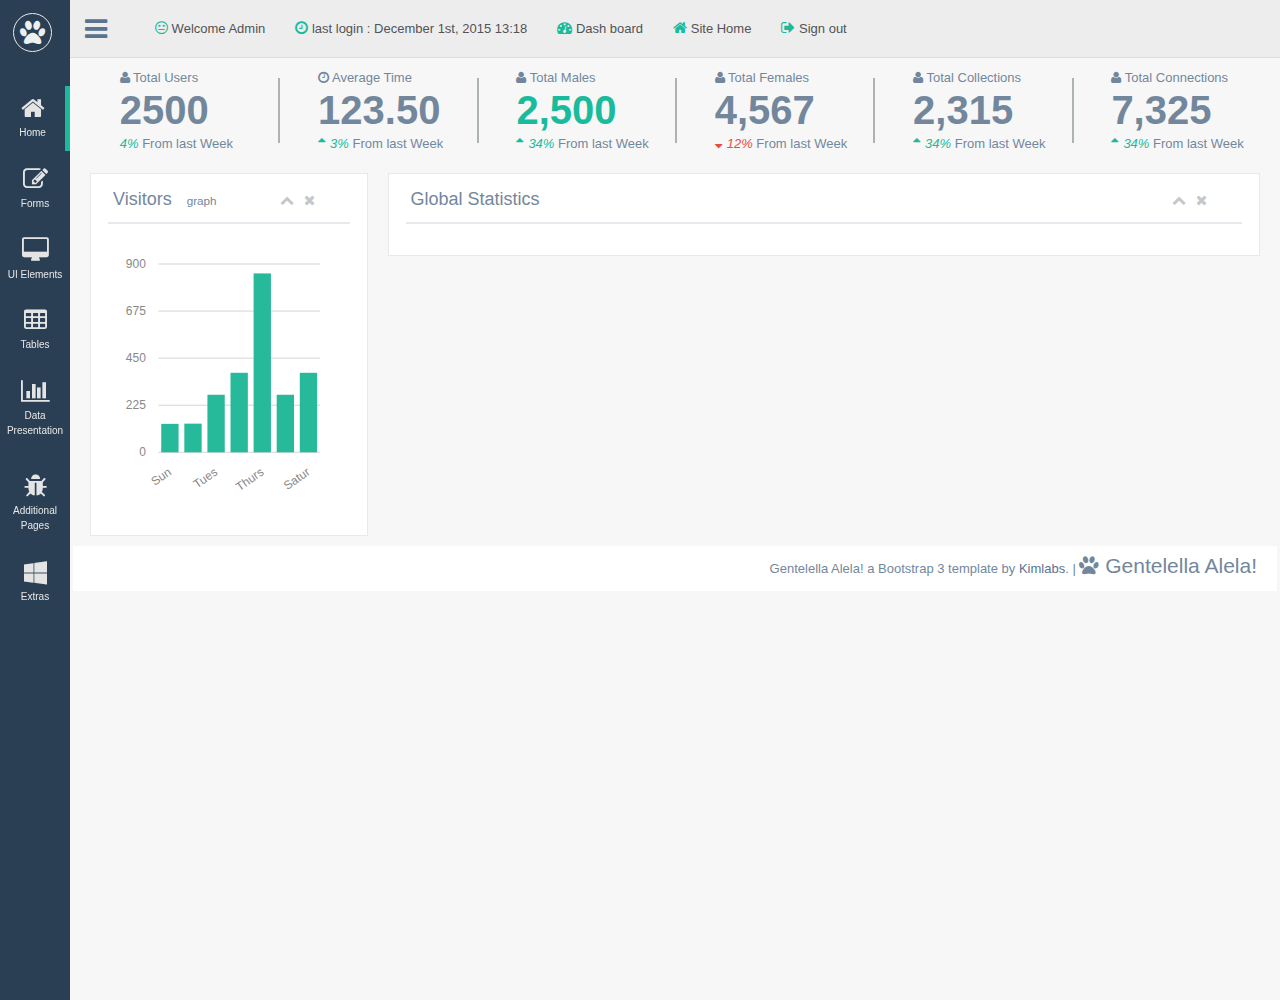
<file: index.html>
<!DOCTYPE html>
<html lang="en">

<head>
    <meta http-equiv="Content-Type" content="text/html; charset=UTF-8">
    <!-- Meta, title, CSS, favicons, etc. -->
    <meta charset="utf-8">
    <meta http-equiv="X-UA-Compatible" content="IE=edge">
    <meta name="viewport" content="width=device-width, initial-scale=1">

    <title>Gentallela Alela! | </title>

    <!-- Bootstrap core CSS -->

    <link href="css/bootstrap.min.css" rel="stylesheet">

    <link href="fonts/css/font-awesome.min.css" rel="stylesheet">
    <link href="css/animate.min.css" rel="stylesheet">

    <!-- Custom styling plus plugins -->
    <link href="css/custom.css" rel="stylesheet">
    <link rel="stylesheet" type="text/css" href="css/maps/jquery-jvectormap-2.0.1.css" />
    <link href="css/icheck/flat/green.css" rel="stylesheet" />
    <link href="css/floatexamples.css" rel="stylesheet" type="text/css" />

    <script src="js/jquery.min.js"></script>
    <script src="js/nprogress.js"></script>
    <script>
        NProgress.start();
    </script>
    
    <!--[if lt IE 9]>
        <script src="../assets/js/ie8-responsive-file-warning.js"></script>
        <![endif]-->

    <!-- HTML5 shim and Respond.js for IE8 support of HTML5 elements and media queries -->
    <!--[if lt IE 9]>
          <script src="https://oss.maxcdn.com/html5shiv/3.7.2/html5shiv.min.js"></script>
          <script src="https://oss.maxcdn.com/respond/1.4.2/respond.min.js"></script>
        <![endif]-->

</head>


<body class="nav-sm">

    <div class="container body">


        <div class="main_container">

            <div class="col-md-3 left_col">
                <div class="left_col">

                    <div class="navbar nav_title" style="border: 0;">
                        <a href="index.html" class="site_title"><i class="fa fa-paw"></i> <span>Gentellela Alela!</span></a>
                    </div>
                    <div class="clearfix"></div>

                    <br />

                    <!-- sidebar menu -->
                    <div id="sidebar-menu" class="main_menu_side hidden-print main_menu">

                        <div class="menu_section">
                            <ul class="active-sm nav side-menu"> 
                                <li><a><i class="fa fa-home"></i> Home <span class="fa fa-chevron-down"></span></a>
                                    <ul class="nav child_menu" style="display: none">
                                        <li><a href="index.html">Custom Dashboard</a></li>
                                        <li><a href="index2.html">Dashboard2</a></li>
                                        <li><a href="index3.html">Dashboard3</a></li>
                                        <li><a href="index4.html">Dashboard4</a></li>
                                    </ul>
                                </li>                                
                                <li><a><i class="fa fa-edit"></i> Forms <span class="fa fa-chevron-down"></span></a>
                                    <ul class="nav child_menu" style="display: none">
                                        <li><a href="form.html">General Form</a>
                                        </li>
                                        <li><a href="form_advanced.html">Advanced Components</a>
                                        </li>
                                        <li><a href="form_validation.html">Form Validation</a>
                                        </li>
                                        <li><a href="form_wizards.html">Form Wizard</a>
                                        </li>
                                        <li><a href="form_upload.html">Form Upload</a>
                                        </li>
                                        <li><a href="form_buttons.html">Form Buttons</a>
                                        </li>
                                    </ul>
                                </li>
                                <li><a><i class="fa fa-desktop"></i> UI Elements <span class="fa fa-chevron-down"></span></a>
                                    <ul class="nav child_menu" style="display: none">
                                        <li><a href="general_elements.html">General Elements</a>
                                        </li>
                                        <li><a href="media_gallery.html">Media Gallery</a>
                                        </li>
                                        <li><a href="typography.html">Typography</a>
                                        </li>
                                        <li><a href="icons.html">Icons</a>
                                        </li>
                                        <li><a href="glyphicons.html">Glyphicons</a>
                                        </li>
                                        <li><a href="widgets.html">Widgets</a>
                                        </li>
                                        <li><a href="invoice.html">Invoice</a>
                                        </li>
                                        <li><a href="inbox.html">Inbox</a>
                                        </li>
                                        <li><a href="calender.html">Calender</a>
                                        </li>
                                    </ul>
                                </li>
                                <li><a><i class="fa fa-table"></i> Tables <span class="fa fa-chevron-down"></span></a>
                                    <ul class="nav child_menu" style="display: none">
                                        <li><a href="tables.html">Tables</a>
                                        </li>
                                        <li><a href="tables_dynamic.html">Table Dynamic</a>
                                        </li>
                                    </ul>
                                </li>
                                <li><a><i class="fa fa-bar-chart-o"></i> Data Presentation <span class="fa fa-chevron-down"></span></a>
                                    <ul class="nav child_menu" style="display: none">
                                        <li><a href="chartjs.html">Chart JS</a>
                                        </li>
                                        <li><a href="chartjs2.html">Chart JS2</a>
                                        </li>
                                        <li><a href="morisjs.html">Moris JS</a>
                                        </li>
                                        <li><a href="echarts.html">ECharts </a>
                                        </li>
                                        <li><a href="other_charts.html">Other Charts </a>
                                        </li>
                                    </ul>
                                </li>
                            </ul>
                        </div>
                        <div class="menu_section">
                            <ul class="nav side-menu">
                                <li><a><i class="fa fa-bug"></i> Additional Pages <span class="fa fa-chevron-down"></span></a>
                                    <ul class="nav child_menu" style="display: none">
                                        <li><a href="e_commerce.html">E-commerce</a>
                                        </li>
                                        <li><a href="projects.html">Projects</a>
                                        </li>
                                        <li><a href="project_detail.html">Project Detail</a>
                                        </li>
                                        <li><a href="contacts.html">Contacts</a>
                                        </li>
                                        <li><a href="profile.html">Profile</a>
                                        </li>
                                    </ul>
                                </li>
                                <li><a><i class="fa fa-windows"></i> Extras <span class="fa fa-chevron-down"></span></a>
                                    <ul class="nav child_menu" style="display: none">
                                        <li><a href="page_404.html">404 Error</a>
                                        </li>
                                        <li><a href="page_500.html">500 Error</a>
                                        </li>
                                        <li><a href="plain_page.html">Plain Page</a>
                                        </li>
                                        <li><a href="login.html">Login Page</a>
                                        </li>
                                        <li><a href="pricing_tables.html">Pricing Tables</a>
                                        </li>
                                    </ul>
                                </li>
                            </ul>
                        </div>

                    </div>
                    <!-- /sidebar menu -->

                    <!-- /menu footer buttons -->
                    <div class="sidebar-footer hidden-small" style="display: none">
                        <a data-toggle="tooltip" data-placement="top" title="Settings">
                            <span class="glyphicon glyphicon-cog" aria-hidden="true"></span>
                        </a>
                        <a data-toggle="tooltip" data-placement="top" title="FullScreen">
                            <span class="glyphicon glyphicon-fullscreen" aria-hidden="true"></span>
                        </a>
                        <a data-toggle="tooltip" data-placement="top" title="Lock">
                            <span class="glyphicon glyphicon-eye-close" aria-hidden="true"></span>
                        </a>
                        <a data-toggle="tooltip" data-placement="top" title="Logout">
                            <span class="glyphicon glyphicon-off" aria-hidden="true"></span>
                        </a>
                    </div>
                    <!-- /menu footer buttons -->
                </div>
            </div>

            <!-- top navigation -->
            <div class="top_nav">

                <div class="nav_menu">
                    <nav class="" role="navigation">
                        <div class="nav toggle">
                            <a id="menu_toggle"><i class="fa fa-bars"></i></a>
                        </div>

                        <ul class="nav navbar-nav navbar-left">
                            <li>
                                <a href="#">
                                    <i class="fa fa-meh-o"></i>
                                    Welcome Admin
                                </a>
                            </li>

                            <li>
                                <a href="#">
                                    <i class="fa fa-clock-o"></i>
                                    last login : December 1st, 2015 13:18
                                </a>
                            </li>

                            <li>
                                <a href="#">
                                    <i class="fa fa-tachometer"></i>
                                    Dash board
                                </a>
                            </li>

                            <li>
                                <a href="#">
                                    <i class="fa fa-home"></i>
                                    Site Home
                                </a>
                            </li>

                            <li>
                                <a href="#">
                                    <i class="fa fa-sign-out"></i>
                                    Sign out
                                </a>
                            </li>                                                        

                        </ul>
                    </nav>
                </div>

            </div>
            <!-- /top navigation -->


            <!-- page content -->
            <div class="right_col" role="main">

                <!-- top tiles -->
                <div class="row tile_count">
                    <div class="animated flipInY col-md-2 col-sm-4 col-xs-4 tile_stats_count">
                        <div class="left"></div>
                        <div class="right">
                            <span class="count_top"><i class="fa fa-user"></i> Total Users</span>
                            <div class="count">2500</div>
                            <span class="count_bottom"><i class="green">4% </i> From last Week</span>
                        </div>
                    </div>
                    <div class="animated flipInY col-md-2 col-sm-4 col-xs-4 tile_stats_count">
                        <div class="left"></div>
                        <div class="right">
                            <span class="count_top"><i class="fa fa-clock-o"></i> Average Time</span>
                            <div class="count">123.50</div>
                            <span class="count_bottom"><i class="green"><i class="fa fa-sort-asc"></i>3% </i> From last Week</span>
                        </div>
                    </div>
                    <div class="animated flipInY col-md-2 col-sm-4 col-xs-4 tile_stats_count">
                        <div class="left"></div>
                        <div class="right">
                            <span class="count_top"><i class="fa fa-user"></i> Total Males</span>
                            <div class="count green">2,500</div>
                            <span class="count_bottom"><i class="green"><i class="fa fa-sort-asc"></i>34% </i> From last Week</span>
                        </div>
                    </div>
                    <div class="animated flipInY col-md-2 col-sm-4 col-xs-4 tile_stats_count">
                        <div class="left"></div>
                        <div class="right">
                            <span class="count_top"><i class="fa fa-user"></i> Total Females</span>
                            <div class="count">4,567</div>
                            <span class="count_bottom"><i class="red"><i class="fa fa-sort-desc"></i>12% </i> From last Week</span>
                        </div>
                    </div>
                    <div class="animated flipInY col-md-2 col-sm-4 col-xs-4 tile_stats_count">
                        <div class="left"></div>
                        <div class="right">
                            <span class="count_top"><i class="fa fa-user"></i> Total Collections</span>
                            <div class="count">2,315</div>
                            <span class="count_bottom"><i class="green"><i class="fa fa-sort-asc"></i>34% </i> From last Week</span>
                        </div>
                    </div>
                    <div class="animated flipInY col-md-2 col-sm-4 col-xs-4 tile_stats_count">
                        <div class="left"></div>
                        <div class="right">
                            <span class="count_top"><i class="fa fa-user"></i> Total Connections</span>
                            <div class="count">7,325</div>
                            <span class="count_bottom"><i class="green"><i class="fa fa-sort-asc"></i>34% </i> From last Week</span>
                        </div>
                    </div>

                </div>
                <!-- /top tiles -->

                    
                <!--row-->
                <div class="row">

                    <!-- bar chart -->
                    <div class="col-md-3 col-sm-3 col-xs-12">
                        <div class="x_panel">
                            <div class="x_title">
                                <h2>Visitors <small>graph</small></h2>
                                <ul class="nav navbar-right panel_toolbox ">
                                    <li><a class="collapse-link"><i class="fa fa-chevron-up"></i></a>
                                    </li>
                                    <li><a class="close-link"><i class="fa fa-close"></i></a>
                                    </li>
                                </ul>
                                <div class="clearfix"></div>
                            </div>
                            <div class="x_content">
                                <div id="graph_bar" style="width:100%; height:280px;"></div>
                            </div>
                        </div>
                    </div>
                    <!-- /bar charts -->

                    <!-- Statistics -->
                    <div class="col-md-9 col-sm-9 col-xs-12">
                        <div class="x_panel">
                            <div class="x_title">
                                <h2>Global Statistics</h2>
                                <ul class="nav navbar-right panel_toolbox ">
                                    <li><a class="collapse-link"><i class="fa fa-chevron-up"></i></a>
                                    </li>
                                    <li><a class="close-link"><i class="fa fa-close"></i></a>
                                    </li>
                                </ul>
                                <div class="clearfix"></div>
                            </div>
                            <div class="x_content">

                            </div>
                        </div>
                    </div>
                    <!-- /Statistics -->

                </div><!--row-->


                <!-- footer content -->

                <footer>
                    <div class="">
                        <p class="pull-right">Gentelella Alela! a Bootstrap 3 template by <a>Kimlabs</a>. |
                            <span class="lead"> <i class="fa fa-paw"></i> Gentelella Alela!</span>
                        </p>
                    </div>
                    <div class="clearfix"></div>
                </footer>
                <!-- /footer content -->
            </div>
            <!-- /page content -->

        </div>

    </div>

    <div id="custom_notifications" class="custom-notifications dsp_none">
        <ul class="list-unstyled notifications clearfix" data-tabbed_notifications="notif-group">
        </ul>
        <div class="clearfix"></div>
        <div id="notif-group" class="tabbed_notifications"></div>
    </div>

    <script src="js/bootstrap.min.js"></script>

    <!-- gauge js -->
    <script type="text/javascript" src="js/gauge/gauge.min.js"></script>
    <script type="text/javascript" src="js/gauge/gauge_demo.js"></script>
    <!-- chart js -->
    <script src="js/chartjs/chart.min.js"></script>
    <!-- bootstrap progress js -->
    <script src="js/progressbar/bootstrap-progressbar.min.js"></script>
    <script src="js/nicescroll/jquery.nicescroll.min.js"></script>
    <!-- icheck -->
    <script src="js/icheck/icheck.min.js"></script>
    <!-- daterangepicker -->
    <script type="text/javascript" src="js/moment.min.js"></script>
    <script type="text/javascript" src="js/datepicker/daterangepicker.js"></script>

    <script src="js/custom.js"></script>

    <!-- moris js -->
    <script src="js/moris/raphael-min.js"></script>
    <script src="js/moris/morris.js"></script>

    <script>
        Morris.Bar({
        element: 'graph_bar',
        data: [
            {device: 'Sun', visitors: 136},
            {device: 'Mon', visitors: 137},
            {device: 'Tues', visitors: 275},
            {device: 'Wed', visitors: 380},
            {device: 'Thurs', visitors: 855},
            {device: 'Fri', visitors: 275},
            {device: 'Satur', visitors: 380},
        ],
        xkey: 'device',
        ykeys: ['visitors'],
        labels: ['visitors'],
        barRatio: 0.4,
        barColors: ['#26B99A'],
        xLabelAngle: 35,
        hideHover: 'auto'
    });
    </script>

    <script>
        NProgress.done();
    </script>
    <!-- /datepicker -->
    <!-- /footer content -->
</body>

</html>
</file>
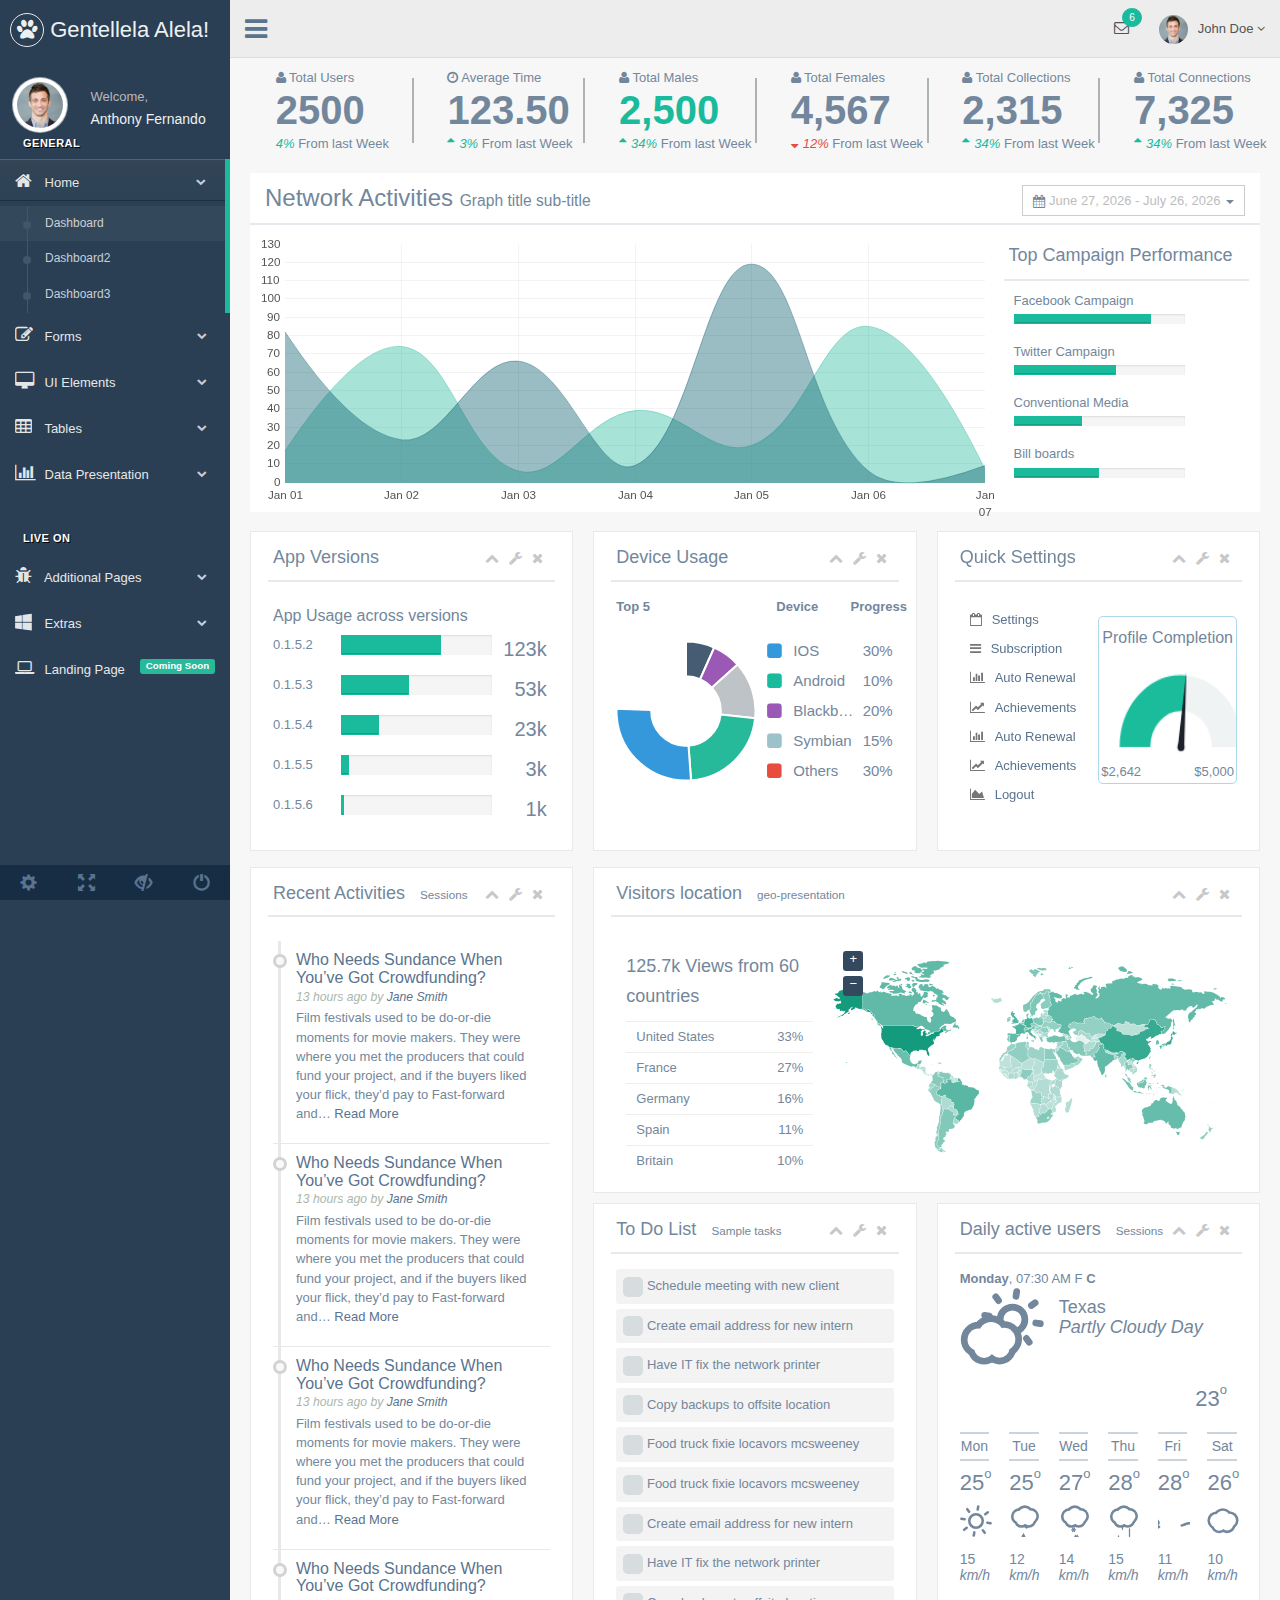
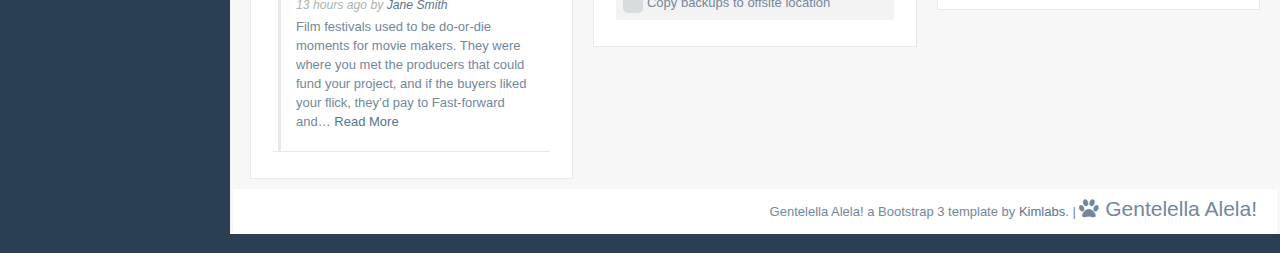
<file: production/index.html>
<!DOCTYPE html>
<html lang="en">

<head>
    <meta http-equiv="Content-Type" content="text/html; charset=UTF-8">
    <!-- Meta, title, CSS, favicons, etc. -->
    <meta charset="utf-8">
    <meta http-equiv="X-UA-Compatible" content="IE=edge">
    <meta name="viewport" content="width=device-width, initial-scale=1">

    <title>Gentallela Alela! | </title>

    <!-- Bootstrap core CSS -->

    <link href="css/bootstrap.min.css" rel="stylesheet">

    <link href="fonts/css/font-awesome.min.css" rel="stylesheet">
    <link href="css/animate.min.css" rel="stylesheet">

    <!-- Custom styling plus plugins -->
    <link href="css/custom.css" rel="stylesheet">
    <link rel="stylesheet" type="text/css" href="css/maps/jquery-jvectormap-2.0.1.css" />
    <link href="css/icheck/flat/green.css" rel="stylesheet" />
    <link href="css/floatexamples.css" rel="stylesheet" type="text/css" />

    <script src="js/jquery.min.js"></script>
    <script src="js/nprogress.js"></script>
    <script>
        NProgress.start();
    </script>
    
    <!--[if lt IE 9]>
        <script src="../assets/js/ie8-responsive-file-warning.js"></script>
        <![endif]-->

    <!-- HTML5 shim and Respond.js for IE8 support of HTML5 elements and media queries -->
    <!--[if lt IE 9]>
          <script src="https://oss.maxcdn.com/html5shiv/3.7.2/html5shiv.min.js"></script>
          <script src="https://oss.maxcdn.com/respond/1.4.2/respond.min.js"></script>
        <![endif]-->

</head>


<body class="nav-md">

    <div class="container body">


        <div class="main_container">

            <div class="col-md-3 left_col">
                <div class="left_col scroll-view">

                    <div class="navbar nav_title" style="border: 0;">
                        <a href="index.html" class="site_title"><i class="fa fa-paw"></i> <span>Gentellela Alela!</span></a>
                    </div>
                    <div class="clearfix"></div>

                    <!-- menu prile quick info -->
                    <div class="profile">
                        <div class="profile_pic">
                            <img src="images/img.jpg" alt="..." class="img-circle profile_img">
                        </div>
                        <div class="profile_info">
                            <span>Welcome,</span>
                            <h2>Anthony Fernando</h2>
                        </div>
                    </div>
                    <!-- /menu prile quick info -->

                    <br />

                    <!-- sidebar menu -->
                    <div id="sidebar-menu" class="main_menu_side hidden-print main_menu">

                        <div class="menu_section">
                            <h3>General</h3>
                            <ul class="nav side-menu">
                                <li><a><i class="fa fa-home"></i> Home <span class="fa fa-chevron-down"></span></a>
                                    <ul class="nav child_menu" style="display: none">
                                        <li><a href="index.html">Dashboard</a>
                                        </li>
                                        <li><a href="index2.html">Dashboard2</a>
                                        </li>
                                        <li><a href="index3.html">Dashboard3</a>
                                        </li>
                                    </ul>
                                </li>
                                <li><a><i class="fa fa-edit"></i> Forms <span class="fa fa-chevron-down"></span></a>
                                    <ul class="nav child_menu" style="display: none">
                                        <li><a href="form.html">General Form</a>
                                        </li>
                                        <li><a href="form_advanced.html">Advanced Components</a>
                                        </li>
                                        <li><a href="form_validation.html">Form Validation</a>
                                        </li>
                                        <li><a href="form_wizards.html">Form Wizard</a>
                                        </li>
                                        <li><a href="form_upload.html">Form Upload</a>
                                        </li>
                                        <li><a href="form_buttons.html">Form Buttons</a>
                                        </li>
                                    </ul>
                                </li>
                                <li><a><i class="fa fa-desktop"></i> UI Elements <span class="fa fa-chevron-down"></span></a>
                                    <ul class="nav child_menu" style="display: none">
                                        <li><a href="general_elements.html">General Elements</a>
                                        </li>
                                        <li><a href="media_gallery.html">Media Gallery</a>
                                        </li>
                                        <li><a href="typography.html">Typography</a>
                                        </li>
                                        <li><a href="icons.html">Icons</a>
                                        </li>
                                        <li><a href="glyphicons.html">Glyphicons</a>
                                        </li>
                                        <li><a href="widgets.html">Widgets</a>
                                        </li>
                                        <li><a href="invoice.html">Invoice</a>
                                        </li>
                                        <li><a href="inbox.html">Inbox</a>
                                        </li>
                                        <li><a href="calender.html">Calender</a>
                                        </li>
                                    </ul>
                                </li>
                                <li><a><i class="fa fa-table"></i> Tables <span class="fa fa-chevron-down"></span></a>
                                    <ul class="nav child_menu" style="display: none">
                                        <li><a href="tables.html">Tables</a>
                                        </li>
                                        <li><a href="tables_dynamic.html">Table Dynamic</a>
                                        </li>
                                    </ul>
                                </li>
                                <li><a><i class="fa fa-bar-chart-o"></i> Data Presentation <span class="fa fa-chevron-down"></span></a>
                                    <ul class="nav child_menu" style="display: none">
                                        <li><a href="chartjs.html">Chart JS</a>
                                        </li>
                                        <li><a href="chartjs2.html">Chart JS2</a>
                                        </li>
                                        <li><a href="morisjs.html">Moris JS</a>
                                        </li>
                                        <li><a href="echarts.html">ECharts </a>
                                        </li>
                                        <li><a href="other_charts.html">Other Charts </a>
                                        </li>
                                    </ul>
                                </li>
                            </ul>
                        </div>
                        <div class="menu_section">
                            <h3>Live On</h3>
                            <ul class="nav side-menu">
                                <li><a><i class="fa fa-bug"></i> Additional Pages <span class="fa fa-chevron-down"></span></a>
                                    <ul class="nav child_menu" style="display: none">
                                        <li><a href="e_commerce.html">E-commerce</a>
                                        </li>
                                        <li><a href="projects.html">Projects</a>
                                        </li>
                                        <li><a href="project_detail.html">Project Detail</a>
                                        </li>
                                        <li><a href="contacts.html">Contacts</a>
                                        </li>
                                        <li><a href="profile.html">Profile</a>
                                        </li>
                                    </ul>
                                </li>
                                <li><a><i class="fa fa-windows"></i> Extras <span class="fa fa-chevron-down"></span></a>
                                    <ul class="nav child_menu" style="display: none">
                                        <li><a href="page_404.html">404 Error</a>
                                        </li>
                                        <li><a href="page_500.html">500 Error</a>
                                        </li>
                                        <li><a href="plain_page.html">Plain Page</a>
                                        </li>
                                        <li><a href="login.html">Login Page</a>
                                        </li>
                                        <li><a href="pricing_tables.html">Pricing Tables</a>
                                        </li>

                                    </ul>
                                </li>
                                <li><a><i class="fa fa-laptop"></i> Landing Page <span class="label label-success pull-right">Coming Soon</span></a>
                                </li>
                            </ul>
                        </div>

                    </div>
                    <!-- /sidebar menu -->

                    <!-- /menu footer buttons -->
                    <div class="sidebar-footer hidden-small">
                        <a data-toggle="tooltip" data-placement="top" title="Settings">
                            <span class="glyphicon glyphicon-cog" aria-hidden="true"></span>
                        </a>
                        <a data-toggle="tooltip" data-placement="top" title="FullScreen">
                            <span class="glyphicon glyphicon-fullscreen" aria-hidden="true"></span>
                        </a>
                        <a data-toggle="tooltip" data-placement="top" title="Lock">
                            <span class="glyphicon glyphicon-eye-close" aria-hidden="true"></span>
                        </a>
                        <a data-toggle="tooltip" data-placement="top" title="Logout">
                            <span class="glyphicon glyphicon-off" aria-hidden="true"></span>
                        </a>
                    </div>
                    <!-- /menu footer buttons -->
                </div>
            </div>

            <!-- top navigation -->
            <div class="top_nav">

                <div class="nav_menu">
                    <nav class="" role="navigation">
                        <div class="nav toggle">
                            <a id="menu_toggle"><i class="fa fa-bars"></i></a>
                        </div>

                        <ul class="nav navbar-nav navbar-right">
                            <li class="">
                                <a href="javascript:;" class="user-profile dropdown-toggle" data-toggle="dropdown" aria-expanded="false">
                                    <img src="images/img.jpg" alt="">John Doe
                                    <span class=" fa fa-angle-down"></span>
                                </a>
                                <ul class="dropdown-menu dropdown-usermenu animated fadeInDown pull-right">
                                    <li><a href="javascript:;">  Profile</a>
                                    </li>
                                    <li>
                                        <a href="javascript:;">
                                            <span class="badge bg-red pull-right">50%</span>
                                            <span>Settings</span>
                                        </a>
                                    </li>
                                    <li>
                                        <a href="javascript:;">Help</a>
                                    </li>
                                    <li><a href="login.html"><i class="fa fa-sign-out pull-right"></i> Log Out</a>
                                    </li>
                                </ul>
                            </li>

                            <li role="presentation" class="dropdown">
                                <a href="javascript:;" class="dropdown-toggle info-number" data-toggle="dropdown" aria-expanded="false">
                                    <i class="fa fa-envelope-o"></i>
                                    <span class="badge bg-green">6</span>
                                </a>
                                <ul id="menu1" class="dropdown-menu list-unstyled msg_list animated fadeInDown" role="menu">
                                    <li>
                                        <a>
                                            <span class="image">
                                        <img src="images/img.jpg" alt="Profile Image" />
                                    </span>
                                            <span>
                                        <span>John Smith</span>
                                            <span class="time">3 mins ago</span>
                                            </span>
                                            <span class="message">
                                        Film festivals used to be do-or-die moments for movie makers. They were where... 
                                    </span>
                                        </a>
                                    </li>
                                    <li>
                                        <a>
                                            <span class="image">
                                        <img src="images/img.jpg" alt="Profile Image" />
                                    </span>
                                            <span>
                                        <span>John Smith</span>
                                            <span class="time">3 mins ago</span>
                                            </span>
                                            <span class="message">
                                        Film festivals used to be do-or-die moments for movie makers. They were where... 
                                    </span>
                                        </a>
                                    </li>
                                    <li>
                                        <a>
                                            <span class="image">
                                        <img src="images/img.jpg" alt="Profile Image" />
                                    </span>
                                            <span>
                                        <span>John Smith</span>
                                            <span class="time">3 mins ago</span>
                                            </span>
                                            <span class="message">
                                        Film festivals used to be do-or-die moments for movie makers. They were where... 
                                    </span>
                                        </a>
                                    </li>
                                    <li>
                                        <a>
                                            <span class="image">
                                        <img src="images/img.jpg" alt="Profile Image" />
                                    </span>
                                            <span>
                                        <span>John Smith</span>
                                            <span class="time">3 mins ago</span>
                                            </span>
                                            <span class="message">
                                        Film festivals used to be do-or-die moments for movie makers. They were where... 
                                    </span>
                                        </a>
                                    </li>
                                    <li>
                                        <div class="text-center">
                                            <a>
                                                <strong><a href="inbox.html">See All Alerts</strong>
                                                <i class="fa fa-angle-right"></i>
                                            </a>
                                        </div>
                                    </li>
                                </ul>
                            </li>

                        </ul>
                    </nav>
                </div>

            </div>
            <!-- /top navigation -->


            <!-- page content -->
            <div class="right_col" role="main">

                <!-- top tiles -->
                <div class="row tile_count">
                    <div class="animated flipInY col-md-2 col-sm-4 col-xs-4 tile_stats_count">
                        <div class="left"></div>
                        <div class="right">
                            <span class="count_top"><i class="fa fa-user"></i> Total Users</span>
                            <div class="count">2500</div>
                            <span class="count_bottom"><i class="green">4% </i> From last Week</span>
                        </div>
                    </div>
                    <div class="animated flipInY col-md-2 col-sm-4 col-xs-4 tile_stats_count">
                        <div class="left"></div>
                        <div class="right">
                            <span class="count_top"><i class="fa fa-clock-o"></i> Average Time</span>
                            <div class="count">123.50</div>
                            <span class="count_bottom"><i class="green"><i class="fa fa-sort-asc"></i>3% </i> From last Week</span>
                        </div>
                    </div>
                    <div class="animated flipInY col-md-2 col-sm-4 col-xs-4 tile_stats_count">
                        <div class="left"></div>
                        <div class="right">
                            <span class="count_top"><i class="fa fa-user"></i> Total Males</span>
                            <div class="count green">2,500</div>
                            <span class="count_bottom"><i class="green"><i class="fa fa-sort-asc"></i>34% </i> From last Week</span>
                        </div>
                    </div>
                    <div class="animated flipInY col-md-2 col-sm-4 col-xs-4 tile_stats_count">
                        <div class="left"></div>
                        <div class="right">
                            <span class="count_top"><i class="fa fa-user"></i> Total Females</span>
                            <div class="count">4,567</div>
                            <span class="count_bottom"><i class="red"><i class="fa fa-sort-desc"></i>12% </i> From last Week</span>
                        </div>
                    </div>
                    <div class="animated flipInY col-md-2 col-sm-4 col-xs-4 tile_stats_count">
                        <div class="left"></div>
                        <div class="right">
                            <span class="count_top"><i class="fa fa-user"></i> Total Collections</span>
                            <div class="count">2,315</div>
                            <span class="count_bottom"><i class="green"><i class="fa fa-sort-asc"></i>34% </i> From last Week</span>
                        </div>
                    </div>
                    <div class="animated flipInY col-md-2 col-sm-4 col-xs-4 tile_stats_count">
                        <div class="left"></div>
                        <div class="right">
                            <span class="count_top"><i class="fa fa-user"></i> Total Connections</span>
                            <div class="count">7,325</div>
                            <span class="count_bottom"><i class="green"><i class="fa fa-sort-asc"></i>34% </i> From last Week</span>
                        </div>
                    </div>

                </div>
                <!-- /top tiles -->

                <div class="row">
                    <div class="col-md-12 col-sm-12 col-xs-12">
                        <div class="dashboard_graph">

                            <div class="row x_title">
                                <div class="col-md-6">
                                    <h3>Network Activities <small>Graph title sub-title</small></h3>
                                </div>
                                <div class="col-md-6">
                                    <div id="reportrange" class="pull-right" style="background: #fff; cursor: pointer; padding: 5px 10px; border: 1px solid #ccc">
                                        <i class="glyphicon glyphicon-calendar fa fa-calendar"></i>
                                        <span>December 30, 2014 - January 28, 2015</span> <b class="caret"></b>
                                    </div>
                                </div>
                            </div>

                            <div class="col-md-9 col-sm-9 col-xs-12">
                                <div id="placeholder33" style="height: 260px; display: none" class="demo-placeholder"></div>
                                <div style="width: 100%;">
                                    <div id="canvas_dahs" class="demo-placeholder" style="width: 100%; height:270px;"></div>
                                </div>
                            </div>
                            <div class="col-md-3 col-sm-3 col-xs-12 bg-white">
                                <div class="x_title">
                                    <h2>Top Campaign Performance</h2>
                                    <div class="clearfix"></div>
                                </div>

                                <div class="col-md-12 col-sm-12 col-xs-6">
                                    <div>
                                        <p>Facebook Campaign</p>
                                        <div class="">
                                            <div class="progress progress_sm" style="width: 76%;">
                                                <div class="progress-bar bg-green" role="progressbar" data-transitiongoal="80"></div>
                                            </div>
                                        </div>
                                    </div>
                                    <div>
                                        <p>Twitter Campaign</p>
                                        <div class="">
                                            <div class="progress progress_sm" style="width: 76%;">
                                                <div class="progress-bar bg-green" role="progressbar" data-transitiongoal="60"></div>
                                            </div>
                                        </div>
                                    </div>
                                </div>
                                <div class="col-md-12 col-sm-12 col-xs-6">
                                    <div>
                                        <p>Conventional Media</p>
                                        <div class="">
                                            <div class="progress progress_sm" style="width: 76%;">
                                                <div class="progress-bar bg-green" role="progressbar" data-transitiongoal="40"></div>
                                            </div>
                                        </div>
                                    </div>
                                    <div>
                                        <p>Bill boards</p>
                                        <div class="">
                                            <div class="progress progress_sm" style="width: 76%;">
                                                <div class="progress-bar bg-green" role="progressbar" data-transitiongoal="50"></div>
                                            </div>
                                        </div>
                                    </div>
                                </div>

                            </div>

                            <div class="clearfix"></div>
                        </div>
                    </div>

                </div>
                <br />

                <div class="row">


                    <div class="col-md-4 col-sm-4 col-xs-12">
                        <div class="x_panel tile fixed_height_320">
                            <div class="x_title">
                                <h2>App Versions</h2>
                                <ul class="nav navbar-right panel_toolbox">
                                    <li><a class="collapse-link"><i class="fa fa-chevron-up"></i></a>
                                    </li>
                                    <li class="dropdown">
                                        <a href="#" class="dropdown-toggle" data-toggle="dropdown" role="button" aria-expanded="false"><i class="fa fa-wrench"></i></a>
                                        <ul class="dropdown-menu" role="menu">
                                            <li><a href="#">Settings 1</a>
                                            </li>
                                            <li><a href="#">Settings 2</a>
                                            </li>
                                        </ul>
                                    </li>
                                    <li><a class="close-link"><i class="fa fa-close"></i></a>
                                    </li>
                                </ul>
                                <div class="clearfix"></div>
                            </div>
                            <div class="x_content">
                                <h4>App Usage across versions</h4>
                                <div class="widget_summary">
                                    <div class="w_left w_25">
                                        <span>0.1.5.2</span>
                                    </div>
                                    <div class="w_center w_55">
                                        <div class="progress">
                                            <div class="progress-bar bg-green" role="progressbar" aria-valuenow="60" aria-valuemin="0" aria-valuemax="100" style="width: 66%;">
                                                <span class="sr-only">60% Complete</span>
                                            </div>
                                        </div>
                                    </div>
                                    <div class="w_right w_20">
                                        <span>123k</span>
                                    </div>
                                    <div class="clearfix"></div>
                                </div>

                                <div class="widget_summary">
                                    <div class="w_left w_25">
                                        <span>0.1.5.3</span>
                                    </div>
                                    <div class="w_center w_55">
                                        <div class="progress">
                                            <div class="progress-bar bg-green" role="progressbar" aria-valuenow="60" aria-valuemin="0" aria-valuemax="100" style="width: 45%;">
                                                <span class="sr-only">60% Complete</span>
                                            </div>
                                        </div>
                                    </div>
                                    <div class="w_right w_20">
                                        <span>53k</span>
                                    </div>
                                    <div class="clearfix"></div>
                                </div>
                                <div class="widget_summary">
                                    <div class="w_left w_25">
                                        <span>0.1.5.4</span>
                                    </div>
                                    <div class="w_center w_55">
                                        <div class="progress">
                                            <div class="progress-bar bg-green" role="progressbar" aria-valuenow="60" aria-valuemin="0" aria-valuemax="100" style="width: 25%;">
                                                <span class="sr-only">60% Complete</span>
                                            </div>
                                        </div>
                                    </div>
                                    <div class="w_right w_20">
                                        <span>23k</span>
                                    </div>
                                    <div class="clearfix"></div>
                                </div>
                                <div class="widget_summary">
                                    <div class="w_left w_25">
                                        <span>0.1.5.5</span>
                                    </div>
                                    <div class="w_center w_55">
                                        <div class="progress">
                                            <div class="progress-bar bg-green" role="progressbar" aria-valuenow="60" aria-valuemin="0" aria-valuemax="100" style="width: 5%;">
                                                <span class="sr-only">60% Complete</span>
                                            </div>
                                        </div>
                                    </div>
                                    <div class="w_right w_20">
                                        <span>3k</span>
                                    </div>
                                    <div class="clearfix"></div>
                                </div>
                                <div class="widget_summary">
                                    <div class="w_left w_25">
                                        <span>0.1.5.6</span>
                                    </div>
                                    <div class="w_center w_55">
                                        <div class="progress">
                                            <div class="progress-bar bg-green" role="progressbar" aria-valuenow="60" aria-valuemin="0" aria-valuemax="100" style="width: 2%;">
                                                <span class="sr-only">60% Complete</span>
                                            </div>
                                        </div>
                                    </div>
                                    <div class="w_right w_20">
                                        <span>1k</span>
                                    </div>
                                    <div class="clearfix"></div>
                                </div>

                            </div>
                        </div>
                    </div>

                    <div class="col-md-4 col-sm-4 col-xs-12">
                        <div class="x_panel tile fixed_height_320 overflow_hidden">
                            <div class="x_title">
                                <h2>Device Usage</h2>
                                <ul class="nav navbar-right panel_toolbox">
                                    <li><a class="collapse-link"><i class="fa fa-chevron-up"></i></a>
                                    </li>
                                    <li class="dropdown">
                                        <a href="#" class="dropdown-toggle" data-toggle="dropdown" role="button" aria-expanded="false"><i class="fa fa-wrench"></i></a>
                                        <ul class="dropdown-menu" role="menu">
                                            <li><a href="#">Settings 1</a>
                                            </li>
                                            <li><a href="#">Settings 2</a>
                                            </li>
                                        </ul>
                                    </li>
                                    <li><a class="close-link"><i class="fa fa-close"></i></a>
                                    </li>
                                </ul>
                                <div class="clearfix"></div>
                            </div>
                            <div class="x_content">

                                <table class="" style="width:100%">
                                    <tr>
                                        <th style="width:37%;">
                                            <p>Top 5</p>
                                        </th>
                                        <th>
                                            <div class="col-lg-7 col-md-7 col-sm-7 col-xs-7">
                                                <p class="">Device</p>
                                            </div>
                                            <div class="col-lg-5 col-md-5 col-sm-5 col-xs-5">
                                                <p class="">Progress</p>
                                            </div>
                                        </th>
                                    </tr>
                                    <tr>
                                        <td>
                                            <canvas id="canvas1" height="140" width="140" style="margin: 15px 10px 10px 0"></canvas>
                                        </td>
                                        <td>
                                            <table class="tile_info">
                                                <tr>
                                                    <td>
                                                        <p><i class="fa fa-square blue"></i>IOS </p>
                                                    </td>
                                                    <td>30%</td>
                                                </tr>
                                                <tr>
                                                    <td>
                                                        <p><i class="fa fa-square green"></i>Android </p>
                                                    </td>
                                                    <td>10%</td>
                                                </tr>
                                                <tr>
                                                    <td>
                                                        <p><i class="fa fa-square purple"></i>Blackberry </p>
                                                    </td>
                                                    <td>20%</td>
                                                </tr>
                                                <tr>
                                                    <td>
                                                        <p><i class="fa fa-square aero"></i>Symbian </p>
                                                    </td>
                                                    <td>15%</td>
                                                </tr>
                                                <tr>
                                                    <td>
                                                        <p><i class="fa fa-square red"></i>Others </p>
                                                    </td>
                                                    <td>30%</td>
                                                </tr>
                                            </table>
                                        </td>
                                    </tr>
                                </table>
                            </div>
                        </div>
                    </div>


                    <div class="col-md-4 col-sm-4 col-xs-12">
                        <div class="x_panel tile fixed_height_320">
                            <div class="x_title">
                                <h2>Quick Settings</h2>
                                <ul class="nav navbar-right panel_toolbox">
                                    <li><a class="collapse-link"><i class="fa fa-chevron-up"></i></a>
                                    </li>
                                    <li class="dropdown">
                                        <a href="#" class="dropdown-toggle" data-toggle="dropdown" role="button" aria-expanded="false"><i class="fa fa-wrench"></i></a>
                                        <ul class="dropdown-menu" role="menu">
                                            <li><a href="#">Settings 1</a>
                                            </li>
                                            <li><a href="#">Settings 2</a>
                                            </li>
                                        </ul>
                                    </li>
                                    <li><a class="close-link"><i class="fa fa-close"></i></a>
                                    </li>
                                </ul>
                                <div class="clearfix"></div>
                            </div>
                            <div class="x_content">
                                <div class="dashboard-widget-content">
                                    <ul class="quick-list">
                                        <li><i class="fa fa-calendar-o"></i><a href="#">Settings</a>
                                        </li>
                                        <li><i class="fa fa-bars"></i><a href="#">Subscription</a>
                                        </li>
                                        <li><i class="fa fa-bar-chart"></i><a href="#">Auto Renewal</a> </li>
                                        <li><i class="fa fa-line-chart"></i><a href="#">Achievements</a>
                                        </li>
                                        <li><i class="fa fa-bar-chart"></i><a href="#">Auto Renewal</a> </li>
                                        <li><i class="fa fa-line-chart"></i><a href="#">Achievements</a>
                                        </li>
                                        <li><i class="fa fa-area-chart"></i><a href="#">Logout</a>
                                        </li>
                                    </ul>

                                    <div class="sidebar-widget">
                                        <h4>Profile Completion</h4>
                                        <canvas width="150" height="80" id="foo" class="" style="width: 160px; height: 100px;"></canvas>
                                        <div class="goal-wrapper">
                                            <span class="gauge-value pull-left">$</span>
                                            <span id="gauge-text" class="gauge-value pull-left">3,200</span>
                                            <span id="goal-text" class="goal-value pull-right">$5,000</span>
                                        </div>
                                    </div>
                                </div>
                            </div>
                        </div>
                    </div>

                </div>


                <div class="row">
                    <div class="col-md-4 col-sm-4 col-xs-12">
                        <div class="x_panel">
                            <div class="x_title">
                                <h2>Recent Activities <small>Sessions</small></h2>
                                <ul class="nav navbar-right panel_toolbox">
                                    <li><a class="collapse-link"><i class="fa fa-chevron-up"></i></a>
                                    </li>
                                    <li class="dropdown">
                                        <a href="#" class="dropdown-toggle" data-toggle="dropdown" role="button" aria-expanded="false"><i class="fa fa-wrench"></i></a>
                                        <ul class="dropdown-menu" role="menu">
                                            <li><a href="#">Settings 1</a>
                                            </li>
                                            <li><a href="#">Settings 2</a>
                                            </li>
                                        </ul>
                                    </li>
                                    <li><a class="close-link"><i class="fa fa-close"></i></a>
                                    </li>
                                </ul>
                                <div class="clearfix"></div>
                            </div>
                            <div class="x_content">
                                <div class="dashboard-widget-content">

                                    <ul class="list-unstyled timeline widget">
                                        <li>
                                            <div class="block">
                                                <div class="block_content">
                                                    <h2 class="title">
                                            <a>Who Needs Sundance When You’ve Got&nbsp;Crowdfunding?</a>
                                        </h2>
                                                    <div class="byline">
                                                        <span>13 hours ago</span> by <a>Jane Smith</a>
                                                    </div>
                                                    <p class="excerpt">Film festivals used to be do-or-die moments for movie makers. They were where you met the producers that could fund your project, and if the buyers liked your flick, they’d pay to Fast-forward and… <a>Read&nbsp;More</a>
                                                    </p>
                                                </div>
                                            </div>
                                        </li>
                                        <li>
                                            <div class="block">
                                                <div class="block_content">
                                                    <h2 class="title">
                                            <a>Who Needs Sundance When You’ve Got&nbsp;Crowdfunding?</a>
                                        </h2>
                                                    <div class="byline">
                                                        <span>13 hours ago</span> by <a>Jane Smith</a>
                                                    </div>
                                                    <p class="excerpt">Film festivals used to be do-or-die moments for movie makers. They were where you met the producers that could fund your project, and if the buyers liked your flick, they’d pay to Fast-forward and… <a>Read&nbsp;More</a>
                                                    </p>
                                                </div>
                                            </div>
                                        </li>
                                        <li>
                                            <div class="block">
                                                <div class="block_content">
                                                    <h2 class="title">
                                            <a>Who Needs Sundance When You’ve Got&nbsp;Crowdfunding?</a>
                                        </h2>
                                                    <div class="byline">
                                                        <span>13 hours ago</span> by <a>Jane Smith</a>
                                                    </div>
                                                    <p class="excerpt">Film festivals used to be do-or-die moments for movie makers. They were where you met the producers that could fund your project, and if the buyers liked your flick, they’d pay to Fast-forward and… <a>Read&nbsp;More</a>
                                                    </p>
                                                </div>
                                            </div>
                                        </li>
                                        <li>
                                            <div class="block">
                                                <div class="block_content">
                                                    <h2 class="title">
                                            <a>Who Needs Sundance When You’ve Got&nbsp;Crowdfunding?</a>
                                        </h2>
                                                    <div class="byline">
                                                        <span>13 hours ago</span> by <a>Jane Smith</a>
                                                    </div>
                                                    <p class="excerpt">Film festivals used to be do-or-die moments for movie makers. They were where you met the producers that could fund your project, and if the buyers liked your flick, they’d pay to Fast-forward and… <a>Read&nbsp;More</a>
                                                    </p>
                                                </div>
                                            </div>
                                        </li>
                                    </ul>
                                </div>
                            </div>
                        </div>
                    </div>


                    <div class="col-md-8 col-sm-8 col-xs-12">



                        <div class="row">

                            <div class="col-md-12 col-sm-12 col-xs-12">
                                <div class="x_panel">
                                    <div class="x_title">
                                        <h2>Visitors location <small>geo-presentation</small></h2>
                                        <ul class="nav navbar-right panel_toolbox">
                                            <li><a class="collapse-link"><i class="fa fa-chevron-up"></i></a>
                                            </li>
                                            <li class="dropdown">
                                                <a href="#" class="dropdown-toggle" data-toggle="dropdown" role="button" aria-expanded="false"><i class="fa fa-wrench"></i></a>
                                                <ul class="dropdown-menu" role="menu">
                                                    <li><a href="#">Settings 1</a>
                                                    </li>
                                                    <li><a href="#">Settings 2</a>
                                                    </li>
                                                </ul>
                                            </li>
                                            <li><a class="close-link"><i class="fa fa-close"></i></a>
                                            </li>
                                        </ul>
                                        <div class="clearfix"></div>
                                    </div>
                                    <div class="x_content">
                                        <div class="dashboard-widget-content">
                                            <div class="col-md-4 hidden-small">
                                                <h2 class="line_30">125.7k Views from 60 countries</h2>

                                                <table class="countries_list">
                                                    <tbody>
                                                        <tr>
                                                            <td>United States</td>
                                                            <td class="fs15 fw700 text-right">33%</td>
                                                        </tr>
                                                        <tr>
                                                            <td>France</td>
                                                            <td class="fs15 fw700 text-right">27%</td>
                                                        </tr>
                                                        <tr>
                                                            <td>Germany</td>
                                                            <td class="fs15 fw700 text-right">16%</td>
                                                        </tr>
                                                        <tr>
                                                            <td>Spain</td>
                                                            <td class="fs15 fw700 text-right">11%</td>
                                                        </tr>
                                                        <tr>
                                                            <td>Britain</td>
                                                            <td class="fs15 fw700 text-right">10%</td>
                                                        </tr>
                                                    </tbody>
                                                </table>
                                            </div>
                                            <div id="world-map-gdp" class="col-md-8 col-sm-12 col-xs-12" style="height:230px;"></div>
                                        </div>
                                    </div>
                                </div>
                            </div>

                        </div>
                        <div class="row">


                            <!-- Start to do list -->
                            <div class="col-md-6 col-sm-6 col-xs-12">
                                <div class="x_panel">
                                    <div class="x_title">
                                        <h2>To Do List <small>Sample tasks</small></h2>
                                        <ul class="nav navbar-right panel_toolbox">
                                            <li><a class="collapse-link"><i class="fa fa-chevron-up"></i></a>
                                            </li>
                                            <li class="dropdown">
                                                <a href="#" class="dropdown-toggle" data-toggle="dropdown" role="button" aria-expanded="false"><i class="fa fa-wrench"></i></a>
                                                <ul class="dropdown-menu" role="menu">
                                                    <li><a href="#">Settings 1</a>
                                                    </li>
                                                    <li><a href="#">Settings 2</a>
                                                    </li>
                                                </ul>
                                            </li>
                                            <li><a class="close-link"><i class="fa fa-close"></i></a>
                                            </li>
                                        </ul>
                                        <div class="clearfix"></div>
                                    </div>
                                    <div class="x_content">

                                        <div class="">
                                            <ul class="to_do">
                                                <li>
                                                    <p>
                                                        <input type="checkbox" class="flat"> Schedule meeting with new client </p>
                                                </li>
                                                <li>
                                                    <p>
                                                        <input type="checkbox" class="flat"> Create email address for new intern</p>
                                                </li>
                                                <li>
                                                    <p>
                                                        <input type="checkbox" class="flat"> Have IT fix the network printer</p>
                                                </li>
                                                <li>
                                                    <p>
                                                        <input type="checkbox" class="flat"> Copy backups to offsite location</p>
                                                </li>
                                                <li>
                                                    <p>
                                                        <input type="checkbox" class="flat"> Food truck fixie locavors mcsweeney</p>
                                                </li>
                                                <li>
                                                    <p>
                                                        <input type="checkbox" class="flat"> Food truck fixie locavors mcsweeney</p>
                                                </li>
                                                <li>
                                                    <p>
                                                        <input type="checkbox" class="flat"> Create email address for new intern</p>
                                                </li>
                                                <li>
                                                    <p>
                                                        <input type="checkbox" class="flat"> Have IT fix the network printer</p>
                                                </li>
                                                <li>
                                                    <p>
                                                        <input type="checkbox" class="flat"> Copy backups to offsite location</p>
                                                </li>
                                            </ul>
                                        </div>
                                    </div>
                                </div>
                            </div>
                            <!-- End to do list -->


                            <!-- start of weather widget -->
                            <div class="col-md-6 col-sm-6 col-xs-12">
                                <div class="x_panel">
                                    <div class="x_title">
                                        <h2>Daily active users <small>Sessions</small></h2>
                                        <ul class="nav navbar-right panel_toolbox">
                                            <li><a class="collapse-link"><i class="fa fa-chevron-up"></i></a>
                                            </li>
                                            <li class="dropdown">
                                                <a href="#" class="dropdown-toggle" data-toggle="dropdown" role="button" aria-expanded="false"><i class="fa fa-wrench"></i></a>
                                                <ul class="dropdown-menu" role="menu">
                                                    <li><a href="#">Settings 1</a>
                                                    </li>
                                                    <li><a href="#">Settings 2</a>
                                                    </li>
                                                </ul>
                                            </li>
                                            <li><a class="close-link"><i class="fa fa-close"></i></a>
                                            </li>
                                        </ul>
                                        <div class="clearfix"></div>
                                    </div>
                                    <div class="x_content">
                                        <div class="row">
                                            <div class="col-sm-12">
                                                <div class="temperature"><b>Monday</b>, 07:30 AM
                                                    <span>F</span>
                                                    <span><b>C</b>
                                        </span>
                                                </div>
                                            </div>
                                        </div>
                                        <div class="row">
                                            <div class="col-sm-4">
                                                <div class="weather-icon">
                                                    <span>
                                            <canvas height="84" width="84" id="partly-cloudy-day"></canvas>
                                        </span>

                                                </div>
                                            </div>
                                            <div class="col-sm-8">
                                                <div class="weather-text">
                                                    <h2>Texas
                                            <br><i>Partly Cloudy Day</i>
                                        </h2>
                                                </div>
                                            </div>
                                        </div>
                                        <div class="col-sm-12">
                                            <div class="weather-text pull-right">
                                                <h3 class="degrees">23</h3>
                                            </div>
                                        </div>
                                        <div class="clearfix"></div>


                                        <div class="row weather-days">
                                            <div class="col-sm-2">
                                                <div class="daily-weather">
                                                    <h2 class="day">Mon</h2>
                                                    <h3 class="degrees">25</h3>
                                                    <span>
                                                <canvas id="clear-day" width="32" height="32">
                                                </canvas>

                                        </span>
                                                    <h5>15
                                            <i>km/h</i>
                                        </h5>
                                                </div>
                                            </div>
                                            <div class="col-sm-2">
                                                <div class="daily-weather">
                                                    <h2 class="day">Tue</h2>
                                                    <h3 class="degrees">25</h3>
                                                    <canvas height="32" width="32" id="rain"></canvas>
                                                    <h5>12
                                            <i>km/h</i>
                                        </h5>
                                                </div>
                                            </div>
                                            <div class="col-sm-2">
                                                <div class="daily-weather">
                                                    <h2 class="day">Wed</h2>
                                                    <h3 class="degrees">27</h3>
                                                    <canvas height="32" width="32" id="snow"></canvas>
                                                    <h5>14
                                            <i>km/h</i>
                                        </h5>
                                                </div>
                                            </div>
                                            <div class="col-sm-2">
                                                <div class="daily-weather">
                                                    <h2 class="day">Thu</h2>
                                                    <h3 class="degrees">28</h3>
                                                    <canvas height="32" width="32" id="sleet"></canvas>
                                                    <h5>15
                                            <i>km/h</i>
                                        </h5>
                                                </div>
                                            </div>
                                            <div class="col-sm-2">
                                                <div class="daily-weather">
                                                    <h2 class="day">Fri</h2>
                                                    <h3 class="degrees">28</h3>
                                                    <canvas height="32" width="32" id="wind"></canvas>
                                                    <h5>11
                                            <i>km/h</i>
                                        </h5>
                                                </div>
                                            </div>
                                            <div class="col-sm-2">
                                                <div class="daily-weather">
                                                    <h2 class="day">Sat</h2>
                                                    <h3 class="degrees">26</h3>
                                                    <canvas height="32" width="32" id="cloudy"></canvas>
                                                    <h5>10
                                            <i>km/h</i>
                                        </h5>
                                                </div>
                                            </div>
                                            <div class="clearfix"></div>
                                        </div>
                                    </div>
                                </div>

                            </div>
                            <!-- end of weather widget -->
                        </div>









                    </div>

                </div>

                <!-- footer content -->

                <footer>
                    <div class="">
                        <p class="pull-right">Gentelella Alela! a Bootstrap 3 template by <a>Kimlabs</a>. |
                            <span class="lead"> <i class="fa fa-paw"></i> Gentelella Alela!</span>
                        </p>
                    </div>
                    <div class="clearfix"></div>
                </footer>
                <!-- /footer content -->
            </div>
            <!-- /page content -->

        </div>

    </div>

    <div id="custom_notifications" class="custom-notifications dsp_none">
        <ul class="list-unstyled notifications clearfix" data-tabbed_notifications="notif-group">
        </ul>
        <div class="clearfix"></div>
        <div id="notif-group" class="tabbed_notifications"></div>
    </div>

    <script src="js/bootstrap.min.js"></script>

    <!-- gauge js -->
    <script type="text/javascript" src="js/gauge/gauge.min.js"></script>
    <script type="text/javascript" src="js/gauge/gauge_demo.js"></script>
    <!-- chart js -->
    <script src="js/chartjs/chart.min.js"></script>
    <!-- bootstrap progress js -->
    <script src="js/progressbar/bootstrap-progressbar.min.js"></script>
    <script src="js/nicescroll/jquery.nicescroll.min.js"></script>
    <!-- icheck -->
    <script src="js/icheck/icheck.min.js"></script>
    <!-- daterangepicker -->
    <script type="text/javascript" src="js/moment.min.js"></script>
    <script type="text/javascript" src="js/datepicker/daterangepicker.js"></script>

    <script src="js/custom.js"></script>

    <!-- flot js -->
    <!--[if lte IE 8]><script type="text/javascript" src="js/excanvas.min.js"></script><![endif]-->
    <script type="text/javascript" src="js/flot/jquery.flot.js"></script>
    <script type="text/javascript" src="js/flot/jquery.flot.pie.js"></script>
    <script type="text/javascript" src="js/flot/jquery.flot.orderBars.js"></script>
    <script type="text/javascript" src="js/flot/jquery.flot.time.min.js"></script>
    <script type="text/javascript" src="js/flot/date.js"></script>
    <script type="text/javascript" src="js/flot/jquery.flot.spline.js"></script>
    <script type="text/javascript" src="js/flot/jquery.flot.stack.js"></script>
    <script type="text/javascript" src="js/flot/curvedLines.js"></script>
    <script type="text/javascript" src="js/flot/jquery.flot.resize.js"></script>
    <script>
        $(document).ready(function () {
            // [17, 74, 6, 39, 20, 85, 7]
            //[82, 23, 66, 9, 99, 6, 2]
            var data1 = [[gd(2012, 1, 1), 17], [gd(2012, 1, 2), 74], [gd(2012, 1, 3), 6], [gd(2012, 1, 4), 39], [gd(2012, 1, 5), 20], [gd(2012, 1, 6), 85], [gd(2012, 1, 7), 7]];

            var data2 = [[gd(2012, 1, 1), 82], [gd(2012, 1, 2), 23], [gd(2012, 1, 3), 66], [gd(2012, 1, 4), 9], [gd(2012, 1, 5), 119], [gd(2012, 1, 6), 6], [gd(2012, 1, 7), 9]];
            $("#canvas_dahs").length && $.plot($("#canvas_dahs"), [
                data1, data2
            ], {
                series: {
                    lines: {
                        show: false,
                        fill: true
                    },
                    splines: {
                        show: true,
                        tension: 0.4,
                        lineWidth: 1,
                        fill: 0.4
                    },
                    points: {
                        radius: 0,
                        show: true
                    },
                    shadowSize: 2
                },
                grid: {
                    verticalLines: true,
                    hoverable: true,
                    clickable: true,
                    tickColor: "#d5d5d5",
                    borderWidth: 1,
                    color: '#fff'
                },
                colors: ["rgba(38, 185, 154, 0.38)", "rgba(3, 88, 106, 0.38)"],
                xaxis: {
                    tickColor: "rgba(51, 51, 51, 0.06)",
                    mode: "time",
                    tickSize: [1, "day"],
                    //tickLength: 10,
                    axisLabel: "Date",
                    axisLabelUseCanvas: true,
                    axisLabelFontSizePixels: 12,
                    axisLabelFontFamily: 'Verdana, Arial',
                    axisLabelPadding: 10
                        //mode: "time", timeformat: "%m/%d/%y", minTickSize: [1, "day"]
                },
                yaxis: {
                    ticks: 8,
                    tickColor: "rgba(51, 51, 51, 0.06)",
                },
                tooltip: false
            });

            function gd(year, month, day) {
                return new Date(year, month - 1, day).getTime();
            }
        });
    </script>

    <!-- worldmap -->
    <script type="text/javascript" src="js/maps/jquery-jvectormap-2.0.1.min.js"></script>
    <script type="text/javascript" src="js/maps/gdp-data.js"></script>
    <script type="text/javascript" src="js/maps/jquery-jvectormap-world-mill-en.js"></script>
    <script type="text/javascript" src="js/maps/jquery-jvectormap-us-aea-en.js"></script>
    <script>
        $(function () {
            $('#world-map-gdp').vectorMap({
                map: 'world_mill_en',
                backgroundColor: 'transparent',
                zoomOnScroll: false,
                series: {
                    regions: [{
                        values: gdpData,
                        scale: ['#E6F2F0', '#149B7E'],
                        normalizeFunction: 'polynomial'
                    }]
                },
                onRegionTipShow: function (e, el, code) {
                    el.html(el.html() + ' (GDP - ' + gdpData[code] + ')');
                }
            });
        });
    </script>
    <!-- skycons -->
    <script src="js/skycons/skycons.js"></script>
    <script>
        var icons = new Skycons({
                "color": "#73879C"
            }),
            list = [
                "clear-day", "clear-night", "partly-cloudy-day",
                "partly-cloudy-night", "cloudy", "rain", "sleet", "snow", "wind",
                "fog"
            ],
            i;

        for (i = list.length; i--;)
            icons.set(list[i], list[i]);

        icons.play();
    </script>

    <!-- dashbord linegraph -->
    <script>
        var doughnutData = [
            {
                value: 30,
                color: "#455C73"
            },
            {
                value: 30,
                color: "#9B59B6"
            },
            {
                value: 60,
                color: "#BDC3C7"
            },
            {
                value: 100,
                color: "#26B99A"
            },
            {
                value: 120,
                color: "#3498DB"
            }
    ];
        var myDoughnut = new Chart(document.getElementById("canvas1").getContext("2d")).Doughnut(doughnutData);
    </script>
    <!-- /dashbord linegraph -->
    <!-- datepicker -->
    <script type="text/javascript">
        $(document).ready(function () {

            var cb = function (start, end, label) {
                console.log(start.toISOString(), end.toISOString(), label);
                $('#reportrange span').html(start.format('MMMM D, YYYY') + ' - ' + end.format('MMMM D, YYYY'));
                //alert("Callback has fired: [" + start.format('MMMM D, YYYY') + " to " + end.format('MMMM D, YYYY') + ", label = " + label + "]");
            }

            var optionSet1 = {
                startDate: moment().subtract(29, 'days'),
                endDate: moment(),
                minDate: '01/01/2012',
                maxDate: '12/31/2015',
                dateLimit: {
                    days: 60
                },
                showDropdowns: true,
                showWeekNumbers: true,
                timePicker: false,
                timePickerIncrement: 1,
                timePicker12Hour: true,
                ranges: {
                    'Today': [moment(), moment()],
                    'Yesterday': [moment().subtract(1, 'days'), moment().subtract(1, 'days')],
                    'Last 7 Days': [moment().subtract(6, 'days'), moment()],
                    'Last 30 Days': [moment().subtract(29, 'days'), moment()],
                    'This Month': [moment().startOf('month'), moment().endOf('month')],
                    'Last Month': [moment().subtract(1, 'month').startOf('month'), moment().subtract(1, 'month').endOf('month')]
                },
                opens: 'left',
                buttonClasses: ['btn btn-default'],
                applyClass: 'btn-small btn-primary',
                cancelClass: 'btn-small',
                format: 'MM/DD/YYYY',
                separator: ' to ',
                locale: {
                    applyLabel: 'Submit',
                    cancelLabel: 'Clear',
                    fromLabel: 'From',
                    toLabel: 'To',
                    customRangeLabel: 'Custom',
                    daysOfWeek: ['Su', 'Mo', 'Tu', 'We', 'Th', 'Fr', 'Sa'],
                    monthNames: ['January', 'February', 'March', 'April', 'May', 'June', 'July', 'August', 'September', 'October', 'November', 'December'],
                    firstDay: 1
                }
            };
            $('#reportrange span').html(moment().subtract(29, 'days').format('MMMM D, YYYY') + ' - ' + moment().format('MMMM D, YYYY'));
            $('#reportrange').daterangepicker(optionSet1, cb);
            $('#reportrange').on('show.daterangepicker', function () {
                console.log("show event fired");
            });
            $('#reportrange').on('hide.daterangepicker', function () {
                console.log("hide event fired");
            });
            $('#reportrange').on('apply.daterangepicker', function (ev, picker) {
                console.log("apply event fired, start/end dates are " + picker.startDate.format('MMMM D, YYYY') + " to " + picker.endDate.format('MMMM D, YYYY'));
            });
            $('#reportrange').on('cancel.daterangepicker', function (ev, picker) {
                console.log("cancel event fired");
            });
            $('#options1').click(function () {
                $('#reportrange').data('daterangepicker').setOptions(optionSet1, cb);
            });
            $('#options2').click(function () {
                $('#reportrange').data('daterangepicker').setOptions(optionSet2, cb);
            });
            $('#destroy').click(function () {
                $('#reportrange').data('daterangepicker').remove();
            });
        });
    </script>
    <script>
        NProgress.done();
    </script>
    <!-- /datepicker -->
    <!-- /footer content -->
</body>

</html>
</file>
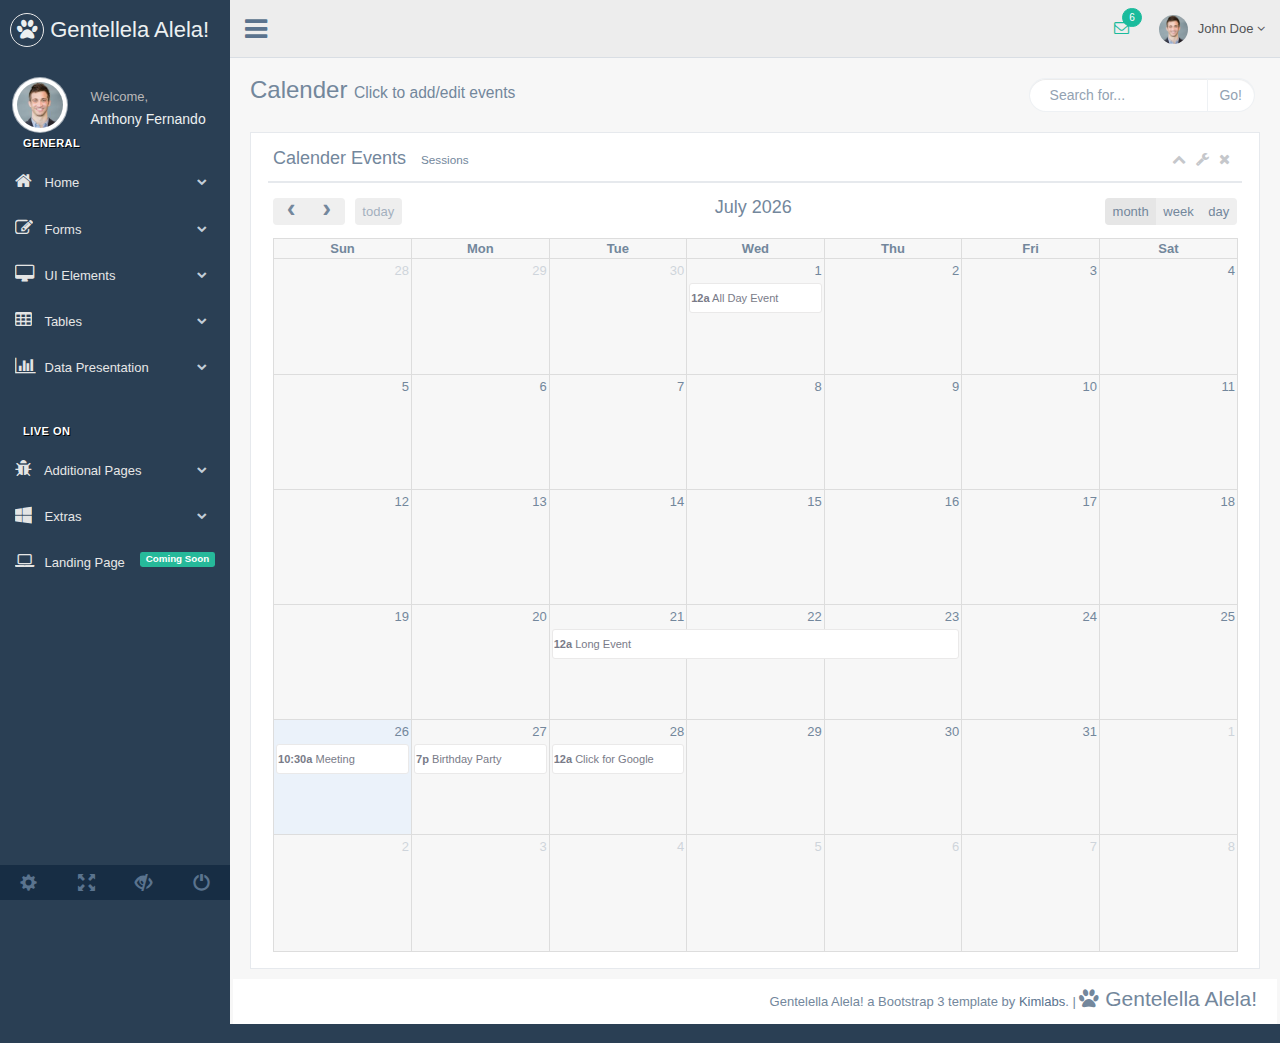
<file: calender.html>
<!DOCTYPE html>
<html lang="en">

    <head>
        <meta http-equiv="Content-Type" content="text/html; charset=UTF-8">
        <!-- Meta, title, CSS, favicons, etc. -->
        <meta charset="utf-8">
        <meta http-equiv="X-UA-Compatible" content="IE=edge">
        <meta name="viewport" content="width=device-width, initial-scale=1">

        <title>Gentallela Alela! | </title>

        <!-- Bootstrap core CSS -->

        <link href="css/bootstrap.min.css" rel="stylesheet">

        <link href="fonts/css/font-awesome.min.css" rel="stylesheet">
        <link href="css/animate.min.css" rel="stylesheet">

        <!-- Custom styling plus plugins -->
        <link href="css/custom.css" rel="stylesheet">
        <link href="css/icheck/flat/green.css" rel="stylesheet">

        <link href="css/calendar/fullcalendar.css" rel="stylesheet">
        <link href="css/calendar/fullcalendar.print.css" rel="stylesheet" media="print">

        <script src="js/jquery.min.js"></script>

        <!--[if lt IE 9]>
            <script src="../assets/js/ie8-responsive-file-warning.js"></script>
            <![endif]-->

        <!-- HTML5 shim and Respond.js for IE8 support of HTML5 elements and media queries -->
        <!--[if lt IE 9]>
              <script src="https://oss.maxcdn.com/html5shiv/3.7.2/html5shiv.min.js"></script>
              <script src="https://oss.maxcdn.com/respond/1.4.2/respond.min.js"></script>
            <![endif]-->

    </head>


    <body class="nav-md">

        <div class="container body">


            <div class="main_container">

                <div class="col-md-3 left_col">
                    <div class="left_col scroll-view">

                        <div class="navbar nav_title" style="border: 0;">
                            <a href="index.html" class="site_title"><i class="fa fa-paw"></i> <span>Gentellela Alela!</span></a>
                        </div>
                        <div class="clearfix"></div>


                        <!-- menu prile quick info -->
                        <div class="profile">
                            <div class="profile_pic">
                                <img src="images/img.jpg" alt="..." class="img-circle profile_img">
                            </div>
                            <div class="profile_info">
                                <span>Welcome,</span>
                                <h2>Anthony Fernando</h2>
                            </div>
                        </div>
                        <!-- /menu prile quick info -->

                        <br />

                        <!-- sidebar menu -->
                        <div id="sidebar-menu" class="main_menu_side hidden-print main_menu">

                            <div class="menu_section">
                                <h3>General</h3>
                                <ul class="nav side-menu">
                                    <li><a><i class="fa fa-home"></i> Home <span class="fa fa-chevron-down"></span></a>
                                        <ul class="nav child_menu" style="display: none">
                                            <li><a href="index.html">Dashboard</a>
                                            </li>
                                            <li><a href="index2.html">Dashboard2</a>
                                            </li>
                                            <li><a href="index3.html">Dashboard3</a>
                                            </li>
                                        </ul>
                                    </li>
                                    <li><a><i class="fa fa-edit"></i> Forms <span class="fa fa-chevron-down"></span></a>
                                        <ul class="nav child_menu" style="display: none">
                                            <li><a href="form.html">General Form</a>
                                            </li>
                                            <li><a href="form_advanced.html">Advanced Components</a>
                                            </li>
                                            <li><a href="form_validation.html">Form Validation</a>
                                            </li>
                                            <li><a href="form_wizards.html">Form Wizard</a>
                                            </li>
                                            <li><a href="form_upload.html">Form Upload</a>
                                            </li>
                                            <li><a href="form_buttons.html">Form Buttons</a>
                                            </li>
                                        </ul>
                                    </li>
                                    <li><a><i class="fa fa-desktop"></i> UI Elements <span class="fa fa-chevron-down"></span></a>
                                        <ul class="nav child_menu" style="display: none">
                                            <li><a href="general_elements.html">General Elements</a>
                                            </li>
                                            <li><a href="media_gallery.html">Media Gallery</a>
                                            </li>
                                            <li><a href="typography.html">Typography</a>
                                            </li>
                                            <li><a href="icons.html">Icons</a>
                                            </li>
                                            <li><a href="glyphicons.html">Glyphicons</a>
                                            </li>
                                            <li><a href="widgets.html">Widgets</a>
                                            </li>
                                            <li><a href="invoice.html">Invoice</a>
                                            </li>
                                            <li><a href="inbox.html">Inbox</a>
                                            </li>
                                            <li><a href="calender.html">Calender</a>
                                            </li>
                                        </ul>
                                    </li>
                                    <li><a><i class="fa fa-table"></i> Tables <span class="fa fa-chevron-down"></span></a>
                                        <ul class="nav child_menu" style="display: none">
                                            <li><a href="tables.html">Tables</a></li>
                                            <li><a href="tables_dynamic.html">Table Dynamic</a></li>
                                        </ul>
                                    </li>
                                    <li><a><i class="fa fa-bar-chart-o"></i> Data Presentation <span class="fa fa-chevron-down"></span></a>
                                        <ul class="nav child_menu" style="display: none">
                                            <li><a href="chartjs.html">Chart JS</a></li>
                                            <li><a href="chartjs2.html">Chart JS2</a></li>
                                            <li><a href="morisjs.html">Moris JS</a></li>
                                            <li><a href="echarts.html">ECharts </a></li>
                                            <li><a href="other_charts.html">Other Charts </a></li>
                                        </ul>
                                    </li>
                                </ul>
                            </div>
                            <div class="menu_section">
                                <h3>Live On</h3>
                                <ul class="nav side-menu">
                                    <li><a><i class="fa fa-bug"></i> Additional Pages <span class="fa fa-chevron-down"></span></a>
                                        <ul class="nav child_menu" style="display: none">
                                            <li><a href="e_commerce.html">E-commerce</a>
                                            </li>
                                            <li><a href="projects.html">Projects</a>
                                            </li>
                                            <li><a href="project_detail.html">Project Detail</a>
                                            </li>
                                            <li><a href="contacts.html">Contacts</a>
                                            </li>
                                            <li><a href="profile.html">Profile</a>
                                            </li>
                                        </ul>
                                    </li>
                                    <li><a><i class="fa fa-windows"></i> Extras <span class="fa fa-chevron-down"></span></a>
                                        <ul class="nav child_menu" style="display: none">
                                            <li><a href="page_404.html">404 Error</a>
                                            </li>
                                            <li><a href="page_500.html">500 Error</a>
                                            </li>
                                            <li><a href="plain_page.html">Plain Page</a>
                                            </li>
                                            <li><a href="login.html">Login Page</a>
                                            </li>
                                            <li><a href="pricing_tables.html">Pricing Tables</a>
                                            </li>

                                        </ul>
                                    </li>
                                    <li><a><i class="fa fa-laptop"></i> Landing Page <span class="label label-success pull-right">Coming Soon</span></a>
                                    </li>
                                </ul>
                            </div>

                        </div>
                        <!-- /sidebar menu -->

                        <!-- /menu footer buttons -->
                        <div class="sidebar-footer hidden-small">
                            <a data-toggle="tooltip" data-placement="top" title="Settings">
                                <span class="glyphicon glyphicon-cog" aria-hidden="true"></span>
                            </a>
                            <a data-toggle="tooltip" data-placement="top" title="FullScreen">
                                <span class="glyphicon glyphicon-fullscreen" aria-hidden="true"></span>
                            </a>
                            <a data-toggle="tooltip" data-placement="top" title="Lock">
                                <span class="glyphicon glyphicon-eye-close" aria-hidden="true"></span>
                            </a>
                            <a data-toggle="tooltip" data-placement="top" title="Logout">
                                <span class="glyphicon glyphicon-off" aria-hidden="true"></span>
                            </a>
                        </div>
                        <!-- /menu footer buttons -->
                    </div>
                </div>

                <!-- top navigation -->
                <div class="top_nav">

                    <div class="nav_menu">
                        <nav class="" role="navigation">
                            <div class="nav toggle">
                                <a id="menu_toggle"><i class="fa fa-bars"></i></a>
                            </div>

                            <ul class="nav navbar-nav navbar-right">
                                <li class="">
                                    <a href="javascript:;" class="user-profile dropdown-toggle" data-toggle="dropdown" aria-expanded="false">
                                        <img src="images/img.jpg" alt="">John Doe
                                        <span class=" fa fa-angle-down"></span>
                                    </a>
                                    <ul class="dropdown-menu dropdown-usermenu animated fadeInDown pull-right">
                                        <li><a href="javascript:;">  Profile</a>
                                        </li>
                                        <li>
                                            <a href="javascript:;">
                                                <span class="badge bg-red pull-right">50%</span>
                                                <span>Settings</span>
                                            </a>
                                        </li>
                                        <li>
                                            <a href="javascript:;">Help</a>
                                        </li>
                                        <li><a href="login.html"><i class="fa fa-sign-out pull-right"></i> Log Out</a>
                                        </li>
                                    </ul>
                                </li>

                                <li role="presentation" class="dropdown">
                                    <a href="javascript:;" class="dropdown-toggle info-number" data-toggle="dropdown" aria-expanded="false">
                                        <i class="fa fa-envelope-o"></i>
                                        <span class="badge bg-green">6</span>
                                    </a>
                                    <ul id="menu1" class="dropdown-menu list-unstyled msg_list animated fadeInDown" role="menu">
                                        <li>
                                            <a>
                                                <span class="image">
                                                    <img src="images/img.jpg" alt="Profile Image" />
                                                </span>
                                                <span>
                                                    <span>John Smith</span>
                                                    <span class="time">3 mins ago</span>
                                                </span>
                                                <span class="message">
                                                    Film festivals used to be do-or-die moments for movie makers. They were where... 
                                                </span>
                                            </a>
                                        </li>
                                        <li>
                                            <a>
                                                <span class="image">
                                                    <img src="images/img.jpg" alt="Profile Image" />
                                                </span>
                                                <span>
                                                    <span>John Smith</span>
                                                    <span class="time">3 mins ago</span>
                                                </span>
                                                <span class="message">
                                                    Film festivals used to be do-or-die moments for movie makers. They were where... 
                                                </span>
                                            </a>
                                        </li>
                                        <li>
                                            <a>
                                                <span class="image">
                                                    <img src="images/img.jpg" alt="Profile Image" />
                                                </span>
                                                <span>
                                                    <span>John Smith</span>
                                                    <span class="time">3 mins ago</span>
                                                </span>
                                                <span class="message">
                                                    Film festivals used to be do-or-die moments for movie makers. They were where... 
                                                </span>
                                            </a>
                                        </li>
                                        <li>
                                            <a>
                                                <span class="image">
                                                    <img src="images/img.jpg" alt="Profile Image" />
                                                </span>
                                                <span>
                                                    <span>John Smith</span>
                                                    <span class="time">3 mins ago</span>
                                                </span>
                                                <span class="message">
                                                    Film festivals used to be do-or-die moments for movie makers. They were where... 
                                                </span>
                                            </a>
                                        </li>
                                        <li>
                                            <div class="text-center">
                                                <a>
                                                    <strong>See All Alerts</strong>
                                                    <i class="fa fa-angle-right"></i>
                                                </a>
                                            </div>
                                        </li>
                                    </ul>
                                </li>

                            </ul>
                        </nav>
                    </div>

                </div>
                <!-- /top navigation -->

                <!-- page content -->
                <div class="right_col" role="main">
                    <div class="">

                        <div class="page-title">
                            <div class="title_left">
                                <h3>
                                    Calender
                                    <small>
                                        Click to add/edit events
                                    </small>
                                </h3>
                            </div>

                            <div class="title_right">
                                <div class="col-md-5 col-sm-5 col-xs-12 form-group pull-right top_search">
                                    <div class="input-group">
                                        <input type="text" class="form-control" placeholder="Search for...">
                                        <span class="input-group-btn">
                                            <button class="btn btn-default" type="button">Go!</button>
                                        </span>
                                    </div>
                                </div>
                            </div>
                        </div>
                        <div class="clearfix"></div>

                        <div class="row">
                            <div class="col-md-12">
                                <div class="x_panel">
                                    <div class="x_title">
                                        <h2>Calender Events <small>Sessions</small></h2>
                                        <ul class="nav navbar-right panel_toolbox">
                                            <li><a class="collapse-link"><i class="fa fa-chevron-up"></i></a>
                                            </li>
                                            <li class="dropdown">
                                                <a href="#" class="dropdown-toggle" data-toggle="dropdown" role="button" aria-expanded="false"><i class="fa fa-wrench"></i></a>
                                                <ul class="dropdown-menu" role="menu">
                                                    <li><a href="#">Settings 1</a>
                                                    </li>
                                                    <li><a href="#">Settings 2</a>
                                                    </li>
                                                </ul>
                                            </li>
                                            <li><a class="close-link"><i class="fa fa-close"></i></a>
                                            </li>
                                        </ul>
                                        <div class="clearfix"></div>
                                    </div>
                                    <div class="x_content">

                                        <div id='calendar'></div>

                                    </div>
                                </div>
                            </div>
                        </div>
                    </div>

                    <!-- footer content -->
                    <footer>
                        <div class="">
                            <p class="pull-right">Gentelella Alela! a Bootstrap 3 template by <a>Kimlabs</a>. |
                                <span class="lead"> <i class="fa fa-paw"></i> Gentelella Alela!</span>
                            </p>
                        </div>
                        <div class="clearfix"></div>
                    </footer>
                    <!-- /footer content -->

                </div>


                <!-- Start Calender modal -->
                <div id="CalenderModalNew" class="modal fade" tabindex="-1" role="dialog" aria-labelledby="myModalLabel" aria-hidden="true">
                    <div class="modal-dialog">
                        <div class="modal-content">

                            <div class="modal-header">
                                <button type="button" class="close" data-dismiss="modal" aria-hidden="true">×</button>
                                <h4 class="modal-title" id="myModalLabel">New Calender Entry</h4>
                            </div>
                            <div class="modal-body">
                                <div id="testmodal" style="padding: 5px 20px;">
                                    <form id="antoform" class="form-horizontal calender" role="form">
                                        <div class="form-group">
                                            <label class="col-sm-3 control-label">Title</label>
                                            <div class="col-sm-9">
                                                <input type="text" class="form-control" id="title" name="title">
                                            </div>
                                        </div>
                                        <div class="form-group">
                                            <label class="col-sm-3 control-label">Description</label>
                                            <div class="col-sm-9">
                                                <textarea class="form-control" style="height:55px;" id="descr" name="descr"></textarea>
                                            </div>
                                        </div>
                                    </form>
                                </div>
                            </div>
                            <div class="modal-footer">
                                <button type="button" class="btn btn-default antoclose" data-dismiss="modal">Close</button>
                                <button type="button" class="btn btn-primary antosubmit">Save changes</button>
                            </div>
                        </div>
                    </div>
                </div>
                <div id="CalenderModalEdit" class="modal fade" tabindex="-1" role="dialog" aria-labelledby="myModalLabel" aria-hidden="true">
                    <div class="modal-dialog">
                        <div class="modal-content">

                            <div class="modal-header">
                                <button type="button" class="close" data-dismiss="modal" aria-hidden="true">×</button>
                                <h4 class="modal-title" id="myModalLabel2">Edit Calender Entry</h4>
                            </div>
                            <div class="modal-body">

                                <div id="testmodal2" style="padding: 5px 20px;">
                                    <form id="antoform2" class="form-horizontal calender" role="form">
                                        <div class="form-group">
                                            <label class="col-sm-3 control-label">Title</label>
                                            <div class="col-sm-9">
                                                <input type="text" class="form-control" id="title2" name="title2">
                                            </div>
                                        </div>
                                        <div class="form-group">
                                            <label class="col-sm-3 control-label">Description</label>
                                            <div class="col-sm-9">
                                                <textarea class="form-control" style="height:55px;" id="descr2" name="descr"></textarea>
                                            </div>
                                        </div>

                                    </form>
                                </div>
                            </div>
                            <div class="modal-footer">
                                <button type="button" class="btn btn-default antoclose2" data-dismiss="modal">Close</button>
                                <button type="button" class="btn btn-primary antosubmit2">Save changes</button>
                            </div>
                        </div>
                    </div>
                </div>

                <div id="fc_create" data-toggle="modal" data-target="#CalenderModalNew"></div>
                <div id="fc_edit" data-toggle="modal" data-target="#CalenderModalEdit"></div>

                <!-- End Calender modal -->
                <!-- /page content -->
            </div>

        </div>

        <div id="custom_notifications" class="custom-notifications dsp_none">
            <ul class="list-unstyled notifications clearfix" data-tabbed_notifications="notif-group">
            </ul>
            <div class="clearfix"></div>
            <div id="notif-group" class="tabbed_notifications"></div>
        </div>

        <script src="js/bootstrap.min.js"></script>

        <script src="js/nprogress.js"></script>
        <!-- chart js -->
        <script src="js/chartjs/chart.min.js"></script>
        <!-- bootstrap progress js -->
        <script src="js/progressbar/bootstrap-progressbar.min.js"></script>
        <script src="js/nicescroll/jquery.nicescroll.min.js"></script>
        <!-- icheck -->
        <script src="js/icheck/icheck.min.js"></script>

        <script src="js/custom.js"></script>

        <script src="js/moment.min.js"></script>
        <script src="js/calendar/fullcalendar.min.js"></script>

        <script>
            $(window).load(function () {

                var date = new Date();
                var d = date.getDate();
                var m = date.getMonth();
                var y = date.getFullYear();
                var started;
                var categoryClass;

                var calendar = $('#calendar').fullCalendar({
                    header: {
                        left: 'prev,next today',
                        center: 'title',
                        right: 'month,agendaWeek,agendaDay'
                    },
                    selectable: true,
                    selectHelper: true,
                    select: function (start, end, allDay) {
                        $('#fc_create').click();

                        started = start;
                        ended = end

                        $(".antosubmit").on("click", function () {
                            var title = $("#title").val();
                            if (end) {
                                ended = end
                            }
                            categoryClass = $("#event_type").val();

                            if (title) {
                                calendar.fullCalendar('renderEvent', {
                                        title: title,
                                        start: started,
                                        end: end,
                                        allDay: allDay
                                    },
                                    true // make the event "stick"
                                );
                            }
                            $('#title').val('');
                            calendar.fullCalendar('unselect');

                            $('.antoclose').click();

                            return false;
                        });
                    },
                    eventClick: function (calEvent, jsEvent, view) {
                        //alert(calEvent.title, jsEvent, view);

                        $('#fc_edit').click();
                        $('#title2').val(calEvent.title);
                        categoryClass = $("#event_type").val();

                        $(".antosubmit2").on("click", function () {
                            calEvent.title = $("#title2").val();

                            calendar.fullCalendar('updateEvent', calEvent);
                            $('.antoclose2').click();
                        });
                        calendar.fullCalendar('unselect');
                    },
                    editable: true,
                    events: [
                        {
                            title: 'All Day Event',
                            start: new Date(y, m, 1)
                    },
                        {
                            title: 'Long Event',
                            start: new Date(y, m, d - 5),
                            end: new Date(y, m, d - 2)
                    },
                        {
                            title: 'Meeting',
                            start: new Date(y, m, d, 10, 30),
                            allDay: false
                    },
                        {
                            title: 'Lunch',
                            start: new Date(y, m, d + 14, 12, 0),
                            end: new Date(y, m, d, 14, 0),
                            allDay: false
                    },
                        {
                            title: 'Birthday Party',
                            start: new Date(y, m, d + 1, 19, 0),
                            end: new Date(y, m, d + 1, 22, 30),
                            allDay: false
                    },
                        {
                            title: 'Click for Google',
                            start: new Date(y, m, 28),
                            end: new Date(y, m, 29),
                            url: 'http://google.com/'
                    }
                ]
                });
            });
        </script>
    </body>

</html>
</file>
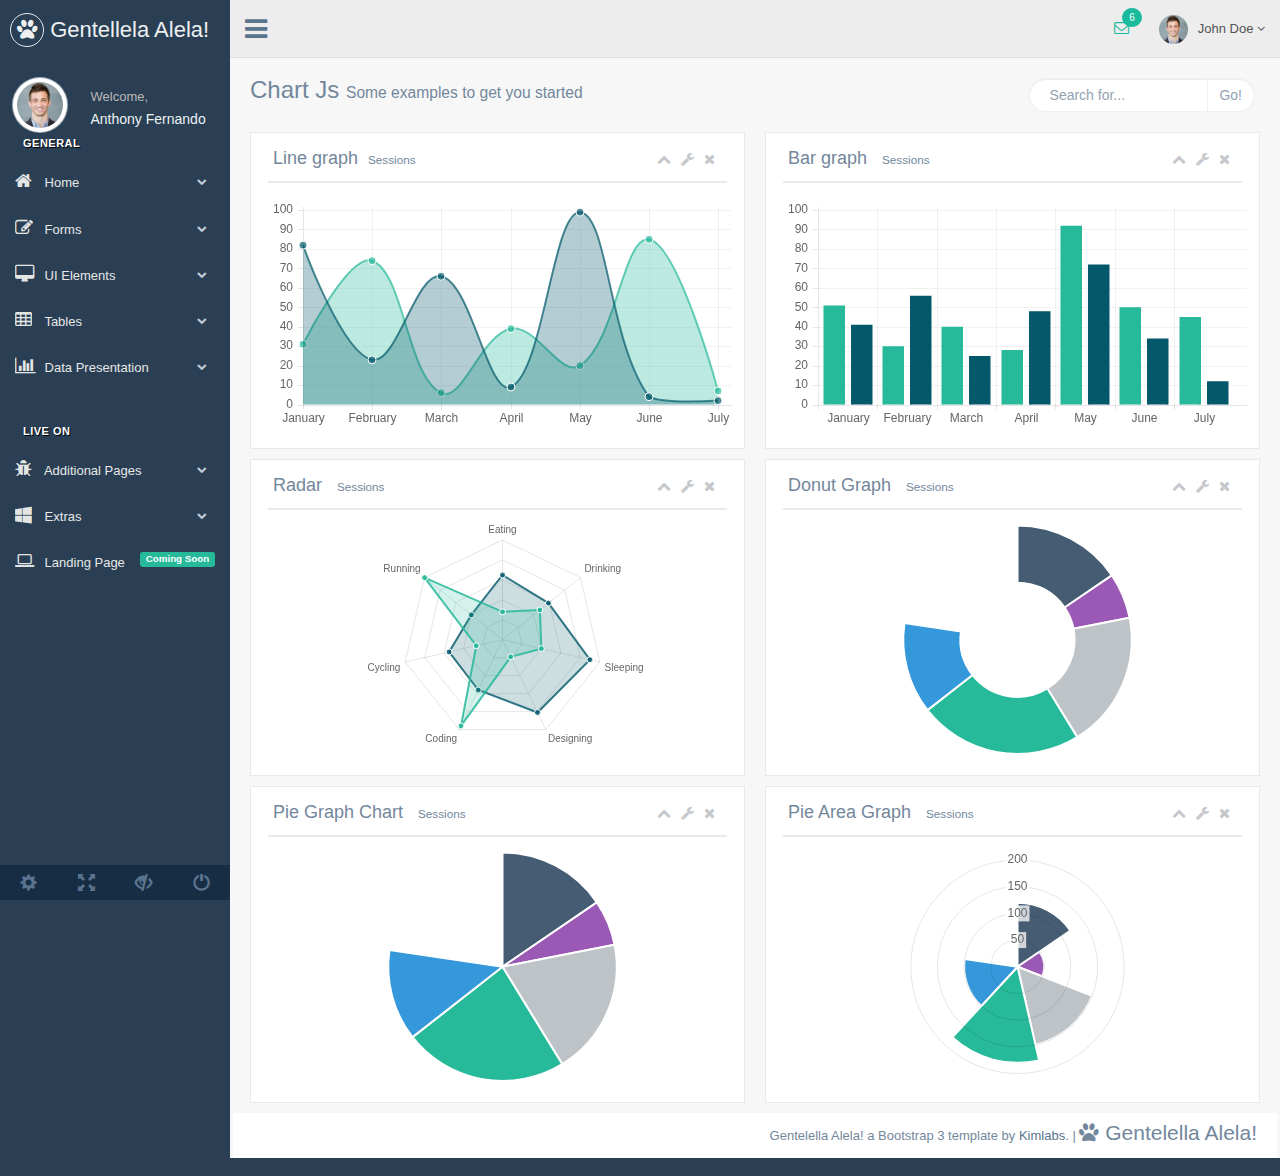
<file: chartjs.html>
<!DOCTYPE html>
<html lang="en">

<head>
    <meta http-equiv="Content-Type" content="text/html; charset=UTF-8">
    <!-- Meta, title, CSS, favicons, etc. -->
    <meta charset="utf-8">
    <meta http-equiv="X-UA-Compatible" content="IE=edge">
    <meta name="viewport" content="width=device-width, initial-scale=1">

    <title>Gentallela Alela! | </title>

    <!-- Bootstrap core CSS -->

    <link href="css/bootstrap.min.css" rel="stylesheet">

    <link href="fonts/css/font-awesome.min.css" rel="stylesheet">
    <link href="css/animate.min.css" rel="stylesheet">

    <!-- Custom styling plus plugins -->
    <link href="css/custom.css" rel="stylesheet">
    <link href="css/icheck/flat/green.css" rel="stylesheet">


    <script src="js/jquery.min.js"></script>

    <!--[if lt IE 9]>
        <script src="../assets/js/ie8-responsive-file-warning.js"></script>
        <![endif]-->

    <!-- HTML5 shim and Respond.js for IE8 support of HTML5 elements and media queries -->
    <!--[if lt IE 9]>
          <script src="https://oss.maxcdn.com/html5shiv/3.7.2/html5shiv.min.js"></script>
          <script src="https://oss.maxcdn.com/respond/1.4.2/respond.min.js"></script>
        <![endif]-->

</head>


<body class="nav-md">

    <div class="container body">


        <div class="main_container">

            <div class="col-md-3 left_col">
                <div class="left_col scroll-view">

                    <div class="navbar nav_title" style="border: 0;">
                        <a href="index.html" class="site_title"><i class="fa fa-paw"></i> <span>Gentellela Alela!</span></a>
                    </div>
                    <div class="clearfix"></div>


                    <!-- menu prile quick info -->
                    <div class="profile">
                        <div class="profile_pic">
                            <img src="images/img.jpg" alt="..." class="img-circle profile_img">
                        </div>
                        <div class="profile_info">
                            <span>Welcome,</span>
                            <h2>Anthony Fernando</h2>
                        </div>
                    </div>
                    <!-- /menu prile quick info -->

                    <br />

                    <!-- sidebar menu -->
                    <div id="sidebar-menu" class="main_menu_side hidden-print main_menu">

                        <div class="menu_section">
                            <h3>General</h3>
                            <ul class="nav side-menu">
                                <li><a><i class="fa fa-home"></i> Home <span class="fa fa-chevron-down"></span></a>
                                    <ul class="nav child_menu" style="display: none">
                                        <li><a href="index.html">Dashboard</a>
                                        </li>
                                        <li><a href="index2.html">Dashboard2</a>
                                        </li>
                                        <li><a href="index3.html">Dashboard3</a>
                                        </li>
                                    </ul>
                                </li>
                                <li><a><i class="fa fa-edit"></i> Forms <span class="fa fa-chevron-down"></span></a>
                                    <ul class="nav child_menu" style="display: none">
                                        <li><a href="form.html">General Form</a>
                                        </li>
                                        <li><a href="form_advanced.html">Advanced Components</a>
                                        </li>
                                        <li><a href="form_validation.html">Form Validation</a>
                                        </li>
                                        <li><a href="form_wizards.html">Form Wizard</a>
                                        </li>
                                        <li><a href="form_upload.html">Form Upload</a>
                                        </li>
                                        <li><a href="form_buttons.html">Form Buttons</a>
                                        </li>
                                    </ul>
                                </li>
                                <li><a><i class="fa fa-desktop"></i> UI Elements <span class="fa fa-chevron-down"></span></a>
                                    <ul class="nav child_menu" style="display: none">
                                        <li><a href="general_elements.html">General Elements</a>
                                        </li>
                                        <li><a href="media_gallery.html">Media Gallery</a>
                                        </li>
                                        <li><a href="typography.html">Typography</a>
                                        </li>
                                        <li><a href="icons.html">Icons</a>
                                        </li>
                                        <li><a href="glyphicons.html">Glyphicons</a>
                                        </li>
                                        <li><a href="widgets.html">Widgets</a>
                                        </li>
                                        <li><a href="invoice.html">Invoice</a>
                                        </li>
                                        <li><a href="inbox.html">Inbox</a>
                                        </li>
                                        <li><a href="calender.html">Calender</a>
                                        </li>
                                    </ul>
                                </li>
                                <li><a><i class="fa fa-table"></i> Tables <span class="fa fa-chevron-down"></span></a>
                                    <ul class="nav child_menu" style="display: none">
                                        <li><a href="tables.html">Tables</a>
                                        </li>
                                        <li><a href="tables_dynamic.html">Table Dynamic</a>
                                        </li>
                                    </ul>
                                </li>
                                <li><a><i class="fa fa-bar-chart-o"></i> Data Presentation <span class="fa fa-chevron-down"></span></a>
                                    <ul class="nav child_menu" style="display: none">
                                        <li><a href="chartjs.html">Chart JS</a>
                                        </li>
                                        <li><a href="chartjs2.html">Chart JS2</a>
                                        </li>
                                        <li><a href="morisjs.html">Moris JS</a>
                                        </li>
                                        <li><a href="echarts.html">ECharts </a>
                                        </li>
                                        <li><a href="other_charts.html">Other Charts </a>
                                        </li>
                                    </ul>
                                </li>
                            </ul>
                        </div>
                        <div class="menu_section">
                            <h3>Live On</h3>
                            <ul class="nav side-menu">
                                <li><a><i class="fa fa-bug"></i> Additional Pages <span class="fa fa-chevron-down"></span></a>
                                    <ul class="nav child_menu" style="display: none">
                                        <li><a href="e_commerce.html">E-commerce</a>
                                        </li>
                                        <li><a href="projects.html">Projects</a>
                                        </li>
                                        <li><a href="project_detail.html">Project Detail</a>
                                        </li>
                                        <li><a href="contacts.html">Contacts</a>
                                        </li>
                                        <li><a href="profile.html">Profile</a>
                                        </li>
                                        <li><a href="real_estate.html">Real Estate</a>
                                        </li>

                                    </ul>
                                </li>
                                <li><a><i class="fa fa-windows"></i> Extras <span class="fa fa-chevron-down"></span></a>
                                    <ul class="nav child_menu" style="display: none">
                                        <li><a href="page_404.html">404 Error</a>
                                        </li>
                                        <li><a href="page_500.html">500 Error</a>
                                        </li>
                                        <li><a href="plain_page.html">Plain Page</a>
                                        </li>
                                        <li><a href="login.html">Login Page</a>
                                        </li>
                                        <li><a href="pricing_tables.html">Pricing Tables</a>
                                        </li>

                                    </ul>
                                </li>
                                <li><a><i class="fa fa-laptop"></i> Landing Page <span class="label label-success pull-right">Coming Soon</span></a>
                                </li>
                            </ul>
                        </div>

                    </div>
                    <!-- /sidebar menu -->

                    <!-- /menu footer buttons -->
                    <div class="sidebar-footer hidden-small">
                        <a data-toggle="tooltip" data-placement="top" title="Settings">
                            <span class="glyphicon glyphicon-cog" aria-hidden="true"></span>
                        </a>
                        <a data-toggle="tooltip" data-placement="top" title="FullScreen">
                            <span class="glyphicon glyphicon-fullscreen" aria-hidden="true"></span>
                        </a>
                        <a data-toggle="tooltip" data-placement="top" title="Lock">
                            <span class="glyphicon glyphicon-eye-close" aria-hidden="true"></span>
                        </a>
                        <a data-toggle="tooltip" data-placement="top" title="Logout">
                            <span class="glyphicon glyphicon-off" aria-hidden="true"></span>
                        </a>
                    </div>
                    <!-- /menu footer buttons -->
                </div>
            </div>

            <!-- top navigation -->
            <div class="top_nav">

                <div class="nav_menu">
                    <nav class="" role="navigation">
                        <div class="nav toggle">
                            <a id="menu_toggle"><i class="fa fa-bars"></i></a>
                        </div>

                        <ul class="nav navbar-nav navbar-right">
                            <li class="">
                                <a href="javascript:;" class="user-profile dropdown-toggle" data-toggle="dropdown" aria-expanded="false">
                                    <img src="images/img.jpg" alt="">John Doe
                                    <span class=" fa fa-angle-down"></span>
                                </a>
                                <ul class="dropdown-menu dropdown-usermenu animated fadeInDown pull-right">
                                    <li><a href="javascript:;">  Profile</a>
                                    </li>
                                    <li>
                                        <a href="javascript:;">
                                            <span class="badge bg-red pull-right">50%</span>
                                            <span>Settings</span>
                                        </a>
                                    </li>
                                    <li>
                                        <a href="javascript:;">Help</a>
                                    </li>
                                    <li><a href="login.html"><i class="fa fa-sign-out pull-right"></i> Log Out</a>
                                    </li>
                                </ul>
                            </li>

                            <li role="presentation" class="dropdown">
                                <a href="javascript:;" class="dropdown-toggle info-number" data-toggle="dropdown" aria-expanded="false">
                                    <i class="fa fa-envelope-o"></i>
                                    <span class="badge bg-green">6</span>
                                </a>
                                <ul id="menu1" class="dropdown-menu list-unstyled msg_list animated fadeInDown" role="menu">
                                    <li>
                                        <a>
                                            <span class="image">
                                        <img src="images/img.jpg" alt="Profile Image" />
                                    </span>
                                            <span>
                                        <span>John Smith</span>
                                            <span class="time">3 mins ago</span>
                                            </span>
                                            <span class="message">
                                        Film festivals used to be do-or-die moments for movie makers. They were where... 
                                    </span>
                                        </a>
                                    </li>
                                    <li>
                                        <a>
                                            <span class="image">
                                        <img src="images/img.jpg" alt="Profile Image" />
                                    </span>
                                            <span>
                                        <span>John Smith</span>
                                            <span class="time">3 mins ago</span>
                                            </span>
                                            <span class="message">
                                        Film festivals used to be do-or-die moments for movie makers. They were where... 
                                    </span>
                                        </a>
                                    </li>
                                    <li>
                                        <a>
                                            <span class="image">
                                        <img src="images/img.jpg" alt="Profile Image" />
                                    </span>
                                            <span>
                                        <span>John Smith</span>
                                            <span class="time">3 mins ago</span>
                                            </span>
                                            <span class="message">
                                        Film festivals used to be do-or-die moments for movie makers. They were where... 
                                    </span>
                                        </a>
                                    </li>
                                    <li>
                                        <a>
                                            <span class="image">
                                        <img src="images/img.jpg" alt="Profile Image" />
                                    </span>
                                            <span>
                                        <span>John Smith</span>
                                            <span class="time">3 mins ago</span>
                                            </span>
                                            <span class="message">
                                        Film festivals used to be do-or-die moments for movie makers. They were where... 
                                    </span>
                                        </a>
                                    </li>
                                    <li>
                                        <div class="text-center">
                                            <a>
                                                <strong>See All Alerts</strong>
                                                <i class="fa fa-angle-right"></i>
                                            </a>
                                        </div>
                                    </li>
                                </ul>
                            </li>

                        </ul>
                    </nav>
                </div>

            </div>
            <!-- /top navigation -->

            <!-- page content -->
            <div class="right_col" role="main">
                <div class="">
                    <div class="page-title">
                        <div class="title_left">
                            <h3>
                    Chart Js
                    <small>
                        Some examples to get you started
                    </small>
                </h3>
                        </div>

                        <div class="title_right">
                            <div class="col-md-5 col-sm-5 col-xs-12 form-group pull-right top_search">
                                <div class="input-group">
                                    <input type="text" class="form-control" placeholder="Search for...">
                                    <span class="input-group-btn">
                            <button class="btn btn-default" type="button">Go!</button>
                        </span>
                                </div>
                            </div>
                        </div>
                    </div>
                    <div class="clearfix"></div>

                    <div class="row">


                        <div class="col-md-6 col-sm-6 col-xs-12">
                            <div class="x_panel">
                                <div class="x_title">
                                    <h2>Line graph<small>Sessions</small></h2>
                                    <ul class="nav navbar-right panel_toolbox">
                                        <li><a class="collapse-link"><i class="fa fa-chevron-up"></i></a>
                                        </li>
                                        <li class="dropdown">
                                            <a href="#" class="dropdown-toggle" data-toggle="dropdown" role="button" aria-expanded="false"><i class="fa fa-wrench"></i></a>
                                            <ul class="dropdown-menu" role="menu">
                                                <li><a href="#">Settings 1</a>
                                                </li>
                                                <li><a href="#">Settings 2</a>
                                                </li>
                                            </ul>
                                        </li>
                                        <li><a class="close-link"><i class="fa fa-close"></i></a>
                                        </li>
                                    </ul>
                                    <div class="clearfix"></div>
                                </div>
                                <div class="x_content">
                                    <canvas id="canvas000"></canvas>
                                </div>
                            </div>
                        </div>

                        <div class="col-md-6 col-sm-6 col-xs-12">
                            <div class="x_panel">
                                <div class="x_title">
                                    <h2>Bar graph <small>Sessions</small></h2>
                                    <ul class="nav navbar-right panel_toolbox">
                                        <li><a class="collapse-link"><i class="fa fa-chevron-up"></i></a>
                                        </li>
                                        <li class="dropdown">
                                            <a href="#" class="dropdown-toggle" data-toggle="dropdown" role="button" aria-expanded="false"><i class="fa fa-wrench"></i></a>
                                            <ul class="dropdown-menu" role="menu">
                                                <li><a href="#">Settings 1</a>
                                                </li>
                                                <li><a href="#">Settings 2</a>
                                                </li>
                                            </ul>
                                        </li>
                                        <li><a class="close-link"><i class="fa fa-close"></i></a>
                                        </li>
                                    </ul>
                                    <div class="clearfix"></div>
                                </div>
                                <div class="x_content">
                                    <canvas id="canvas_bar"></canvas>
                                </div>
                            </div>
                        </div>
                    </div>
                    <div class="clearfix"></div>
                    <div class="row">
                        <div class="col-md-6 col-sm-6 col-xs-12">
                            <div class="x_panel">
                                <div class="x_title">
                                    <h2>Radar <small>Sessions</small></h2>
                                    <ul class="nav navbar-right panel_toolbox">
                                        <li><a class="collapse-link"><i class="fa fa-chevron-up"></i></a>
                                        </li>
                                        <li class="dropdown">
                                            <a href="#" class="dropdown-toggle" data-toggle="dropdown" role="button" aria-expanded="false"><i class="fa fa-wrench"></i></a>
                                            <ul class="dropdown-menu" role="menu">
                                                <li><a href="#">Settings 1</a>
                                                </li>
                                                <li><a href="#">Settings 2</a>
                                                </li>
                                            </ul>
                                        </li>
                                        <li><a class="close-link"><i class="fa fa-close"></i></a>
                                        </li>
                                    </ul>
                                    <div class="clearfix"></div>
                                </div>
                                <div class="x_content">
                                    <canvas id="canvas_radar"></canvas>
                                </div>
                            </div>
                        </div>

                        <div class="col-md-6 col-sm-6 col-xs-12">
                            <div class="x_panel">
                                <div class="x_title">
                                    <h2>Donut Graph <small>Sessions</small></h2>
                                    <ul class="nav navbar-right panel_toolbox">
                                        <li><a class="collapse-link"><i class="fa fa-chevron-up"></i></a>
                                        </li>
                                        <li class="dropdown">
                                            <a href="#" class="dropdown-toggle" data-toggle="dropdown" role="button" aria-expanded="false"><i class="fa fa-wrench"></i></a>
                                            <ul class="dropdown-menu" role="menu">
                                                <li><a href="#">Settings 1</a>
                                                </li>
                                                <li><a href="#">Settings 2</a>
                                                </li>
                                            </ul>
                                        </li>
                                        <li><a class="close-link"><i class="fa fa-close"></i></a>
                                        </li>
                                    </ul>
                                    <div class="clearfix"></div>
                                </div>
                                <div class="x_content">
                                    <canvas id="canvas_doughnut"></canvas>
                                </div>
                            </div>
                        </div>
                    </div>
                    <div class="clearfix"></div>
                    <div class="row">
                        <div class="col-md-6 col-sm-6 col-xs-12">
                            <div class="x_panel">
                                <div class="x_title">
                                    <h2>Pie Graph Chart <small>Sessions</small></h2>
                                    <ul class="nav navbar-right panel_toolbox">
                                        <li><a class="collapse-link"><i class="fa fa-chevron-up"></i></a>
                                        </li>
                                        <li class="dropdown">
                                            <a href="#" class="dropdown-toggle" data-toggle="dropdown" role="button" aria-expanded="false"><i class="fa fa-wrench"></i></a>
                                            <ul class="dropdown-menu" role="menu">
                                                <li><a href="#">Settings 1</a>
                                                </li>
                                                <li><a href="#">Settings 2</a>
                                                </li>
                                            </ul>
                                        </li>
                                        <li><a class="close-link"><i class="fa fa-close"></i></a>
                                        </li>
                                    </ul>
                                    <div class="clearfix"></div>
                                </div>
                                <div class="x_content">
                                    <canvas id="canvas_pie"></canvas>
                                </div>
                            </div>
                        </div>

                        <div class="col-md-6 col-sm-6 col-xs-12">
                            <div class="x_panel">
                                <div class="x_title">
                                    <h2>Pie Area Graph <small>Sessions</small></h2>
                                    <ul class="nav navbar-right panel_toolbox">
                                        <li><a class="collapse-link"><i class="fa fa-chevron-up"></i></a>
                                        </li>
                                        <li class="dropdown">
                                            <a href="#" class="dropdown-toggle" data-toggle="dropdown" role="button" aria-expanded="false"><i class="fa fa-wrench"></i></a>
                                            <ul class="dropdown-menu" role="menu">
                                                <li><a href="#">Settings 1</a>
                                                </li>
                                                <li><a href="#">Settings 2</a>
                                                </li>
                                            </ul>
                                        </li>
                                        <li><a class="close-link"><i class="fa fa-close"></i></a>
                                        </li>
                                    </ul>
                                    <div class="clearfix"></div>
                                </div>
                                <div class="x_content">
                                    <canvas id="canvas_area"></canvas>
                                </div>
                            </div>
                        </div>

                    </div>
                </div>

                <!-- footer content -->
                <footer>
                    <div class="">
                        <p class="pull-right">Gentelella Alela! a Bootstrap 3 template by <a>Kimlabs</a>. |
                            <span class="lead"> <i class="fa fa-paw"></i> Gentelella Alela!</span>
                        </p>
                    </div>
                    <div class="clearfix"></div>
                </footer>
                <!-- /footer content -->

            </div>
            <!-- /page content -->
        </div>

    </div>

    <div id="custom_notifications" class="custom-notifications dsp_none">
        <ul class="list-unstyled notifications clearfix" data-tabbed_notifications="notif-group">
        </ul>
        <div class="clearfix"></div>
        <div id="notif-group" class="tabbed_notifications"></div>
    </div>

    <script src="js/bootstrap.min.js"></script>

    <!-- chart js -->
    <script src="js/chartjs/chart.min.js"></script>
    <!-- bootstrap progress js -->
    <script src="js/progressbar/bootstrap-progressbar.min.js"></script>
    <script src="js/nicescroll/jquery.nicescroll.min.js"></script>
    <!-- icheck -->
    <script src="js/icheck/icheck.min.js"></script>

    <script src="js/custom.js"></script>

    <script>
        var randomScalingFactor = function () {
            return Math.round(Math.random() * 100)
        };



        var barChartData = {
            labels: ["January", "February", "March", "April", "May", "June", "July"],
            datasets: [
                {
                    fillColor: "#26B99A", //rgba(220,220,220,0.5)
                    strokeColor: "#26B99A", //rgba(220,220,220,0.8)
                    highlightFill: "#36CAAB", //rgba(220,220,220,0.75)
                    highlightStroke: "#36CAAB", //rgba(220,220,220,1)
                    data: [51, 30, 40, 28, 92, 50, 45]
            },
                {
                    fillColor: "#03586A", //rgba(151,187,205,0.5)
                    strokeColor: "#03586A", //rgba(151,187,205,0.8)
                    highlightFill: "#066477", //rgba(151,187,205,0.75)
                    highlightStroke: "#066477", //rgba(151,187,205,1)
                    data: [41, 56, 25, 48, 72, 34, 12]
            }
        ],
        }

        $(document).ready(function () {
            new Chart($("#canvas_bar").get(0).getContext("2d")).Bar(barChartData, {
                tooltipFillColor: "rgba(51, 51, 51, 0.55)",
                responsive: true,
                barDatasetSpacing: 6,
                barValueSpacing: 5
            });
        });


        var lineChartData = {
            labels: ["January", "February", "March", "April", "May", "June", "July"],
            datasets: [
                {
                    label: "My First dataset",
                    fillColor: "rgba(38, 185, 154, 0.31)", //rgba(220,220,220,0.2)
                    strokeColor: "rgba(38, 185, 154, 0.7)", //rgba(220,220,220,1)
                    pointColor: "rgba(38, 185, 154, 0.7)", //rgba(220,220,220,1)
                    pointStrokeColor: "#fff",
                    pointHighlightFill: "#fff",
                    pointHighlightStroke: "rgba(220,220,220,1)",
                    data: [31, 74, 6, 39, 20, 85, 7]
            },
                {
                    label: "My Second dataset",
                    fillColor: "rgba(3, 88, 106, 0.3)", //rgba(151,187,205,0.2)
                    strokeColor: "rgba(3, 88, 106, 0.70)", //rgba(151,187,205,1)
                    pointColor: "rgba(3, 88, 106, 0.70)", //rgba(151,187,205,1)
                    pointStrokeColor: "#fff",
                    pointHighlightFill: "#fff",
                    pointHighlightStroke: "rgba(151,187,205,1)",
                    data: [82, 23, 66, 9, 99, 4, 2]
            }
        ]

        }

        $(document).ready(function () {
            new Chart(document.getElementById("canvas000").getContext("2d")).Line(lineChartData, {
                responsive: true,
                tooltipFillColor: "rgba(51, 51, 51, 0.55)"
            });
        });

        var sharePiePolorDoughnutData = [
            {
                value: 120,
                color: "#455C73",
                highlight: "#34495E",
                label: "Dark Grey"
        },
            {
                value: 50,
                color: "#9B59B6",
                highlight: "#B370CF",
                label: "Purple Color"
        },
            {
                value: 150,
                color: "#BDC3C7",
                highlight: "#CFD4D8",
                label: "Gray Color"
        },
            {
                value: 180,
                color: "#26B99A",
                highlight: "#36CAAB",
                label: "Green Color"
        },
            {
                value: 100,
                color: "#3498DB",
                highlight: "#49A9EA",
                label: "Blue Color"
        }

    ];

        $(document).ready(function () {
            window.myPie = new Chart(document.getElementById("canvas_pie").getContext("2d")).Pie(sharePiePolorDoughnutData, {
                responsive: true,
                tooltipFillColor: "rgba(51, 51, 51, 0.55)"
            });
        });

        var radarChartData = {
            labels: ["Eating", "Drinking", "Sleeping", "Designing", "Coding", "Cycling", "Running"],
            datasets: [
                {
                    label: "My First dataset",
                    fillColor: "rgba(3, 88, 106, 0.2)",
                    strokeColor: "rgba(3, 88, 106, 0.80)",
                    pointColor: "rgba(3, 88, 106, 0.80)",
                    pointStrokeColor: "#fff",
                    pointHighlightFill: "#fff",
                    pointHighlightStroke: "rgba(220,220,220,1)",
                    data: [65, 59, 90, 81, 56, 55, 40]
            },
                {
                    label: "My Second dataset",
                    fillColor: "rgba(38, 185, 154, 0.2)",
                    strokeColor: "rgba(38, 185, 154, 0.85)",
                    pointColor: "rgba(38, 185, 154, 0.85)",
                    pointStrokeColor: "#fff",
                    pointHighlightFill: "#fff",
                    pointHighlightStroke: "rgba(151,187,205,1)",
                    data: [28, 48, 40, 19, 96, 27, 100]
            }
        ]
        };

        $(document).ready(function () {
            window.myRadar = new Chart(document.getElementById("canvas_radar").getContext("2d")).Radar(radarChartData, {
                responsive: true,
                tooltipFillColor: "rgba(51, 51, 51, 0.55)"
            });
        });

        var polarData = [
            {
                value: 300,
                color: "#F7464A",
                highlight: "#FF5A5E",
                label: "Red"
        },
            {
                value: 50,
                color: "#46BFBD",
                highlight: "#5AD3D1",
                label: "Green"
        },
            {
                value: 100,
                color: "#FDB45C",
                highlight: "#FFC870",
                label: "Yellow"
        },
            {
                value: 40,
                color: "#949FB1",
                highlight: "#A8B3C5",
                label: "Grey"
        },
            {
                value: 120,
                color: "#4D5360",
                highlight: "#616774",
                label: "Dark Grey"
        }

    ];

        $(document).ready(function () {
            window.myPolarArea = new Chart(document.getElementById("canvas_area").getContext("2d")).PolarArea(sharePiePolorDoughnutData, {
                responsive: true,
                tooltipFillColor: "rgba(51, 51, 51, 0.55)"
            });
        });


        $(document).ready(function () {
            window.myDoughnut = new Chart(document.getElementById("canvas_doughnut").getContext("2d")).Doughnut(sharePiePolorDoughnutData, {
                responsive: true,
                tooltipFillColor: "rgba(51, 51, 51, 0.55)"
            });
        });
    </script>
</body>

</html>
</file>
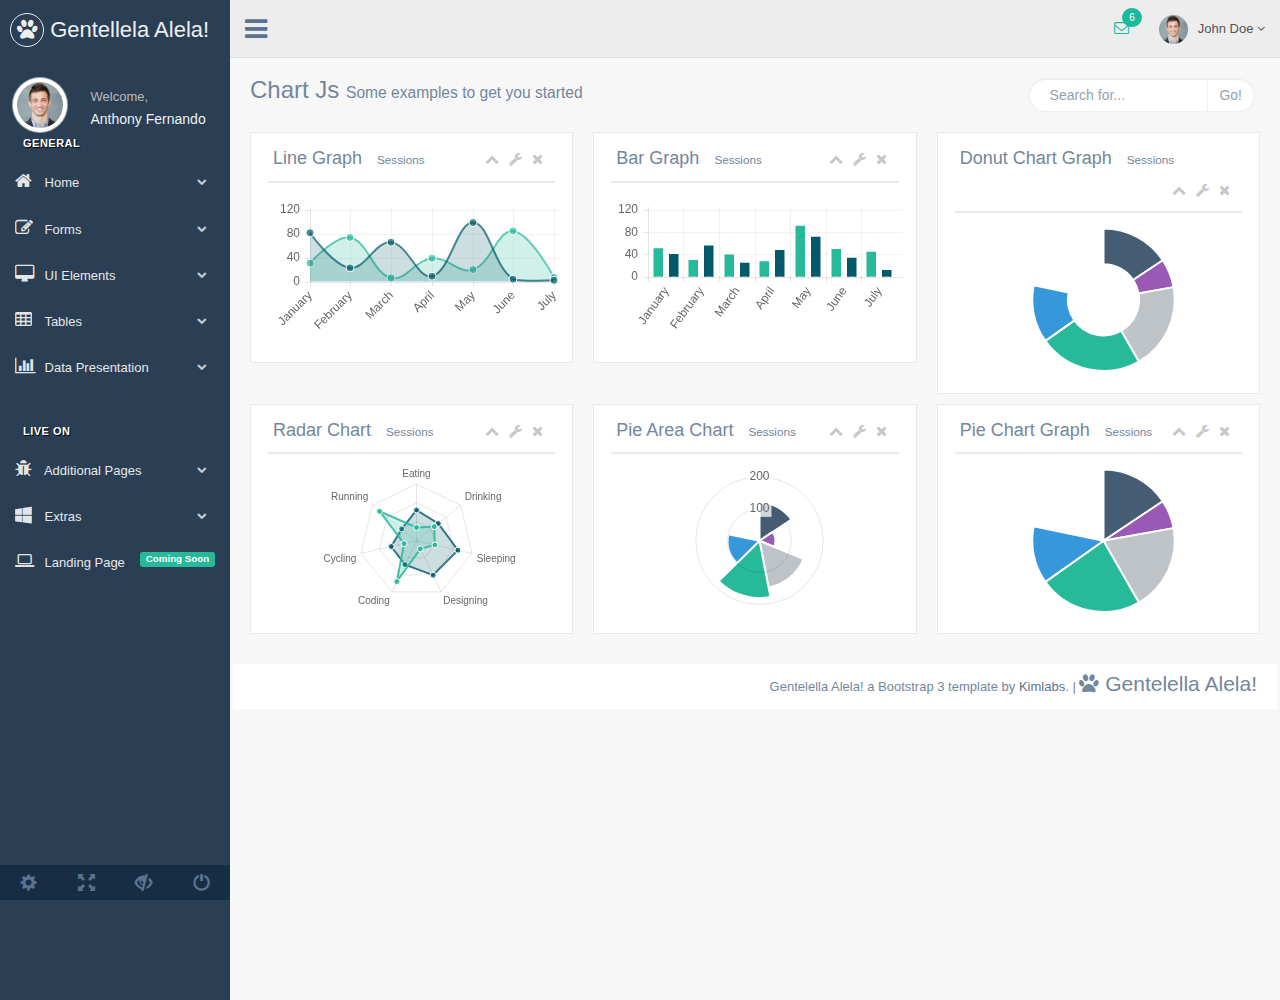
<file: chartjs2.html>
<!DOCTYPE html>
<html lang="en">

<head>
    <meta http-equiv="Content-Type" content="text/html; charset=UTF-8">
    <!-- Meta, title, CSS, favicons, etc. -->
    <meta charset="utf-8">
    <meta http-equiv="X-UA-Compatible" content="IE=edge">
    <meta name="viewport" content="width=device-width, initial-scale=1">

    <title>Gentellela Alela! | </title>

    <!-- Bootstrap core CSS -->

    <link href="css/bootstrap.min.css" rel="stylesheet">

    <link href="fonts/css/font-awesome.min.css" rel="stylesheet">
    <link href="css/animate.min.css" rel="stylesheet">

    <!-- Custom styling plus plugins -->
    <link href="css/custom.css" rel="stylesheet">
    <link href="css/icheck/flat/green.css" rel="stylesheet">


    <script src="js/jquery.min.js"></script>

    <!--[if lt IE 9]>
        <script src="../assets/js/ie8-responsive-file-warning.js"></script>
        <![endif]-->

    <!-- HTML5 shim and Respond.js for IE8 support of HTML5 elements and media queries -->
    <!--[if lt IE 9]>
          <script src="https://oss.maxcdn.com/html5shiv/3.7.2/html5shiv.min.js"></script>
          <script src="https://oss.maxcdn.com/respond/1.4.2/respond.min.js"></script>
        <![endif]-->

</head>


<body class="nav-md">

    <div class="container body">


        <div class="main_container">

            <div class="col-md-3 left_col">
                <div class="left_col scroll-view">

                    <div class="navbar nav_title" style="border: 0;">
                        <a href="index.html" class="site_title"><i class="fa fa-paw"></i> <span>Gentellela Alela!</span></a>
                    </div>
                    <div class="clearfix"></div>


                    <!-- menu prile quick info -->
                    <div class="profile">
                        <div class="profile_pic">
                            <img src="images/img.jpg" alt="..." class="img-circle profile_img">
                        </div>
                        <div class="profile_info">
                            <span>Welcome,</span>
                            <h2>Anthony Fernando</h2>
                        </div>
                    </div>
                    <!-- /menu prile quick info -->

                    <br />

                    <!-- sidebar menu -->
                    <div id="sidebar-menu" class="main_menu_side hidden-print main_menu">

                        <div class="menu_section">
                            <h3>General</h3>
                            <ul class="nav side-menu">
                                <li><a><i class="fa fa-home"></i> Home <span class="fa fa-chevron-down"></span></a>
                                    <ul class="nav child_menu" style="display: none">
                                        <li><a href="index.html">Dashboard</a>
                                        </li>
                                        <li><a href="index2.html">Dashboard2</a>
                                        </li>
                                        <li><a href="index3.html">Dashboard3</a>
                                        </li>
                                    </ul>
                                </li>
                                <li><a><i class="fa fa-edit"></i> Forms <span class="fa fa-chevron-down"></span></a>
                                    <ul class="nav child_menu" style="display: none">
                                        <li><a href="form.html">General Form</a>
                                        </li>
                                        <li><a href="form_advanced.html">Advanced Components</a>
                                        </li>
                                        <li><a href="form_validation.html">Form Validation</a>
                                        </li>
                                        <li><a href="form_wizards.html">Form Wizard</a>
                                        </li>
                                        <li><a href="form_upload.html">Form Upload</a>
                                        </li>
                                        <li><a href="form_buttons.html">Form Buttons</a>
                                        </li>
                                    </ul>
                                </li>
                                <li><a><i class="fa fa-desktop"></i> UI Elements <span class="fa fa-chevron-down"></span></a>
                                    <ul class="nav child_menu" style="display: none">
                                        <li><a href="general_elements.html">General Elements</a>
                                        </li>
                                        <li><a href="media_gallery.html">Media Gallery</a>
                                        </li>
                                        <li><a href="typography.html">Typography</a>
                                        </li>
                                        <li><a href="icons.html">Icons</a>
                                        </li>
                                        <li><a href="glyphicons.html">Glyphicons</a>
                                        </li>
                                        <li><a href="widgets.html">Widgets</a>
                                        </li>
                                        <li><a href="invoice.html">Invoice</a>
                                        </li>
                                        <li><a href="inbox.html">Inbox</a>
                                        </li>
                                        <li><a href="calender.html">Calender</a>
                                        </li>
                                    </ul>
                                </li>
                                <li><a><i class="fa fa-table"></i> Tables <span class="fa fa-chevron-down"></span></a>
                                    <ul class="nav child_menu" style="display: none">
                                        <li><a href="tables.html">Tables</a>
                                        </li>
                                        <li><a href="tables_dynamic.html">Table Dynamic</a>
                                        </li>
                                    </ul>
                                </li>
                                <li><a><i class="fa fa-bar-chart-o"></i> Data Presentation <span class="fa fa-chevron-down"></span></a>
                                    <ul class="nav child_menu" style="display: none">
                                        <li><a href="chartjs.html">Chart JS</a>
                                        </li>
                                        <li><a href="chartjs2.html">Chart JS2</a>
                                        </li>
                                        <li><a href="morisjs.html">Moris JS</a>
                                        </li>
                                        <li><a href="echarts.html">ECharts </a>
                                        </li>
                                        <li><a href="other_charts.html">Other Charts </a>
                                        </li>
                                    </ul>
                                </li>
                            </ul>
                        </div>
                        <div class="menu_section">
                            <h3>Live On</h3>
                            <ul class="nav side-menu">
                                <li><a><i class="fa fa-bug"></i> Additional Pages <span class="fa fa-chevron-down"></span></a>
                                    <ul class="nav child_menu" style="display: none">
                                        <li><a href="e_commerce.html">E-commerce</a>
                                        </li>
                                        <li><a href="projects.html">Projects</a>
                                        </li>
                                        <li><a href="project_detail.html">Project Detail</a>
                                        </li>
                                        <li><a href="contacts.html">Contacts</a>
                                        </li>
                                        <li><a href="profile.html">Profile</a>
                                        </li>
                                    </ul>
                                </li>
                                <li><a><i class="fa fa-windows"></i> Extras <span class="fa fa-chevron-down"></span></a>
                                    <ul class="nav child_menu" style="display: none">
                                        <li><a href="page_404.html">404 Error</a>
                                        </li>
                                        <li><a href="page_500.html">500 Error</a>
                                        </li>
                                        <li><a href="plain_page.html">Plain Page</a>
                                        </li>
                                        <li><a href="login.html">Login Page</a>
                                        </li>
                                        <li><a href="pricing_tables.html">Pricing Tables</a>
                                        </li>

                                    </ul>
                                </li>
                                <li><a><i class="fa fa-laptop"></i> Landing Page <span class="label label-success pull-right">Coming Soon</span></a>
                                </li>
                            </ul>
                        </div>

                    </div>
                    <!-- /sidebar menu -->

                    <!-- /menu footer buttons -->
                    <div class="sidebar-footer hidden-small">
                        <a data-toggle="tooltip" data-placement="top" title="Settings">
                            <span class="glyphicon glyphicon-cog" aria-hidden="true"></span>
                        </a>
                        <a data-toggle="tooltip" data-placement="top" title="FullScreen">
                            <span class="glyphicon glyphicon-fullscreen" aria-hidden="true"></span>
                        </a>
                        <a data-toggle="tooltip" data-placement="top" title="Lock">
                            <span class="glyphicon glyphicon-eye-close" aria-hidden="true"></span>
                        </a>
                        <a data-toggle="tooltip" data-placement="top" title="Logout">
                            <span class="glyphicon glyphicon-off" aria-hidden="true"></span>
                        </a>
                    </div>
                    <!-- /menu footer buttons -->
                </div>
            </div>

            <!-- top navigation -->
            <div class="top_nav">

                <div class="nav_menu">
                    <nav class="" role="navigation">
                        <div class="nav toggle">
                            <a id="menu_toggle"><i class="fa fa-bars"></i></a>
                        </div>

                        <ul class="nav navbar-nav navbar-right">
                            <li class="">
                                <a href="javascript:;" class="user-profile dropdown-toggle" data-toggle="dropdown" aria-expanded="false">
                                    <img src="images/img.jpg" alt="">John Doe
                                    <span class=" fa fa-angle-down"></span>
                                </a>
                                <ul class="dropdown-menu dropdown-usermenu animated fadeInDown pull-right">
                                    <li><a href="javascript:;">  Profile</a>
                                    </li>
                                    <li>
                                        <a href="javascript:;">
                                            <span class="badge bg-red pull-right">50%</span>
                                            <span>Settings</span>
                                        </a>
                                    </li>
                                    <li>
                                        <a href="javascript:;">Help</a>
                                    </li>
                                    <li><a href="login.html"><i class="fa fa-sign-out pull-right"></i> Log Out</a>
                                    </li>
                                </ul>
                            </li>

                            <li role="presentation" class="dropdown">
                                <a href="javascript:;" class="dropdown-toggle info-number" data-toggle="dropdown" aria-expanded="false">
                                    <i class="fa fa-envelope-o"></i>
                                    <span class="badge bg-green">6</span>
                                </a>
                                <ul id="menu1" class="dropdown-menu list-unstyled msg_list animated fadeInDown" role="menu">
                                    <li>
                                        <a>
                                            <span class="image">
                                        <img src="images/img.jpg" alt="Profile Image" />
                                    </span>
                                            <span>
                                        <span>John Smith</span>
                                            <span class="time">3 mins ago</span>
                                            </span>
                                            <span class="message">
                                        Film festivals used to be do-or-die moments for movie makers. They were where... 
                                    </span>
                                        </a>
                                    </li>
                                    <li>
                                        <a>
                                            <span class="image">
                                        <img src="images/img.jpg" alt="Profile Image" />
                                    </span>
                                            <span>
                                        <span>John Smith</span>
                                            <span class="time">3 mins ago</span>
                                            </span>
                                            <span class="message">
                                        Film festivals used to be do-or-die moments for movie makers. They were where... 
                                    </span>
                                        </a>
                                    </li>
                                    <li>
                                        <a>
                                            <span class="image">
                                        <img src="images/img.jpg" alt="Profile Image" />
                                    </span>
                                            <span>
                                        <span>John Smith</span>
                                            <span class="time">3 mins ago</span>
                                            </span>
                                            <span class="message">
                                        Film festivals used to be do-or-die moments for movie makers. They were where... 
                                    </span>
                                        </a>
                                    </li>
                                    <li>
                                        <a>
                                            <span class="image">
                                        <img src="images/img.jpg" alt="Profile Image" />
                                    </span>
                                            <span>
                                        <span>John Smith</span>
                                            <span class="time">3 mins ago</span>
                                            </span>
                                            <span class="message">
                                        Film festivals used to be do-or-die moments for movie makers. They were where... 
                                    </span>
                                        </a>
                                    </li>
                                    <li>
                                        <div class="text-center">
                                            <a>
                                                <strong>See All Alerts</strong>
                                                <i class="fa fa-angle-right"></i>
                                            </a>
                                        </div>
                                    </li>
                                </ul>
                            </li>

                        </ul>
                    </nav>
                </div>

            </div>
            <!-- /top navigation -->

            <!-- page content -->
            <div class="right_col" role="main">
                <div class="">
                    <div class="page-title">
                        <div class="title_left">
                            <h3>
                    Chart Js
                    <small>
                        Some examples to get you started
                    </small>
                </h3>
                        </div>

                        <div class="title_right">
                            <div class="col-md-5 col-sm-5 col-xs-12 form-group pull-right top_search">
                                <div class="input-group">
                                    <input type="text" class="form-control" placeholder="Search for...">
                                    <span class="input-group-btn">
                            <button class="btn btn-default" type="button">Go!</button>
                        </span>
                                </div>
                            </div>
                        </div>
                    </div>
                    <div class="clearfix"></div>

                    <div class="row">


                        <div class="col-md-4 col-sm-6 col-xs-12">
                            <div class="x_panel">
                                <div class="x_title">
                                    <h2>Line Graph <small>Sessions</small></h2>
                                    <ul class="nav navbar-right panel_toolbox">
                                        <li><a class="collapse-link"><i class="fa fa-chevron-up"></i></a>
                                        </li>
                                        <li class="dropdown">
                                            <a href="#" class="dropdown-toggle" data-toggle="dropdown" role="button" aria-expanded="false"><i class="fa fa-wrench"></i></a>
                                            <ul class="dropdown-menu" role="menu">
                                                <li><a href="#">Settings 1</a>
                                                </li>
                                                <li><a href="#">Settings 2</a>
                                                </li>
                                            </ul>
                                        </li>
                                        <li><a class="close-link"><i class="fa fa-close"></i></a>
                                        </li>
                                    </ul>
                                    <div class="clearfix"></div>
                                </div>
                                <div class="x_content">
                                    <canvas id="canvas000"></canvas>
                                </div>
                            </div>
                        </div>

                        <div class="col-md-4 col-sm-6 col-xs-12">
                            <div class="x_panel">
                                <div class="x_title">
                                    <h2>Bar Graph <small>Sessions</small></h2>
                                    <ul class="nav navbar-right panel_toolbox">
                                        <li><a class="collapse-link"><i class="fa fa-chevron-up"></i></a>
                                        </li>
                                        <li class="dropdown">
                                            <a href="#" class="dropdown-toggle" data-toggle="dropdown" role="button" aria-expanded="false"><i class="fa fa-wrench"></i></a>
                                            <ul class="dropdown-menu" role="menu">
                                                <li><a href="#">Settings 1</a>
                                                </li>
                                                <li><a href="#">Settings 2</a>
                                                </li>
                                            </ul>
                                        </li>
                                        <li><a class="close-link"><i class="fa fa-close"></i></a>
                                        </li>
                                    </ul>
                                    <div class="clearfix"></div>
                                </div>
                                <div class="x_content">
                                    <canvas id="canvas_bar"></canvas>
                                </div>
                            </div>
                        </div>

                        <div class="col-md-4 col-sm-6 col-xs-12">
                            <div class="x_panel">
                                <div class="x_title">
                                    <h2>Donut Chart Graph <small>Sessions</small></h2>
                                    <ul class="nav navbar-right panel_toolbox">
                                        <li><a class="collapse-link"><i class="fa fa-chevron-up"></i></a>
                                        </li>
                                        <li class="dropdown">
                                            <a href="#" class="dropdown-toggle" data-toggle="dropdown" role="button" aria-expanded="false"><i class="fa fa-wrench"></i></a>
                                            <ul class="dropdown-menu" role="menu">
                                                <li><a href="#">Settings 1</a>
                                                </li>
                                                <li><a href="#">Settings 2</a>
                                                </li>
                                            </ul>
                                        </li>
                                        <li><a class="close-link"><i class="fa fa-close"></i></a>
                                        </li>
                                    </ul>
                                    <div class="clearfix"></div>
                                </div>
                                <div class="x_content">
                                    <canvas id="canvas_doughnut"></canvas>
                                </div>
                            </div>
                        </div>

                        <div class="col-md-4 col-sm-6 col-xs-12">
                            <div class="x_panel">
                                <div class="x_title">
                                    <h2>Radar Chart <small>Sessions</small></h2>
                                    <ul class="nav navbar-right panel_toolbox">
                                        <li><a class="collapse-link"><i class="fa fa-chevron-up"></i></a>
                                        </li>
                                        <li class="dropdown">
                                            <a href="#" class="dropdown-toggle" data-toggle="dropdown" role="button" aria-expanded="false"><i class="fa fa-wrench"></i></a>
                                            <ul class="dropdown-menu" role="menu">
                                                <li><a href="#">Settings 1</a>
                                                </li>
                                                <li><a href="#">Settings 2</a>
                                                </li>
                                            </ul>
                                        </li>
                                        <li><a class="close-link"><i class="fa fa-close"></i></a>
                                        </li>
                                    </ul>
                                    <div class="clearfix"></div>
                                </div>
                                <div class="x_content">
                                    <canvas id="canvas_radar"></canvas>
                                </div>
                            </div>
                        </div>

                        <div class="col-md-4 col-sm-6 col-xs-12">
                            <div class="x_panel">
                                <div class="x_title">
                                    <h2>Pie Area Chart <small>Sessions</small></h2>
                                    <ul class="nav navbar-right panel_toolbox">
                                        <li><a class="collapse-link"><i class="fa fa-chevron-up"></i></a>
                                        </li>
                                        <li class="dropdown">
                                            <a href="#" class="dropdown-toggle" data-toggle="dropdown" role="button" aria-expanded="false"><i class="fa fa-wrench"></i></a>
                                            <ul class="dropdown-menu" role="menu">
                                                <li><a href="#">Settings 1</a>
                                                </li>
                                                <li><a href="#">Settings 2</a>
                                                </li>
                                            </ul>
                                        </li>
                                        <li><a class="close-link"><i class="fa fa-close"></i></a>
                                        </li>
                                    </ul>
                                    <div class="clearfix"></div>
                                </div>
                                <div class="x_content">
                                    <canvas id="canvas_area"></canvas>
                                </div>
                            </div>
                        </div>

                        <div class="col-md-4 col-sm-6 col-xs-12">
                            <div class="x_panel">
                                <div class="x_title">
                                    <h2>Pie Chart Graph <small>Sessions</small></h2>
                                    <ul class="nav navbar-right panel_toolbox">
                                        <li><a class="collapse-link"><i class="fa fa-chevron-up"></i></a>
                                        </li>
                                        <li class="dropdown">
                                            <a href="#" class="dropdown-toggle" data-toggle="dropdown" role="button" aria-expanded="false"><i class="fa fa-wrench"></i></a>
                                            <ul class="dropdown-menu" role="menu">
                                                <li><a href="#">Settings 1</a>
                                                </li>
                                                <li><a href="#">Settings 2</a>
                                                </li>
                                            </ul>
                                        </li>
                                        <li><a class="close-link"><i class="fa fa-close"></i></a>
                                        </li>
                                    </ul>
                                    <div class="clearfix"></div>
                                </div>
                                <div class="x_content">
                                    <canvas id="canvas_pie"></canvas>
                                </div>
                            </div>
                        </div>

                    </div>
                    <div class="clearfix"></div><br />
                </div>

                <!-- footer content -->
                <footer>
                    <div class="">
                        <p class="pull-right">Gentelella Alela! a Bootstrap 3 template by <a>Kimlabs</a>. |
                            <span class="lead"> <i class="fa fa-paw"></i> Gentelella Alela!</span>
                        </p>
                    </div>
                    <div class="clearfix"></div>
                </footer>
                <!-- /footer content -->

            </div>
            <!-- /page content -->
        </div>

    </div>

    <div id="custom_notifications" class="custom-notifications dsp_none">
        <ul class="list-unstyled notifications clearfix" data-tabbed_notifications="notif-group">
        </ul>
        <div class="clearfix"></div>
        <div id="notif-group" class="tabbed_notifications"></div>
    </div>

    <script src="js/bootstrap.min.js"></script>

    <script src="js/nprogress.js"></script>
    <!-- chart js -->
    <script src="js/chartjs/chart.min.js"></script>
    <!-- bootstrap progress js -->
    <script src="js/progressbar/bootstrap-progressbar.min.js"></script>
    <script src="js/nicescroll/jquery.nicescroll.min.js"></script>
    <!-- icheck -->
    <script src="js/icheck/icheck.min.js"></script>

    <script src="js/custom.js"></script>

    <script>
        var randomScalingFactor = function () {
            return Math.round(Math.random() * 100)
        };



        var barChartData = {
            labels: ["January", "February", "March", "April", "May", "June", "July"],
            datasets: [
                {
                    fillColor: "#26B99A", //rgba(220,220,220,0.5)
                    strokeColor: "#26B99A", //rgba(220,220,220,0.8)
                    highlightFill: "#36CAAB", //rgba(220,220,220,0.75)
                    highlightStroke: "#36CAAB", //rgba(220,220,220,1)
                    data: [51, 30, 40, 28, 92, 50, 45]
            },
                {
                    fillColor: "#03586A", //rgba(151,187,205,0.5)
                    strokeColor: "#03586A", //rgba(151,187,205,0.8)
                    highlightFill: "#066477", //rgba(151,187,205,0.75)
                    highlightStroke: "#066477", //rgba(151,187,205,1)
                    data: [41, 56, 25, 48, 72, 34, 12]
            }
        ],
        }

        $(document).ready(function () {
            new Chart($("#canvas_bar").get(0).getContext("2d")).Bar(barChartData, {
                tooltipFillColor: "rgba(51, 51, 51, 0.55)",
                responsive: true,
                barDatasetSpacing: 6,
                barValueSpacing: 5
            });
        });


        var lineChartData = {
            labels: ["January", "February", "March", "April", "May", "June", "July"],
            datasets: [
                {
                    label: "My First dataset",
                    fillColor: "rgba(38, 185, 154, 0.21)", //rgba(220,220,220,0.2)
                    strokeColor: "rgba(38, 185, 154, 0.7)", //rgba(220,220,220,1)
                    pointColor: "rgba(38, 185, 154, 0.7)", //rgba(220,220,220,1)
                    pointStrokeColor: "#fff",
                    pointHighlightFill: "#fff",
                    pointHighlightStroke: "rgba(220,220,220,1)",
                    data: [31, 74, 6, 39, 20, 85, 7]
            },
                {
                    label: "My Second dataset",
                    fillColor: "rgba(3, 88, 106, 0.2)", //rgba(151,187,205,0.2)
                    strokeColor: "rgba(3, 88, 106, 0.70)", //rgba(151,187,205,1)
                    pointColor: "rgba(3, 88, 106, 0.70)", //rgba(151,187,205,1)
                    pointStrokeColor: "#fff",
                    pointHighlightFill: "#fff",
                    pointHighlightStroke: "rgba(151,187,205,1)",
                    data: [82, 23, 66, 9, 99, 4, 2]
            }
        ]

        }

        $(document).ready(function () {
            new Chart(document.getElementById("canvas000").getContext("2d")).Line(lineChartData, {
                responsive: true,
                tooltipFillColor: "rgba(51, 51, 51, 0.55)"
            });
        });

        var sharePiePolorDoughnutData = [
            {
                value: 120,
                color: "#455C73",
                highlight: "#34495E",
                label: "Dark Grey"
        },
            {
                value: 50,
                color: "#9B59B6",
                highlight: "#B370CF",
                label: "Purple Color"
        },
            {
                value: 150,
                color: "#BDC3C7",
                highlight: "#CFD4D8",
                label: "Gray Color"
        },
            {
                value: 180,
                color: "#26B99A",
                highlight: "#36CAAB",
                label: "Green Color"
        },
            {
                value: 100,
                color: "#3498DB",
                highlight: "#49A9EA",
                label: "Blue Color"
        }

    ];

        $(document).ready(function () {
            window.myPie = new Chart(document.getElementById("canvas_pie").getContext("2d")).Pie(sharePiePolorDoughnutData, {
                responsive: true,
                tooltipFillColor: "rgba(51, 51, 51, 0.55)"
            });
        });

        var radarChartData = {
            labels: ["Eating", "Drinking", "Sleeping", "Designing", "Coding", "Cycling", "Running"],
            datasets: [
                {
                    label: "My First dataset",
                    fillColor: "rgba(3, 88, 106, 0.2)",
                    strokeColor: "rgba(3, 88, 106, 0.80)",
                    pointColor: "rgba(3, 88, 106, 0.80)",
                    pointStrokeColor: "#fff",
                    pointHighlightFill: "#fff",
                    pointHighlightStroke: "rgba(220,220,220,1)",
                    data: [65, 59, 90, 81, 56, 55, 40]
            },
                {
                    label: "My Second dataset",
                    fillColor: "rgba(38, 185, 154, 0.2)",
                    strokeColor: "rgba(38, 185, 154, 0.85)",
                    pointColor: "rgba(38, 185, 154, 0.85)",
                    pointStrokeColor: "#fff",
                    pointHighlightFill: "#fff",
                    pointHighlightStroke: "rgba(151,187,205,1)",
                    data: [28, 48, 40, 19, 96, 27, 100]
            }
        ]
        };

        $(document).ready(function () {
            window.myRadar = new Chart(document.getElementById("canvas_radar").getContext("2d")).Radar(radarChartData, {
                responsive: true,
                tooltipFillColor: "rgba(51, 51, 51, 0.55)"
            });
        });

        var polarData = [
            {
                value: 300,
                color: "#F7464A",
                highlight: "#FF5A5E",
                label: "Red"
        },
            {
                value: 50,
                color: "#46BFBD",
                highlight: "#5AD3D1",
                label: "Green"
        },
            {
                value: 100,
                color: "#FDB45C",
                highlight: "#FFC870",
                label: "Yellow"
        },
            {
                value: 40,
                color: "#949FB1",
                highlight: "#A8B3C5",
                label: "Grey"
        },
            {
                value: 120,
                color: "#4D5360",
                highlight: "#616774",
                label: "Dark Grey"
        }

    ];

        $(document).ready(function () {
            window.myPolarArea = new Chart(document.getElementById("canvas_area").getContext("2d")).PolarArea(sharePiePolorDoughnutData, {
                responsive: true,
                tooltipFillColor: "rgba(51, 51, 51, 0.55)"
            });
        });


        $(document).ready(function () {
            window.myDoughnut = new Chart(document.getElementById("canvas_doughnut").getContext("2d")).Doughnut(sharePiePolorDoughnutData, {
                responsive: true,
                tooltipFillColor: "rgba(51, 51, 51, 0.55)"
            });
        });
    </script>
</body>

</html>
</file>
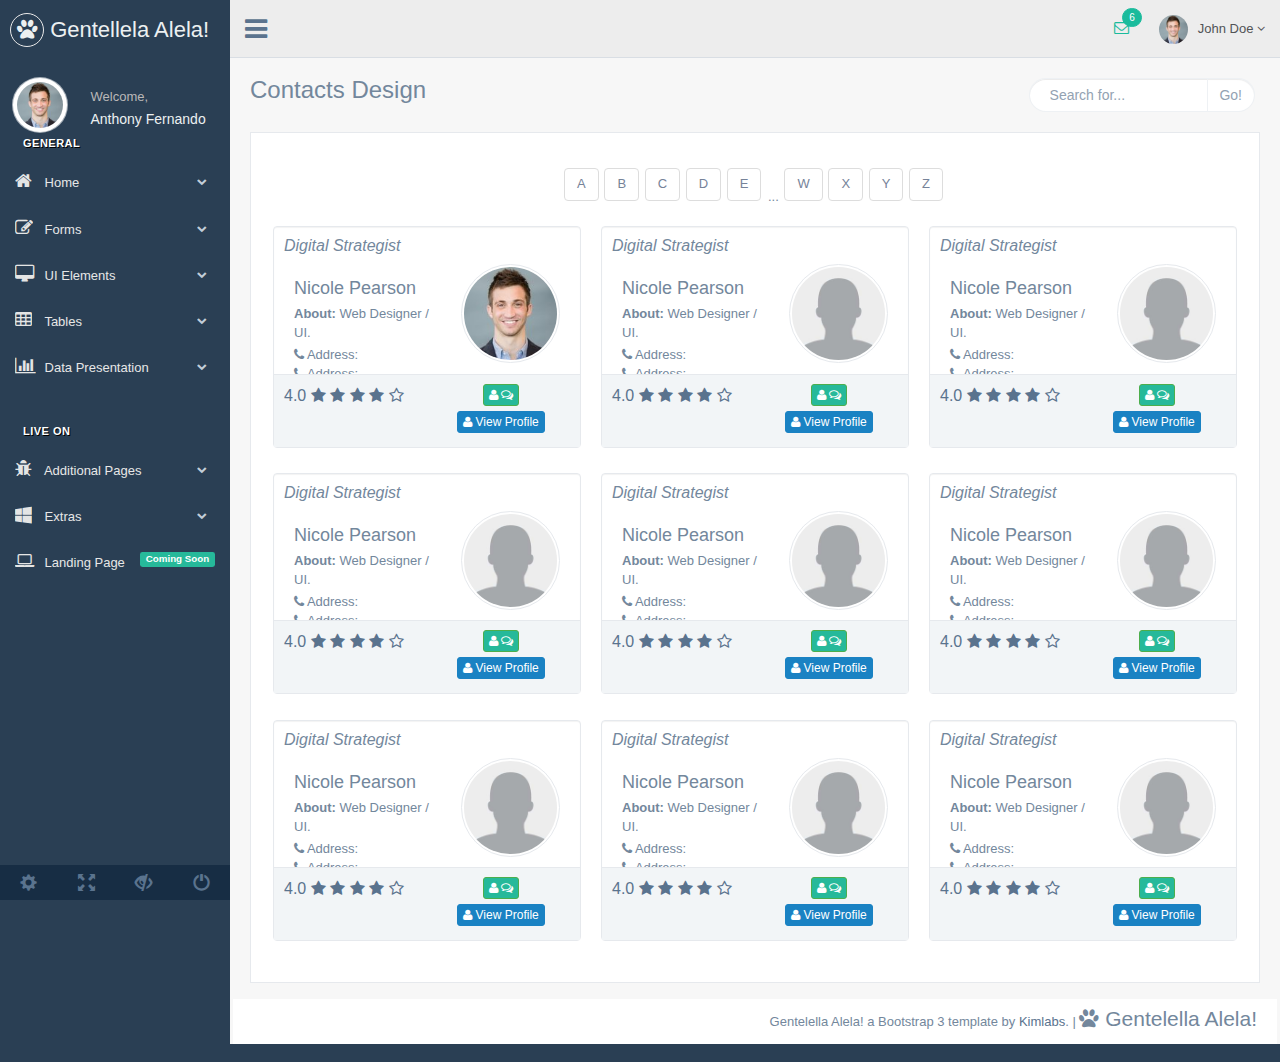
<file: contacts.html>
<!DOCTYPE html>
<html lang="en">

<head>
    <meta http-equiv="Content-Type" content="text/html; charset=UTF-8">
    <!-- Meta, title, CSS, favicons, etc. -->
    <meta charset="utf-8">
    <meta http-equiv="X-UA-Compatible" content="IE=edge">
    <meta name="viewport" content="width=device-width, initial-scale=1">

    <title>Gentallela Alela! | </title>

    <!-- Bootstrap core CSS -->

    <link href="css/bootstrap.min.css" rel="stylesheet">

    <link href="fonts/css/font-awesome.min.css" rel="stylesheet">
    <link href="css/animate.min.css" rel="stylesheet">

    <!-- Custom styling plus plugins -->
    <link href="css/custom.css" rel="stylesheet">
    <link href="css/icheck/flat/green.css" rel="stylesheet">


    <script src="js/jquery.min.js"></script>

    <!--[if lt IE 9]>
        <script src="../assets/js/ie8-responsive-file-warning.js"></script>
        <![endif]-->

    <!-- HTML5 shim and Respond.js for IE8 support of HTML5 elements and media queries -->
    <!--[if lt IE 9]>
          <script src="https://oss.maxcdn.com/html5shiv/3.7.2/html5shiv.min.js"></script>
          <script src="https://oss.maxcdn.com/respond/1.4.2/respond.min.js"></script>
        <![endif]-->

</head>


<body class="nav-md">

    <div class="container body">


        <div class="main_container">

            <div class="col-md-3 left_col">
                <div class="left_col scroll-view">

                    <div class="navbar nav_title" style="border: 0;">
                        <a href="index.html" class="site_title"><i class="fa fa-paw"></i> <span>Gentellela Alela!</span></a>
                    </div>
                    <div class="clearfix"></div>


                    <!-- menu prile quick info -->
                    <div class="profile">
                        <div class="profile_pic">
                            <img src="images/img.jpg" alt="..." class="img-circle profile_img">
                        </div>
                        <div class="profile_info">
                            <span>Welcome,</span>
                            <h2>Anthony Fernando</h2>
                        </div>
                    </div>
                    <!-- /menu prile quick info -->

                    <br />

                    <!-- sidebar menu -->
                    <div id="sidebar-menu" class="main_menu_side hidden-print main_menu">

                        <div class="menu_section">
                            <h3>General</h3>
                            <ul class="nav side-menu">
                                <li><a><i class="fa fa-home"></i> Home <span class="fa fa-chevron-down"></span></a>
                                    <ul class="nav child_menu" style="display: none">
                                        <li><a href="index.html">Dashboard</a>
                                        </li>
                                        <li><a href="index2.html">Dashboard2</a>
                                        </li>
                                        <li><a href="index3.html">Dashboard3</a>
                                        </li>
                                    </ul>
                                </li>
                                <li><a><i class="fa fa-edit"></i> Forms <span class="fa fa-chevron-down"></span></a>
                                    <ul class="nav child_menu" style="display: none">
                                        <li><a href="form.html">General Form</a>
                                        </li>
                                        <li><a href="form_advanced.html">Advanced Components</a>
                                        </li>
                                        <li><a href="form_validation.html">Form Validation</a>
                                        </li>
                                        <li><a href="form_wizards.html">Form Wizard</a>
                                        </li>
                                        <li><a href="form_upload.html">Form Upload</a>
                                        </li>
                                        <li><a href="form_buttons.html">Form Buttons</a>
                                        </li>
                                    </ul>
                                </li>
                                <li><a><i class="fa fa-desktop"></i> UI Elements <span class="fa fa-chevron-down"></span></a>
                                    <ul class="nav child_menu" style="display: none">
                                        <li><a href="general_elements.html">General Elements</a>
                                        </li>
                                        <li><a href="media_gallery.html">Media Gallery</a>
                                        </li>
                                        <li><a href="typography.html">Typography</a>
                                        </li>
                                        <li><a href="icons.html">Icons</a>
                                        </li>
                                        <li><a href="glyphicons.html">Glyphicons</a>
                                        </li>
                                        <li><a href="widgets.html">Widgets</a>
                                        </li>
                                        <li><a href="invoice.html">Invoice</a>
                                        </li>
                                        <li><a href="inbox.html">Inbox</a>
                                        </li>
                                        <li><a href="calender.html">Calender</a>
                                        </li>
                                    </ul>
                                </li>
                                <li><a><i class="fa fa-table"></i> Tables <span class="fa fa-chevron-down"></span></a>
                                    <ul class="nav child_menu" style="display: none">
                                        <li><a href="tables.html">Tables</a>
                                        </li>
                                        <li><a href="tables_dynamic.html">Table Dynamic</a>
                                        </li>
                                    </ul>
                                </li>
                                <li><a><i class="fa fa-bar-chart-o"></i> Data Presentation <span class="fa fa-chevron-down"></span></a>
                                    <ul class="nav child_menu" style="display: none">
                                        <li><a href="chartjs.html">Chart JS</a>
                                        </li>
                                        <li><a href="chartjs2.html">Chart JS2</a>
                                        </li>
                                        <li><a href="morisjs.html">Moris JS</a>
                                        </li>
                                        <li><a href="echarts.html">ECharts </a>
                                        </li>
                                        <li><a href="other_charts.html">Other Charts </a>
                                        </li>
                                    </ul>
                                </li>
                            </ul>
                        </div>
                        <div class="menu_section">
                            <h3>Live On</h3>
                            <ul class="nav side-menu">
                                <li><a><i class="fa fa-bug"></i> Additional Pages <span class="fa fa-chevron-down"></span></a>
                                    <ul class="nav child_menu" style="display: none">
                                        <li><a href="e_commerce.html">E-commerce</a>
                                        </li>
                                        <li><a href="projects.html">Projects</a>
                                        </li>
                                        <li><a href="project_detail.html">Project Detail</a>
                                        </li>
                                        <li><a href="contacts.html">Contacts</a>
                                        </li>
                                        <li><a href="profile.html">Profile</a>
                                        </li>
                                    </ul>
                                </li>
                                <li><a><i class="fa fa-windows"></i> Extras <span class="fa fa-chevron-down"></span></a>
                                    <ul class="nav child_menu" style="display: none">
                                        <li><a href="page_404.html">404 Error</a>
                                        </li>
                                        <li><a href="page_500.html">500 Error</a>
                                        </li>
                                        <li><a href="plain_page.html">Plain Page</a>
                                        </li>
                                        <li><a href="login.html">Login Page</a>
                                        </li>
                                        <li><a href="pricing_tables.html">Pricing Tables</a>
                                        </li>

                                    </ul>
                                </li>
                                <li><a><i class="fa fa-laptop"></i> Landing Page <span class="label label-success pull-right">Coming Soon</span></a>
                                </li>
                            </ul>
                        </div>

                    </div>
                    <!-- /sidebar menu -->

                    <!-- /menu footer buttons -->
                    <div class="sidebar-footer hidden-small">
                        <a data-toggle="tooltip" data-placement="top" title="Settings">
                            <span class="glyphicon glyphicon-cog" aria-hidden="true"></span>
                        </a>
                        <a data-toggle="tooltip" data-placement="top" title="FullScreen">
                            <span class="glyphicon glyphicon-fullscreen" aria-hidden="true"></span>
                        </a>
                        <a data-toggle="tooltip" data-placement="top" title="Lock">
                            <span class="glyphicon glyphicon-eye-close" aria-hidden="true"></span>
                        </a>
                        <a data-toggle="tooltip" data-placement="top" title="Logout">
                            <span class="glyphicon glyphicon-off" aria-hidden="true"></span>
                        </a>
                    </div>
                    <!-- /menu footer buttons -->
                </div>
            </div>

            <!-- top navigation -->
            <div class="top_nav">

                <div class="nav_menu">
                    <nav class="" role="navigation">
                        <div class="nav toggle">
                            <a id="menu_toggle"><i class="fa fa-bars"></i></a>
                        </div>

                        <ul class="nav navbar-nav navbar-right">
                            <li class="">
                                <a href="javascript:;" class="user-profile dropdown-toggle" data-toggle="dropdown" aria-expanded="false">
                                    <img src="images/img.jpg" alt="">John Doe
                                    <span class=" fa fa-angle-down"></span>
                                </a>
                                <ul class="dropdown-menu dropdown-usermenu animated fadeInDown pull-right">
                                    <li><a href="javascript:;">  Profile</a>
                                    </li>
                                    <li>
                                        <a href="javascript:;">
                                            <span class="badge bg-red pull-right">50%</span>
                                            <span>Settings</span>
                                        </a>
                                    </li>
                                    <li>
                                        <a href="javascript:;">Help</a>
                                    </li>
                                    <li><a href="login.html"><i class="fa fa-sign-out pull-right"></i> Log Out</a>
                                    </li>
                                </ul>
                            </li>

                            <li role="presentation" class="dropdown">
                                <a href="javascript:;" class="dropdown-toggle info-number" data-toggle="dropdown" aria-expanded="false">
                                    <i class="fa fa-envelope-o"></i>
                                    <span class="badge bg-green">6</span>
                                </a>
                                <ul id="menu1" class="dropdown-menu list-unstyled msg_list animated fadeInDown" role="menu">
                                    <li>
                                        <a>
                                            <span class="image">
                                        <img src="images/img.jpg" alt="Profile Image" />
                                    </span>
                                            <span>
                                        <span>John Smith</span>
                                            <span class="time">3 mins ago</span>
                                            </span>
                                            <span class="message">
                                        Film festivals used to be do-or-die moments for movie makers. They were where... 
                                    </span>
                                        </a>
                                    </li>
                                    <li>
                                        <a>
                                            <span class="image">
                                        <img src="images/img.jpg" alt="Profile Image" />
                                    </span>
                                            <span>
                                        <span>John Smith</span>
                                            <span class="time">3 mins ago</span>
                                            </span>
                                            <span class="message">
                                        Film festivals used to be do-or-die moments for movie makers. They were where... 
                                    </span>
                                        </a>
                                    </li>
                                    <li>
                                        <a>
                                            <span class="image">
                                        <img src="images/img.jpg" alt="Profile Image" />
                                    </span>
                                            <span>
                                        <span>John Smith</span>
                                            <span class="time">3 mins ago</span>
                                            </span>
                                            <span class="message">
                                        Film festivals used to be do-or-die moments for movie makers. They were where... 
                                    </span>
                                        </a>
                                    </li>
                                    <li>
                                        <a>
                                            <span class="image">
                                        <img src="images/img.jpg" alt="Profile Image" />
                                    </span>
                                            <span>
                                        <span>John Smith</span>
                                            <span class="time">3 mins ago</span>
                                            </span>
                                            <span class="message">
                                        Film festivals used to be do-or-die moments for movie makers. They were where... 
                                    </span>
                                        </a>
                                    </li>
                                    <li>
                                        <div class="text-center">
                                            <a>
                                                <strong>See All Alerts</strong>
                                                <i class="fa fa-angle-right"></i>
                                            </a>
                                        </div>
                                    </li>
                                </ul>
                            </li>

                        </ul>
                    </nav>
                </div>

            </div>
            <!-- /top navigation -->

            <!-- page content -->
            <div class="right_col" role="main">

                <div class="">
                    <div class="page-title">
                        <div class="title_left">
                            <h3>Contacts Design</h3>
                        </div>

                        <div class="title_right">
                            <div class="col-md-5 col-sm-5 col-xs-12 form-group pull-right top_search">
                                <div class="input-group">
                                    <input type="text" class="form-control" placeholder="Search for...">
                                    <span class="input-group-btn">
                            <button class="btn btn-default" type="button">Go!</button>
                        </span>
                                </div>
                            </div>
                        </div>
                    </div>
                    <div class="clearfix"></div>

                    <div class="row">
                        <div class="col-md-12">
                            <div class="x_panel">
                                <div class="x_content">

                                    <div class="row">

                                        <div class="col-md-12 col-sm-12 col-xs-12" style="text-align:center;">
                                            <ul class="pagination pagination-split">
                                                <li><a href="#">A</a>
                                                </li>
                                                <li><a href="#">B</a>
                                                </li>
                                                <li><a href="#">C</a>
                                                </li>
                                                <li><a href="#">D</a>
                                                </li>
                                                <li><a href="#">E</a>
                                                </li>
                                                <li>...</li>
                                                <li><a href="#">W</a>
                                                </li>
                                                <li><a href="#">X</a>
                                                </li>
                                                <li><a href="#">Y</a>
                                                </li>
                                                <li><a href="#">Z</a>
                                                </li>
                                            </ul>
                                        </div>
                                        <div class="clearfix"></div>


                                        <div class="col-md-4 col-sm-4 col-xs-12 animated fadeInDown">
                                            <div class="well profile_view">
                                                <div class="col-sm-12">
                                                    <h4 class="brief"><i>Digital Strategist</i></h4>
                                                    <div class="left col-xs-7">
                                                        <h2>Nicole Pearson</h2>
                                                        <p><strong>About: </strong> Web Designer / UI. </p>
                                                        <ul class="list-unstyled">
                                                            <li><i class="fa fa-phone"></i> Address: </li>
                                                            <li><i class="fa fa-phone"></i> Address: </li>

                                                        </ul>
                                                    </div>
                                                    <div class="right col-xs-5 text-center">
                                                        <img src="images/img.jpg" alt="" class="img-circle img-responsive">
                                                    </div>
                                                </div>
                                                <div class="col-xs-12 bottom text-center">
                                                    <div class="col-xs-12 col-sm-6 emphasis">
                                                        <p class="ratings">
                                                            <a>4.0</a>
                                                            <a href="#"><span class="fa fa-star"></span></a>
                                                            <a href="#"><span class="fa fa-star"></span></a>
                                                            <a href="#"><span class="fa fa-star"></span></a>
                                                            <a href="#"><span class="fa fa-star"></span></a>
                                                            <a href="#"><span class="fa fa-star-o"></span></a>
                                                        </p>
                                                    </div>
                                                    <div class="col-xs-12 col-sm-6 emphasis">
                                                        <button type="button" class="btn btn-success btn-xs"> <i class="fa fa-user">
                                                            </i> <i class="fa fa-comments-o"></i> </button>
                                                        <button type="button" class="btn btn-primary btn-xs"> <i class="fa fa-user">
                                                            </i> View Profile </button>
                                                    </div>
                                                </div>
                                            </div>
                                        </div>

                                        <div class="col-md-4 col-sm-4 col-xs-12 animated fadeInDown">
                                            <div class="well profile_view">
                                                <div class="col-sm-12">
                                                    <h4 class="brief"><i>Digital Strategist</i></h4>
                                                    <div class="left col-xs-7">
                                                        <h2>Nicole Pearson</h2>
                                                        <p><strong>About: </strong> Web Designer / UI. </p>
                                                        <ul class="list-unstyled">
                                                            <li><i class="fa fa-phone"></i> Address: </li>
                                                            <li><i class="fa fa-phone"></i> Address: </li>

                                                        </ul>
                                                    </div>
                                                    <div class="right col-xs-5 text-center">
                                                        <img src="images/user.png" alt="" class="img-circle img-responsive">
                                                    </div>
                                                </div>
                                                <div class="col-xs-12 bottom text-center">
                                                    <div class="col-xs-12 col-sm-6 emphasis">
                                                        <p class="ratings">
                                                            <a>4.0</a>
                                                            <a href="#"><span class="fa fa-star"></span></a>
                                                            <a href="#"><span class="fa fa-star"></span></a>
                                                            <a href="#"><span class="fa fa-star"></span></a>
                                                            <a href="#"><span class="fa fa-star"></span></a>
                                                            <a href="#"><span class="fa fa-star-o"></span></a>
                                                        </p>
                                                    </div>
                                                    <div class="col-xs-12 col-sm-6 emphasis">
                                                        <button type="button" class="btn btn-success btn-xs"> <i class="fa fa-user">
                                                            </i> <i class="fa fa-comments-o"></i> </button>
                                                        <button type="button" class="btn btn-primary btn-xs"> <i class="fa fa-user">
                                                            </i> View Profile </button>
                                                    </div>
                                                </div>
                                            </div>
                                        </div>

                                        <div class="col-md-4 col-sm-4 col-xs-12 animated fadeInDown">
                                            <div class="well profile_view">
                                                <div class="col-sm-12">
                                                    <h4 class="brief"><i>Digital Strategist</i></h4>
                                                    <div class="left col-xs-7">
                                                        <h2>Nicole Pearson</h2>
                                                        <p><strong>About: </strong> Web Designer / UI. </p>
                                                        <ul class="list-unstyled">
                                                            <li><i class="fa fa-phone"></i> Address: </li>
                                                            <li><i class="fa fa-phone"></i> Address: </li>

                                                        </ul>
                                                    </div>
                                                    <div class="right col-xs-5 text-center">
                                                        <img src="images/user.png" alt="" class="img-circle img-responsive">
                                                    </div>
                                                </div>
                                                <div class="col-xs-12 bottom text-center">
                                                    <div class="col-xs-12 col-sm-6 emphasis">
                                                        <p class="ratings">
                                                            <a>4.0</a>
                                                            <a href="#"><span class="fa fa-star"></span></a>
                                                            <a href="#"><span class="fa fa-star"></span></a>
                                                            <a href="#"><span class="fa fa-star"></span></a>
                                                            <a href="#"><span class="fa fa-star"></span></a>
                                                            <a href="#"><span class="fa fa-star-o"></span></a>
                                                        </p>
                                                    </div>
                                                    <div class="col-xs-12 col-sm-6 emphasis">
                                                        <button type="button" class="btn btn-success btn-xs"> <i class="fa fa-user">
                                                            </i> <i class="fa fa-comments-o"></i> </button>
                                                        <button type="button" class="btn btn-primary btn-xs"> <i class="fa fa-user">
                                                            </i> View Profile </button>
                                                    </div>
                                                </div>
                                            </div>
                                        </div>

                                        <div class="col-md-4 col-sm-4 col-xs-12 animated fadeInDown">
                                            <div class="well profile_view">
                                                <div class="col-sm-12">
                                                    <h4 class="brief"><i>Digital Strategist</i></h4>
                                                    <div class="left col-xs-7">
                                                        <h2>Nicole Pearson</h2>
                                                        <p><strong>About: </strong> Web Designer / UI. </p>
                                                        <ul class="list-unstyled">
                                                            <li><i class="fa fa-phone"></i> Address: </li>
                                                            <li><i class="fa fa-phone"></i> Address: </li>

                                                        </ul>
                                                    </div>
                                                    <div class="right col-xs-5 text-center">
                                                        <img src="images/user.png" alt="" class="img-circle img-responsive">
                                                    </div>
                                                </div>
                                                <div class="col-xs-12 bottom text-center">
                                                    <div class="col-xs-12 col-sm-6 emphasis">
                                                        <p class="ratings">
                                                            <a>4.0</a>
                                                            <a href="#"><span class="fa fa-star"></span></a>
                                                            <a href="#"><span class="fa fa-star"></span></a>
                                                            <a href="#"><span class="fa fa-star"></span></a>
                                                            <a href="#"><span class="fa fa-star"></span></a>
                                                            <a href="#"><span class="fa fa-star-o"></span></a>
                                                        </p>
                                                    </div>
                                                    <div class="col-xs-12 col-sm-6 emphasis">
                                                        <button type="button" class="btn btn-success btn-xs"> <i class="fa fa-user">
                                                            </i> <i class="fa fa-comments-o"></i> </button>
                                                        <button type="button" class="btn btn-primary btn-xs"> <i class="fa fa-user">
                                                            </i> View Profile </button>
                                                    </div>
                                                </div>
                                            </div>
                                        </div>

                                        <div class="col-md-4 col-sm-4 col-xs-12 animated fadeInDown">
                                            <div class="well profile_view">
                                                <div class="col-sm-12">
                                                    <h4 class="brief"><i>Digital Strategist</i></h4>
                                                    <div class="left col-xs-7">
                                                        <h2>Nicole Pearson</h2>
                                                        <p><strong>About: </strong> Web Designer / UI. </p>
                                                        <ul class="list-unstyled">
                                                            <li><i class="fa fa-phone"></i> Address: </li>
                                                            <li><i class="fa fa-phone"></i> Address: </li>

                                                        </ul>
                                                    </div>
                                                    <div class="right col-xs-5 text-center">
                                                        <img src="images/user.png" alt="" class="img-circle img-responsive">
                                                    </div>
                                                </div>
                                                <div class="col-xs-12 bottom text-center">
                                                    <div class="col-xs-12 col-sm-6 emphasis">
                                                        <p class="ratings">
                                                            <a>4.0</a>
                                                            <a href="#"><span class="fa fa-star"></span></a>
                                                            <a href="#"><span class="fa fa-star"></span></a>
                                                            <a href="#"><span class="fa fa-star"></span></a>
                                                            <a href="#"><span class="fa fa-star"></span></a>
                                                            <a href="#"><span class="fa fa-star-o"></span></a>
                                                        </p>
                                                    </div>
                                                    <div class="col-xs-12 col-sm-6 emphasis">
                                                        <button type="button" class="btn btn-success btn-xs"> <i class="fa fa-user">
                                                            </i> <i class="fa fa-comments-o"></i> </button>
                                                        <button type="button" class="btn btn-primary btn-xs"> <i class="fa fa-user">
                                                            </i> View Profile </button>
                                                    </div>
                                                </div>
                                            </div>
                                        </div>

                                        <div class="col-md-4 col-sm-4 col-xs-12 animated fadeInDown">
                                            <div class="well profile_view">
                                                <div class="col-sm-12">
                                                    <h4 class="brief"><i>Digital Strategist</i></h4>
                                                    <div class="left col-xs-7">
                                                        <h2>Nicole Pearson</h2>
                                                        <p><strong>About: </strong> Web Designer / UI. </p>
                                                        <ul class="list-unstyled">
                                                            <li><i class="fa fa-phone"></i> Address: </li>
                                                            <li><i class="fa fa-phone"></i> Address: </li>

                                                        </ul>
                                                    </div>
                                                    <div class="right col-xs-5 text-center">
                                                        <img src="images/user.png" alt="" class="img-circle img-responsive">
                                                    </div>
                                                </div>
                                                <div class="col-xs-12 bottom text-center">
                                                    <div class="col-xs-12 col-sm-6 emphasis">
                                                        <p class="ratings">
                                                            <a>4.0</a>
                                                            <a href="#"><span class="fa fa-star"></span></a>
                                                            <a href="#"><span class="fa fa-star"></span></a>
                                                            <a href="#"><span class="fa fa-star"></span></a>
                                                            <a href="#"><span class="fa fa-star"></span></a>
                                                            <a href="#"><span class="fa fa-star-o"></span></a>
                                                        </p>
                                                    </div>
                                                    <div class="col-xs-12 col-sm-6 emphasis">
                                                        <button type="button" class="btn btn-success btn-xs"> <i class="fa fa-user">
                                                            </i> <i class="fa fa-comments-o"></i> </button>
                                                        <button type="button" class="btn btn-primary btn-xs"> <i class="fa fa-user">
                                                            </i> View Profile </button>
                                                    </div>
                                                </div>
                                            </div>
                                        </div>

                                        <div class="col-md-4 col-sm-4 col-xs-12 animated fadeInDown">
                                            <div class="well profile_view">
                                                <div class="col-sm-12">
                                                    <h4 class="brief"><i>Digital Strategist</i></h4>
                                                    <div class="left col-xs-7">
                                                        <h2>Nicole Pearson</h2>
                                                        <p><strong>About: </strong> Web Designer / UI. </p>
                                                        <ul class="list-unstyled">
                                                            <li><i class="fa fa-phone"></i> Address: </li>
                                                            <li><i class="fa fa-phone"></i> Address: </li>

                                                        </ul>
                                                    </div>
                                                    <div class="right col-xs-5 text-center">
                                                        <img src="images/user.png" alt="" class="img-circle img-responsive">
                                                    </div>
                                                </div>
                                                <div class="col-xs-12 bottom text-center">
                                                    <div class="col-xs-12 col-sm-6 emphasis">
                                                        <p class="ratings">
                                                            <a>4.0</a>
                                                            <a href="#"><span class="fa fa-star"></span></a>
                                                            <a href="#"><span class="fa fa-star"></span></a>
                                                            <a href="#"><span class="fa fa-star"></span></a>
                                                            <a href="#"><span class="fa fa-star"></span></a>
                                                            <a href="#"><span class="fa fa-star-o"></span></a>
                                                        </p>
                                                    </div>
                                                    <div class="col-xs-12 col-sm-6 emphasis">
                                                        <button type="button" class="btn btn-success btn-xs"> <i class="fa fa-user">
                                                            </i> <i class="fa fa-comments-o"></i> </button>
                                                        <button type="button" class="btn btn-primary btn-xs"> <i class="fa fa-user">
                                                            </i> View Profile </button>
                                                    </div>
                                                </div>
                                            </div>
                                        </div>

                                        <div class="col-md-4 col-sm-4 col-xs-12 animated fadeInDown">
                                            <div class="well profile_view">
                                                <div class="col-sm-12">
                                                    <h4 class="brief"><i>Digital Strategist</i></h4>
                                                    <div class="left col-xs-7">
                                                        <h2>Nicole Pearson</h2>
                                                        <p><strong>About: </strong> Web Designer / UI. </p>
                                                        <ul class="list-unstyled">
                                                            <li><i class="fa fa-phone"></i> Address: </li>
                                                            <li><i class="fa fa-phone"></i> Address: </li>

                                                        </ul>
                                                    </div>
                                                    <div class="right col-xs-5 text-center">
                                                        <img src="images/user.png" alt="" class="img-circle img-responsive">
                                                    </div>
                                                </div>
                                                <div class="col-xs-12 bottom text-center">
                                                    <div class="col-xs-12 col-sm-6 emphasis">
                                                        <p class="ratings">
                                                            <a>4.0</a>
                                                            <a href="#"><span class="fa fa-star"></span></a>
                                                            <a href="#"><span class="fa fa-star"></span></a>
                                                            <a href="#"><span class="fa fa-star"></span></a>
                                                            <a href="#"><span class="fa fa-star"></span></a>
                                                            <a href="#"><span class="fa fa-star-o"></span></a>
                                                        </p>
                                                    </div>
                                                    <div class="col-xs-12 col-sm-6 emphasis">
                                                        <button type="button" class="btn btn-success btn-xs"> <i class="fa fa-user">
                                                            </i> <i class="fa fa-comments-o"></i> </button>
                                                        <button type="button" class="btn btn-primary btn-xs"> <i class="fa fa-user">
                                                            </i> View Profile </button>
                                                    </div>
                                                </div>
                                            </div>
                                        </div>

                                        <div class="col-md-4 col-sm-4 col-xs-12 animated fadeInDown">
                                            <div class="well profile_view">
                                                <div class="col-sm-12">
                                                    <h4 class="brief"><i>Digital Strategist</i></h4>
                                                    <div class="left col-xs-7">
                                                        <h2>Nicole Pearson</h2>
                                                        <p><strong>About: </strong> Web Designer / UI. </p>
                                                        <ul class="list-unstyled">
                                                            <li><i class="fa fa-phone"></i> Address: </li>
                                                            <li><i class="fa fa-phone"></i> Address: </li>

                                                        </ul>
                                                    </div>
                                                    <div class="right col-xs-5 text-center">
                                                        <img src="images/user.png" alt="" class="img-circle img-responsive">
                                                    </div>
                                                </div>
                                                <div class="col-xs-12 bottom text-center">
                                                    <div class="col-xs-12 col-sm-6 emphasis">
                                                        <p class="ratings">
                                                            <a>4.0</a>
                                                            <a href="#"><span class="fa fa-star"></span></a>
                                                            <a href="#"><span class="fa fa-star"></span></a>
                                                            <a href="#"><span class="fa fa-star"></span></a>
                                                            <a href="#"><span class="fa fa-star"></span></a>
                                                            <a href="#"><span class="fa fa-star-o"></span></a>
                                                        </p>
                                                    </div>
                                                    <div class="col-xs-12 col-sm-6 emphasis">
                                                        <button type="button" class="btn btn-success btn-xs"> <i class="fa fa-user">
                                                            </i> <i class="fa fa-comments-o"></i> </button>
                                                        <button type="button" class="btn btn-primary btn-xs"> <i class="fa fa-user">
                                                            </i> View Profile </button>
                                                    </div>
                                                </div>
                                            </div>
                                        </div>
                                    </div>

                                </div>
                            </div>
                        </div>
                    </div>
                </div>

                <!-- footer content -->
                <footer>
                    <div class="">
                        <p class="pull-right">Gentelella Alela! a Bootstrap 3 template by <a>Kimlabs</a>. |
                            <span class="lead"> <i class="fa fa-paw"></i> Gentelella Alela!</span>
                        </p>
                    </div>
                    <div class="clearfix"></div>
                </footer>
                <!-- /footer content -->

            </div>
            <!-- /page content -->
        </div>

    </div>

    <div id="custom_notifications" class="custom-notifications dsp_none">
        <ul class="list-unstyled notifications clearfix" data-tabbed_notifications="notif-group">
        </ul>
        <div class="clearfix"></div>
        <div id="notif-group" class="tabbed_notifications"></div>
    </div>

    <script src="js/bootstrap.min.js"></script>

    <!-- chart js -->
    <script src="js/chartjs/chart.min.js"></script>
    <!-- bootstrap progress js -->
    <script src="js/progressbar/bootstrap-progressbar.min.js"></script>
    <script src="js/nicescroll/jquery.nicescroll.min.js"></script>
    <!-- icheck -->
    <script src="js/icheck/icheck.min.js"></script>

    <script src="js/custom.js"></script>

</body>

</html>
</file>
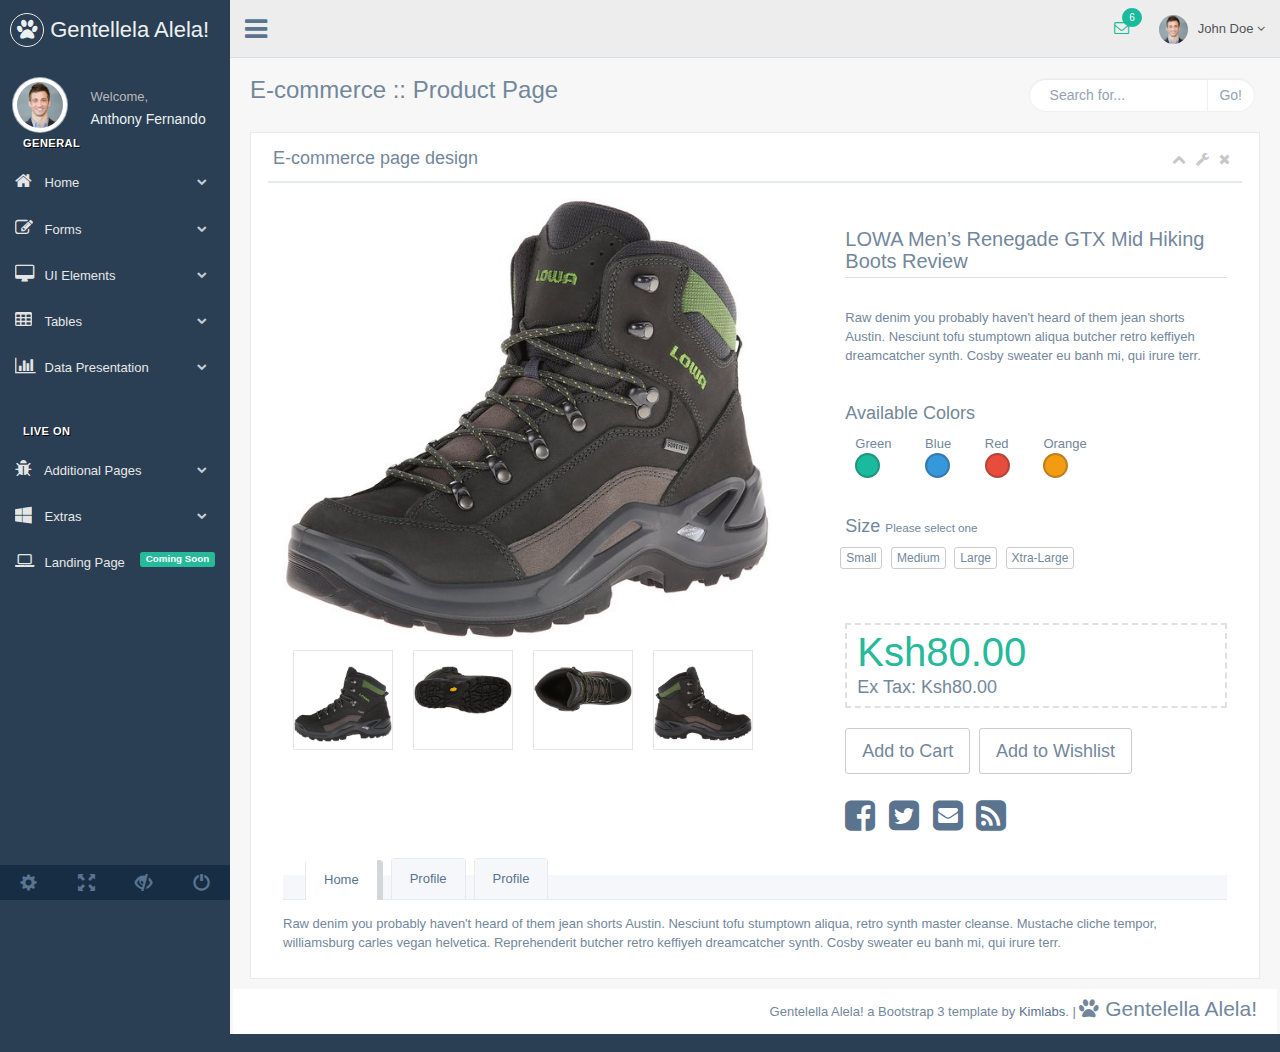
<file: e_commerce.html>
<!DOCTYPE html>
<html lang="en">

<head>
    <meta http-equiv="Content-Type" content="text/html; charset=UTF-8">
    <!-- Meta, title, CSS, favicons, etc. -->
    <meta charset="utf-8">
    <meta http-equiv="X-UA-Compatible" content="IE=edge">
    <meta name="viewport" content="width=device-width, initial-scale=1">

    <title>Gentallela Alela! | </title>

    <!-- Bootstrap core CSS -->

    <link href="css/bootstrap.min.css" rel="stylesheet">

    <link href="fonts/css/font-awesome.min.css" rel="stylesheet">
    <link href="css/animate.min.css" rel="stylesheet">

    <!-- Custom styling plus plugins -->
    <link href="css/custom.css" rel="stylesheet">
    <link href="css/icheck/flat/green.css" rel="stylesheet">


    <script src="js/jquery.min.js"></script>

    <!--[if lt IE 9]>
        <script src="../assets/js/ie8-responsive-file-warning.js"></script>
        <![endif]-->

    <!-- HTML5 shim and Respond.js for IE8 support of HTML5 elements and media queries -->
    <!--[if lt IE 9]>
          <script src="https://oss.maxcdn.com/html5shiv/3.7.2/html5shiv.min.js"></script>
          <script src="https://oss.maxcdn.com/respond/1.4.2/respond.min.js"></script>
        <![endif]-->

</head>


<body class="nav-md">

    <div class="container body">


        <div class="main_container">

            <div class="col-md-3 left_col">
                <div class="left_col scroll-view">

                    <div class="navbar nav_title" style="border: 0;">
                        <a href="index.html" class="site_title"><i class="fa fa-paw"></i> <span>Gentellela Alela!</span></a>
                    </div>
                    <div class="clearfix"></div>


                    <!-- menu prile quick info -->
                    <div class="profile">
                        <div class="profile_pic">
                            <img src="images/img.jpg" alt="..." class="img-circle profile_img">
                        </div>
                        <div class="profile_info">
                            <span>Welcome,</span>
                            <h2>Anthony Fernando</h2>
                        </div>
                    </div>
                    <!-- /menu prile quick info -->

                    <br />

                    <!-- sidebar menu -->
                    <div id="sidebar-menu" class="main_menu_side hidden-print main_menu">

                        <div class="menu_section">
                            <h3>General</h3>
                            <ul class="nav side-menu">
                                <li><a><i class="fa fa-home"></i> Home <span class="fa fa-chevron-down"></span></a>
                                    <ul class="nav child_menu" style="display: none">
                                        <li><a href="index.html">Dashboard</a>
                                        </li>
                                        <li><a href="index2.html">Dashboard2</a>
                                        </li>
                                        <li><a href="index3.html">Dashboard3</a>
                                        </li>
                                    </ul>
                                </li>
                                <li><a><i class="fa fa-edit"></i> Forms <span class="fa fa-chevron-down"></span></a>
                                    <ul class="nav child_menu" style="display: none">
                                        <li><a href="form.html">General Form</a>
                                        </li>
                                        <li><a href="form_advanced.html">Advanced Components</a>
                                        </li>
                                        <li><a href="form_validation.html">Form Validation</a>
                                        </li>
                                        <li><a href="form_wizards.html">Form Wizard</a>
                                        </li>
                                        <li><a href="form_upload.html">Form Upload</a>
                                        </li>
                                        <li><a href="form_buttons.html">Form Buttons</a>
                                        </li>
                                    </ul>
                                </li>
                                <li><a><i class="fa fa-desktop"></i> UI Elements <span class="fa fa-chevron-down"></span></a>
                                    <ul class="nav child_menu" style="display: none">
                                        <li><a href="general_elements.html">General Elements</a>
                                        </li>
                                        <li><a href="media_gallery.html">Media Gallery</a>
                                        </li>
                                        <li><a href="typography.html">Typography</a>
                                        </li>
                                        <li><a href="icons.html">Icons</a>
                                        </li>
                                        <li><a href="glyphicons.html">Glyphicons</a>
                                        </li>
                                        <li><a href="widgets.html">Widgets</a>
                                        </li>
                                        <li><a href="invoice.html">Invoice</a>
                                        </li>
                                        <li><a href="inbox.html">Inbox</a>
                                        </li>
                                        <li><a href="calender.html">Calender</a>
                                        </li>
                                    </ul>
                                </li>
                                <li><a><i class="fa fa-table"></i> Tables <span class="fa fa-chevron-down"></span></a>
                                    <ul class="nav child_menu" style="display: none">
                                        <li><a href="tables.html">Tables</a>
                                        </li>
                                        <li><a href="tables_dynamic.html">Table Dynamic</a>
                                        </li>
                                    </ul>
                                </li>
                                <li><a><i class="fa fa-bar-chart-o"></i> Data Presentation <span class="fa fa-chevron-down"></span></a>
                                    <ul class="nav child_menu" style="display: none">
                                        <li><a href="chartjs.html">Chart JS</a>
                                        </li>
                                        <li><a href="chartjs2.html">Chart JS2</a>
                                        </li>
                                        <li><a href="morisjs.html">Moris JS</a>
                                        </li>
                                        <li><a href="echarts.html">ECharts </a>
                                        </li>
                                        <li><a href="other_charts.html">Other Charts </a>
                                        </li>
                                    </ul>
                                </li>
                            </ul>
                        </div>
                        <div class="menu_section">
                            <h3>Live On</h3>
                            <ul class="nav side-menu">
                                <li><a><i class="fa fa-bug"></i> Additional Pages <span class="fa fa-chevron-down"></span></a>
                                    <ul class="nav child_menu" style="display: none">
                                        <li><a href="e_commerce.html">E-commerce</a>
                                        </li>
                                        <li><a href="projects.html">Projects</a>
                                        </li>
                                        <li><a href="project_detail.html">Project Detail</a>
                                        </li>
                                        <li><a href="contacts.html">Contacts</a>
                                        </li>
                                        <li><a href="profile.html">Profile</a>
                                        </li>
                                    </ul>
                                </li>
                                <li><a><i class="fa fa-windows"></i> Extras <span class="fa fa-chevron-down"></span></a>
                                    <ul class="nav child_menu" style="display: none">
                                        <li><a href="page_404.html">404 Error</a>
                                        </li>
                                        <li><a href="page_500.html">500 Error</a>
                                        </li>
                                        <li><a href="plain_page.html">Plain Page</a>
                                        </li>
                                        <li><a href="login.html">Login Page</a>
                                        </li>
                                        <li><a href="pricing_tables.html">Pricing Tables</a>
                                        </li>

                                    </ul>
                                </li>
                                <li><a><i class="fa fa-laptop"></i> Landing Page <span class="label label-success pull-right">Coming Soon</span></a>
                                </li>
                            </ul>
                        </div>

                    </div>
                    <!-- /sidebar menu -->

                    <!-- /menu footer buttons -->
                    <div class="sidebar-footer hidden-small">
                        <a data-toggle="tooltip" data-placement="top" title="Settings">
                            <span class="glyphicon glyphicon-cog" aria-hidden="true"></span>
                        </a>
                        <a data-toggle="tooltip" data-placement="top" title="FullScreen">
                            <span class="glyphicon glyphicon-fullscreen" aria-hidden="true"></span>
                        </a>
                        <a data-toggle="tooltip" data-placement="top" title="Lock">
                            <span class="glyphicon glyphicon-eye-close" aria-hidden="true"></span>
                        </a>
                        <a data-toggle="tooltip" data-placement="top" title="Logout">
                            <span class="glyphicon glyphicon-off" aria-hidden="true"></span>
                        </a>
                    </div>
                    <!-- /menu footer buttons -->
                </div>
            </div>

            <!-- top navigation -->
            <div class="top_nav">

                <div class="nav_menu">
                    <nav class="" role="navigation">
                        <div class="nav toggle">
                            <a id="menu_toggle"><i class="fa fa-bars"></i></a>
                        </div>

                        <ul class="nav navbar-nav navbar-right">
                            <li class="">
                                <a href="javascript:;" class="user-profile dropdown-toggle" data-toggle="dropdown" aria-expanded="false">
                                    <img src="images/img.jpg" alt="">John Doe
                                    <span class=" fa fa-angle-down"></span>
                                </a>
                                <ul class="dropdown-menu dropdown-usermenu animated fadeInDown pull-right">
                                    <li><a href="javascript:;">  Profile</a>
                                    </li>
                                    <li>
                                        <a href="javascript:;">
                                            <span class="badge bg-red pull-right">50%</span>
                                            <span>Settings</span>
                                        </a>
                                    </li>
                                    <li>
                                        <a href="javascript:;">Help</a>
                                    </li>
                                    <li><a href="login.html"><i class="fa fa-sign-out pull-right"></i> Log Out</a>
                                    </li>
                                </ul>
                            </li>

                            <li role="presentation" class="dropdown">
                                <a href="javascript:;" class="dropdown-toggle info-number" data-toggle="dropdown" aria-expanded="false">
                                    <i class="fa fa-envelope-o"></i>
                                    <span class="badge bg-green">6</span>
                                </a>
                                <ul id="menu1" class="dropdown-menu list-unstyled msg_list animated fadeInDown" role="menu">
                                    <li>
                                        <a>
                                            <span class="image">
                                        <img src="images/img.jpg" alt="Profile Image" />
                                    </span>
                                            <span>
                                        <span>John Smith</span>
                                            <span class="time">3 mins ago</span>
                                            </span>
                                            <span class="message">
                                        Film festivals used to be do-or-die moments for movie makers. They were where... 
                                    </span>
                                        </a>
                                    </li>
                                    <li>
                                        <a>
                                            <span class="image">
                                        <img src="images/img.jpg" alt="Profile Image" />
                                    </span>
                                            <span>
                                        <span>John Smith</span>
                                            <span class="time">3 mins ago</span>
                                            </span>
                                            <span class="message">
                                        Film festivals used to be do-or-die moments for movie makers. They were where... 
                                    </span>
                                        </a>
                                    </li>
                                    <li>
                                        <a>
                                            <span class="image">
                                        <img src="images/img.jpg" alt="Profile Image" />
                                    </span>
                                            <span>
                                        <span>John Smith</span>
                                            <span class="time">3 mins ago</span>
                                            </span>
                                            <span class="message">
                                        Film festivals used to be do-or-die moments for movie makers. They were where... 
                                    </span>
                                        </a>
                                    </li>
                                    <li>
                                        <a>
                                            <span class="image">
                                        <img src="images/img.jpg" alt="Profile Image" />
                                    </span>
                                            <span>
                                        <span>John Smith</span>
                                            <span class="time">3 mins ago</span>
                                            </span>
                                            <span class="message">
                                        Film festivals used to be do-or-die moments for movie makers. They were where... 
                                    </span>
                                        </a>
                                    </li>
                                    <li>
                                        <div class="text-center">
                                            <a>
                                                <strong>See All Alerts</strong>
                                                <i class="fa fa-angle-right"></i>
                                            </a>
                                        </div>
                                    </li>
                                </ul>
                            </li>

                        </ul>
                    </nav>
                </div>

            </div>
            <!-- /top navigation -->

            <!-- page content -->
            <div class="right_col" role="main">

                <div class="">
                    <div class="page-title">
                        <div class="title_left">
                            <h3>E-commerce :: Product Page</h3>
                        </div>

                        <div class="title_right">
                            <div class="col-md-5 col-sm-5 col-xs-12 form-group pull-right top_search">
                                <div class="input-group">
                                    <input type="text" class="form-control" placeholder="Search for...">
                                    <span class="input-group-btn">
                            <button class="btn btn-default" type="button">Go!</button>
                        </span>
                                </div>
                            </div>
                        </div>
                    </div>
                    <div class="clearfix"></div>

                    <div class="row">
                        <div class="col-md-12 col-sm-12 col-xs-12">
                            <div class="x_panel">
                                <div class="x_title">
                                    <h2>E-commerce page design</h2>
                                    <ul class="nav navbar-right panel_toolbox">
                                        <li><a href="#"><i class="fa fa-chevron-up"></i></a>
                                        </li>
                                        <li class="dropdown">
                                            <a href="#" class="dropdown-toggle" data-toggle="dropdown" role="button" aria-expanded="false"><i class="fa fa-wrench"></i></a>
                                            <ul class="dropdown-menu" role="menu">
                                                <li><a href="#">Settings 1</a>
                                                </li>
                                                <li><a href="#">Settings 2</a>
                                                </li>
                                            </ul>
                                        </li>
                                        <li><a href="#"><i class="fa fa-close"></i></a>
                                        </li>
                                    </ul>
                                    <div class="clearfix"></div>
                                </div>
                                <div class="x_content">

                                    <div class="col-md-7 col-sm-7 col-xs-12">
                                        <div class="product-image">
                                            <img src="images/prod1.jpg" alt="..." />
                                        </div>
                                        <div class="product_gallery">
                                            <a>
                                                <img src="images/prod2.jpg" alt="..." />
                                            </a>
                                            <a>
                                                <img src="images/prod3.jpg" alt="..." />
                                            </a>
                                            <a>
                                                <img src="images/prod4.jpg" alt="..." />
                                            </a>
                                            <a>
                                                <img src="images/prod5.jpg" alt="..." />
                                            </a>
                                        </div>
                                    </div>

                                    <div class="col-md-5 col-sm-5 col-xs-12" style="border:0px solid #e5e5e5;">

                                        <h3 class="prod_title">LOWA Men’s Renegade GTX Mid Hiking Boots Review</h3>

                                        <p>Raw denim you probably haven't heard of them jean shorts Austin. Nesciunt tofu stumptown aliqua butcher retro keffiyeh dreamcatcher synth. Cosby sweater eu banh mi, qui irure terr.</p>
                                        <br />

                                        <div class="">
                                            <h2>Available Colors</h2>
                                            <ul class="list-inline prod_color">
                                                <li>
                                                    <p>Green</p>
                                                    <div class="color bg-green"></div>
                                                </li>
                                                <li>
                                                    <p>Blue</p>
                                                    <div class="color bg-blue"></div>
                                                </li>
                                                <li>
                                                    <p>Red</p>
                                                    <div class="color bg-red"></div>
                                                </li>
                                                <li>
                                                    <p>Orange</p>
                                                    <div class="color bg-orange"></div>
                                                </li>

                                            </ul>
                                        </div>
                                        <br />

                                        <div class="">
                                            <h2>Size <small>Please select one</small></h2>
                                            <ul class="list-inline prod_size">
                                                <li>
                                                    <button type="button" class="btn btn-default btn-xs">Small</button>
                                                </li>
                                                <li>
                                                    <button type="button" class="btn btn-default btn-xs">Medium</button>
                                                </li>
                                                <li>
                                                    <button type="button" class="btn btn-default btn-xs">Large</button>
                                                </li>
                                                <li>
                                                    <button type="button" class="btn btn-default btn-xs">Xtra-Large</button>
                                                </li>
                                            </ul>
                                        </div>
                                        <br />

                                        <div class="">
                                            <div class="product_price">
                                                <h1 class="price">Ksh80.00</h1>
                                                <span class="price-tax">Ex Tax: Ksh80.00</span>
                                                <br>
                                            </div>
                                        </div>

                                        <div class="">
                                            <button type="button" class="btn btn-default btn-lg">Add to Cart</button>
                                            <button type="button" class="btn btn-default btn-lg">Add to Wishlist</button>
                                        </div>

                                        <div class="product_social">
                                            <ul class="list-inline">
                                                <li><a href="#"><i class="fa fa-facebook-square"></i></a>
                                                </li>
                                                <li><a href="#"><i class="fa fa-twitter-square"></i></a>
                                                </li>
                                                <li><a href="#"><i class="fa fa-envelope-square"></i></a>
                                                </li>
                                                <li><a href="#"><i class="fa fa-rss-square"></i></a>
                                                </li>
                                            </ul>
                                        </div>

                                    </div>


                                    <div class="col-md-12">

                                        <div class="" role="tabpanel" data-example-id="togglable-tabs">
                                            <ul id="myTab" class="nav nav-tabs bar_tabs" role="tablist">
                                                <li role="presentation" class="active"><a href="#tab_content1" id="home-tab" role="tab" data-toggle="tab" aria-expanded="true">Home</a>
                                                </li>
                                                <li role="presentation" class=""><a href="#tab_content2" role="tab" id="profile-tab" data-toggle="tab" aria-expanded="false">Profile</a>
                                                </li>
                                                <li role="presentation" class=""><a href="#tab_content3" role="tab" id="profile-tab2" data-toggle="tab"  aria-expanded="false">Profile</a>
                                                </li>
                                            </ul>
                                            <div id="myTabContent" class="tab-content">
                                                <div role="tabpanel" class="tab-pane fade active in" id="tab_content1" aria-labelledby="home-tab">
                                                    <p>Raw denim you probably haven't heard of them jean shorts Austin. Nesciunt tofu stumptown aliqua, retro synth master cleanse. Mustache cliche tempor, williamsburg carles vegan helvetica. Reprehenderit butcher retro keffiyeh dreamcatcher synth. Cosby sweater eu banh mi, qui irure terr.</p>
                                                </div>
                                                <div role="tabpanel" class="tab-pane fade" id="tab_content2" aria-labelledby="profile-tab">
                                                    <p>Food truck fixie locavore, accusamus mcsweeney's marfa nulla single-origin coffee squid. Exercitation +1 labore velit, blog sartorial PBR leggings next level wes anderson artisan four loko farm-to-table craft beer twee. Qui photo booth letterpress, commodo enim craft beer mlkshk aliquip</p>
                                                </div>
                                                <div role="tabpanel" class="tab-pane fade" id="tab_content3" aria-labelledby="profile-tab">
                                                    <p>xxFood truck fixie locavore, accusamus mcsweeney's marfa nulla single-origin coffee squid. Exercitation +1 labore velit, blog sartorial PBR leggings next level wes anderson artisan four loko farm-to-table craft beer twee. Qui photo booth letterpress, commodo enim craft beer mlkshk </p>
                                                </div>
                                            </div>
                                        </div>

                                    </div>
                                </div>
                            </div>
                        </div>
                    </div>
                </div>

                <!-- footer content -->
                <footer>
                    <div class="">
                        <p class="pull-right">Gentelella Alela! a Bootstrap 3 template by <a>Kimlabs</a>. |
                            <span class="lead"> <i class="fa fa-paw"></i> Gentelella Alela!</span>
                        </p>
                    </div>
                    <div class="clearfix"></div>
                </footer>
                <!-- /footer content -->

            </div>
            <!-- /page content -->
        </div>

    </div>

    <div id="custom_notifications" class="custom-notifications dsp_none">
        <ul class="list-unstyled notifications clearfix" data-tabbed_notifications="notif-group">
        </ul>
        <div class="clearfix"></div>
        <div id="notif-group" class="tabbed_notifications"></div>
    </div>

    <script src="js/bootstrap.min.js"></script>

    <!-- chart js -->
    <script src="js/chartjs/chart.min.js"></script>
    <!-- bootstrap progress js -->
    <script src="js/progressbar/bootstrap-progressbar.min.js"></script>
    <script src="js/nicescroll/jquery.nicescroll.min.js"></script>
    <!-- icheck -->
    <script src="js/icheck/icheck.min.js"></script>

    <script src="js/custom.js"></script>

</body>

</html>
</file>
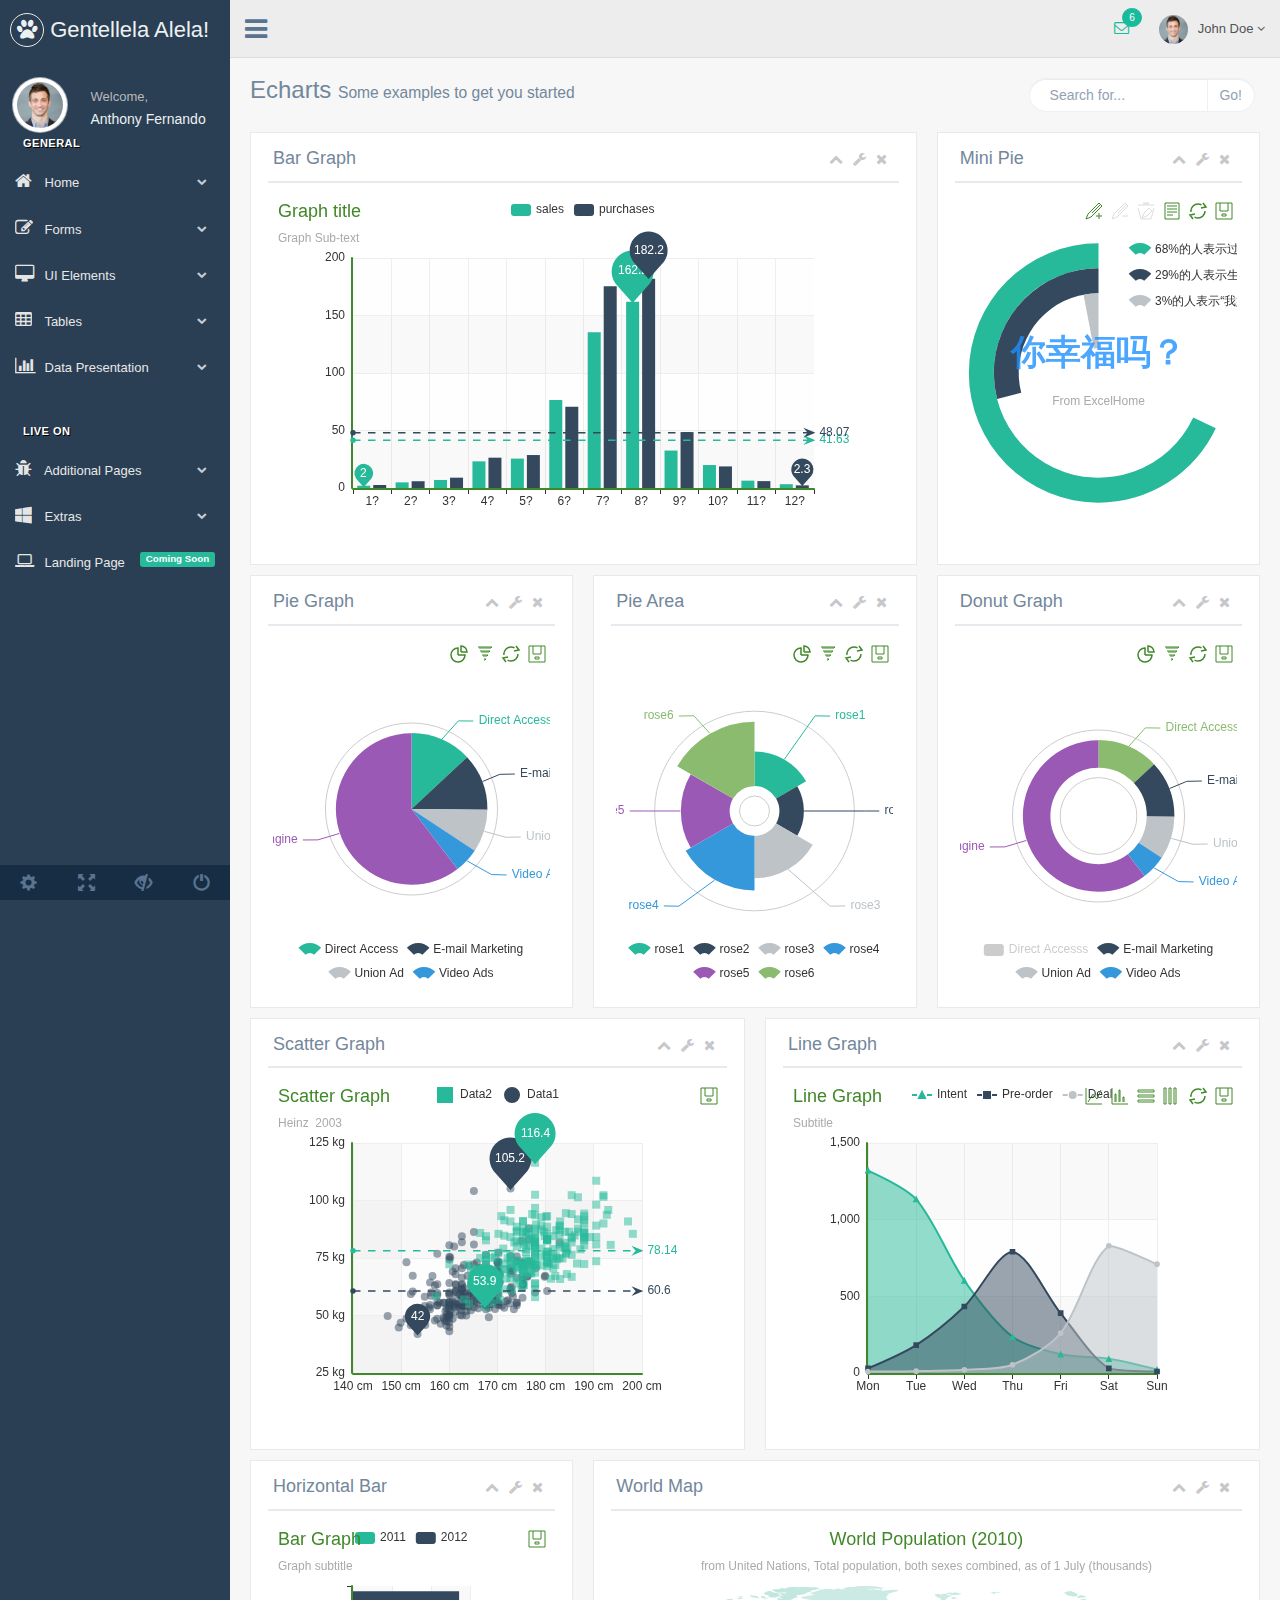
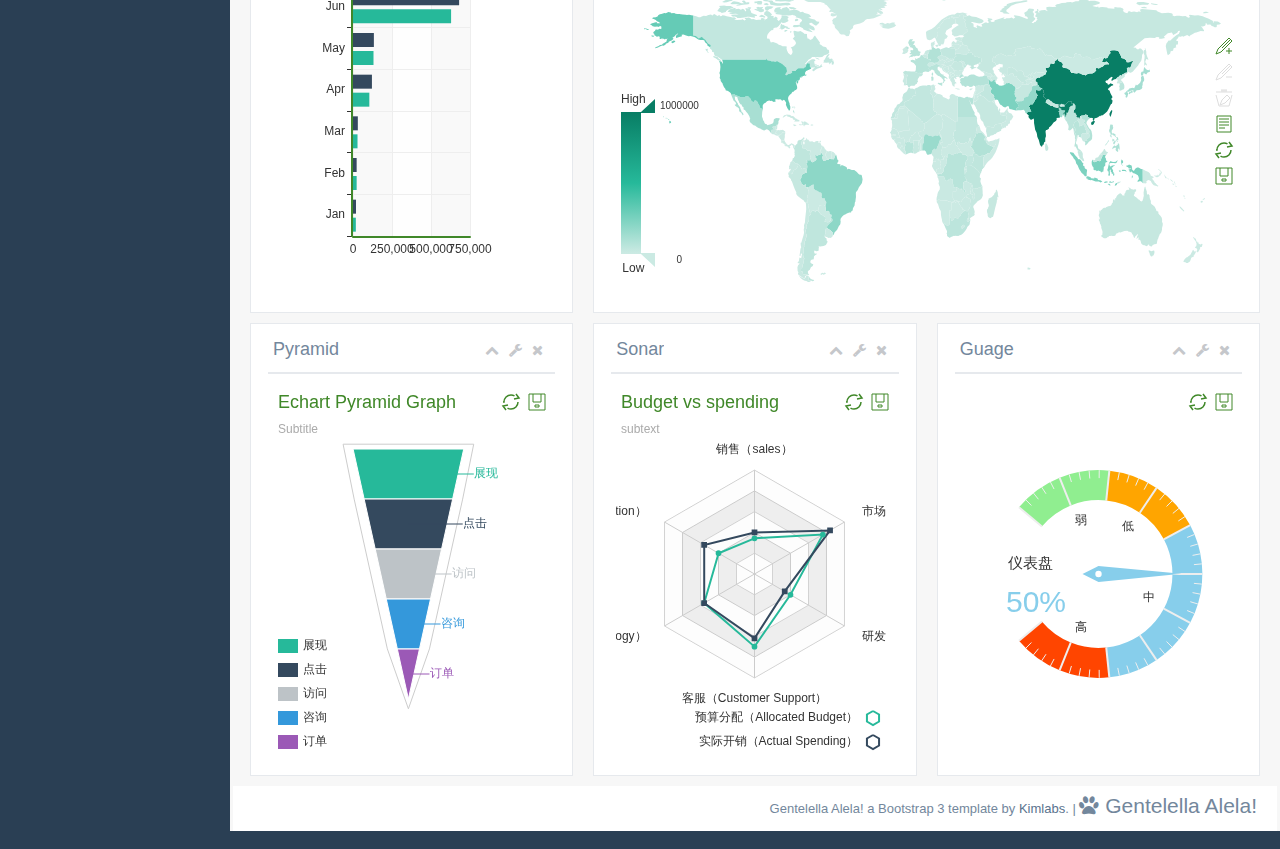
<file: echarts.html>
<!DOCTYPE html>
<html lang="en">

<head>
    <meta http-equiv="Content-Type" content="text/html; charset=UTF-8">
    <!-- Meta, title, CSS, favicons, etc. -->
    <meta charset="utf-8">
    <meta http-equiv="X-UA-Compatible" content="IE=edge">
    <meta name="viewport" content="width=device-width, initial-scale=1">

    <title>Gentallela Alela! | </title>

    <!-- Bootstrap core CSS -->

    <link href="css/bootstrap.min.css" rel="stylesheet">

    <link href="fonts/css/font-awesome.min.css" rel="stylesheet">
    <link href="css/animate.min.css" rel="stylesheet">

    <!-- Custom styling plus plugins -->
    <link href="css/custom.css" rel="stylesheet">
    <link href="css/icheck/flat/green.css" rel="stylesheet">


    <script src="js/jquery.min.js"></script>

    <!--[if lt IE 9]>
        <script src="../assets/js/ie8-responsive-file-warning.js"></script>
        <![endif]-->

    <!-- HTML5 shim and Respond.js for IE8 support of HTML5 elements and media queries -->
    <!--[if lt IE 9]>
          <script src="https://oss.maxcdn.com/html5shiv/3.7.2/html5shiv.min.js"></script>
          <script src="https://oss.maxcdn.com/respond/1.4.2/respond.min.js"></script>
        <![endif]-->

</head>


<body class="nav-md">

    <div class="container body">


        <div class="main_container">

            <div class="col-md-3 left_col">
                <div class="left_col scroll-view">

                    <div class="navbar nav_title" style="border: 0;">
                        <a href="index.html" class="site_title"><i class="fa fa-paw"></i> <span>Gentellela Alela!</span></a>
                    </div>
                    <div class="clearfix"></div>

                    <!-- menu prile quick info -->
                    <div class="profile">
                        <div class="profile_pic">
                            <img src="images/img.jpg" alt="..." class="img-circle profile_img">
                        </div>
                        <div class="profile_info">
                            <span>Welcome,</span>
                            <h2>Anthony Fernando</h2>
                        </div>
                    </div>
                    <!-- /menu prile quick info -->

                    <br />

                    <!-- sidebar menu -->
                    <div id="sidebar-menu" class="main_menu_side hidden-print main_menu">

                        <div class="menu_section">
                            <h3>General</h3>
                            <ul class="nav side-menu">
                                <li><a><i class="fa fa-home"></i> Home <span class="fa fa-chevron-down"></span></a>
                                    <ul class="nav child_menu" style="display: none">
                                        <li><a href="index.html">Dashboard</a>
                                        </li>
                                        <li><a href="index2.html">Dashboard2</a>
                                        </li>
                                        <li><a href="index3.html">Dashboard3</a>
                                        </li>
                                    </ul>
                                </li>
                                <li><a><i class="fa fa-edit"></i> Forms <span class="fa fa-chevron-down"></span></a>
                                    <ul class="nav child_menu" style="display: none">
                                        <li><a href="form.html">General Form</a>
                                        </li>
                                        <li><a href="form_advanced.html">Advanced Components</a>
                                        </li>
                                        <li><a href="form_validation.html">Form Validation</a>
                                        </li>
                                        <li><a href="form_wizards.html">Form Wizard</a>
                                        </li>
                                        <li><a href="form_upload.html">Form Upload</a>
                                        </li>
                                        <li><a href="form_buttons.html">Form Buttons</a>
                                        </li>
                                    </ul>
                                </li>
                                <li><a><i class="fa fa-desktop"></i> UI Elements <span class="fa fa-chevron-down"></span></a>
                                    <ul class="nav child_menu" style="display: none">
                                        <li><a href="general_elements.html">General Elements</a>
                                        </li>
                                        <li><a href="media_gallery.html">Media Gallery</a>
                                        </li>
                                        <li><a href="typography.html">Typography</a>
                                        </li>
                                        <li><a href="icons.html">Icons</a>
                                        </li>
                                        <li><a href="glyphicons.html">Glyphicons</a>
                                        </li>
                                        <li><a href="widgets.html">Widgets</a>
                                        </li>
                                        <li><a href="invoice.html">Invoice</a>
                                        </li>
                                        <li><a href="inbox.html">Inbox</a>
                                        </li>
                                        <li><a href="calender.html">Calender</a>
                                        </li>
                                    </ul>
                                </li>
                                <li><a><i class="fa fa-table"></i> Tables <span class="fa fa-chevron-down"></span></a>
                                    <ul class="nav child_menu" style="display: none">
                                        <li><a href="tables.html">Tables</a>
                                        </li>
                                        <li><a href="tables_dynamic.html">Table Dynamic</a>
                                        </li>
                                    </ul>
                                </li>
                                <li><a><i class="fa fa-bar-chart-o"></i> Data Presentation <span class="fa fa-chevron-down"></span></a>
                                    <ul class="nav child_menu" style="display: none">
                                        <li><a href="chartjs.html">Chart JS</a>
                                        </li>
                                        <li><a href="chartjs2.html">Chart JS2</a>
                                        </li>
                                        <li><a href="morisjs.html">Moris JS</a>
                                        </li>
                                        <li><a href="echarts.html">ECharts </a>
                                        </li>
                                        <li><a href="other_charts.html">Other Charts </a>
                                        </li>
                                    </ul>
                                </li>
                            </ul>
                        </div>
                        <div class="menu_section">
                            <h3>Live On</h3>
                            <ul class="nav side-menu">
                                <li><a><i class="fa fa-bug"></i> Additional Pages <span class="fa fa-chevron-down"></span></a>
                                    <ul class="nav child_menu" style="display: none">
                                        <li><a href="e_commerce.html">E-commerce</a>
                                        </li>
                                        <li><a href="projects.html">Projects</a>
                                        </li>
                                        <li><a href="project_detail.html">Project Detail</a>
                                        </li>
                                        <li><a href="contacts.html">Contacts</a>
                                        </li>
                                        <li><a href="profile.html">Profile</a>
                                        </li>
                                    </ul>
                                </li>
                                <li><a><i class="fa fa-windows"></i> Extras <span class="fa fa-chevron-down"></span></a>
                                    <ul class="nav child_menu" style="display: none">
                                        <li><a href="page_404.html">404 Error</a>
                                        </li>
                                        <li><a href="page_500.html">500 Error</a>
                                        </li>
                                        <li><a href="plain_page.html">Plain Page</a>
                                        </li>
                                        <li><a href="login.html">Login Page</a>
                                        </li>
                                        <li><a href="pricing_tables.html">Pricing Tables</a>
                                        </li>

                                    </ul>
                                </li>
                                <li><a><i class="fa fa-laptop"></i> Landing Page <span class="label label-success pull-right">Coming Soon</span></a>
                                </li>
                            </ul>
                        </div>

                    </div>
                    <!-- /sidebar menu -->

                    <!-- /menu footer buttons -->
                    <div class="sidebar-footer hidden-small">
                        <a data-toggle="tooltip" data-placement="top" title="Settings">
                            <span class="glyphicon glyphicon-cog" aria-hidden="true"></span>
                        </a>
                        <a data-toggle="tooltip" data-placement="top" title="FullScreen">
                            <span class="glyphicon glyphicon-fullscreen" aria-hidden="true"></span>
                        </a>
                        <a data-toggle="tooltip" data-placement="top" title="Lock">
                            <span class="glyphicon glyphicon-eye-close" aria-hidden="true"></span>
                        </a>
                        <a data-toggle="tooltip" data-placement="top" title="Logout">
                            <span class="glyphicon glyphicon-off" aria-hidden="true"></span>
                        </a>
                    </div>
                    <!-- /menu footer buttons -->
                </div>
            </div>

            <!-- top navigation -->
            <div class="top_nav">

                <div class="nav_menu">
                    <nav class="" role="navigation">
                        <div class="nav toggle">
                            <a id="menu_toggle"><i class="fa fa-bars"></i></a>
                        </div>

                        <ul class="nav navbar-nav navbar-right">
                            <li class="">
                                <a href="javascript:;" class="user-profile dropdown-toggle" data-toggle="dropdown" aria-expanded="false">
                                    <img src="images/img.jpg" alt="">John Doe
                                    <span class=" fa fa-angle-down"></span>
                                </a>
                                <ul class="dropdown-menu dropdown-usermenu animated fadeInDown pull-right">
                                    <li><a href="javascript:;">  Profile</a>
                                    </li>
                                    <li>
                                        <a href="javascript:;">
                                            <span class="badge bg-red pull-right">50%</span>
                                            <span>Settings</span>
                                        </a>
                                    </li>
                                    <li>
                                        <a href="javascript:;">Help</a>
                                    </li>
                                    <li><a href="login.html"><i class="fa fa-sign-out pull-right"></i> Log Out</a>
                                    </li>
                                </ul>
                            </li>

                            <li role="presentation" class="dropdown">
                                <a href="javascript:;" class="dropdown-toggle info-number" data-toggle="dropdown" aria-expanded="false">
                                    <i class="fa fa-envelope-o"></i>
                                    <span class="badge bg-green">6</span>
                                </a>
                                <ul id="menu1" class="dropdown-menu list-unstyled msg_list animated fadeInDown" role="menu">
                                    <li>
                                        <a>
                                            <span class="image">
                                        <img src="images/img.jpg" alt="Profile Image" />
                                    </span>
                                            <span>
                                        <span>John Smith</span>
                                            <span class="time">3 mins ago</span>
                                            </span>
                                            <span class="message">
                                        Film festivals used to be do-or-die moments for movie makers. They were where... 
                                    </span>
                                        </a>
                                    </li>
                                    <li>
                                        <a>
                                            <span class="image">
                                        <img src="images/img.jpg" alt="Profile Image" />
                                    </span>
                                            <span>
                                        <span>John Smith</span>
                                            <span class="time">3 mins ago</span>
                                            </span>
                                            <span class="message">
                                        Film festivals used to be do-or-die moments for movie makers. They were where... 
                                    </span>
                                        </a>
                                    </li>
                                    <li>
                                        <a>
                                            <span class="image">
                                        <img src="images/img.jpg" alt="Profile Image" />
                                    </span>
                                            <span>
                                        <span>John Smith</span>
                                            <span class="time">3 mins ago</span>
                                            </span>
                                            <span class="message">
                                        Film festivals used to be do-or-die moments for movie makers. They were where... 
                                    </span>
                                        </a>
                                    </li>
                                    <li>
                                        <a>
                                            <span class="image">
                                        <img src="images/img.jpg" alt="Profile Image" />
                                    </span>
                                            <span>
                                        <span>John Smith</span>
                                            <span class="time">3 mins ago</span>
                                            </span>
                                            <span class="message">
                                        Film festivals used to be do-or-die moments for movie makers. They were where... 
                                    </span>
                                        </a>
                                    </li>
                                    <li>
                                        <div class="text-center">
                                            <a>
                                                <strong>See All Alerts</strong>
                                                <i class="fa fa-angle-right"></i>
                                            </a>
                                        </div>
                                    </li>
                                </ul>
                            </li>

                        </ul>
                    </nav>
                </div>

            </div>
            <!-- /top navigation -->

            <!-- page content -->
            <div class="right_col" role="main">

                <div class="">
                    <div class="page-title">
                        <div class="title_left">
                            <h3>
                    Echarts 
                    <small>
                        Some examples to get you started
                    </small>
                </h3>
                        </div>

                        <div class="title_right">
                            <div class="col-md-5 col-sm-5 col-xs-12 form-group pull-right top_search">
                                <div class="input-group">
                                    <input type="text" class="form-control" placeholder="Search for...">
                                    <span class="input-group-btn">
                            <button class="btn btn-default" type="button">Go!</button>
                        </span>
                                </div>
                            </div>
                        </div>
                    </div>
                    <div class="clearfix"></div>

                    <div class="row">
                        <div class="col-md-8 col-sm-8 col-xs-12">
                            <div class="x_panel">
                                <div class="x_title">
                                    <h2>Bar Graph</h2>
                                    <ul class="nav navbar-right panel_toolbox">
                                        <li><a href="#"><i class="fa fa-chevron-up"></i></a>
                                        </li>
                                        <li class="dropdown">
                                            <a href="#" class="dropdown-toggle" data-toggle="dropdown" role="button" aria-expanded="false"><i class="fa fa-wrench"></i></a>
                                            <ul class="dropdown-menu" role="menu">
                                                <li><a href="#">Settings 1</a>
                                                </li>
                                                <li><a href="#">Settings 2</a>
                                                </li>
                                            </ul>
                                        </li>
                                        <li><a href="#"><i class="fa fa-close"></i></a>
                                        </li>
                                    </ul>
                                    <div class="clearfix"></div>
                                </div>
                                <div class="x_content">

                                    <div id="mainb" style="height:350px;"></div>

                                </div>
                            </div>
                        </div>

                        <div class="col-md-4 col-sm-4 col-xs-12">
                            <div class="x_panel">
                                <div class="x_title">
                                    <h2>Mini Pie</h2>
                                    <ul class="nav navbar-right panel_toolbox">
                                        <li><a href="#"><i class="fa fa-chevron-up"></i></a>
                                        </li>
                                        <li class="dropdown">
                                            <a href="#" class="dropdown-toggle" data-toggle="dropdown" role="button" aria-expanded="false"><i class="fa fa-wrench"></i></a>
                                            <ul class="dropdown-menu" role="menu">
                                                <li><a href="#">Settings 1</a>
                                                </li>
                                                <li><a href="#">Settings 2</a>
                                                </li>
                                            </ul>
                                        </li>
                                        <li><a href="#"><i class="fa fa-close"></i></a>
                                        </li>
                                    </ul>
                                    <div class="clearfix"></div>
                                </div>
                                <div class="x_content">

                                    <div id="echart_mini_pie" style="height:350px;"></div>

                                </div>
                            </div>
                        </div>


                        <div class="col-md-4 col-sm-4 col-xs-12">
                            <div class="x_panel">
                                <div class="x_title">
                                    <h2>Pie Graph</h2>
                                    <ul class="nav navbar-right panel_toolbox">
                                        <li><a href="#"><i class="fa fa-chevron-up"></i></a>
                                        </li>
                                        <li class="dropdown">
                                            <a href="#" class="dropdown-toggle" data-toggle="dropdown" role="button" aria-expanded="false"><i class="fa fa-wrench"></i></a>
                                            <ul class="dropdown-menu" role="menu">
                                                <li><a href="#">Settings 1</a>
                                                </li>
                                                <li><a href="#">Settings 2</a>
                                                </li>
                                            </ul>
                                        </li>
                                        <li><a href="#"><i class="fa fa-close"></i></a>
                                        </li>
                                    </ul>
                                    <div class="clearfix"></div>
                                </div>
                                <div class="x_content">

                                    <div id="echart_pie" style="height:350px;"></div>

                                </div>
                            </div>
                        </div>

                        <div class="col-md-4 col-sm-4 col-xs-12">
                            <div class="x_panel">
                                <div class="x_title">
                                    <h2>Pie Area</h2>
                                    <ul class="nav navbar-right panel_toolbox">
                                        <li><a href="#"><i class="fa fa-chevron-up"></i></a>
                                        </li>
                                        <li class="dropdown">
                                            <a href="#" class="dropdown-toggle" data-toggle="dropdown" role="button" aria-expanded="false"><i class="fa fa-wrench"></i></a>
                                            <ul class="dropdown-menu" role="menu">
                                                <li><a href="#">Settings 1</a>
                                                </li>
                                                <li><a href="#">Settings 2</a>
                                                </li>
                                            </ul>
                                        </li>
                                        <li><a href="#"><i class="fa fa-close"></i></a>
                                        </li>
                                    </ul>
                                    <div class="clearfix"></div>
                                </div>
                                <div class="x_content">

                                    <div id="echart_pie2" style="height:350px;"></div>

                                </div>
                            </div>
                        </div>

                        <div class="col-md-4 col-sm-4 col-xs-12">
                            <div class="x_panel">
                                <div class="x_title">
                                    <h2>Donut Graph</h2>
                                    <ul class="nav navbar-right panel_toolbox">
                                        <li><a href="#"><i class="fa fa-chevron-up"></i></a>
                                        </li>
                                        <li class="dropdown">
                                            <a href="#" class="dropdown-toggle" data-toggle="dropdown" role="button" aria-expanded="false"><i class="fa fa-wrench"></i></a>
                                            <ul class="dropdown-menu" role="menu">
                                                <li><a href="#">Settings 1</a>
                                                </li>
                                                <li><a href="#">Settings 2</a>
                                                </li>
                                            </ul>
                                        </li>
                                        <li><a href="#"><i class="fa fa-close"></i></a>
                                        </li>
                                    </ul>
                                    <div class="clearfix"></div>
                                </div>
                                <div class="x_content">

                                    <div id="echart_donut" style="height:350px;"></div>

                                </div>
                            </div>
                        </div>


                        <div class="col-md-6 col-sm-6 col-xs-12">
                            <div class="x_panel">
                                <div class="x_title">
                                    <h2>Scatter Graph</h2>
                                    <ul class="nav navbar-right panel_toolbox">
                                        <li><a href="#"><i class="fa fa-chevron-up"></i></a>
                                        </li>
                                        <li class="dropdown">
                                            <a href="#" class="dropdown-toggle" data-toggle="dropdown" role="button" aria-expanded="false"><i class="fa fa-wrench"></i></a>
                                            <ul class="dropdown-menu" role="menu">
                                                <li><a href="#">Settings 1</a>
                                                </li>
                                                <li><a href="#">Settings 2</a>
                                                </li>
                                            </ul>
                                        </li>
                                        <li><a href="#"><i class="fa fa-close"></i></a>
                                        </li>
                                    </ul>
                                    <div class="clearfix"></div>
                                </div>
                                <div class="x_content">

                                    <div id="echart_scatter" style="height:350px;"></div>

                                </div>
                            </div>
                        </div>

                        <div class="col-md-6 col-sm-6 col-xs-12">
                            <div class="x_panel">
                                <div class="x_title">
                                    <h2>Line Graph</h2>
                                    <ul class="nav navbar-right panel_toolbox">
                                        <li><a href="#"><i class="fa fa-chevron-up"></i></a>
                                        </li>
                                        <li class="dropdown">
                                            <a href="#" class="dropdown-toggle" data-toggle="dropdown" role="button" aria-expanded="false"><i class="fa fa-wrench"></i></a>
                                            <ul class="dropdown-menu" role="menu">
                                                <li><a href="#">Settings 1</a>
                                                </li>
                                                <li><a href="#">Settings 2</a>
                                                </li>
                                            </ul>
                                        </li>
                                        <li><a href="#"><i class="fa fa-close"></i></a>
                                        </li>
                                    </ul>
                                    <div class="clearfix"></div>
                                </div>
                                <div class="x_content">

                                    <div id="echart_line" style="height:350px;"></div>

                                </div>
                            </div>
                        </div>

                        <div class="col-md-4 col-sm-4 col-xs-12">
                            <div class="x_panel">
                                <div class="x_title">
                                    <h2>Horizontal Bar</h2>
                                    <ul class="nav navbar-right panel_toolbox">
                                        <li><a href="#"><i class="fa fa-chevron-up"></i></a>
                                        </li>
                                        <li class="dropdown">
                                            <a href="#" class="dropdown-toggle" data-toggle="dropdown" role="button" aria-expanded="false"><i class="fa fa-wrench"></i></a>
                                            <ul class="dropdown-menu" role="menu">
                                                <li><a href="#">Settings 1</a>
                                                </li>
                                                <li><a href="#">Settings 2</a>
                                                </li>
                                            </ul>
                                        </li>
                                        <li><a href="#"><i class="fa fa-close"></i></a>
                                        </li>
                                    </ul>
                                    <div class="clearfix"></div>
                                </div>
                                <div class="x_content">

                                    <div id="echart_bar_horizontal" style="height:370px;"></div>

                                </div>
                            </div>
                        </div>

                        <div class="col-md-8 col-sm-8 col-xs-12">
                            <div class="x_panel">
                                <div class="x_title">
                                    <h2>World Map</h2>
                                    <ul class="nav navbar-right panel_toolbox">
                                        <li><a href="#"><i class="fa fa-chevron-up"></i></a>
                                        </li>
                                        <li class="dropdown">
                                            <a href="#" class="dropdown-toggle" data-toggle="dropdown" role="button" aria-expanded="false"><i class="fa fa-wrench"></i></a>
                                            <ul class="dropdown-menu" role="menu">
                                                <li><a href="#">Settings 1</a>
                                                </li>
                                                <li><a href="#">Settings 2</a>
                                                </li>
                                            </ul>
                                        </li>
                                        <li><a href="#"><i class="fa fa-close"></i></a>
                                        </li>
                                    </ul>
                                    <div class="clearfix"></div>
                                </div>
                                <div class="x_content">

                                    <div id="echart_world_map" style="height:370px;"></div>

                                </div>
                            </div>
                        </div>


                        <div class="col-md-4 col-sm-4 col-xs-12">
                            <div class="x_panel">
                                <div class="x_title">
                                    <h2>Pyramid</h2>
                                    <ul class="nav navbar-right panel_toolbox">
                                        <li><a href="#"><i class="fa fa-chevron-up"></i></a>
                                        </li>
                                        <li class="dropdown">
                                            <a href="#" class="dropdown-toggle" data-toggle="dropdown" role="button" aria-expanded="false"><i class="fa fa-wrench"></i></a>
                                            <ul class="dropdown-menu" role="menu">
                                                <li><a href="#">Settings 1</a>
                                                </li>
                                                <li><a href="#">Settings 2</a>
                                                </li>
                                            </ul>
                                        </li>
                                        <li><a href="#"><i class="fa fa-close"></i></a>
                                        </li>
                                    </ul>
                                    <div class="clearfix"></div>
                                </div>
                                <div class="x_content">

                                    <div id="echart_pyramid" style="height:370px;"></div>

                                </div>
                            </div>
                        </div>

                        <div class="col-md-4 col-sm-4 col-xs-12">
                            <div class="x_panel">
                                <div class="x_title">
                                    <h2>Sonar</h2>
                                    <ul class="nav navbar-right panel_toolbox">
                                        <li><a href="#"><i class="fa fa-chevron-up"></i></a>
                                        </li>
                                        <li class="dropdown">
                                            <a href="#" class="dropdown-toggle" data-toggle="dropdown" role="button" aria-expanded="false"><i class="fa fa-wrench"></i></a>
                                            <ul class="dropdown-menu" role="menu">
                                                <li><a href="#">Settings 1</a>
                                                </li>
                                                <li><a href="#">Settings 2</a>
                                                </li>
                                            </ul>
                                        </li>
                                        <li><a href="#"><i class="fa fa-close"></i></a>
                                        </li>
                                    </ul>
                                    <div class="clearfix"></div>
                                </div>
                                <div class="x_content">

                                    <div id="echart_sonar" style="height:370px;"></div>

                                </div>
                            </div>
                        </div>


                        <div class="col-md-4 col-sm-4 col-xs-12">
                            <div class="x_panel">
                                <div class="x_title">
                                    <h2>Guage</h2>
                                    <ul class="nav navbar-right panel_toolbox">
                                        <li><a href="#"><i class="fa fa-chevron-up"></i></a>
                                        </li>
                                        <li class="dropdown">
                                            <a href="#" class="dropdown-toggle" data-toggle="dropdown" role="button" aria-expanded="false"><i class="fa fa-wrench"></i></a>
                                            <ul class="dropdown-menu" role="menu">
                                                <li><a href="#">Settings 1</a>
                                                </li>
                                                <li><a href="#">Settings 2</a>
                                                </li>
                                            </ul>
                                        </li>
                                        <li><a href="#"><i class="fa fa-close"></i></a>
                                        </li>
                                    </ul>
                                    <div class="clearfix"></div>
                                </div>
                                <div class="x_content">

                                    <div id="echart_guage" style="height:370px;"></div>

                                </div>
                            </div>
                        </div>


                    </div>
                </div>

                <!-- footer content -->
                <footer>
                    <div class="">
                        <p class="pull-right">Gentelella Alela! a Bootstrap 3 template by <a>Kimlabs</a>. |
                            <span class="lead"> <i class="fa fa-paw"></i> Gentelella Alela!</span>
                        </p>
                    </div>
                    <div class="clearfix"></div>
                </footer>
                <!-- /footer content -->

            </div>
            <!-- /page content -->
        </div>

    </div>

    <div id="custom_notifications" class="custom-notifications dsp_none">
        <ul class="list-unstyled notifications clearfix" data-tabbed_notifications="notif-group">
        </ul>
        <div class="clearfix"></div>
        <div id="notif-group" class="tabbed_notifications"></div>
    </div>

    <script src="js/bootstrap.min.js"></script>

    <!-- chart js -->
    <script src="js/chartjs/chart.min.js"></script>
    <!-- bootstrap progress js -->
    <script src="js/progressbar/bootstrap-progressbar.min.js"></script>
    <script src="js/nicescroll/jquery.nicescroll.min.js"></script>
    <!-- icheck -->
    <script src="js/icheck/icheck.min.js"></script>

    <script src="js/custom.js"></script>

    <!-- echart -->
    <script src="js/echart/echarts-all.js"></script>
    <script src="js/echart/green.js"></script>

    <script>
        var myChart9 = echarts.init(document.getElementById('mainb'), theme);
        myChart9.setOption({
            title: {
                text: 'Graph title',
                subtext: 'Graph Sub-text'
            },
            //theme : theme,
            tooltip: {
                trigger: 'axis'
            },
            legend: {
                data: ['sales', 'purchases']
            },
            toolbox: {
                show: false
            },
            calculable: false,
            xAxis: [
                {
                    type: 'category',
                    data: ['1?', '2?', '3?', '4?', '5?', '6?', '7?', '8?', '9?', '10?', '11?', '12?']
            }
        ],
            yAxis: [
                {
                    type: 'value'
            }
        ],
            series: [
                {
                    name: 'sales',
                    type: 'bar',
                    data: [2.0, 4.9, 7.0, 23.2, 25.6, 76.7, 135.6, 162.2, 32.6, 20.0, 6.4, 3.3],
                    markPoint: {
                        data: [
                            {
                                type: 'max',
                                name: '???'
                            },
                            {
                                type: 'min',
                                name: '???'
                            }
                    ]
                    },
                    markLine: {
                        data: [
                            {
                                type: 'average',
                                name: '???'
                            }
                    ]
                    }
            },
                {
                    name: 'purchases',
                    type: 'bar',
                    data: [2.6, 5.9, 9.0, 26.4, 28.7, 70.7, 175.6, 182.2, 48.7, 18.8, 6.0, 2.3],
                    markPoint: {
                        data: [
                            {
                                name: 'sales',
                                value: 182.2,
                                xAxis: 7,
                                yAxis: 183,
                                symbolSize: 18
                            },
                            {
                                name: 'purchases',
                                value: 2.3,
                                xAxis: 11,
                                yAxis: 3
                            }
                    ]
                    },
                    markLine: {
                        data: [
                            {
                                type: 'average',
                                name: '???'
                            }
                    ]
                    }
            }
        ]
        });


        var myChart = echarts.init(document.getElementById('echart_sonar'), theme);
        myChart.setOption({
            title: {
                text: 'Budget vs spending',
                subtext: 'subtext'
            },
            tooltip: {
                trigger: 'axis'
            },
            legend: {
                orient: 'vertical',
                x: 'right',
                y: 'bottom',
                data: ['预算分配（Allocated Budget）', '实际开销（Actual Spending）']
            },
            toolbox: {
                show: true,
                feature: {
                    restore: {
                        show: true
                    },
                    saveAsImage: {
                        show: true
                    }
                }
            },
            polar: [
                {
                    indicator: [
                        {
                            text: '销售（sales）',
                            max: 6000
                        },
                        {
                            text: '管理（Administration）',
                            max: 16000
                        },
                        {
                            text: '信息技术（Information Techology）',
                            max: 30000
                        },
                        {
                            text: '客服（Customer Support）',
                            max: 38000
                        },
                        {
                            text: '研发（Development）',
                            max: 52000
                        },
                        {
                            text: '市场（Marketing）',
                            max: 25000
                        }
                ]
            }
        ],
            calculable: true,
            series: [
                {
                    name: '预算 vs 开销（Budget vs spending）',
                    type: 'radar',
                    data: [
                        {
                            value: [4300, 10000, 28000, 35000, 50000, 19000],
                            name: '预算分配（Allocated Budget）'
                    },
                        {
                            value: [5000, 14000, 28000, 31000, 42000, 21000],
                            name: '实际开销（Actual Spending）'
                    }
                ]
            }
        ]
        });

        var myChart = echarts.init(document.getElementById('echart_pyramid'), theme);
        myChart.setOption({
            title: {
                text: 'Echart Pyramid Graph',
                subtext: 'Subtitle'
            },
            tooltip: {
                trigger: 'item',
                formatter: "{a} <br/>{b} : {c}%"
            },
            toolbox: {
                show: true,
                feature: {
                    restore: {
                        show: true
                    },
                    saveAsImage: {
                        show: true
                    }
                }
            },
            legend: {
                data: ['展现', '点击', '访问', '咨询', '订单'],
                orient: 'vertical',
                x: 'left',
                y: 'bottom'
            },
            calculable: true,
            series: [
                {
                    name: '漏斗图',
                    type: 'funnel',
                    width: '40%',
                    data: [
                        {
                            value: 60,
                            name: '访问'
                        },
                        {
                            value: 40,
                            name: '咨询'
                        },
                        {
                            value: 20,
                            name: '订单'
                        },
                        {
                            value: 80,
                            name: '点击'
                        },
                        {
                            value: 100,
                            name: '展现'
                        }
                ]
            }
        ]
        });


        var myChart = echarts.init(document.getElementById('echart_guage'), theme);
        myChart.setOption({
            tooltip: {
                formatter: "{a} <br/>{b} : {c}%"
            },
            toolbox: {
                show: true,
                feature: {
                    restore: {
                        show: true
                    },
                    saveAsImage: {
                        show: true
                    }
                }
            },
            series: [
                {
                    name: '个性化仪表盘',
                    type: 'gauge',
                    center: ['50%', '50%'], // 默认全局居中
                    radius: [0, '75%'],
                    startAngle: 140,
                    endAngle: -140,
                    min: 0, // 最小值
                    max: 100, // 最大值
                    precision: 0, // 小数精度，默认为0，无小数点
                    splitNumber: 10, // 分割段数，默认为5
                    axisLine: { // 坐标轴线
                        show: true, // 默认显示，属性show控制显示与否
                        lineStyle: { // 属性lineStyle控制线条样式
                            color: [[0.2, 'lightgreen'], [0.4, 'orange'], [0.8, 'skyblue'], [1, '#ff4500']],
                            width: 30
                        }
                    },
                    axisTick: { // 坐标轴小标记
                        show: true, // 属性show控制显示与否，默认不显示
                        splitNumber: 5, // 每份split细分多少段
                        length: 8, // 属性length控制线长
                        lineStyle: { // 属性lineStyle控制线条样式
                            color: '#eee',
                            width: 1,
                            type: 'solid'
                        }
                    },
                    axisLabel: { // 坐标轴文本标签，详见axis.axisLabel
                        show: true,
                        formatter: function (v) {
                            switch (v + '') {
                            case '10':
                                return '弱';
                            case '30':
                                return '低';
                            case '60':
                                return '中';
                            case '90':
                                return '高';
                            default:
                                return '';
                            }
                        },
                        textStyle: { // 其余属性默认使用全局文本样式，详见TEXTSTYLE
                            color: '#333'
                        }
                    },
                    splitLine: { // 分隔线
                        show: true, // 默认显示，属性show控制显示与否
                        length: 30, // 属性length控制线长
                        lineStyle: { // 属性lineStyle（详见lineStyle）控制线条样式
                            color: '#eee',
                            width: 2,
                            type: 'solid'
                        }
                    },
                    pointer: {
                        length: '80%',
                        width: 8,
                        color: 'auto'
                    },
                    title: {
                        show: true,
                        offsetCenter: ['-65%', -10], // x, y，单位px
                        textStyle: { // 其余属性默认使用全局文本样式，详见TEXTSTYLE
                            color: '#333',
                            fontSize: 15
                        }
                    },
                    detail: {
                        show: true,
                        backgroundColor: 'rgba(0,0,0,0)',
                        borderWidth: 0,
                        borderColor: '#ccc',
                        width: 100,
                        height: 40,
                        offsetCenter: ['-60%', 10], // x, y，单位px
                        formatter: '{value}%',
                        textStyle: { // 其余属性默认使用全局文本样式，详见TEXTSTYLE
                            color: 'auto',
                            fontSize: 30
                        }
                    },
                    data: [{
                        value: 50,
                        name: '仪表盘'
                    }]
            }
        ]
        });


        var myChart = echarts.init(document.getElementById('echart_line'), theme);
        myChart.setOption({
            title: {
                text: 'Line Graph',
                subtext: 'Subtitle'
            },
            tooltip: {
                trigger: 'axis'
            },
            legend: {
                data: ['Intent', 'Pre-order', 'Deal']
            },
            toolbox: {
                show: true,
                feature: {
                    magicType: {
                        show: true,
                        type: ['line', 'bar', 'stack', 'tiled']
                    },
                    restore: {
                        show: true
                    },
                    saveAsImage: {
                        show: true
                    }
                }
            },
            calculable: true,
            xAxis: [
                {
                    type: 'category',
                    boundaryGap: false,
                    data: ['Mon', 'Tue', 'Wed', 'Thu', 'Fri', 'Sat', 'Sun']
            }
        ],
            yAxis: [
                {
                    type: 'value'
            }
        ],
            series: [
                {
                    name: 'Deal',
                    type: 'line',
                    smooth: true,
                    itemStyle: {
                        normal: {
                            areaStyle: {
                                type: 'default'
                            }
                        }
                    },
                    data: [10, 12, 21, 54, 260, 830, 710]
            },
                {
                    name: 'Pre-order',
                    type: 'line',
                    smooth: true,
                    itemStyle: {
                        normal: {
                            areaStyle: {
                                type: 'default'
                            }
                        }
                    },
                    data: [30, 182, 434, 791, 390, 30, 10]
            },
                {
                    name: 'Intent',
                    type: 'line',
                    smooth: true,
                    itemStyle: {
                        normal: {
                            areaStyle: {
                                type: 'default'
                            }
                        }
                    },
                    data: [1320, 1132, 601, 234, 120, 90, 20]
            }
        ]
        });


        var myChart = echarts.init(document.getElementById('echart_scatter'), theme);
        myChart.setOption({
            title: {
                text: 'Scatter Graph',
                subtext: 'Heinz  2003'
            },
            tooltip: {
                trigger: 'axis',
                showDelay: 0,
                axisPointer: {
                    type: 'cross',
                    lineStyle: {
                        type: 'dashed',
                        width: 1
                    }
                }
            },
            legend: {
                data: ['Data2', 'Data1']
            },
            toolbox: {
                show: true,
                feature: {
                    saveAsImage: {
                        show: true
                    }
                }
            },
            xAxis: [
                {
                    type: 'value',
                    scale: true,
                    axisLabel: {
                        formatter: '{value} cm'
                    }
            }
        ],
            yAxis: [
                {
                    type: 'value',
                    scale: true,
                    axisLabel: {
                        formatter: '{value} kg'
                    }
            }
        ],
            series: [
                {
                    name: 'Data1',
                    type: 'scatter',
                    tooltip: {
                        trigger: 'item',
                        formatter: function (params) {
                            if (params.value.length > 1) {
                                return params.seriesName + ' :<br/>' + params.value[0] + 'cm ' + params.value[1] + 'kg ';
                            } else {
                                return params.seriesName + ' :<br/>' + params.name + ' : ' + params.value + 'kg ';
                            }
                        }
                    },
                    data: [[161.2, 51.6], [167.5, 59.0], [159.5, 49.2], [157.0, 63.0], [155.8, 53.6],
                    [170.0, 59.0], [159.1, 47.6], [166.0, 69.8], [176.2, 66.8], [160.2, 75.2],
                    [172.5, 55.2], [170.9, 54.2], [172.9, 62.5], [153.4, 42.0], [160.0, 50.0],
                    [147.2, 49.8], [168.2, 49.2], [175.0, 73.2], [157.0, 47.8], [167.6, 68.8],
                    [159.5, 50.6], [175.0, 82.5], [166.8, 57.2], [176.5, 87.8], [170.2, 72.8],
                    [174.0, 54.5], [173.0, 59.8], [179.9, 67.3], [170.5, 67.8], [160.0, 47.0],
                    [154.4, 46.2], [162.0, 55.0], [176.5, 83.0], [160.0, 54.4], [152.0, 45.8],
                    [162.1, 53.6], [170.0, 73.2], [160.2, 52.1], [161.3, 67.9], [166.4, 56.6],
                    [168.9, 62.3], [163.8, 58.5], [167.6, 54.5], [160.0, 50.2], [161.3, 60.3],
                    [167.6, 58.3], [165.1, 56.2], [160.0, 50.2], [170.0, 72.9], [157.5, 59.8],
                    [167.6, 61.0], [160.7, 69.1], [163.2, 55.9], [152.4, 46.5], [157.5, 54.3],
                    [168.3, 54.8], [180.3, 60.7], [165.5, 60.0], [165.0, 62.0], [164.5, 60.3],
                    [156.0, 52.7], [160.0, 74.3], [163.0, 62.0], [165.7, 73.1], [161.0, 80.0],
                    [162.0, 54.7], [166.0, 53.2], [174.0, 75.7], [172.7, 61.1], [167.6, 55.7],
                    [151.1, 48.7], [164.5, 52.3], [163.5, 50.0], [152.0, 59.3], [169.0, 62.5],
                    [164.0, 55.7], [161.2, 54.8], [155.0, 45.9], [170.0, 70.6], [176.2, 67.2],
                    [170.0, 69.4], [162.5, 58.2], [170.3, 64.8], [164.1, 71.6], [169.5, 52.8],
                    [163.2, 59.8], [154.5, 49.0], [159.8, 50.0], [173.2, 69.2], [170.0, 55.9],
                    [161.4, 63.4], [169.0, 58.2], [166.2, 58.6], [159.4, 45.7], [162.5, 52.2],
                    [159.0, 48.6], [162.8, 57.8], [159.0, 55.6], [179.8, 66.8], [162.9, 59.4],
                    [161.0, 53.6], [151.1, 73.2], [168.2, 53.4], [168.9, 69.0], [173.2, 58.4],
                    [171.8, 56.2], [178.0, 70.6], [164.3, 59.8], [163.0, 72.0], [168.5, 65.2],
                    [166.8, 56.6], [172.7, 105.2], [163.5, 51.8], [169.4, 63.4], [167.8, 59.0],
                    [159.5, 47.6], [167.6, 63.0], [161.2, 55.2], [160.0, 45.0], [163.2, 54.0],
                    [162.2, 50.2], [161.3, 60.2], [149.5, 44.8], [157.5, 58.8], [163.2, 56.4],
                    [172.7, 62.0], [155.0, 49.2], [156.5, 67.2], [164.0, 53.8], [160.9, 54.4],
                    [162.8, 58.0], [167.0, 59.8], [160.0, 54.8], [160.0, 43.2], [168.9, 60.5],
                    [158.2, 46.4], [156.0, 64.4], [160.0, 48.8], [167.1, 62.2], [158.0, 55.5],
                    [167.6, 57.8], [156.0, 54.6], [162.1, 59.2], [173.4, 52.7], [159.8, 53.2],
                    [170.5, 64.5], [159.2, 51.8], [157.5, 56.0], [161.3, 63.6], [162.6, 63.2],
                    [160.0, 59.5], [168.9, 56.8], [165.1, 64.1], [162.6, 50.0], [165.1, 72.3],
                    [166.4, 55.0], [160.0, 55.9], [152.4, 60.4], [170.2, 69.1], [162.6, 84.5],
                    [170.2, 55.9], [158.8, 55.5], [172.7, 69.5], [167.6, 76.4], [162.6, 61.4],
                    [167.6, 65.9], [156.2, 58.6], [175.2, 66.8], [172.1, 56.6], [162.6, 58.6],
                    [160.0, 55.9], [165.1, 59.1], [182.9, 81.8], [166.4, 70.7], [165.1, 56.8],
                    [177.8, 60.0], [165.1, 58.2], [175.3, 72.7], [154.9, 54.1], [158.8, 49.1],
                    [172.7, 75.9], [168.9, 55.0], [161.3, 57.3], [167.6, 55.0], [165.1, 65.5],
                    [175.3, 65.5], [157.5, 48.6], [163.8, 58.6], [167.6, 63.6], [165.1, 55.2],
                    [165.1, 62.7], [168.9, 56.6], [162.6, 53.9], [164.5, 63.2], [176.5, 73.6],
                    [168.9, 62.0], [175.3, 63.6], [159.4, 53.2], [160.0, 53.4], [170.2, 55.0],
                    [162.6, 70.5], [167.6, 54.5], [162.6, 54.5], [160.7, 55.9], [160.0, 59.0],
                    [157.5, 63.6], [162.6, 54.5], [152.4, 47.3], [170.2, 67.7], [165.1, 80.9],
                    [172.7, 70.5], [165.1, 60.9], [170.2, 63.6], [170.2, 54.5], [170.2, 59.1],
                    [161.3, 70.5], [167.6, 52.7], [167.6, 62.7], [165.1, 86.3], [162.6, 66.4],
                    [152.4, 67.3], [168.9, 63.0], [170.2, 73.6], [175.2, 62.3], [175.2, 57.7],
                    [160.0, 55.4], [165.1, 104.1], [174.0, 55.5], [170.2, 77.3], [160.0, 80.5],
                    [167.6, 64.5], [167.6, 72.3], [167.6, 61.4], [154.9, 58.2], [162.6, 81.8],
                    [175.3, 63.6], [171.4, 53.4], [157.5, 54.5], [165.1, 53.6], [160.0, 60.0],
                    [174.0, 73.6], [162.6, 61.4], [174.0, 55.5], [162.6, 63.6], [161.3, 60.9],
                    [156.2, 60.0], [149.9, 46.8], [169.5, 57.3], [160.0, 64.1], [175.3, 63.6],
                    [169.5, 67.3], [160.0, 75.5], [172.7, 68.2], [162.6, 61.4], [157.5, 76.8],
                    [176.5, 71.8], [164.4, 55.5], [160.7, 48.6], [174.0, 66.4], [163.8, 67.3]
                ],
                    markPoint: {
                        data: [
                            {
                                type: 'max',
                                name: 'Max'
                            },
                            {
                                type: 'min',
                                name: 'Min'
                            }
                    ]
                    },
                    markLine: {
                        data: [
                            {
                                type: 'average',
                                name: 'Mean'
                            }
                    ]
                    }
            },
                {
                    name: 'Data2',
                    type: 'scatter',
                    tooltip: {
                        trigger: 'item',
                        formatter: function (params) {
                            if (params.value.length > 1) {
                                return params.seriesName + ' :<br/>' + params.value[0] + 'cm ' + params.value[1] + 'kg ';
                            } else {
                                return params.seriesName + ' :<br/>' + params.name + ' : ' + params.value + 'kg ';
                            }
                        }
                    },
                    data: [[174.0, 65.6], [175.3, 71.8], [193.5, 80.7], [186.5, 72.6], [187.2, 78.8],
                    [181.5, 74.8], [184.0, 86.4], [184.5, 78.4], [175.0, 62.0], [184.0, 81.6],
                    [180.0, 76.6], [177.8, 83.6], [192.0, 90.0], [176.0, 74.6], [174.0, 71.0],
                    [184.0, 79.6], [192.7, 93.8], [171.5, 70.0], [173.0, 72.4], [176.0, 85.9],
                    [176.0, 78.8], [180.5, 77.8], [172.7, 66.2], [176.0, 86.4], [173.5, 81.8],
                    [178.0, 89.6], [180.3, 82.8], [180.3, 76.4], [164.5, 63.2], [173.0, 60.9],
                    [183.5, 74.8], [175.5, 70.0], [188.0, 72.4], [189.2, 84.1], [172.8, 69.1],
                    [170.0, 59.5], [182.0, 67.2], [170.0, 61.3], [177.8, 68.6], [184.2, 80.1],
                    [186.7, 87.8], [171.4, 84.7], [172.7, 73.4], [175.3, 72.1], [180.3, 82.6],
                    [182.9, 88.7], [188.0, 84.1], [177.2, 94.1], [172.1, 74.9], [167.0, 59.1],
                    [169.5, 75.6], [174.0, 86.2], [172.7, 75.3], [182.2, 87.1], [164.1, 55.2],
                    [163.0, 57.0], [171.5, 61.4], [184.2, 76.8], [174.0, 86.8], [174.0, 72.2],
                    [177.0, 71.6], [186.0, 84.8], [167.0, 68.2], [171.8, 66.1], [182.0, 72.0],
                    [167.0, 64.6], [177.8, 74.8], [164.5, 70.0], [192.0, 101.6], [175.5, 63.2],
                    [171.2, 79.1], [181.6, 78.9], [167.4, 67.7], [181.1, 66.0], [177.0, 68.2],
                    [174.5, 63.9], [177.5, 72.0], [170.5, 56.8], [182.4, 74.5], [197.1, 90.9],
                    [180.1, 93.0], [175.5, 80.9], [180.6, 72.7], [184.4, 68.0], [175.5, 70.9],
                    [180.6, 72.5], [177.0, 72.5], [177.1, 83.4], [181.6, 75.5], [176.5, 73.0],
                    [175.0, 70.2], [174.0, 73.4], [165.1, 70.5], [177.0, 68.9], [192.0, 102.3],
                    [176.5, 68.4], [169.4, 65.9], [182.1, 75.7], [179.8, 84.5], [175.3, 87.7],
                    [184.9, 86.4], [177.3, 73.2], [167.4, 53.9], [178.1, 72.0], [168.9, 55.5],
                    [157.2, 58.4], [180.3, 83.2], [170.2, 72.7], [177.8, 64.1], [172.7, 72.3],
                    [165.1, 65.0], [186.7, 86.4], [165.1, 65.0], [174.0, 88.6], [175.3, 84.1],
                    [185.4, 66.8], [177.8, 75.5], [180.3, 93.2], [180.3, 82.7], [177.8, 58.0],
                    [177.8, 79.5], [177.8, 78.6], [177.8, 71.8], [177.8, 116.4], [163.8, 72.2],
                    [188.0, 83.6], [198.1, 85.5], [175.3, 90.9], [166.4, 85.9], [190.5, 89.1],
                    [166.4, 75.0], [177.8, 77.7], [179.7, 86.4], [172.7, 90.9], [190.5, 73.6],
                    [185.4, 76.4], [168.9, 69.1], [167.6, 84.5], [175.3, 64.5], [170.2, 69.1],
                    [190.5, 108.6], [177.8, 86.4], [190.5, 80.9], [177.8, 87.7], [184.2, 94.5],
                    [176.5, 80.2], [177.8, 72.0], [180.3, 71.4], [171.4, 72.7], [172.7, 84.1],
                    [172.7, 76.8], [177.8, 63.6], [177.8, 80.9], [182.9, 80.9], [170.2, 85.5],
                    [167.6, 68.6], [175.3, 67.7], [165.1, 66.4], [185.4, 102.3], [181.6, 70.5],
                    [172.7, 95.9], [190.5, 84.1], [179.1, 87.3], [175.3, 71.8], [170.2, 65.9],
                    [193.0, 95.9], [171.4, 91.4], [177.8, 81.8], [177.8, 96.8], [167.6, 69.1],
                    [167.6, 82.7], [180.3, 75.5], [182.9, 79.5], [176.5, 73.6], [186.7, 91.8],
                    [188.0, 84.1], [188.0, 85.9], [177.8, 81.8], [174.0, 82.5], [177.8, 80.5],
                    [171.4, 70.0], [185.4, 81.8], [185.4, 84.1], [188.0, 90.5], [188.0, 91.4],
                    [182.9, 89.1], [176.5, 85.0], [175.3, 69.1], [175.3, 73.6], [188.0, 80.5],
                    [188.0, 82.7], [175.3, 86.4], [170.5, 67.7], [179.1, 92.7], [177.8, 93.6],
                    [175.3, 70.9], [182.9, 75.0], [170.8, 93.2], [188.0, 93.2], [180.3, 77.7],
                    [177.8, 61.4], [185.4, 94.1], [168.9, 75.0], [185.4, 83.6], [180.3, 85.5],
                    [174.0, 73.9], [167.6, 66.8], [182.9, 87.3], [160.0, 72.3], [180.3, 88.6],
                    [167.6, 75.5], [186.7, 101.4], [175.3, 91.1], [175.3, 67.3], [175.9, 77.7],
                    [175.3, 81.8], [179.1, 75.5], [181.6, 84.5], [177.8, 76.6], [182.9, 85.0],
                    [177.8, 102.5], [184.2, 77.3], [179.1, 71.8], [176.5, 87.9], [188.0, 94.3],
                    [174.0, 70.9], [167.6, 64.5], [170.2, 77.3], [167.6, 72.3], [188.0, 87.3],
                    [174.0, 80.0], [176.5, 82.3], [180.3, 73.6], [167.6, 74.1], [188.0, 85.9],
                    [180.3, 73.2], [167.6, 76.3], [183.0, 65.9], [183.0, 90.9], [179.1, 89.1],
                    [170.2, 62.3], [177.8, 82.7], [179.1, 79.1], [190.5, 98.2], [177.8, 84.1],
                    [180.3, 83.2], [180.3, 83.2]
                ],
                    markPoint: {
                        data: [
                            {
                                type: 'max',
                                name: 'Max'
                            },
                            {
                                type: 'min',
                                name: 'Min'
                            }
                    ]
                    },
                    markLine: {
                        data: [
                            {
                                type: 'average',
                                name: 'Mean'
                            }
                    ]
                    }
            }
        ]
        });

        var myChart = echarts.init(document.getElementById('echart_bar_horizontal'), theme);
        myChart.setOption({
            title: {
                text: 'Bar Graph',
                subtext: 'Graph subtitle'
            },
            tooltip: {
                trigger: 'axis'
            },
            legend: {
                data: ['2011', '2012']
            },
            toolbox: {
                show: true,
                feature: {
                    saveAsImage: {
                        show: true
                    }
                }
            },
            calculable: true,
            xAxis: [
                {
                    type: 'value',
                    boundaryGap: [0, 0.01]
            }
        ],
            yAxis: [
                {
                    type: 'category',
                    data: ['Jan', 'Feb', 'Mar', 'Apr', 'May', 'Jun']
            }
        ],
            series: [
                {
                    name: '2011',
                    type: 'bar',
                    data: [18203, 23489, 29034, 104970, 131744, 630230]
            },
                {
                    name: '2012',
                    type: 'bar',
                    data: [19325, 23438, 31000, 121594, 134141, 681807]
            }
        ]
        });

        var myChart = echarts.init(document.getElementById('echart_pie2'), theme);
        myChart.setOption({
            tooltip: {
                trigger: 'item',
                formatter: "{a} <br/>{b} : {c} ({d}%)"
            },
            legend: {
                x: 'center',
                y: 'bottom',
                data: ['rose1', 'rose2', 'rose3', 'rose4', 'rose5', 'rose6']
            },
            toolbox: {
                show: true,
                feature: {
                    magicType: {
                        show: true,
                        type: ['pie', 'funnel']
                    },
                    restore: {
                        show: true
                    },
                    saveAsImage: {
                        show: true
                    }
                }
            },
            calculable: true,
            series: [
                {
                    name: 'Area Mode',
                    type: 'pie',
                    radius: [25, 90],
                    center: ['50%', 170],
                    roseType: 'area',
                    x: '50%', // for funnel
                    max: 40, // for funnel
                    sort: 'ascending', // for funnel
                    data: [
                        {
                            value: 10,
                            name: 'rose1'
                        },
                        {
                            value: 5,
                            name: 'rose2'
                        },
                        {
                            value: 15,
                            name: 'rose3'
                        },
                        {
                            value: 25,
                            name: 'rose4'
                        },
                        {
                            value: 20,
                            name: 'rose5'
                        },
                        {
                            value: 35,
                            name: 'rose6'
                        }
                ]
            }
        ]
        });

        var myChart = echarts.init(document.getElementById('echart_donut'), theme);
        myChart.setOption({
            tooltip: {
                trigger: 'item',
                formatter: "{a} <br/>{b} : {c} ({d}%)"
            },
            calculable: true,
            legend: {
                //orient: 'vertical',
                //x: 'left',
                x: 'center',
                y: 'bottom',
                data: ['Direct Accesss', 'E-mail Marketing', 'Union Ad', 'Video Ads', 'Search Engine']
            },
            toolbox: {
                show: true,
                feature: {
                    magicType: {
                        show: true,
                        type: ['pie', 'funnel'],
                        option: {
                            funnel: {
                                x: '25%',
                                width: '50%',
                                funnelAlign: 'center',
                                max: 1548
                            }
                        }
                    },
                    restore: {
                        show: true
                    },
                    saveAsImage: {
                        show: true
                    }
                }
            },
            series: [
                {
                    name: 'Access to the resource',
                    type: 'pie',
                    radius: ['35%', '55%'],
                    itemStyle: {
                        normal: {
                            label: {
                                show: true
                            },
                            labelLine: {
                                show: true
                            }
                        },
                        emphasis: {
                            label: {
                                show: true,
                                position: 'center',
                                textStyle: {
                                    fontSize: '14',
                                    fontWeight: 'normal'
                                }
                            }
                        }
                    },
                    data: [
                        {
                            value: 335,
                            name: 'Direct Access'
                        },
                        {
                            value: 310,
                            name: 'E-mail Marketing'
                        },
                        {
                            value: 234,
                            name: 'Union Ad'
                        },
                        {
                            value: 135,
                            name: 'Video Ads'
                        },
                        {
                            value: 1548,
                            name: 'Search Engine'
                        }
                ]
            }
        ]
        });


        var myChart = echarts.init(document.getElementById('echart_pie'), theme);
        myChart.setOption({
            tooltip: {
                trigger: 'item',
                formatter: "{a} <br/>{b} : {c} ({d}%)"
            },
            legend: {
                //orient: 'vertical',
                //x: 'left',
                x: 'center',
                y: 'bottom',
                data: ['Direct Access', 'E-mail Marketing', 'Union Ad', 'Video Ads', 'Search Engine']
            },
            toolbox: {
                show: true,
                feature: {
                    magicType: {
                        show: true,
                        type: ['pie', 'funnel'],
                        option: {
                            funnel: {
                                x: '25%',
                                width: '50%',
                                funnelAlign: 'left',
                                max: 1548
                            }
                        }
                    },
                    restore: {
                        show: true
                    },
                    saveAsImage: {
                        show: true
                    }
                }
            },
            calculable: true,
            series: [
                {
                    name: '访问来源',
                    type: 'pie',
                    radius: '55%',
                    center: ['50%', '48%'], //left,top
                    data: [
                        {
                            value: 335,
                            name: 'Direct Access'
                        },
                        {
                            value: 310,
                            name: 'E-mail Marketing'
                        },
                        {
                            value: 234,
                            name: 'Union Ad'
                        },
                        {
                            value: 135,
                            name: 'Video Ads'
                        },
                        {
                            value: 1548,
                            name: 'Search Engine'
                        }
                ]
            }
        ]
        });


        var dataStyle = {
            normal: {
                label: {
                    show: false
                },
                labelLine: {
                    show: false
                }
            }
        };
        var placeHolderStyle = {
            normal: {
                color: 'rgba(0,0,0,0)',
                label: {
                    show: false
                },
                labelLine: {
                    show: false
                }
            },
            emphasis: {
                color: 'rgba(0,0,0,0)'
            }
        };


        var myChartx = echarts.init(document.getElementById('echart_mini_pie'), theme);
        myChartx.setOption({
            title: {
                text: '你幸福吗？',
                subtext: 'From ExcelHome',
                sublink: 'http://e.weibo.com/1341556070/AhQXtjbqh',
                x: 'center',
                y: 'center',
                itemGap: 20,
                textStyle: {
                    color: 'rgba(30,144,255,0.8)',
                    fontFamily: '微软雅黑',
                    fontSize: 35,
                    fontWeight: 'bolder'
                }
            },
            tooltip: {
                show: true,
                formatter: "{a} <br/>{b} : {c} ({d}%)"
            },
            legend: {
                orient: 'vertical',
                x: 170, //document.getElementById('main').offsetWidth / 2,
                y: 45,
                itemGap: 12,
                data: ['68%的人表示过的不错', '29%的人表示生活压力很大', '3%的人表示“我姓曾”']
            },
            toolbox: {
                show: true,
                feature: {
                    mark: {
                        show: true
                    },
                    dataView: {
                        show: true,
                        readOnly: false
                    },
                    restore: {
                        show: true
                    },
                    saveAsImage: {
                        show: true
                    }
                }
            },
            series: [
                {
                    name: '1',
                    type: 'pie',
                    clockWise: false,
                    radius: [105, 130],
                    itemStyle: dataStyle,
                    data: [
                        {
                            value: 68,
                            name: '68%的人表示过的不错'
                            },
                        {
                            value: 32,
                            name: 'invisible',
                            itemStyle: placeHolderStyle
                            }
                        ]
                    },
                {
                    name: '2',
                    type: 'pie',
                    clockWise: false,
                    radius: [80, 105],
                    itemStyle: dataStyle,
                    data: [
                        {
                            value: 29,
                            name: '29%的人表示生活压力很大'
                            },
                        {
                            value: 71,
                            name: 'invisible',
                            itemStyle: placeHolderStyle
                            }
                        ]
                    },
                {
                    name: '3',
                    type: 'pie',
                    clockWise: false,
                    radius: [25, 80],
                    itemStyle: dataStyle,
                    data: [
                        {
                            value: 3,
                            name: '3%的人表示“我姓曾”'
                            },
                        {
                            value: 97,
                            name: 'invisible',
                            itemStyle: placeHolderStyle
                            }
                        ]
                    }
                ]
        });





        var myChart = echarts.init(document.getElementById('echart_world_map'), theme);
        myChart.setOption({
            title: {
                text: 'World Population (2010)',
                subtext: 'from United Nations, Total population, both sexes combined, as of 1 July (thousands)',
                //sublink: 'http://esa.un.org/wpp/Excel-Data/population.htm',
                x: 'center',
                y: 'top'
            },
            tooltip: {
                trigger: 'item',
                formatter: function (params) {
                    var value = (params.value + '').split('.');
                    value = value[0].replace(/(\d{1,3})(?=(?:\d{3})+(?!\d))/g, '$1,') + '.' + value[1];
                    return params.seriesName + '<br/>' + params.name + ' : ' + value;
                }
            },
            toolbox: {
                show: true,
                orient: 'vertical',
                x: 'right',
                y: 'center',
                feature: {
                    mark: {
                        show: true
                    },
                    dataView: {
                        show: true,
                        readOnly: false
                    },
                    restore: {
                        show: true
                    },
                    saveAsImage: {
                        show: true
                    }
                }
            },
            dataRange: {
                min: 0,
                max: 1000000,
                text: ['High', 'Low'],
                realtime: false,
                calculable: true,
                color: ['#087E65', '#26B99A', '#CBEAE3']
            },
            series: [
                {
                    name: 'World Population (2010)',
                    type: 'map',
                    mapType: 'world',
                    roam: false,
                    mapLocation: {
                        y: 60
                    },
                    itemStyle: {
                        emphasis: {
                            label: {
                                show: true
                            }
                        }
                    },
                    data: [
                        {
                            name: 'Afghanistan',
                            value: 28397.812
                        },
                        {
                            name: 'Angola',
                            value: 19549.124
                        },
                        {
                            name: 'Albania',
                            value: 3150.143
                        },
                        {
                            name: 'United Arab Emirates',
                            value: 8441.537
                        },
                        {
                            name: 'Argentina',
                            value: 40374.224
                        },
                        {
                            name: 'Armenia',
                            value: 2963.496
                        },
                        {
                            name: 'French Southern and Antarctic Lands',
                            value: 268.065
                        },
                        {
                            name: 'Australia',
                            value: 22404.488
                        },
                        {
                            name: 'Austria',
                            value: 8401.924
                        },
                        {
                            name: 'Azerbaijan',
                            value: 9094.718
                        },
                        {
                            name: 'Burundi',
                            value: 9232.753
                        },
                        {
                            name: 'Belgium',
                            value: 10941.288
                        },
                        {
                            name: 'Benin',
                            value: 9509.798
                        },
                        {
                            name: 'Burkina Faso',
                            value: 15540.284
                        },
                        {
                            name: 'Bangladesh',
                            value: 151125.475
                        },
                        {
                            name: 'Bulgaria',
                            value: 7389.175
                        },
                        {
                            name: 'The Bahamas',
                            value: 66402.316
                        },
                        {
                            name: 'Bosnia and Herzegovina',
                            value: 3845.929
                        },
                        {
                            name: 'Belarus',
                            value: 9491.07
                        },
                        {
                            name: 'Belize',
                            value: 308.595
                        },
                        {
                            name: 'Bermuda',
                            value: 64.951
                        },
                        {
                            name: 'Bolivia',
                            value: 716.939
                        },
                        {
                            name: 'Brazil',
                            value: 195210.154
                        },
                        {
                            name: 'Brunei',
                            value: 27.223
                        },
                        {
                            name: 'Bhutan',
                            value: 716.939
                        },
                        {
                            name: 'Botswana',
                            value: 1969.341
                        },
                        {
                            name: 'Central African Republic',
                            value: 4349.921
                        },
                        {
                            name: 'Canada',
                            value: 34126.24
                        },
                        {
                            name: 'Switzerland',
                            value: 7830.534
                        },
                        {
                            name: 'Chile',
                            value: 17150.76
                        },
                        {
                            name: 'China',
                            value: 1359821.465
                        },
                        {
                            name: 'Ivory Coast',
                            value: 60508.978
                        },
                        {
                            name: 'Cameroon',
                            value: 20624.343
                        },
                        {
                            name: 'Democratic Republic of the Congo',
                            value: 62191.161
                        },
                        {
                            name: 'Republic of the Congo',
                            value: 3573.024
                        },
                        {
                            name: 'Colombia',
                            value: 46444.798
                        },
                        {
                            name: 'Costa Rica',
                            value: 4669.685
                        },
                        {
                            name: 'Cuba',
                            value: 11281.768
                        },
                        {
                            name: 'Northern Cyprus',
                            value: 1.468
                        },
                        {
                            name: 'Cyprus',
                            value: 1103.685
                        },
                        {
                            name: 'Czech Republic',
                            value: 10553.701
                        },
                        {
                            name: 'Germany',
                            value: 83017.404
                        },
                        {
                            name: 'Djibouti',
                            value: 834.036
                        },
                        {
                            name: 'Denmark',
                            value: 5550.959
                        },
                        {
                            name: 'Dominican Republic',
                            value: 10016.797
                        },
                        {
                            name: 'Algeria',
                            value: 37062.82
                        },
                        {
                            name: 'Ecuador',
                            value: 15001.072
                        },
                        {
                            name: 'Egypt',
                            value: 78075.705
                        },
                        {
                            name: 'Eritrea',
                            value: 5741.159
                        },
                        {
                            name: 'Spain',
                            value: 46182.038
                        },
                        {
                            name: 'Estonia',
                            value: 1298.533
                        },
                        {
                            name: 'Ethiopia',
                            value: 87095.281
                        },
                        {
                            name: 'Finland',
                            value: 5367.693
                        },
                        {
                            name: 'Fiji',
                            value: 860.559
                        },
                        {
                            name: 'Falkland Islands',
                            value: 49.581
                        },
                        {
                            name: 'France',
                            value: 63230.866
                        },
                        {
                            name: 'Gabon',
                            value: 1556.222
                        },
                        {
                            name: 'United Kingdom',
                            value: 62066.35
                        },
                        {
                            name: 'Georgia',
                            value: 4388.674
                        },
                        {
                            name: 'Ghana',
                            value: 24262.901
                        },
                        {
                            name: 'Guinea',
                            value: 10876.033
                        },
                        {
                            name: 'Gambia',
                            value: 1680.64
                        },
                        {
                            name: 'Guinea Bissau',
                            value: 10876.033
                        },
                        {
                            name: 'Equatorial Guinea',
                            value: 696.167
                        },
                        {
                            name: 'Greece',
                            value: 11109.999
                        },
                        {
                            name: 'Greenland',
                            value: 56.546
                        },
                        {
                            name: 'Guatemala',
                            value: 14341.576
                        },
                        {
                            name: 'French Guiana',
                            value: 231.169
                        },
                        {
                            name: 'Guyana',
                            value: 786.126
                        },
                        {
                            name: 'Honduras',
                            value: 7621.204
                        },
                        {
                            name: 'Croatia',
                            value: 4338.027
                        },
                        {
                            name: 'Haiti',
                            value: 9896.4
                        },
                        {
                            name: 'Hungary',
                            value: 10014.633
                        },
                        {
                            name: 'Indonesia',
                            value: 240676.485
                        },
                        {
                            name: 'India',
                            value: 1205624.648
                        },
                        {
                            name: 'Ireland',
                            value: 4467.561
                        },
                        {
                            name: 'Iran',
                            value: 240676.485
                        },
                        {
                            name: 'Iraq',
                            value: 30962.38
                        },
                        {
                            name: 'Iceland',
                            value: 318.042
                        },
                        {
                            name: 'Israel',
                            value: 7420.368
                        },
                        {
                            name: 'Italy',
                            value: 60508.978
                        },
                        {
                            name: 'Jamaica',
                            value: 2741.485
                        },
                        {
                            name: 'Jordan',
                            value: 6454.554
                        },
                        {
                            name: 'Japan',
                            value: 127352.833
                        },
                        {
                            name: 'Kazakhstan',
                            value: 15921.127
                        },
                        {
                            name: 'Kenya',
                            value: 40909.194
                        },
                        {
                            name: 'Kyrgyzstan',
                            value: 5334.223
                        },
                        {
                            name: 'Cambodia',
                            value: 14364.931
                        },
                        {
                            name: 'South Korea',
                            value: 51452.352
                        },
                        {
                            name: 'Kosovo',
                            value: 97.743
                        },
                        {
                            name: 'Kuwait',
                            value: 2991.58
                        },
                        {
                            name: 'Laos',
                            value: 6395.713
                        },
                        {
                            name: 'Lebanon',
                            value: 4341.092
                        },
                        {
                            name: 'Liberia',
                            value: 3957.99
                        },
                        {
                            name: 'Libya',
                            value: 6040.612
                        },
                        {
                            name: 'Sri Lanka',
                            value: 20758.779
                        },
                        {
                            name: 'Lesotho',
                            value: 2008.921
                        },
                        {
                            name: 'Lithuania',
                            value: 3068.457
                        },
                        {
                            name: 'Luxembourg',
                            value: 507.885
                        },
                        {
                            name: 'Latvia',
                            value: 2090.519
                        },
                        {
                            name: 'Morocco',
                            value: 31642.36
                        },
                        {
                            name: 'Moldova',
                            value: 103.619
                        },
                        {
                            name: 'Madagascar',
                            value: 21079.532
                        },
                        {
                            name: 'Mexico',
                            value: 117886.404
                        },
                        {
                            name: 'Macedonia',
                            value: 507.885
                        },
                        {
                            name: 'Mali',
                            value: 13985.961
                        },
                        {
                            name: 'Myanmar',
                            value: 51931.231
                        },
                        {
                            name: 'Montenegro',
                            value: 620.078
                        },
                        {
                            name: 'Mongolia',
                            value: 2712.738
                        },
                        {
                            name: 'Mozambique',
                            value: 23967.265
                        },
                        {
                            name: 'Mauritania',
                            value: 3609.42
                        },
                        {
                            name: 'Malawi',
                            value: 15013.694
                        },
                        {
                            name: 'Malaysia',
                            value: 28275.835
                        },
                        {
                            name: 'Namibia',
                            value: 2178.967
                        },
                        {
                            name: 'New Caledonia',
                            value: 246.379
                        },
                        {
                            name: 'Niger',
                            value: 15893.746
                        },
                        {
                            name: 'Nigeria',
                            value: 159707.78
                        },
                        {
                            name: 'Nicaragua',
                            value: 5822.209
                        },
                        {
                            name: 'Netherlands',
                            value: 16615.243
                        },
                        {
                            name: 'Norway',
                            value: 4891.251
                        },
                        {
                            name: 'Nepal',
                            value: 26846.016
                        },
                        {
                            name: 'New Zealand',
                            value: 4368.136
                        },
                        {
                            name: 'Oman',
                            value: 2802.768
                        },
                        {
                            name: 'Pakistan',
                            value: 173149.306
                        },
                        {
                            name: 'Panama',
                            value: 3678.128
                        },
                        {
                            name: 'Peru',
                            value: 29262.83
                        },
                        {
                            name: 'Philippines',
                            value: 93444.322
                        },
                        {
                            name: 'Papua New Guinea',
                            value: 6858.945
                        },
                        {
                            name: 'Poland',
                            value: 38198.754
                        },
                        {
                            name: 'Puerto Rico',
                            value: 3709.671
                        },
                        {
                            name: 'North Korea',
                            value: 1.468
                        },
                        {
                            name: 'Portugal',
                            value: 10589.792
                        },
                        {
                            name: 'Paraguay',
                            value: 6459.721
                        },
                        {
                            name: 'Qatar',
                            value: 1749.713
                        },
                        {
                            name: 'Romania',
                            value: 21861.476
                        },
                        {
                            name: 'Russia',
                            value: 21861.476
                        },
                        {
                            name: 'Rwanda',
                            value: 10836.732
                        },
                        {
                            name: 'Western Sahara',
                            value: 514.648
                        },
                        {
                            name: 'Saudi Arabia',
                            value: 27258.387
                        },
                        {
                            name: 'Sudan',
                            value: 35652.002
                        },
                        {
                            name: 'South Sudan',
                            value: 9940.929
                        },
                        {
                            name: 'Senegal',
                            value: 12950.564
                        },
                        {
                            name: 'Solomon Islands',
                            value: 526.447
                        },
                        {
                            name: 'Sierra Leone',
                            value: 5751.976
                        },
                        {
                            name: 'El Salvador',
                            value: 6218.195
                        },
                        {
                            name: 'Somaliland',
                            value: 9636.173
                        },
                        {
                            name: 'Somalia',
                            value: 9636.173
                        },
                        {
                            name: 'Republic of Serbia',
                            value: 3573.024
                        },
                        {
                            name: 'Suriname',
                            value: 524.96
                        },
                        {
                            name: 'Slovakia',
                            value: 5433.437
                        },
                        {
                            name: 'Slovenia',
                            value: 2054.232
                        },
                        {
                            name: 'Sweden',
                            value: 9382.297
                        },
                        {
                            name: 'Swaziland',
                            value: 1193.148
                        },
                        {
                            name: 'Syria',
                            value: 7830.534
                        },
                        {
                            name: 'Chad',
                            value: 11720.781
                        },
                        {
                            name: 'Togo',
                            value: 6306.014
                        },
                        {
                            name: 'Thailand',
                            value: 66402.316
                        },
                        {
                            name: 'Tajikistan',
                            value: 7627.326
                        },
                        {
                            name: 'Turkmenistan',
                            value: 5041.995
                        },
                        {
                            name: 'East Timor',
                            value: 10016.797
                        },
                        {
                            name: 'Trinidad and Tobago',
                            value: 1328.095
                        },
                        {
                            name: 'Tunisia',
                            value: 10631.83
                        },
                        {
                            name: 'Turkey',
                            value: 72137.546
                        },
                        {
                            name: 'United Republic of Tanzania',
                            value: 44973.33
                        },
                        {
                            name: 'Uganda',
                            value: 33987.213
                        },
                        {
                            name: 'Ukraine',
                            value: 46050.22
                        },
                        {
                            name: 'Uruguay',
                            value: 3371.982
                        },
                        {
                            name: 'United States of America',
                            value: 312247.116
                        },
                        {
                            name: 'Uzbekistan',
                            value: 27769.27
                        },
                        {
                            name: 'Venezuela',
                            value: 236.299
                        },
                        {
                            name: 'Vietnam',
                            value: 89047.397
                        },
                        {
                            name: 'Vanuatu',
                            value: 236.299
                        },
                        {
                            name: 'West Bank',
                            value: 13.565
                        },
                        {
                            name: 'Yemen',
                            value: 22763.008
                        },
                        {
                            name: 'South Africa',
                            value: 51452.352
                        },
                        {
                            name: 'Zambia',
                            value: 13216.985
                        },
                        {
                            name: 'Zimbabwe',
                            value: 13076.978
                        }
                ]
            }
        ]
        });
    </script>
</body>

</html>
</file>
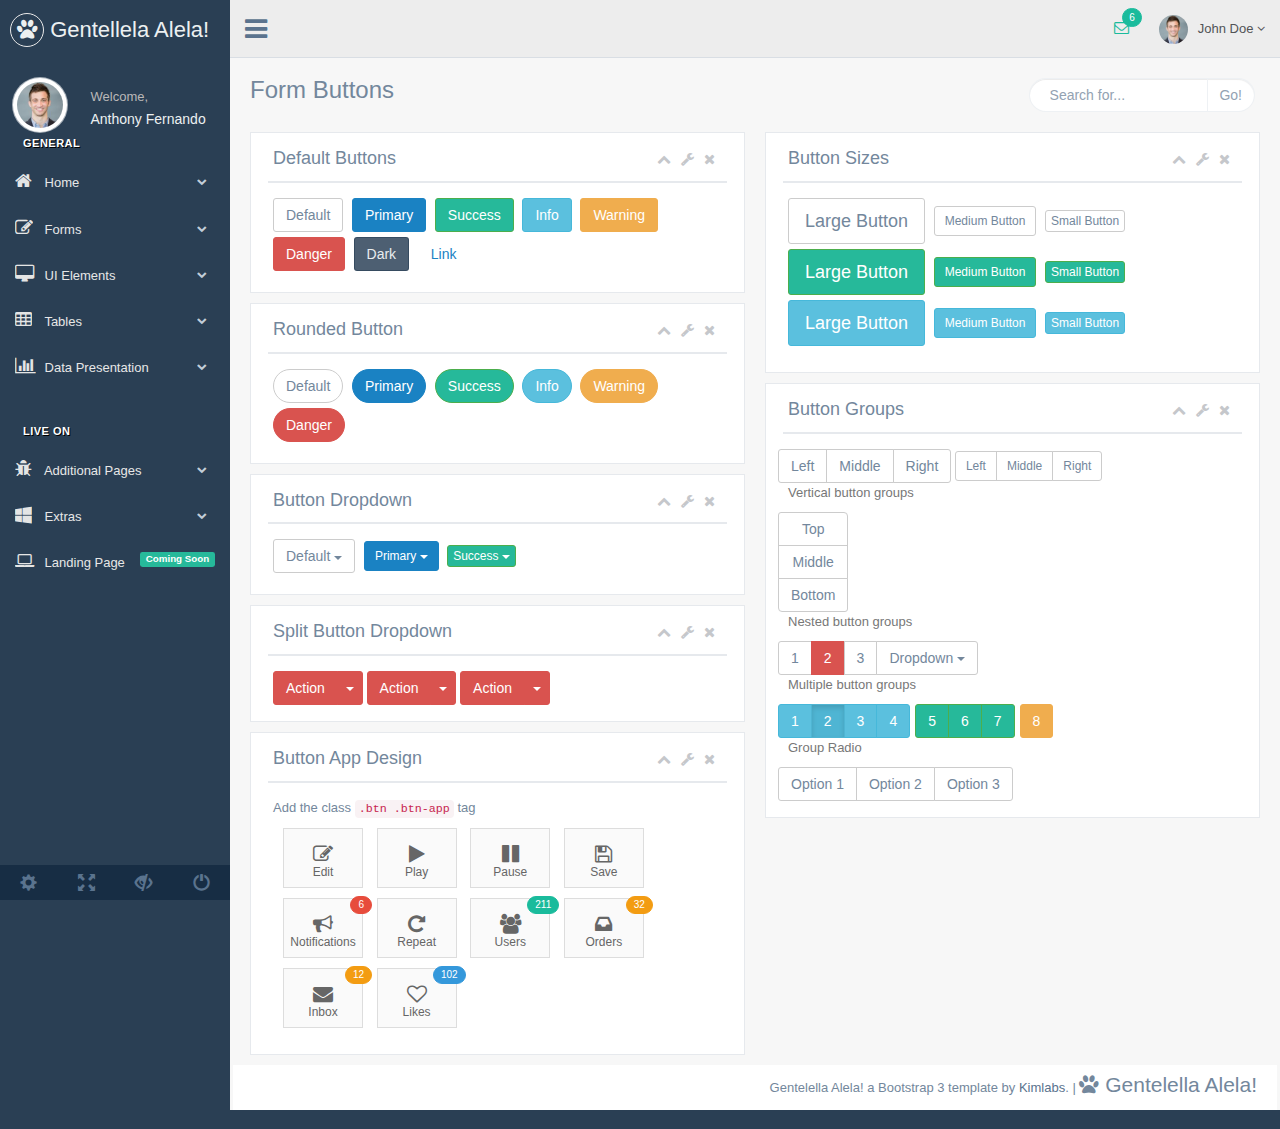
<file: form_buttons.html>
<!DOCTYPE html>
<html lang="en">

<head>
    <meta http-equiv="Content-Type" content="text/html; charset=UTF-8">
    <!-- Meta, title, CSS, favicons, etc. -->
    <meta charset="utf-8">
    <meta http-equiv="X-UA-Compatible" content="IE=edge">
    <meta name="viewport" content="width=device-width, initial-scale=1">

    <title>Gentallela Alela! | </title>

    <!-- Bootstrap core CSS -->

    <link href="css/bootstrap.min.css" rel="stylesheet">

    <link href="fonts/css/font-awesome.min.css" rel="stylesheet">
    <link href="css/animate.min.css" rel="stylesheet">

    <!-- Custom styling plus plugins -->
    <link href="css/custom.css" rel="stylesheet">
    <link href="css/icheck/flat/green.css" rel="stylesheet">


    <script src="js/jquery.min.js"></script>

    <!--[if lt IE 9]>
        <script src="../assets/js/ie8-responsive-file-warning.js"></script>
        <![endif]-->

    <!-- HTML5 shim and Respond.js for IE8 support of HTML5 elements and media queries -->
    <!--[if lt IE 9]>
          <script src="https://oss.maxcdn.com/html5shiv/3.7.2/html5shiv.min.js"></script>
          <script src="https://oss.maxcdn.com/respond/1.4.2/respond.min.js"></script>
        <![endif]-->

</head>


<body class="nav-md">

    <div class="container body">


        <div class="main_container">

            <div class="col-md-3 left_col">
                <div class="left_col scroll-view">

                    <div class="navbar nav_title" style="border: 0;">
                        <a href="index.html" class="site_title"><i class="fa fa-paw"></i> <span>Gentellela Alela!</span></a>
                    </div>
                    <div class="clearfix"></div>


                    <!-- menu prile quick info -->
                    <div class="profile">
                        <div class="profile_pic">
                            <img src="images/img.jpg" alt="..." class="img-circle profile_img">
                        </div>
                        <div class="profile_info">
                            <span>Welcome,</span>
                            <h2>Anthony Fernando</h2>
                        </div>
                    </div>
                    <!-- /menu prile quick info -->

                    <br />

                    <!-- sidebar menu -->
                    <div id="sidebar-menu" class="main_menu_side hidden-print main_menu">

                        <div class="menu_section">
                            <h3>General</h3>
                            <ul class="nav side-menu">
                                <li><a><i class="fa fa-home"></i> Home <span class="fa fa-chevron-down"></span></a>
                                    <ul class="nav child_menu" style="display: none">
                                        <li><a href="index.html">Dashboard</a>
                                        </li>
                                        <li><a href="index2.html">Dashboard2</a>
                                        </li>
                                        <li><a href="index3.html">Dashboard3</a>
                                        </li>
                                    </ul>
                                </li>
                                <li><a><i class="fa fa-edit"></i> Forms <span class="fa fa-chevron-down"></span></a>
                                    <ul class="nav child_menu" style="display: none">
                                        <li><a href="form.html">General Form</a>
                                        </li>
                                        <li><a href="form_advanced.html">Advanced Components</a>
                                        </li>
                                        <li><a href="form_validation.html">Form Validation</a>
                                        </li>
                                        <li><a href="form_wizards.html">Form Wizard</a>
                                        </li>
                                        <li><a href="form_upload.html">Form Upload</a>
                                        </li>
                                        <li><a href="form_buttons.html">Form Buttons</a>
                                        </li>
                                    </ul>
                                </li>
                                <li><a><i class="fa fa-desktop"></i> UI Elements <span class="fa fa-chevron-down"></span></a>
                                    <ul class="nav child_menu" style="display: none">
                                        <li><a href="general_elements.html">General Elements</a>
                                        </li>
                                        <li><a href="media_gallery.html">Media Gallery</a>
                                        </li>
                                        <li><a href="typography.html">Typography</a>
                                        </li>
                                        <li><a href="icons.html">Icons</a>
                                        </li>
                                        <li><a href="glyphicons.html">Glyphicons</a>
                                        </li>
                                        <li><a href="widgets.html">Widgets</a>
                                        </li>
                                        <li><a href="invoice.html">Invoice</a>
                                        </li>
                                        <li><a href="inbox.html">Inbox</a>
                                        </li>
                                        <li><a href="calender.html">Calender</a>
                                        </li>
                                    </ul>
                                </li>
                                <li><a><i class="fa fa-table"></i> Tables <span class="fa fa-chevron-down"></span></a>
                                    <ul class="nav child_menu" style="display: none">
                                        <li><a href="tables.html">Tables</a>
                                        </li>
                                        <li><a href="tables_dynamic.html">Table Dynamic</a>
                                        </li>
                                    </ul>
                                </li>
                                <li><a><i class="fa fa-bar-chart-o"></i> Data Presentation <span class="fa fa-chevron-down"></span></a>
                                    <ul class="nav child_menu" style="display: none">
                                        <li><a href="chartjs.html">Chart JS</a>
                                        </li>
                                        <li><a href="chartjs2.html">Chart JS2</a>
                                        </li>
                                        <li><a href="morisjs.html">Moris JS</a>
                                        </li>
                                        <li><a href="echarts.html">ECharts </a>
                                        </li>
                                        <li><a href="other_charts.html">Other Charts </a>
                                        </li>
                                    </ul>
                                </li>
                            </ul>
                        </div>
                        <div class="menu_section">
                            <h3>Live On</h3>
                            <ul class="nav side-menu">
                                <li><a><i class="fa fa-bug"></i> Additional Pages <span class="fa fa-chevron-down"></span></a>
                                    <ul class="nav child_menu" style="display: none">
                                        <li><a href="e_commerce.html">E-commerce</a>
                                        </li>
                                        <li><a href="projects.html">Projects</a>
                                        </li>
                                        <li><a href="project_detail.html">Project Detail</a>
                                        </li>
                                        <li><a href="contacts.html">Contacts</a>
                                        </li>
                                        <li><a href="profile.html">Profile</a>
                                        </li>
                                    </ul>
                                </li>
                                <li><a><i class="fa fa-windows"></i> Extras <span class="fa fa-chevron-down"></span></a>
                                    <ul class="nav child_menu" style="display: none">
                                        <li><a href="page_404.html">404 Error</a>
                                        </li>
                                        <li><a href="page_500.html">500 Error</a>
                                        </li>
                                        <li><a href="plain_page.html">Plain Page</a>
                                        </li>
                                        <li><a href="login.html">Login Page</a>
                                        </li>
                                        <li><a href="pricing_tables.html">Pricing Tables</a>
                                        </li>

                                    </ul>
                                </li>
                                <li><a><i class="fa fa-laptop"></i> Landing Page <span class="label label-success pull-right">Coming Soon</span></a>
                                </li>
                            </ul>
                        </div>

                    </div>
                    <!-- /sidebar menu -->

                    <!-- /menu footer buttons -->
                    <div class="sidebar-footer hidden-small">
                        <a data-toggle="tooltip" data-placement="top" title="Settings">
                            <span class="glyphicon glyphicon-cog" aria-hidden="true"></span>
                        </a>
                        <a data-toggle="tooltip" data-placement="top" title="FullScreen">
                            <span class="glyphicon glyphicon-fullscreen" aria-hidden="true"></span>
                        </a>
                        <a data-toggle="tooltip" data-placement="top" title="Lock">
                            <span class="glyphicon glyphicon-eye-close" aria-hidden="true"></span>
                        </a>
                        <a data-toggle="tooltip" data-placement="top" title="Logout">
                            <span class="glyphicon glyphicon-off" aria-hidden="true"></span>
                        </a>
                    </div>
                    <!-- /menu footer buttons -->
                </div>
            </div>

            <!-- top navigation -->
            <div class="top_nav">

                <div class="nav_menu">
                    <nav class="" role="navigation">
                        <div class="nav toggle">
                            <a id="menu_toggle"><i class="fa fa-bars"></i></a>
                        </div>

                        <ul class="nav navbar-nav navbar-right">
                            <li class="">
                                <a href="javascript:;" class="user-profile dropdown-toggle" data-toggle="dropdown" aria-expanded="false">
                                    <img src="images/img.jpg" alt="">John Doe
                                    <span class=" fa fa-angle-down"></span>
                                </a>
                                <ul class="dropdown-menu dropdown-usermenu animated fadeInDown pull-right">
                                    <li><a href="javascript:;">  Profile</a>
                                    </li>
                                    <li>
                                        <a href="javascript:;">
                                            <span class="badge bg-red pull-right">50%</span>
                                            <span>Settings</span>
                                        </a>
                                    </li>
                                    <li>
                                        <a href="javascript:;">Help</a>
                                    </li>
                                    <li><a href="login.html"><i class="fa fa-sign-out pull-right"></i> Log Out</a>
                                    </li>
                                </ul>
                            </li>

                            <li role="presentation" class="dropdown">
                                <a href="javascript:;" class="dropdown-toggle info-number" data-toggle="dropdown" aria-expanded="false">
                                    <i class="fa fa-envelope-o"></i>
                                    <span class="badge bg-green">6</span>
                                </a>
                                <ul id="menu1" class="dropdown-menu list-unstyled msg_list animated fadeInDown" role="menu">
                                    <li>
                                        <a>
                                            <span class="image">
                                        <img src="images/img.jpg" alt="Profile Image" />
                                    </span>
                                            <span>
                                        <span>John Smith</span>
                                            <span class="time">3 mins ago</span>
                                            </span>
                                            <span class="message">
                                        Film festivals used to be do-or-die moments for movie makers. They were where... 
                                    </span>
                                        </a>
                                    </li>
                                    <li>
                                        <a>
                                            <span class="image">
                                        <img src="images/img.jpg" alt="Profile Image" />
                                    </span>
                                            <span>
                                        <span>John Smith</span>
                                            <span class="time">3 mins ago</span>
                                            </span>
                                            <span class="message">
                                        Film festivals used to be do-or-die moments for movie makers. They were where... 
                                    </span>
                                        </a>
                                    </li>
                                    <li>
                                        <a>
                                            <span class="image">
                                        <img src="images/img.jpg" alt="Profile Image" />
                                    </span>
                                            <span>
                                        <span>John Smith</span>
                                            <span class="time">3 mins ago</span>
                                            </span>
                                            <span class="message">
                                        Film festivals used to be do-or-die moments for movie makers. They were where... 
                                    </span>
                                        </a>
                                    </li>
                                    <li>
                                        <a>
                                            <span class="image">
                                        <img src="images/img.jpg" alt="Profile Image" />
                                    </span>
                                            <span>
                                        <span>John Smith</span>
                                            <span class="time">3 mins ago</span>
                                            </span>
                                            <span class="message">
                                        Film festivals used to be do-or-die moments for movie makers. They were where... 
                                    </span>
                                        </a>
                                    </li>
                                    <li>
                                        <div class="text-center">
                                            <a>
                                                <strong>See All Alerts</strong>
                                                <i class="fa fa-angle-right"></i>
                                            </a>
                                        </div>
                                    </li>
                                </ul>
                            </li>

                        </ul>
                    </nav>
                </div>

            </div>
            <!-- /top navigation -->

            <!-- page content -->

            <div class="right_col" role="main">
                <div class="">

                    <div class="page-title">
                        <div class="title_left">
                            <h3>Form Buttons</h3>
                        </div>

                        <div class="title_right">
                            <div class="col-md-5 col-sm-5 col-xs-12 form-group pull-right top_search">
                                <div class="input-group">
                                    <input type="text" class="form-control" placeholder="Search for...">
                                    <span class="input-group-btn">
                            <button class="btn btn-default" type="button">Go!</button>
                        </span>
                                </div>
                            </div>
                        </div>
                    </div>
                    <div class="clearfix"></div>

                    <div class="row">

                        <div class="col-md-6">

                            <div class="x_panel">
                                <div class="x_title">
                                    <h2>Default Buttons </h2>
                                    <ul class="nav navbar-right panel_toolbox">
                                        <li><a class="collapse-link"><i class="fa fa-chevron-up"></i></a>
                                        </li>
                                        <li class="dropdown">
                                            <a href="#" class="dropdown-toggle" data-toggle="dropdown" role="button" aria-expanded="false"><i class="fa fa-wrench"></i></a>
                                            <ul class="dropdown-menu" role="menu">
                                                <li><a href="#">Settings 1</a>
                                                </li>
                                                <li><a href="#">Settings 2</a>
                                                </li>
                                            </ul>
                                        </li>
                                        <li><a class="close-link"><i class="fa fa-close"></i></a>
                                        </li>
                                    </ul>
                                    <div class="clearfix"></div>
                                </div>
                                <div class="x_content">
                                    <button type="button" class="btn btn-default">Default</button>

                                    <button type="button" class="btn btn-primary">Primary</button>

                                    <button type="button" class="btn btn-success">Success</button>

                                    <button type="button" class="btn btn-info">Info</button>

                                    <button type="button" class="btn btn-warning">Warning</button>

                                    <button type="button" class="btn btn-danger">Danger</button>

                                    <button type="button" class="btn btn-dark">Dark</button>

                                    <button type="button" class="btn btn-link">Link</button>
                                </div>
                            </div>


                            <div class="x_panel">
                                <div class="x_title">
                                    <h2>Rounded Button</h2>
                                    <ul class="nav navbar-right panel_toolbox">
                                        <li><a class="collapse-link"><i class="fa fa-chevron-up"></i></a>
                                        </li>
                                        <li class="dropdown">
                                            <a href="#" class="dropdown-toggle" data-toggle="dropdown" role="button" aria-expanded="false"><i class="fa fa-wrench"></i></a>
                                            <ul class="dropdown-menu" role="menu">
                                                <li><a href="#">Settings 1</a>
                                                </li>
                                                <li><a href="#">Settings 2</a>
                                                </li>
                                            </ul>
                                        </li>
                                        <li><a class="close-link"><i class="fa fa-close"></i></a>
                                        </li>
                                    </ul>
                                    <div class="clearfix"></div>
                                </div>
                                <div class="x_content">
                                    <button type="button" class="btn btn-round btn-default">Default</button>
                                    <button type="button" class="btn btn-round btn-primary">Primary</button>
                                    <button type="button" class="btn btn-round btn-success">Success</button>
                                    <button type="button" class="btn btn-round btn-info">Info</button>
                                    <button type="button" class="btn btn-round btn-warning">Warning</button>
                                    <button type="button" class="btn btn-round btn-danger">Danger</button>
                                </div>
                            </div>

                            <div class="x_panel">
                                <div class="x_title">
                                    <h2>Button Dropdown</h2>
                                    <ul class="nav navbar-right panel_toolbox">
                                        <li><a class="collapse-link"><i class="fa fa-chevron-up"></i></a>
                                        </li>
                                        <li class="dropdown">
                                            <a href="#" class="dropdown-toggle" data-toggle="dropdown" role="button" aria-expanded="false"><i class="fa fa-wrench"></i></a>
                                            <ul class="dropdown-menu" role="menu">
                                                <li><a href="#">Settings 1</a>
                                                </li>
                                                <li><a href="#">Settings 2</a>
                                                </li>
                                            </ul>
                                        </li>
                                        <li><a class="close-link"><i class="fa fa-close"></i></a>
                                        </li>
                                    </ul>
                                    <div class="clearfix"></div>
                                </div>
                                <div class="x_content">

                                    <button data-toggle="dropdown" class="btn btn-default dropdown-toggle" type="button" aria-expanded="false">Default <span class="caret"></span>
                                    </button>
                                    <ul role="menu" class="dropdown-menu">
                                        <li><a href="#">Action</a>
                                        </li>
                                        <li><a href="#">Another action</a>
                                        </li>
                                        <li><a href="#">Something else here</a>
                                        </li>
                                        <li class="divider"></li>
                                        <li><a href="#">Separated link</a>
                                        </li>
                                    </ul>

                                    <button data-toggle="dropdown" class="btn btn-primary dropdown-toggle btn-sm" type="button" aria-expanded="false">Primary <span class="caret"></span>
                                    </button>
                                    <ul role="menu" class="dropdown-menu">
                                        <li><a href="#">Action</a>
                                        </li>
                                        <li><a href="#">Another action</a>
                                        </li>
                                        <li><a href="#">Something else here</a>
                                        </li>
                                        <li class="divider"></li>
                                        <li><a href="#">Separated link</a>
                                        </li>
                                    </ul>

                                    <button data-toggle="dropdown" class="btn btn-success dropdown-toggle btn-xs" type="button">Success <span class="caret"></span>
                                    </button>
                                    <ul role="menu" class="dropdown-menu">
                                        <li><a href="#">Action</a>
                                        </li>
                                        <li><a href="#">Another action</a>
                                        </li>
                                        <li><a href="#">Something else here</a>
                                        </li>
                                        <li class="divider"></li>
                                        <li><a href="#">Separated link</a>
                                        </li>
                                    </ul>


                                </div>
                            </div>


                            <div class="x_panel">
                                <div class="x_title">
                                    <h2>Split Button Dropdown</h2>
                                    <ul class="nav navbar-right panel_toolbox">
                                        <li><a class="collapse-link"><i class="fa fa-chevron-up"></i></a>
                                        </li>
                                        <li class="dropdown">
                                            <a href="#" class="dropdown-toggle" data-toggle="dropdown" role="button" aria-expanded="false"><i class="fa fa-wrench"></i></a>
                                            <ul class="dropdown-menu" role="menu">
                                                <li><a href="#">Settings 1</a>
                                                </li>
                                                <li><a href="#">Settings 2</a>
                                                </li>
                                            </ul>
                                        </li>
                                        <li><a class="close-link"><i class="fa fa-close"></i></a>
                                        </li>
                                    </ul>
                                    <div class="clearfix"></div>
                                </div>
                                <div class="x_content">

                                    <!-- Split button -->
                                    <div class="btn-group">
                                        <button type="button" class="btn btn-danger">Action</button>
                                        <button type="button" class="btn btn-danger dropdown-toggle" data-toggle="dropdown" aria-expanded="false">
                                            <span class="caret"></span>
                                            <span class="sr-only">Toggle Dropdown</span>
                                        </button>
                                        <ul class="dropdown-menu" role="menu">
                                            <li><a href="#">Action</a>
                                            </li>
                                            <li><a href="#">Another action</a>
                                            </li>
                                            <li><a href="#">Something else here</a>
                                            </li>
                                            <li class="divider"></li>
                                            <li><a href="#">Separated link</a>
                                            </li>
                                        </ul>
                                    </div>

                                    <!-- Split button -->
                                    <div class="btn-group">
                                        <button type="button" class="btn btn-danger">Action</button>
                                        <button type="button" class="btn btn-danger dropdown-toggle" data-toggle="dropdown" aria-expanded="false">
                                            <span class="caret"></span>
                                            <span class="sr-only">Toggle Dropdown</span>
                                        </button>
                                        <ul class="dropdown-menu" role="menu">
                                            <li><a href="#">Action</a>
                                            </li>
                                            <li><a href="#">Another action</a>
                                            </li>
                                            <li><a href="#">Something else here</a>
                                            </li>
                                            <li class="divider"></li>
                                            <li><a href="#">Separated link</a>
                                            </li>
                                        </ul>
                                    </div>

                                    <!-- Split button -->
                                    <div class="btn-group">
                                        <button type="button" class="btn btn-danger">Action</button>
                                        <button type="button" class="btn btn-danger dropdown-toggle" data-toggle="dropdown" aria-expanded="false">
                                            <span class="caret"></span>
                                            <span class="sr-only">Toggle Dropdown</span>
                                        </button>
                                        <ul class="dropdown-menu" role="menu">
                                            <li><a href="#">Action</a>
                                            </li>
                                            <li><a href="#">Another action</a>
                                            </li>
                                            <li><a href="#">Something else here</a>
                                            </li>
                                            <li class="divider"></li>
                                            <li><a href="#">Separated link</a>
                                            </li>
                                        </ul>
                                    </div>


                                </div>
                            </div>


                            <div class="x_panel">
                                <div class="x_title">
                                    <h2>Button App Design</h2>
                                    <ul class="nav navbar-right panel_toolbox">
                                        <li><a class="collapse-link"><i class="fa fa-chevron-up"></i></a>
                                        </li>
                                        <li class="dropdown">
                                            <a href="#" class="dropdown-toggle" data-toggle="dropdown" role="button" aria-expanded="false"><i class="fa fa-wrench"></i></a>
                                            <ul class="dropdown-menu" role="menu">
                                                <li><a href="#">Settings 1</a>
                                                </li>
                                                <li><a href="#">Settings 2</a>
                                                </li>
                                            </ul>
                                        </li>
                                        <li><a class="close-link"><i class="fa fa-close"></i></a>
                                        </li>
                                    </ul>
                                    <div class="clearfix"></div>
                                </div>
                                <div class="x_content">
                                    <p>Add the class <code>.btn .btn-app</code> tag</p>
                                    <a class="btn btn-app">
                                        <i class="fa fa-edit"></i> Edit
                                    </a>
                                    <a class="btn btn-app">
                                        <i class="fa fa-play"></i> Play
                                    </a>
                                    <a class="btn btn-app">
                                        <i class="fa fa-pause"></i> Pause
                                    </a>
                                    <a class="btn btn-app">
                                        <i class="fa fa-save"></i> Save
                                    </a>
                                    <a class="btn btn-app">
                                        <span class="badge bg-red">6</span>
                                        <i class="fa fa-bullhorn"></i> Notifications
                                    </a>
                                    <a class="btn btn-app">
                                        <i class="fa fa-repeat"></i> Repeat
                                    </a>
                                    <a class="btn btn-app">
                                        <span class="badge bg-green">211</span>
                                        <i class="fa fa-users"></i> Users
                                    </a>
                                    <a class="btn btn-app">
                                        <span class="badge bg-orange">32</span>
                                        <i class="fa fa-inbox"></i> Orders
                                    </a>
                                    <a class="btn btn-app">
                                        <span class="badge bg-orange">12</span>
                                        <i class="fa fa-envelope"></i> Inbox
                                    </a>
                                    <a class="btn btn-app">
                                        <span class="badge bg-blue">102</span>
                                        <i class="fa fa-heart-o"></i> Likes
                                    </a>
                                </div>
                            </div>

                        </div>

                        <div class="col-md-6">

                            <div class="x_panel">
                                <div class="x_title">
                                    <h2>Button Sizes</h2>
                                    <ul class="nav navbar-right panel_toolbox">
                                        <li><a class="collapse-link"><i class="fa fa-chevron-up"></i></a>
                                        </li>
                                        <li class="dropdown">
                                            <a href="#" class="dropdown-toggle" data-toggle="dropdown" role="button" aria-expanded="false"><i class="fa fa-wrench"></i></a>
                                            <ul class="dropdown-menu" role="menu">
                                                <li><a href="#">Settings 1</a>
                                                </li>
                                                <li><a href="#">Settings 2</a>
                                                </li>
                                            </ul>
                                        </li>
                                        <li><a class="close-link"><i class="fa fa-close"></i></a>
                                        </li>
                                    </ul>
                                    <div class="clearfix"></div>
                                </div>
                                <div class="x_content">
                                    <div class="buttons">
                                        <!-- Standard button -->
                                        <button type="button" class="btn btn-default btn-lg">Large Button</button>
                                        <button type="button" class="btn btn-default btn-sm">Medium Button</button>
                                        <button type="button" class="btn btn-default btn-xs">Small Button</button>
                                        <br>

                                        <button type="button" class="btn btn-success btn-lg">Large Button</button>
                                        <button type="button" class="btn btn-success btn-sm">Medium Button</button>
                                        <button type="button" class="btn btn-success btn-xs">Small Button</button>
                                        <br>

                                        <button type="button" class="btn btn-info btn-lg">Large Button</button>
                                        <button type="button" class="btn btn-info btn-sm">Medium Button</button>
                                        <button type="button" class="btn btn-info btn-xs">Small Button</button>
                                        <br>
                                    </div>
                                </div>

                            </div>


                            <div class="x_panel">
                                <div class="x_title">
                                    <h2>Button Groups</h2>
                                    <ul class="nav navbar-right panel_toolbox">
                                        <li><a class="collapse-link"><i class="fa fa-chevron-up"></i></a>
                                        </li>
                                        <li class="dropdown">
                                            <a href="#" class="dropdown-toggle" data-toggle="dropdown" role="button" aria-expanded="false"><i class="fa fa-wrench"></i></a>
                                            <ul class="dropdown-menu" role="menu">
                                                <li><a href="#">Settings 1</a>
                                                </li>
                                                <li><a href="#">Settings 2</a>
                                                </li>
                                            </ul>
                                        </li>
                                        <li><a class="close-link"><i class="fa fa-close"></i></a>
                                        </li>
                                    </ul>
                                    <div class="clearfix"></div>
                                </div>
                                <div class="x_content">
                                    <div class="row">
                                        <div class="btn-group">
                                            <button class="btn btn-default" type="button">Left</button>
                                            <button class="btn btn-default" type="button">Middle</button>
                                            <button class="btn btn-default" type="button">Right</button>
                                        </div>
                                        <div class="btn-group  btn-group-sm">
                                            <button class="btn btn-default" type="button">Left</button>
                                            <button class="btn btn-default" type="button">Middle</button>
                                            <button class="btn btn-default" type="button">Right</button>
                                        </div>
                                    </div>
                                    <p class="text-muted">Vertical button groups</p>
                                    <div class="row">
                                        <div class="btn-group-vertical">
                                            <button class="btn btn-default" type="button">Top</button>
                                            <button class="btn btn-default" type="button">Middle</button>
                                            <button class="btn btn-default" type="button">Bottom</button>
                                        </div>
                                    </div>
                                    <p class="text-muted">Nested button groups</p>
                                    <div class="row">
                                        <div class="btn-group">
                                            <button class="btn btn-default" type="button">1</button>
                                            <button class="btn btn-danger" type="button">2</button>
                                            <button class="btn btn-default" type="button">3</button>
                                            <div class="btn-group">
                                                <button data-toggle="dropdown" class="btn btn-default dropdown-toggle" type="button"> Dropdown <span class="caret"></span> </button>
                                                <ul class="dropdown-menu">
                                                    <li><a href="#">Dropdown link 1</a>
                                                    </li>
                                                    <li><a href="#">Dropdown link 2</a>
                                                    </li>
                                                    <li><a href="#">Dropdown link 3</a>
                                                    </li>
                                                </ul>
                                            </div>
                                        </div>
                                    </div>

                                    <p class="text-muted">Multiple button groups</p>
                                    <div class="row">
                                        <div class="btn-toolbar">
                                            <div class="btn-group">
                                                <button class="btn btn-info" type="button">1</button>
                                                <button class="btn btn-info active" type="button">2</button>
                                                <button class="btn btn-info" type="button">3</button>
                                                <button class="btn btn-info" type="button">4</button>
                                            </div>
                                            <div class="btn-group">
                                                <button class="btn btn-success" type="button">5</button>
                                                <button class="btn btn-success" type="button">6</button>
                                                <button class="btn btn-success" type="button">7</button>
                                            </div>
                                            <div class="btn-group">
                                                <button class="btn btn-warning" type="button">8</button>
                                            </div>
                                        </div>
                                    </div>

                                    <p class="text-muted">Group Radio</p>
                                    <div class="row">
                                        <div class="btn-group" data-toggle="buttons">
                                            <label class="btn btn-default">
                                                <input type="radio" name="options" id="option1"> Option 1
                                            </label>
                                            <label class="btn btn-default">
                                                <input type="radio" name="options" id="option2"> Option 2
                                            </label>
                                            <label class="btn btn-default">
                                                <input type="radio" name="options" id="option3"> Option 3
                                            </label>
                                        </div>
                                    </div>
                                </div>
                            </div>

                        </div>
                    </div>
                </div>

                <!-- footer content -->
                <footer>
                    <div class="">
                        <p class="pull-right">Gentelella Alela! a Bootstrap 3 template by <a>Kimlabs</a>. |
                            <span class="lead"> <i class="fa fa-paw"></i> Gentelella Alela!</span>
                        </p>
                    </div>
                    <div class="clearfix"></div>
                </footer>
                <!-- /footer content -->

            </div>
            <!-- /page content -->
        </div>

    </div>

    <div id="custom_notifications" class="custom-notifications dsp_none">
        <ul class="list-unstyled notifications clearfix" data-tabbed_notifications="notif-group">
        </ul>
        <div class="clearfix"></div>
        <div id="notif-group" class="tabbed_notifications"></div>
    </div>

    <script src="js/bootstrap.min.js"></script>

    <!-- chart js -->
    <script src="js/chartjs/chart.min.js"></script>
    <!-- bootstrap progress js -->
    <script src="js/progressbar/bootstrap-progressbar.min.js"></script>
    <script src="js/nicescroll/jquery.nicescroll.min.js"></script>
    <!-- icheck -->
    <script src="js/icheck/icheck.min.js"></script>

    <script src="js/custom.js"></script>

</body>

</html>
</file>
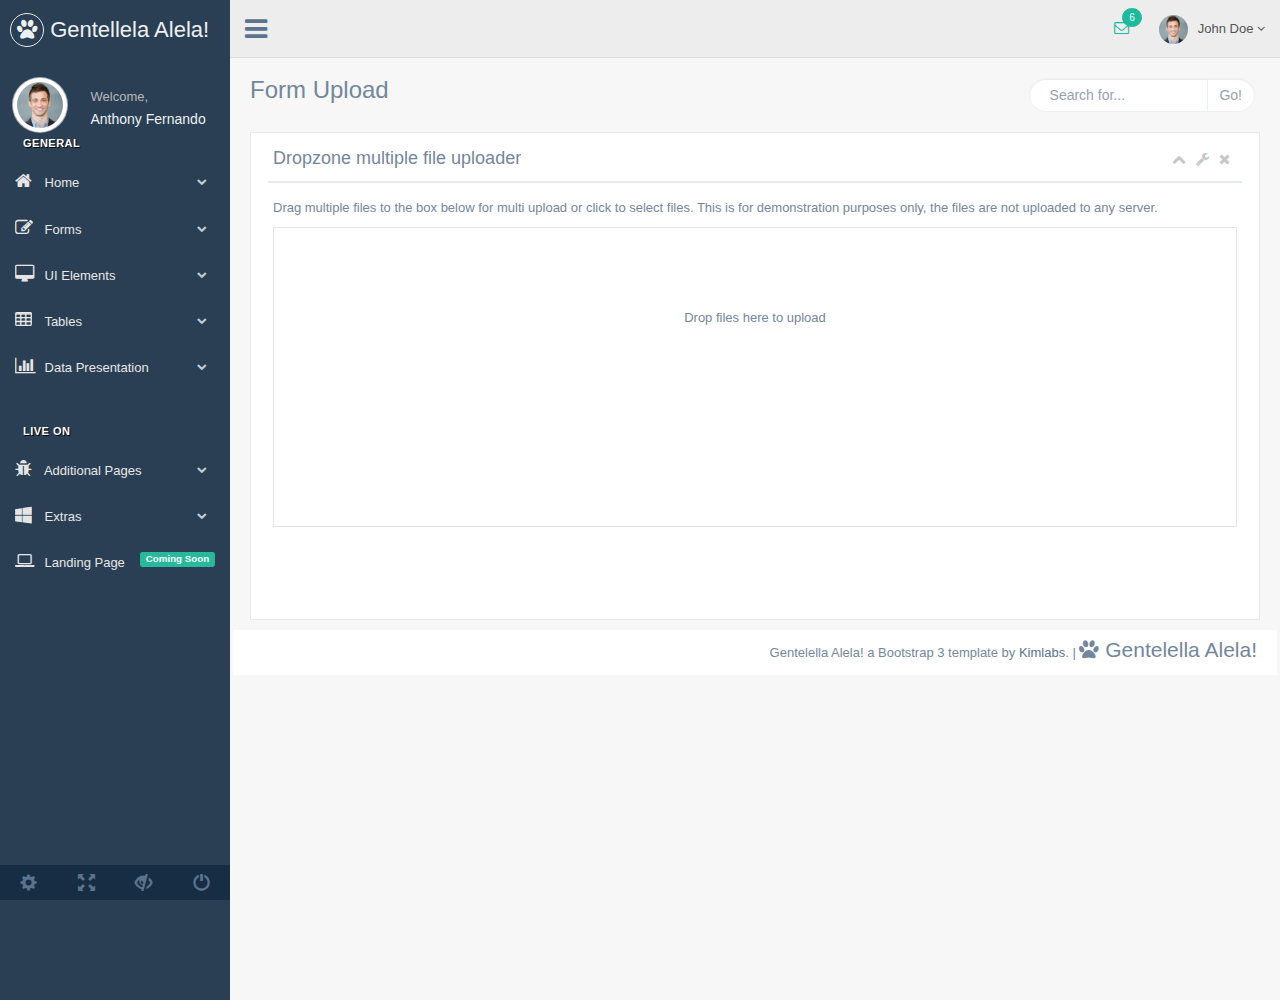
<file: form_upload.html>
<!DOCTYPE html>
<html lang="en">

<head>
    <meta http-equiv="Content-Type" content="text/html; charset=UTF-8">
    <!-- Meta, title, CSS, favicons, etc. -->
    <meta charset="utf-8">
    <meta http-equiv="X-UA-Compatible" content="IE=edge">
    <meta name="viewport" content="width=device-width, initial-scale=1">

    <title>Gentallela Alela! | </title>

    <!-- Bootstrap core CSS -->

    <link href="css/bootstrap.min.css" rel="stylesheet">

    <link href="fonts/css/font-awesome.min.css" rel="stylesheet">
    <link href="css/animate.min.css" rel="stylesheet">

    <!-- Custom styling plus plugins -->
    <link href="css/custom.css" rel="stylesheet">
    <link href="css/icheck/flat/green.css" rel="stylesheet">


    <script src="js/jquery.min.js"></script>

    <!--[if lt IE 9]>
        <script src="../assets/js/ie8-responsive-file-warning.js"></script>
        <![endif]-->

    <!-- HTML5 shim and Respond.js for IE8 support of HTML5 elements and media queries -->
    <!--[if lt IE 9]>
          <script src="https://oss.maxcdn.com/html5shiv/3.7.2/html5shiv.min.js"></script>
          <script src="https://oss.maxcdn.com/respond/1.4.2/respond.min.js"></script>
        <![endif]-->

</head>


<body class="nav-md">

    <div class="container body">


        <div class="main_container">

            <div class="col-md-3 left_col">
                <div class="left_col scroll-view">

                    <div class="navbar nav_title" style="border: 0;">
                        <a href="index.html" class="site_title"><i class="fa fa-paw"></i> <span>Gentellela Alela!</span></a>
                    </div>
                    <div class="clearfix"></div>


                    <!-- menu prile quick info -->
                    <div class="profile">
                        <div class="profile_pic">
                            <img src="images/img.jpg" alt="..." class="img-circle profile_img">
                        </div>
                        <div class="profile_info">
                            <span>Welcome,</span>
                            <h2>Anthony Fernando</h2>
                        </div>
                    </div>
                    <!-- /menu prile quick info -->

                    <br />

                    <!-- sidebar menu -->
                    <div id="sidebar-menu" class="main_menu_side hidden-print main_menu">

                        <div class="menu_section">
                            <h3>General</h3>
                            <ul class="nav side-menu">
                                <li><a><i class="fa fa-home"></i> Home <span class="fa fa-chevron-down"></span></a>
                                    <ul class="nav child_menu" style="display: none">
                                        <li><a href="index.html">Dashboard</a>
                                        </li>
                                        <li><a href="index2.html">Dashboard2</a>
                                        </li>
                                        <li><a href="index3.html">Dashboard3</a>
                                        </li>
                                    </ul>
                                </li>
                                <li><a><i class="fa fa-edit"></i> Forms <span class="fa fa-chevron-down"></span></a>
                                    <ul class="nav child_menu" style="display: none">
                                        <li><a href="form.html">General Form</a>
                                        </li>
                                        <li><a href="form_advanced.html">Advanced Components</a>
                                        </li>
                                        <li><a href="form_validation.html">Form Validation</a>
                                        </li>
                                        <li><a href="form_wizards.html">Form Wizard</a>
                                        </li>
                                        <li><a href="form_upload.html">Form Upload</a>
                                        </li>
                                        <li><a href="form_buttons.html">Form Buttons</a>
                                        </li>
                                    </ul>
                                </li>
                                <li><a><i class="fa fa-desktop"></i> UI Elements <span class="fa fa-chevron-down"></span></a>
                                    <ul class="nav child_menu" style="display: none">
                                        <li><a href="general_elements.html">General Elements</a>
                                        </li>
                                        <li><a href="media_gallery.html">Media Gallery</a>
                                        </li>
                                        <li><a href="typography.html">Typography</a>
                                        </li>
                                        <li><a href="icons.html">Icons</a>
                                        </li>
                                        <li><a href="glyphicons.html">Glyphicons</a>
                                        </li>
                                        <li><a href="widgets.html">Widgets</a>
                                        </li>
                                        <li><a href="invoice.html">Invoice</a>
                                        </li>
                                        <li><a href="inbox.html">Inbox</a>
                                        </li>
                                        <li><a href="calender.html">Calender</a>
                                        </li>
                                    </ul>
                                </li>
                                <li><a><i class="fa fa-table"></i> Tables <span class="fa fa-chevron-down"></span></a>
                                    <ul class="nav child_menu" style="display: none">
                                        <li><a href="tables.html">Tables</a>
                                        </li>
                                        <li><a href="tables_dynamic.html">Table Dynamic</a>
                                        </li>
                                    </ul>
                                </li>
                                <li><a><i class="fa fa-bar-chart-o"></i> Data Presentation <span class="fa fa-chevron-down"></span></a>
                                    <ul class="nav child_menu" style="display: none">
                                        <li><a href="chartjs.html">Chart JS</a>
                                        </li>
                                        <li><a href="chartjs2.html">Chart JS2</a>
                                        </li>
                                        <li><a href="morisjs.html">Moris JS</a>
                                        </li>
                                        <li><a href="echarts.html">ECharts </a>
                                        </li>
                                        <li><a href="other_charts.html">Other Charts </a>
                                        </li>
                                    </ul>
                                </li>
                            </ul>
                        </div>
                        <div class="menu_section">
                            <h3>Live On</h3>
                            <ul class="nav side-menu">
                                <li><a><i class="fa fa-bug"></i> Additional Pages <span class="fa fa-chevron-down"></span></a>
                                    <ul class="nav child_menu" style="display: none">
                                        <li><a href="e_commerce.html">E-commerce</a>
                                        </li>
                                        <li><a href="projects.html">Projects</a>
                                        </li>
                                        <li><a href="project_detail.html">Project Detail</a>
                                        </li>
                                        <li><a href="contacts.html">Contacts</a>
                                        </li>
                                        <li><a href="profile.html">Profile</a>
                                        </li>
                                    </ul>
                                </li>
                                <li><a><i class="fa fa-windows"></i> Extras <span class="fa fa-chevron-down"></span></a>
                                    <ul class="nav child_menu" style="display: none">
                                        <li><a href="page_404.html">404 Error</a>
                                        </li>
                                        <li><a href="page_500.html">500 Error</a>
                                        </li>
                                        <li><a href="plain_page.html">Plain Page</a>
                                        </li>
                                        <li><a href="login.html">Login Page</a>
                                        </li>
                                        <li><a href="pricing_tables.html">Pricing Tables</a>
                                        </li>

                                    </ul>
                                </li>
                                <li><a><i class="fa fa-laptop"></i> Landing Page <span class="label label-success pull-right">Coming Soon</span></a>
                                </li>
                            </ul>
                        </div>

                    </div>
                    <!-- /sidebar menu -->

                    <!-- /menu footer buttons -->
                    <div class="sidebar-footer hidden-small">
                        <a data-toggle="tooltip" data-placement="top" title="Settings">
                            <span class="glyphicon glyphicon-cog" aria-hidden="true"></span>
                        </a>
                        <a data-toggle="tooltip" data-placement="top" title="FullScreen">
                            <span class="glyphicon glyphicon-fullscreen" aria-hidden="true"></span>
                        </a>
                        <a data-toggle="tooltip" data-placement="top" title="Lock">
                            <span class="glyphicon glyphicon-eye-close" aria-hidden="true"></span>
                        </a>
                        <a data-toggle="tooltip" data-placement="top" title="Logout">
                            <span class="glyphicon glyphicon-off" aria-hidden="true"></span>
                        </a>
                    </div>
                    <!-- /menu footer buttons -->
                </div>
            </div>

            <!-- top navigation -->
            <div class="top_nav">

                <div class="nav_menu">
                    <nav class="" role="navigation">
                        <div class="nav toggle">
                            <a id="menu_toggle"><i class="fa fa-bars"></i></a>
                        </div>

                        <ul class="nav navbar-nav navbar-right">
                            <li class="">
                                <a href="javascript:;" class="user-profile dropdown-toggle" data-toggle="dropdown" aria-expanded="false">
                                    <img src="images/img.jpg" alt="">John Doe
                                    <span class=" fa fa-angle-down"></span>
                                </a>
                                <ul class="dropdown-menu dropdown-usermenu animated fadeInDown pull-right">
                                    <li><a href="javascript:;">  Profile</a>
                                    </li>
                                    <li>
                                        <a href="javascript:;">
                                            <span class="badge bg-red pull-right">50%</span>
                                            <span>Settings</span>
                                        </a>
                                    </li>
                                    <li>
                                        <a href="javascript:;">Help</a>
                                    </li>
                                    <li><a href="login.html"><i class="fa fa-sign-out pull-right"></i> Log Out</a>
                                    </li>
                                </ul>
                            </li>

                            <li role="presentation" class="dropdown">
                                <a href="javascript:;" class="dropdown-toggle info-number" data-toggle="dropdown" aria-expanded="false">
                                    <i class="fa fa-envelope-o"></i>
                                    <span class="badge bg-green">6</span>
                                </a>
                                <ul id="menu1" class="dropdown-menu list-unstyled msg_list animated fadeInDown" role="menu">
                                    <li>
                                        <a>
                                            <span class="image">
                                        <img src="images/img.jpg" alt="Profile Image" />
                                    </span>
                                            <span>
                                        <span>John Smith</span>
                                            <span class="time">3 mins ago</span>
                                            </span>
                                            <span class="message">
                                        Film festivals used to be do-or-die moments for movie makers. They were where... 
                                    </span>
                                        </a>
                                    </li>
                                    <li>
                                        <a>
                                            <span class="image">
                                        <img src="images/img.jpg" alt="Profile Image" />
                                    </span>
                                            <span>
                                        <span>John Smith</span>
                                            <span class="time">3 mins ago</span>
                                            </span>
                                            <span class="message">
                                        Film festivals used to be do-or-die moments for movie makers. They were where... 
                                    </span>
                                        </a>
                                    </li>
                                    <li>
                                        <a>
                                            <span class="image">
                                        <img src="images/img.jpg" alt="Profile Image" />
                                    </span>
                                            <span>
                                        <span>John Smith</span>
                                            <span class="time">3 mins ago</span>
                                            </span>
                                            <span class="message">
                                        Film festivals used to be do-or-die moments for movie makers. They were where... 
                                    </span>
                                        </a>
                                    </li>
                                    <li>
                                        <a>
                                            <span class="image">
                                        <img src="images/img.jpg" alt="Profile Image" />
                                    </span>
                                            <span>
                                        <span>John Smith</span>
                                            <span class="time">3 mins ago</span>
                                            </span>
                                            <span class="message">
                                        Film festivals used to be do-or-die moments for movie makers. They were where... 
                                    </span>
                                        </a>
                                    </li>
                                    <li>
                                        <div class="text-center">
                                            <a>
                                                <strong>See All Alerts</strong>
                                                <i class="fa fa-angle-right"></i>
                                            </a>
                                        </div>
                                    </li>
                                </ul>
                            </li>

                        </ul>
                    </nav>
                </div>

            </div>
            <!-- /top navigation -->

            <!-- page content -->
            <div class="right_col" role="main">

                <div class="">
                    <div class="page-title">
                        <div class="title_left">
                            <h3>Form Upload </h3>
                        </div>

                        <div class="title_right">
                            <div class="col-md-5 col-sm-5 col-xs-12 form-group pull-right top_search">
                                <div class="input-group">
                                    <input type="text" class="form-control" placeholder="Search for...">
                                    <span class="input-group-btn">
                            <button class="btn btn-default" type="button">Go!</button>
                        </span>
                                </div>
                            </div>
                        </div>
                    </div>
                    <div class="clearfix"></div>

                    <div class="row">
                        <div class="col-md-12 col-sm-12 col-xs-12">
                            <div class="x_panel">
                                <div class="x_title">
                                    <h2>Dropzone multiple file uploader</h2>
                                    <ul class="nav navbar-right panel_toolbox">
                                        <li><a class="collapse-link"><i class="fa fa-chevron-up"></i></a>
                                        </li>
                                        <li class="dropdown">
                                            <a href="#" class="dropdown-toggle" data-toggle="dropdown" role="button" aria-expanded="false"><i class="fa fa-wrench"></i></a>
                                            <ul class="dropdown-menu" role="menu">
                                                <li><a href="#">Settings 1</a>
                                                </li>
                                                <li><a href="#">Settings 2</a>
                                                </li>
                                            </ul>
                                        </li>
                                        <li><a class="close-link"><i class="fa fa-close"></i></a>
                                        </li>
                                    </ul>
                                    <div class="clearfix"></div>
                                </div>
                                <div class="x_content">

                                    <p>Drag multiple files to the box below for multi upload or click to select files. This is for demonstration purposes only, the files are not uploaded to any server.</p>
                                    <form action="choices/form_upload.html" class="dropzone" style="border: 1px solid #e5e5e5; height: 300px; "></form>

                                    <br />
                                    <br />
                                    <br />
                                    <br />
                                </div>
                            </div>
                        </div>
                    </div>
                </div>

                <!-- footer content -->
                <footer>
                    <div class="">
                        <p class="pull-right">Gentelella Alela! a Bootstrap 3 template by <a>Kimlabs</a>. |
                            <span class="lead"> <i class="fa fa-paw"></i> Gentelella Alela!</span>
                        </p>
                    </div>
                    <div class="clearfix"></div>
                </footer>
                <!-- /footer content -->

            </div>
            <!-- /page content -->
        </div>

    </div>

    <div id="custom_notifications" class="custom-notifications dsp_none">
        <ul class="list-unstyled notifications clearfix" data-tabbed_notifications="notif-group">
        </ul>
        <div class="clearfix"></div>
        <div id="notif-group" class="tabbed_notifications"></div>
    </div>

    <script src="js/bootstrap.min.js"></script>

    <!-- chart js -->
    <script src="js/chartjs/chart.min.js"></script>
    <!-- bootstrap progress js -->
    <script src="js/progressbar/bootstrap-progressbar.min.js"></script>
    <script src="js/nicescroll/jquery.nicescroll.min.js"></script>
    <!-- icheck -->
    <script src="js/icheck/icheck.min.js"></script>

    <script src="js/custom.js"></script>
    <!-- dropzone -->
    <script src="js/dropzone/dropzone.js"></script>

</body>

</html>
</file>
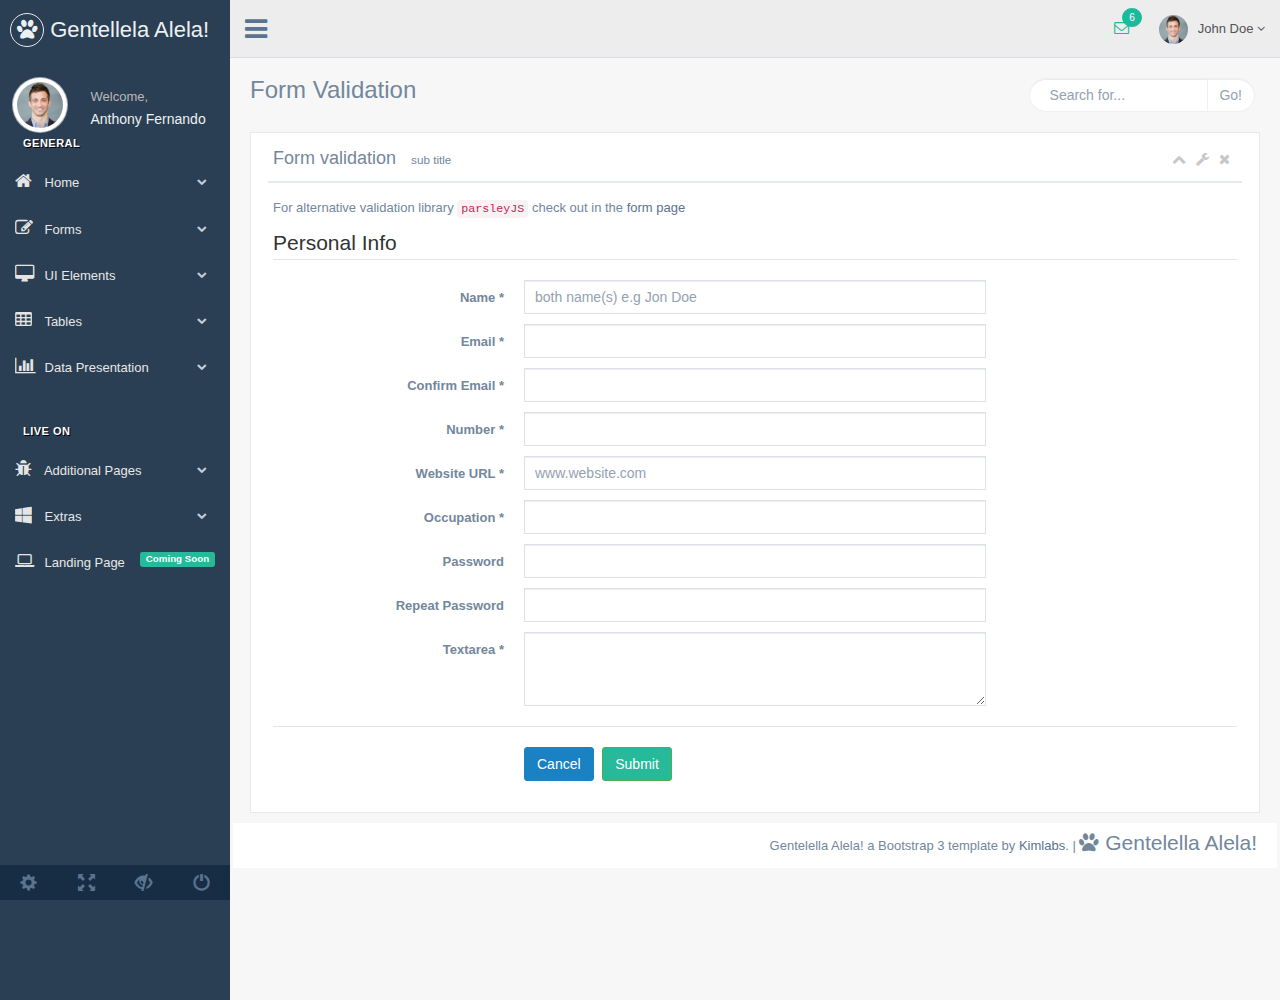
<file: form_validation.html>
<!DOCTYPE html>
<html lang="en">

<head>
    <meta http-equiv="Content-Type" content="text/html; charset=UTF-8">
    <!-- Meta, title, CSS, favicons, etc. -->
    <meta charset="utf-8">
    <meta http-equiv="X-UA-Compatible" content="IE=edge">
    <meta name="viewport" content="width=device-width, initial-scale=1">

    <title>Gentallela Alela! | </title>

    <!-- Bootstrap core CSS -->

    <link href="css/bootstrap.min.css" rel="stylesheet">

    <link href="fonts/css/font-awesome.min.css" rel="stylesheet">
    <link href="css/animate.min.css" rel="stylesheet">

    <!-- Custom styling plus plugins -->
    <link href="css/custom.css" rel="stylesheet">
    <link href="css/icheck/flat/green.css" rel="stylesheet">


    <script src="js/jquery.min.js"></script>

    <!--[if lt IE 9]>
        <script src="../assets/js/ie8-responsive-file-warning.js"></script>
        <![endif]-->

    <!-- HTML5 shim and Respond.js for IE8 support of HTML5 elements and media queries -->
    <!--[if lt IE 9]>
          <script src="https://oss.maxcdn.com/html5shiv/3.7.2/html5shiv.min.js"></script>
          <script src="https://oss.maxcdn.com/respond/1.4.2/respond.min.js"></script>
        <![endif]-->

</head>


<body class="nav-md">

    <div class="container body">


        <div class="main_container">

            <div class="col-md-3 left_col">
                <div class="left_col scroll-view">

                    <div class="navbar nav_title" style="border: 0;">
                        <a href="index.html" class="site_title"><i class="fa fa-paw"></i> <span>Gentellela Alela!</span></a>
                    </div>
                    <div class="clearfix"></div>


                    <!-- menu prile quick info -->
                    <div class="profile">
                        <div class="profile_pic">
                            <img src="images/img.jpg" alt="..." class="img-circle profile_img">
                        </div>
                        <div class="profile_info">
                            <span>Welcome,</span>
                            <h2>Anthony Fernando</h2>
                        </div>
                    </div>
                    <!-- /menu prile quick info -->

                    <br />

                    <!-- sidebar menu -->
                    <div id="sidebar-menu" class="main_menu_side hidden-print main_menu">

                        <div class="menu_section">
                            <h3>General</h3>
                            <ul class="nav side-menu">
                                <li><a><i class="fa fa-home"></i> Home <span class="fa fa-chevron-down"></span></a>
                                    <ul class="nav child_menu" style="display: none">
                                        <li><a href="index.html">Dashboard</a>
                                        </li>
                                        <li><a href="index2.html">Dashboard2</a>
                                        </li>
                                        <li><a href="index3.html">Dashboard3</a>
                                        </li>
                                    </ul>
                                </li>
                                <li><a><i class="fa fa-edit"></i> Forms <span class="fa fa-chevron-down"></span></a>
                                    <ul class="nav child_menu" style="display: none">
                                        <li><a href="form.html">General Form</a>
                                        </li>
                                        <li><a href="form_advanced.html">Advanced Components</a>
                                        </li>
                                        <li><a href="form_validation.html">Form Validation</a>
                                        </li>
                                        <li><a href="form_wizards.html">Form Wizard</a>
                                        </li>
                                        <li><a href="form_upload.html">Form Upload</a>
                                        </li>
                                        <li><a href="form_buttons.html">Form Buttons</a>
                                        </li>
                                    </ul>
                                </li>
                                <li><a><i class="fa fa-desktop"></i> UI Elements <span class="fa fa-chevron-down"></span></a>
                                    <ul class="nav child_menu" style="display: none">
                                        <li><a href="general_elements.html">General Elements</a>
                                        </li>
                                        <li><a href="media_gallery.html">Media Gallery</a>
                                        </li>
                                        <li><a href="typography.html">Typography</a>
                                        </li>
                                        <li><a href="icons.html">Icons</a>
                                        </li>
                                        <li><a href="glyphicons.html">Glyphicons</a>
                                        </li>
                                        <li><a href="widgets.html">Widgets</a>
                                        </li>
                                        <li><a href="invoice.html">Invoice</a>
                                        </li>
                                        <li><a href="inbox.html">Inbox</a>
                                        </li>
                                        <li><a href="calender.html">Calender</a>
                                        </li>
                                    </ul>
                                </li>
                                <li><a><i class="fa fa-table"></i> Tables <span class="fa fa-chevron-down"></span></a>
                                    <ul class="nav child_menu" style="display: none">
                                        <li><a href="tables.html">Tables</a>
                                        </li>
                                        <li><a href="tables_dynamic.html">Table Dynamic</a>
                                        </li>
                                    </ul>
                                </li>
                                <li><a><i class="fa fa-bar-chart-o"></i> Data Presentation <span class="fa fa-chevron-down"></span></a>
                                    <ul class="nav child_menu" style="display: none">
                                        <li><a href="chartjs.html">Chart JS</a>
                                        </li>
                                        <li><a href="chartjs2.html">Chart JS2</a>
                                        </li>
                                        <li><a href="morisjs.html">Moris JS</a>
                                        </li>
                                        <li><a href="echarts.html">ECharts </a>
                                        </li>
                                        <li><a href="other_charts.html">Other Charts </a>
                                        </li>
                                    </ul>
                                </li>
                            </ul>
                        </div>
                        <div class="menu_section">
                            <h3>Live On</h3>
                            <ul class="nav side-menu">
                                <li><a><i class="fa fa-bug"></i> Additional Pages <span class="fa fa-chevron-down"></span></a>
                                    <ul class="nav child_menu" style="display: none">
                                        <li><a href="e_commerce.html">E-commerce</a>
                                        </li>
                                        <li><a href="projects.html">Projects</a>
                                        </li>
                                        <li><a href="project_detail.html">Project Detail</a>
                                        </li>
                                        <li><a href="contacts.html">Contacts</a>
                                        </li>
                                        <li><a href="profile.html">Profile</a>
                                        </li>
                                    </ul>
                                </li>
                                <li><a><i class="fa fa-windows"></i> Extras <span class="fa fa-chevron-down"></span></a>
                                    <ul class="nav child_menu" style="display: none">
                                        <li><a href="page_404.html">404 Error</a>
                                        </li>
                                        <li><a href="page_500.html">500 Error</a>
                                        </li>
                                        <li><a href="plain_page.html">Plain Page</a>
                                        </li>
                                        <li><a href="login.html">Login Page</a>
                                        </li>
                                        <li><a href="pricing_tables.html">Pricing Tables</a>
                                        </li>

                                    </ul>
                                </li>
                                <li><a><i class="fa fa-laptop"></i> Landing Page <span class="label label-success pull-right">Coming Soon</span></a>
                                </li>
                            </ul>
                        </div>

                    </div>
                    <!-- /sidebar menu -->

                    <!-- /menu footer buttons -->
                    <div class="sidebar-footer hidden-small">
                        <a data-toggle="tooltip" data-placement="top" title="Settings">
                            <span class="glyphicon glyphicon-cog" aria-hidden="true"></span>
                        </a>
                        <a data-toggle="tooltip" data-placement="top" title="FullScreen">
                            <span class="glyphicon glyphicon-fullscreen" aria-hidden="true"></span>
                        </a>
                        <a data-toggle="tooltip" data-placement="top" title="Lock">
                            <span class="glyphicon glyphicon-eye-close" aria-hidden="true"></span>
                        </a>
                        <a data-toggle="tooltip" data-placement="top" title="Logout">
                            <span class="glyphicon glyphicon-off" aria-hidden="true"></span>
                        </a>
                    </div>
                    <!-- /menu footer buttons -->
                </div>
            </div>

            <!-- top navigation -->
            <div class="top_nav">

                <div class="nav_menu">
                    <nav class="" role="navigation">
                        <div class="nav toggle">
                            <a id="menu_toggle"><i class="fa fa-bars"></i></a>
                        </div>

                        <ul class="nav navbar-nav navbar-right">
                            <li class="">
                                <a href="javascript:;" class="user-profile dropdown-toggle" data-toggle="dropdown" aria-expanded="false">
                                    <img src="images/img.jpg" alt="">John Doe
                                    <span class=" fa fa-angle-down"></span>
                                </a>
                                <ul class="dropdown-menu dropdown-usermenu animated fadeInDown pull-right">
                                    <li><a href="javascript:;">  Profile</a>
                                    </li>
                                    <li>
                                        <a href="javascript:;">
                                            <span class="badge bg-red pull-right">50%</span>
                                            <span>Settings</span>
                                        </a>
                                    </li>
                                    <li>
                                        <a href="javascript:;">Help</a>
                                    </li>
                                    <li><a href="login.html"><i class="fa fa-sign-out pull-right"></i> Log Out</a>
                                    </li>
                                </ul>
                            </li>

                            <li role="presentation" class="dropdown">
                                <a href="javascript:;" class="dropdown-toggle info-number" data-toggle="dropdown" aria-expanded="false">
                                    <i class="fa fa-envelope-o"></i>
                                    <span class="badge bg-green">6</span>
                                </a>
                                <ul id="menu1" class="dropdown-menu list-unstyled msg_list animated fadeInDown" role="menu">
                                    <li>
                                        <a>
                                            <span class="image">
                                        <img src="images/img.jpg" alt="Profile Image" />
                                    </span>
                                            <span>
                                        <span>John Smith</span>
                                            <span class="time">3 mins ago</span>
                                            </span>
                                            <span class="message">
                                        Film festivals used to be do-or-die moments for movie makers. They were where... 
                                    </span>
                                        </a>
                                    </li>
                                    <li>
                                        <a>
                                            <span class="image">
                                        <img src="images/img.jpg" alt="Profile Image" />
                                    </span>
                                            <span>
                                        <span>John Smith</span>
                                            <span class="time">3 mins ago</span>
                                            </span>
                                            <span class="message">
                                        Film festivals used to be do-or-die moments for movie makers. They were where... 
                                    </span>
                                        </a>
                                    </li>
                                    <li>
                                        <a>
                                            <span class="image">
                                        <img src="images/img.jpg" alt="Profile Image" />
                                    </span>
                                            <span>
                                        <span>John Smith</span>
                                            <span class="time">3 mins ago</span>
                                            </span>
                                            <span class="message">
                                        Film festivals used to be do-or-die moments for movie makers. They were where... 
                                    </span>
                                        </a>
                                    </li>
                                    <li>
                                        <a>
                                            <span class="image">
                                        <img src="images/img.jpg" alt="Profile Image" />
                                    </span>
                                            <span>
                                        <span>John Smith</span>
                                            <span class="time">3 mins ago</span>
                                            </span>
                                            <span class="message">
                                        Film festivals used to be do-or-die moments for movie makers. They were where... 
                                    </span>
                                        </a>
                                    </li>
                                    <li>
                                        <div class="text-center">
                                            <a>
                                                <strong>See All Alerts</strong>
                                                <i class="fa fa-angle-right"></i>
                                            </a>
                                        </div>
                                    </li>
                                </ul>
                            </li>

                        </ul>
                    </nav>
                </div>

            </div>
            <!-- /top navigation -->

            <!-- page content -->
            <div class="right_col" role="main">

                <div class="">
                    <div class="page-title">
                        <div class="title_left">
                            <h3>
                    Form Validation
                </h3>
                        </div>

                        <div class="title_right">
                            <div class="col-md-5 col-sm-5 col-xs-12 form-group pull-right top_search">
                                <div class="input-group">
                                    <input type="text" class="form-control" placeholder="Search for...">
                                    <span class="input-group-btn">
                            <button class="btn btn-default" type="button">Go!</button>
                        </span>
                                </div>
                            </div>
                        </div>
                    </div>
                    <div class="clearfix"></div>

                    <div class="row">
                        <div class="col-md-12 col-sm-12 col-xs-12">
                            <div class="x_panel">
                                <div class="x_title">
                                    <h2>Form validation <small>sub title</small></h2>
                                    <ul class="nav navbar-right panel_toolbox">
                                        <li><a class="collapse-link"><i class="fa fa-chevron-up"></i></a>
                                        </li>
                                        <li class="dropdown">
                                            <a href="#" class="dropdown-toggle" data-toggle="dropdown" role="button" aria-expanded="false"><i class="fa fa-wrench"></i></a>
                                            <ul class="dropdown-menu" role="menu">
                                                <li><a href="#">Settings 1</a>
                                                </li>
                                                <li><a href="#">Settings 2</a>
                                                </li>
                                            </ul>
                                        </li>
                                        <li><a class="close-link"><i class="fa fa-close"></i></a>
                                        </li>
                                    </ul>
                                    <div class="clearfix"></div>
                                </div>
                                <div class="x_content">

                                    <form class="form-horizontal form-label-left" novalidate>

                                        <p>For alternative validation library <code>parsleyJS</code> check out in the <a href="form.html">form page</a>
                                        </p>
                                        <span class="section">Personal Info</span>

                                        <div class="item form-group">
                                            <label class="control-label col-md-3 col-sm-3 col-xs-12" for="name">Name <span class="required">*</span>
                                            </label>
                                            <div class="col-md-6 col-sm-6 col-xs-12">
                                                <input id="name" class="form-control col-md-7 col-xs-12" data-validate-length-range="6" data-validate-words="2" name="name" placeholder="both name(s) e.g Jon Doe" required="required" type="text">
                                            </div>
                                        </div>
                                        <div class="item form-group">
                                            <label class="control-label col-md-3 col-sm-3 col-xs-12" for="email">Email <span class="required">*</span>
                                            </label>
                                            <div class="col-md-6 col-sm-6 col-xs-12">
                                                <input type="email" id="email" name="email" required="required" class="form-control col-md-7 col-xs-12">
                                            </div>
                                        </div>
                                        <div class="item form-group">
                                            <label class="control-label col-md-3 col-sm-3 col-xs-12" for="email">Confirm Email <span class="required">*</span>
                                            </label>
                                            <div class="col-md-6 col-sm-6 col-xs-12">
                                                <input type="email" id="email2" name="confirm_email" data-validate-linked="email" required="required" class="form-control col-md-7 col-xs-12">
                                            </div>
                                        </div>
                                        <div class="item form-group">
                                            <label class="control-label col-md-3 col-sm-3 col-xs-12" for="number">Number <span class="required">*</span>
                                            </label>
                                            <div class="col-md-6 col-sm-6 col-xs-12">
                                                <input type="number" id="number" name="number" required="required" data-validate-minmax="10,100" class="form-control col-md-7 col-xs-12">
                                            </div>
                                        </div>
                                        <div class="item form-group">
                                            <label class="control-label col-md-3 col-sm-3 col-xs-12" for="website">Website URL <span class="required">*</span>
                                            </label>
                                            <div class="col-md-6 col-sm-6 col-xs-12">
                                                <input type="url" id="website" name="website" required="required" placeholder="www.website.com" class="form-control col-md-7 col-xs-12">
                                            </div>
                                        </div>
                                        <div class="item form-group">
                                            <label class="control-label col-md-3 col-sm-3 col-xs-12" for="occupation">Occupation <span class="required">*</span>
                                            </label>
                                            <div class="col-md-6 col-sm-6 col-xs-12">
                                                <input id="occupation" type="text" name="occupation" data-validate-length-range="5,20" class="optional form-control col-md-7 col-xs-12">
                                            </div>
                                        </div>
                                        <div class="item form-group">
                                            <label for="password" class="control-label col-md-3">Password</label>
                                            <div class="col-md-6 col-sm-6 col-xs-12">
                                                <input id="password" type="password" name="password" data-validate-length="6,8" class="form-control col-md-7 col-xs-12" required="required">
                                            </div>
                                        </div>
                                        <div class="item form-group">
                                            <label for="password2" class="control-label col-md-3 col-sm-3 col-xs-12">Repeat Password</label>
                                            <div class="col-md-6 col-sm-6 col-xs-12">
                                                <input id="password2" type="password" name="password2" data-validate-linked="password" class="form-control col-md-7 col-xs-12" required="required">
                                            </div>
                                        </div>
                                        <div class="item form-group">
                                            <label class="control-label col-md-3 col-sm-3 col-xs-12" for="textarea">Textarea <span class="required">*</span>
                                            </label>
                                            <div class="col-md-6 col-sm-6 col-xs-12">
                                                <textarea id="textarea" required="required" name="textarea" class="form-control col-md-7 col-xs-12"></textarea>
                                            </div>
                                        </div>
                                        <div class="ln_solid"></div>
                                        <div class="form-group">
                                            <div class="col-md-6 col-md-offset-3">
                                                <button type="submit" class="btn btn-primary">Cancel</button>
                                                <button id="send" type="submit" class="btn btn-success">Submit</button>
                                            </div>
                                        </div>
                                    </form>

                                </div>
                            </div>
                        </div>
                    </div>
                </div>
                
                <!-- footer content -->
            <footer>
                <div class="">
                    <p class="pull-right">Gentelella Alela! a Bootstrap 3 template by <a>Kimlabs</a>. |
                        <span class="lead"> <i class="fa fa-paw"></i> Gentelella Alela!</span>
                    </p>
                </div>
                <div class="clearfix"></div>
            </footer>
            <!-- /footer content -->
                
            </div>
            <!-- /page content -->
        </div>

    </div>

    <div id="custom_notifications" class="custom-notifications dsp_none">
        <ul class="list-unstyled notifications clearfix" data-tabbed_notifications="notif-group">
        </ul>
        <div class="clearfix"></div>
        <div id="notif-group" class="tabbed_notifications"></div>
    </div>

    <script src="js/bootstrap.min.js"></script>

    <!-- chart js -->
    <script src="js/chartjs/chart.min.js"></script>
    <!-- bootstrap progress js -->
    <script src="js/progressbar/bootstrap-progressbar.min.js"></script>
    <script src="js/nicescroll/jquery.nicescroll.min.js"></script>
    <!-- icheck -->
    <script src="js/icheck/icheck.min.js"></script>

    <script src="js/custom.js"></script>
    <!-- form validation -->
    <script src="js/validator/validator.js"></script>
    <script>
        // initialize the validator function
        validator.message['date'] = 'not a real date';

        // validate a field on "blur" event, a 'select' on 'change' event & a '.reuired' classed multifield on 'keyup':
        $('form')
            .on('blur', 'input[required], input.optional, select.required', validator.checkField)
            .on('change', 'select.required', validator.checkField)
            .on('keypress', 'input[required][pattern]', validator.keypress);

        $('.multi.required')
            .on('keyup blur', 'input', function () {
                validator.checkField.apply($(this).siblings().last()[0]);
            });

        // bind the validation to the form submit event
        //$('#send').click('submit');//.prop('disabled', true);

        $('form').submit(function (e) {
            e.preventDefault();
            var submit = true;
            // evaluate the form using generic validaing
            if (!validator.checkAll($(this))) {
                submit = false;
            }

            if (submit)
                this.submit();
            return false;
        });

        /* FOR DEMO ONLY */
        $('#vfields').change(function () {
            $('form').toggleClass('mode2');
        }).prop('checked', false);

        $('#alerts').change(function () {
            validator.defaults.alerts = (this.checked) ? false : true;
            if (this.checked)
                $('form .alert').remove();
        }).prop('checked', false);
    </script>

</body>

</html>
</file>
<file: css/custom.css>
body.nav-sm .container.body .left_col {
    width: 70px;
    padding: 0;
    position: fixed;
    height: 100%;
    z-index: 200;
}

body.nav-sm .container.body .right_col {
    padding: 10px 20px;
    margin-left: 70px;
    z-index: 2;
}
.right_col{min-height: 1000px;}
body.nav-sm .navbar.nav_title {
    width: 70px;
}

body.nav-sm .navbar.nav_title a span {
    display: none;
}

body.nav-sm .navbar.nav_title a i {
    font-size: 27px;
    margin: 13px 0 0 3px;
}

.site_title i {
    border: 1px solid #EAEAEA;
    padding: 5px 6px;
    border-radius: 50%;
}

body.nav-sm .main_container .top_nav {
    padding: 0 !important;
    display: block;
    margin-left: 70px;
    z-index: 2;
}

body.nav-sm .nav.side-menu li a {
    text-align: center !important;
    font-weight: 400;
    font-size: 10px;
    padding: 10px 5px;
}

body.nav-sm .nav.side-menu li.active-sm {
    border-right: 5px solid #1ABB9C;
}

body.nav-sm > .nav.side-menu > li.active-sm > a {
    color: #1ABB9C !important;
}

body.nav-sm .nav.side-menu li a i.toggle-up {
    display: none !important;
}

body.nav-sm .nav.side-menu li a i {
    font-size: 25px !important;
    text-align: center;
    width: 100% !important;
    margin-bottom: 5px;
}

body.nav-sm ul.nav.child_menu {
    left: 100%;
    position: absolute;
    top: 0;
    padding: 10px;
    width: 210px;
    z-index: 4000;
    background: #3E5367;
    display: none;
}

body.nav-sm ul.nav.child_menu li {
    padding-left: 0;
}

body.nav-sm ul.nav.child_menu li a {
    text-align: left !important;
}

body.nav-sm .profile {
    display: none;
}

.menu_section {
    margin-bottom: 35px;
}

.menu_section h3 {
    padding-left: 23px;
    color: #fff;
    text-transform: uppercase;
    letter-spacing: .5px;
    font-weight: bold;
    font-size: 11px;
    margin-bottom: 0;
    margin-top: 0;
    text-shadow: 1px 1px #000;
}

.menu_section >ul {
    margin-top: 10px;
}

.profile_pic {
    width: 35%;
    float: left;
}

.img-circle.profile_img {
    width: 70%;
    background: #fff;
    margin-left: 15%;
    z-index: 1000;
    position: inherit;
    margin-top: 20px;
    border: 1px solid rgba(52, 73, 94, 0.44);
    padding: 4px;
}

.profile_info {
    padding: 25px 10px 10px;
    width: 65%;
    float: left;
}

.profile_info span {
    font-size: 13px;
    line-height: 30px;
    color: #BAB8B8;
}

.profile_info h2 {
    font-size: 14px;
    color: #ECF0F1;
    margin: 0;
    font-weight: 300;
}

.profile.img_2 {
    text-align: center;
}

.profile.img_2 .profile_pic {
    width: 100%;
}

.profile.img_2 .profile_pic .img-circle.profile_img {
    width: 50%;
    margin: 10px 0 0;
}

.profile.img_2 .profile_info {
    padding: 15px 10px 0;
    width: 100%;
    margin-bottom: 10px;
    float: left;
}

#sidebar-menu span.fa {
    float: right;
    text-align: center;
    margin-top: 5px;
    font-size: 10px !important;
    min-width: inherit;
    color: #C4CFDA;
}

.active a span.fa {
    text-align: right !important;
    margin-right: 4px;
}

body.nav-sm .menu_section {
    margin: 0;
}

body.nav-sm span.fa,
body.nav-sm .menu_section h3 {
    display: none !important;
}

.nav_menu {
    float: left;
    /*background: #F4F6F9;
    border-bottom: 1px solid #E6E9ED;*/
    
    background: #EDEDED;
    border-bottom: 1px solid #D9DEE4;
    margin-bottom: 10px;
    width: 100%;
}

body.nav-md .container.body .col-md-3.left_col {
    width: 230px;
    padding: 0;
    position: absolute;
    display: flex;
}

body .container.body .right_col {
    background: #F7F7F7;
}

body.nav-md .container.body .right_col {
    padding: 10px 20px 0;
    margin-left: 230px;
}

.nav_title {
    width: 230px;
    float: left;
    background: #2A3F54;
    border-radius: 0;
    height: 57px;
}

@media (max-width: 991px) {
    body.nav-md .container.body .right_col,
    body.nav-md .container.body .top_nav {
        width: 100%;
        margin: 0;
    }
    body.nav-md .container.body .col-md-3.left_col {
        display: none;
    }
    body.nav-md .container.body .right_col {
        width: 100%;
        padding-right: 0
    }
    .right_col {
        padding: 10px !important;
    }
}

@media (max-width: 1200px) {
    .x_title h2 {
        width: 62%;
        font-size: 17px;
    }
    .tile,
    .graph {
        zoom: 85%;
        height: inherit;
    }
}

@media (max-width: 1270px) and (min-width: 192px) {
    .x_title h2 small {
        display: none
    }
}
/**  ------------------------------------------  **/

blue,
.blue {
    color: #3498DB;
}

purple,
.purple {
    color: #9B59B6;
}

green,
.green {
    color: #1ABB9C;
}

.aero {
    color: #9CC2CB;
}

red,
.red {
    color: #E74C3C;
}

dark,
.dark {
    color: #34495E;
}

.border-blue {
    border-color: #3498DB !important;
}

.border-purple {
    border-color: #9B59B6 !important;
}

.border-green {
    border-color: #1ABB9C !important;
}

.border-aero {
    border-color: #9CC2CB !important;
}

.border-red {
    border-color: #E74C3C !important;
}

.border-dark {
    border-color: #34495E !important;
}

.bg-white {
    background: #fff !important;
    border: 1px solid #fff !important;
    color: #73879C;
}

.bg-green {
    background: #1ABB9C !important;
    border: 1px solid #1ABB9C !important;
    color: #fff;
}

.bg-red {
    background: #E74C3C !important;
    border: 1px solid #E74C3C !important;
    color: #fff;
}

.bg-blue {
    background: #3498DB !important;
    border: 1px solid #3498DB !important;
    color: #fff;
}

.bg-orange {
    background: #F39C12 !important;
    border: 1px solid #F39C12 !important;
    color: #fff;
}

.bg-purple {
    background: #9B59B6 !important;
    border: 1px solid #9B59B6 !important;
    color: #fff;
}

.bg-blue-sky {
    background: #50C1CF !important;
    border: 1px solid #50C1CF !important;
    color: #fff;
}

.container {
    width: 100%;
    padding: 0
}

.navbar-nav>li>a,
.navbar-brand,
.navbar-nav>li>a {
    color: #fff !important;
}

.navbar-brand,
.navbar-nav>li>a {
    margin-bottom: 5px
}

body {
    color: #73879C;
    background: #2A3F54;
    /*#ECF0F1; #FCFCFC*/
    
    font-family: "Helvetica Neue", Roboto, Arial, "Droid Sans", sans-serif;
    font-size: 13px;
    font-weight: 400;
    line-height: 1.471;
}

.main_container .top_nav {
    padding: 0 !important;
    display: block;
    padding: 10px 20px 0;
    margin-left: 230px;
}

.main_container {}

.no-padding {
    padding: 0 !important;
}

.page-title {
    width: 100%;
    height: 65px;
    padding: 10px 0;
}

.page-title .title_left {
    width: 45%;
    float: left;
    display: block;
}

.page-title .title_left h3 {
    margin: 9px 0;
}

.page-title .title_right {
    width: 55%;
    float: left;
    display: block;
}

.page-title .title_right .pull-right {
    margin: 10px 0;
}

.fixed_height_320 {
    height: 320px;
}

.fixed_height_390 {
    height: 390px;
}

.fixed_height_200 {
    height: 200px;
}

.overflow_hidden {
    overflow: hidden
}

.progress-bar-dark {
    background-color: #34495E !important;
}

.progress-bar-gray {
    background-color: #BDC3C7 !important;
}

table.no-margin .progress {
    margin-bottom: 0;
}

.main_content {
    padding: 10px 20px;
}

.col-md-55 {
    width: 50%;
    margin-bottom: 10px;
}

@media (max-width: 992px) {
    .tile_stats_count {
        margin-bottom: 10px;
        border-bottom: 1px solid #D9DEE4;
        padding-bottom: 10px;
    }
}

@media (min-width: 992px) and (max-width: 1100px) {
    .tile_stats_count .count {
        font-size: 35px !important;
    }
}

@media(max-width:768px) {
    .tile_stats_count .count {
        font-size: 30px !important;
    }
    .tile_stats_count .right span {
        font-size: 12px;
    }
}

@media (min-width: 768px) {
    .col-md-55 {
        width: 20%;
    }
}

@media (min-width: 992px) {
    .col-md-55 {
        width: 20%;
    }
}

@media (min-width: 1200px) {
    .col-md-55 {
        width: 20%;
    }
}

@media (min-width: 192px) and (max-width: 1270px) {
    .hidden-small {
        display: none !important;
    }
    table.tile_info span.right {
        margin-right: 7px;
        float: left;
    }
}

.center-margin {
    margin: 0 auto;
    float: none!important;
}

.col-md-55,
.col-xs-1,
.col-sm-1,
.col-md-1,
.col-lg-1,
.col-xs-2,
.col-sm-2,
.col-md-2,
.col-lg-2,
.col-xs-3,
.col-sm-3,
.col-md-3,
.col-lg-3,
.col-xs-4,
.col-sm-4,
.col-md-4,
.col-lg-4,
.col-xs-5,
.col-sm-5,
.col-md-5,
.col-lg-5,
.col-xs-6,
.col-sm-6,
.col-md-6,
.col-lg-6,
.col-xs-7,
.col-sm-7,
.col-md-7,
.col-lg-7,
.col-xs-8,
.col-sm-8,
.col-md-8,
.col-lg-8,
.col-xs-9,
.col-sm-9,
.col-md-9,
.col-lg-9,
.col-xs-10,
.col-sm-10,
.col-md-10,
.col-lg-10,
.col-xs-11,
.col-sm-11,
.col-md-11,
.col-lg-11,
.col-xs-12,
.col-sm-12,
.col-md-12,
.col-lg-12 {
    position: relative;
    min-height: 1px;
    float: left;
    padding-right: 10px;
    padding-left: 10px;
}

.row {
    margin-right: -10px;
    margin-left: -10px;
}

.grid_slider .col-md-6 {
    padding: 0 40px;
}

h1,
.h1,
h2,
.h2,
h3,
.h3 {
    margin-top: 10px;
    margin-bottom: 10px;
}

a {
    color: #5A738E;
    text-decoration: none;
}

a,
a:visited,
a:focus,
a:active,
:visited,
:focus,
:active,
.btn:focus,
.btn:active:focus,
.btn.active:focus,
.btn.focus,
.btn:active.focus,
.btn.active.focus {
    outline: 0;
}

a:hover,
a:focus {
    text-decoration: none
}

.navbar {
    margin-bottom: 0
}

.navbar-header {
    background: #34495E;
}

.navbar-right {
    margin-right: 0;
}

.top_nav .navbar-right {
    margin: 0;
    width: 70%;
    float: right;
}

.top_nav .navbar-right li {
    display: inline-block;
    float: right;
}

.top_nav .dropdown-menu {
    min-width: 220px;
}

.top_nav .dropdown-menu li {
    width: 100%;
}

.top_nav .dropdown-menu li a {
    width: 100%;
    padding: 12px 20px;
}

.top_nav li a i {
    font-size: 15px
}

.navbar-static-top {
    position: fixed;
    top: 0;
    width: 100%;
}

.sidebar-header {
    border-bottom: 0;
    margin-top: 46px;
}

.sidebar-header:first-of-type {
    margin-top: 0
}

.nav.side-menu> li {
    position: relative;
    display: block;
}

.nav.side-menu> li > a {
    margin-bottom: 6px;
}

.nav.side-menu> li > a:hover {
    color: #F2F5F7 !important;
}

.nav.side-menu>li>a:hover,
.nav>li>a:focus {
    text-decoration: none;
    background: transparent;
}

.nav.child_menu li:hover {
    background-color: rgba(255, 255, 255, 0.06);
}

.nav.child_menu li {
    padding-left: 36px
}

body.nav-md ul.nav.child_menu li:before {
    background: #425668;
    bottom: auto;
    content: "";
    height: 8px;
    left: 23px;
    margin-top: 15px;
    position: absolute;
    right: auto;
    width: 8px;
    z-index: 1;
    -webkit-border-radius: 50%;
    -moz-border-radius: 50%;
    border-radius: 50%;
}

body.nav-md ul.nav.child_menu li:after {
    border-left: 1px solid #425668;
    bottom: 0;
    content: "";
    left: 27px;
    position: absolute;
    top: 0;
}

.nav.side-menu>li>a,
.nav.child_menu>li>a {
    color: #E7E7E7 !important;
    font-weight: 500;
}

.nav>li>a {
    position: relative;
    display: block;
    padding: 13px 15px 7px;
}

.nav.side-menu> li.current-page,
.nav.side-menu> li.active {
    border-right: 5px solid #1ABB9C;
}

li.current-page {
    background: rgba(255, 255, 255, 0.05);
}

.nav.side-menu> li.active > a {
    color: #ff0000;
    text-shadow: rgba(0, 0, 0, 0.25) 0 -1px 0;
    background: -webkit-gradient(linear, 50% 0%, 50% 100%, color-stop(0%, #5b6479), color-stop(100%, #4c5566)), #686e78;
    background: -webkit-linear-gradient(#334556, #2C4257), #2A3F54;
    background: -moz-linear-gradient(#334556, #2C4257), #2A3F54;
    background: -o-linear-gradient(#334556, #2C4257), #2A3F54;
    background: linear-gradient(#334556, #2C4257), #2A3F54;
    -webkit-box-shadow: rgba(0, 0, 0, 0.25) 0 1px 0, inset rgba(255, 255, 255, 0.16) 0 1px 0;
    -moz-box-shadow: rgba(0, 0, 0, 0.25) 0 1px 0, inset rgba(255, 255, 255, 0.16) 0 1px 0;
    box-shadow: rgba(0, 0, 0, 0.25) 0 1px 0, inset rgba(255, 255, 255, 0.16) 0 1px 0;
}

li.current-page a {
    color: #1ABB9C !important
}

.navbar-brand,
.navbar-nav>li>a {
    font-weight: 500;
    color: #ECF0F1 !important;
    margin-left: 0 !important;
    line-height: 32px;
}

.site_title {
    text-overflow: ellipsis;
    overflow: hidden;
    font-weight: 400;
    font-size: 22px;
    width: 100%;
    color: #ECF0F1 !important;
    margin-left: 0 !important;
    line-height: 59px;
    display: block;
    height: 55px;
    margin: 0;
    padding-left: 10px;
}

.site_title:hover,
.site_title:focus {
    text-decoration: none
}

.nav.navbar-nav>li>a {
    color: #515356 !important;
}

.nav.top_menu>li>a {
    position: relative;
    display: block;
    padding: 10px 15px;
    color: #34495E !important;
}

.nav>li>a:hover,
.nav>li>a:focus {
    background-color: transparent;
}

.top_search {
    padding: 0;
}

.top_search .form-control {
    border-right: 0;
    box-shadow: inset 0 1px 0px rgba(0, 0, 0, 0.075);
    border-radius: 25px 0px 0px 25px;
    padding-left: 20px;
    border: 1px solid rgba(221, 226, 232, 0.49);
}

.top_search .form-control:focus {
    border: 1px solid rgba(221, 226, 232, 0.49);
    border-right: 0;
}

.top_search .input-group-btn button {
    border-radius: 0px 25px 25px 0px;
    border: 1px solid rgba(221, 226, 232, 0.49);
    border-left: 0;
    box-shadow: inset 0 1px 1px rgba(0, 0, 0, 0.075);
    color: #93A2B2;
    margin-bottom: 0 !important;
}

.toggle {
    float: left;
    margin: 0;
    padding-top: 16px;
    width: 70px;
}

.toggle a {
    padding: 15px 15px 0;
    margin: 0;
}

.toggle a i {
    font-size: 26px;
}

.nav.child_menu > li > a {
    color: rgba(255, 255, 255, 0.75) !important;
    font-size: 12px;
    padding: 9px;
}

.panel_toolbox {
    float: right;
    min-width: 70px;
}

.panel_toolbox>li {
    float: left;
}

.panel_toolbox>li>a {
    padding: 5px;
    color: #C5C7CB;
    font-size: 14px;
}

.panel_toolbox>li>a:hover {
    background: #F5F7FA;
}

.line_30 {
    line-height: 30px;
}

.main_menu_side {
    padding: 0;
}

.bs-docs-sidebar .nav>li>a {
    display: block;
    padding: 4px 6px;
}

.x_content canvas {}

footer {
    background: #fff;
    padding: 5px 20px 0;
    height: 45px;
    margin: 0 -17px;
}

.tile-stats.sparkline {
    padding: 10px;
    text-align: center;
}

.jqstooltip {
    background: #34495E !important;
    width: 30px !important;
    height: 22px !important;
    text-decoration: none;
}

a.btn-success,
a.btn-primary,
a.btn-warning,
a.btn-danger {
    color: #fff !important;
}

.btn {
    border-radius: 3px;
}

.tooltip {
    display: block !important;
}

.tiles {
    border-top: 1px solid #ccc;
    margin-top: 15px;
    padding-top: 5px;
    margin-bottom: 0;
}

.tile {
    overflow: hidden;
}

.top_tiles {
    margin-bottom: 0;
}

.top_tiles .tile span {}

.top_tiles .tile h2 {
    font-size: 30px;
    line-height: 30px;
    margin: 3px 0 7px;
    font-weight: bold;
}

article.media {
    width: 100%;
}
/* *********  custom accordion  **************************** */

*,
*:before,
*:after {
    -webkit-box-sizing: border-box;
    -moz-box-sizing: border-box;
    box-sizing: border-box;
}

#integration-list {
    width: 100%;
    margin: 0 auto;
    display: table;
}

#integration-list ul {
    padding: 0;
    margin: 20px 0;
    color: #555;
}

#integration-list ul > li {
    list-style: none;
    border-top: 1px solid #ddd;
    display: block;
    padding: 15px;
    overflow: hidden;
}

#integration-list ul:last-child {
    border-bottom: 1px solid #ddd;
}

#integration-list ul > li:hover {
    background: #efefef;
}

.expand {
    display: block;
    text-decoration: none;
    color: #555;
    cursor: pointer;
}

.expand h2 {
    width: 85%;
    float: left;
}

h2 {
    font-size: 18px;
    font-weight: 400;
}

#left,
#right {
    display: table;
}

#sup {
    display: table-cell;
    vertical-align: middle;
    width: 80%;
}

.detail a {
    text-decoration: none;
    color: #C0392B;
    border: 1px solid #C0392B;
    padding: 6px 10px 5px;
    font-size: 13px;
    margin-right: 7px;
}

.detail {
    margin: 10px 0 10px 0px;
    display: none;
    line-height: 22px;
    height: 150px;
}

.detail span {
    margin: 0;
}

.right-arrow {
    width: 10px;
    float: right;
    font-weight: bold;
    font-size: 20px;
}

.accordion .panel {
    margin-bottom: 5px;
    border-radius: 0;
    border-bottom: 1px solid #efefef;
}

.accordion .panel-heading {
    background: #F2F5F7;
    padding: 13px;
      width: 100%;
  display: block;
}

.accordion .panel:hover {
    background: #F2F5F7;
}

.x_panel {
    position: relative;
    width: 100%;
    margin-bottom: 10px;
    padding: 10px 17px;
    display: inline-block;
    background: #fff;
    border: 1px solid #E6E9ED;
    -webkit-column-break-inside: avoid;
    -moz-column-break-inside: avoid;
    column-break-inside: avoid;
    opacity: 1;
    -moz-transition: all .2s ease;
    -o-transition: all .2s ease;
    -webkit-transition: all .2s ease;
    -ms-transition: all .2s ease;
    transition: all .2s ease;
}

.x_title {
    border-bottom: 2px solid #E6E9ED;
    padding: 1px 5px 6px;
    margin-bottom: 10px;
}

.x_title .filter {
    width: 40%;
    float: right;
}

.x_title h2 {
    margin: 5px 0 6px;
    float: left;
    display: block;
    text-overflow: ellipsis;
    overflow: hidden;
    white-space: nowrap;
}

.x_title h2 small {
    margin-left: 10px;
}

.x_title span {
    color: #BDBDBD;
}

.x_content {
    padding: 0 5px 6px;
    position: relative;
    width: 100%;
    float: left;
    clear: both;
    margin-top: 5px;
}

.x_content h4 {
    font-size: 16px;
    font-weight: 500;
}

legend {
    padding-bottom: 7px;
}

.modal-title {
    margin: 0;
    line-height: 1.42857143;
}

.demo-placeholder {
    height: 280px;
}
/* *********  contacts  ********************************** */
.profile_view {
    margin-bottom: 20px;
    display: inline-block;
    width: 100%;
}
.well.profile_view {
    padding: 10px 0 0;
}

.well.profile_view .divider {
    border-top: 1px solid #e5e5e5;
    padding-top: 5px;
    margin-top: 5px;
}

.well.profile_view .ratings {
    margin-bottom: 0;
}

.pagination.pagination-split li {
    display: inline-block;
    margin-right: 3px;
}

.pagination.pagination-split li a {
    border-radius: 4px;
    color: #768399;
    -moz-border-radius: 4px;
    -webkit-border-radius: 4px;
}

.well.profile_view {
    background: #fff;
}

.well.profile_view .bottom {
    margin-top: -20px;
    background: #F2F5F7;
    padding: 9px 0;
    border-top: 1px solid #E6E9ED;
}

.well.profile_view .left {
    margin-top: 20px;
}

.well.profile_view .left p {
    margin-bottom: 3px;
}

.well.profile_view .right {
    margin-top: 0px;
    padding: 10px;
}

.well.profile_view .img-circle {
    border: 1px solid #E6E9ED;
    padding: 2px;
}

.well.profile_view h2 {
    margin: 5px 0;
}

.well.profile_view .ratings {
    text-align: left;
    font-size: 16px;
}

.well.profile_view .brief {
    margin: 0;
    font-weight: 300;
}

.profile_left {
    background: white;
}
/* *********  /contacts  ********************************** */
/* *********  /custom accordion  **************************** */
/* *********  dashboard widget  **************************** */

table.tile h3,
table.tile h4,
table.tile span {
    font-weight: bold;
    vertical-align: middle !important;
}

table.tile th,
table.tile td {
    text-align: center;
}

table.tile th {
    border-bottom: 1px solid #E6ECEE;
}

table.tile td {
    padding: 5px 0;
}

table.tile td ul {
    text-align: left;
    padding-left: 0
}

table.tile td ul li {
    list-style: none;
    width: 100%;
}

table.tile td ul li a {
    width: 100%
}

table.tile td ul li a big {
    right: 0;
    float: right;
    margin-right: 13px;
}

table.tile_info {
    width: 100%;
}

table.tile_info td {
    text-align: left;
    padding: 1px;
    font-size: 15px
}

table.tile_info td p {
    white-space: nowrap;
    overflow: hidden;
    text-overflow: ellipsis;
    margin: 0;
    line-height: 28px;
}

table.tile_info td i {
    margin-right: 8px;
    font-size: 17px;
    float: left;
    width: 18px;
    line-height: 28px
}

table.tile_info td:first-child {
    width: 83%;
}

td span {
    line-height: 28px;
}

.sidebar-widget {
    overflow: hidden;
}

.error-number {
    font-size: 90px;
    line-height: 90px;
    margin: 20px 0;
}

.col-middle {
    margin-top: 5%;
}

.mid_center {
    width: 370px;
    margin: 0 auto;
    text-align: center;
    padding: 10px 20px;
}

h3.degrees {
    font-size: 22px;
    font-weight: 400;
    text-align: center;
}

.degrees:after {
    content: "o";
    position: relative;
    top: -12px;
    font-size: 13px;
    font-weight: 300;
}

.daily-weather .day {
    font-size: 14px;
    border-top: 2px solid rgba(115, 135, 156, 0.36);
    text-align: center;
    border-bottom: 2px solid rgba(115, 135, 156, 0.36);
    padding: 5px 0;
}

.weather-days .col-sm-2 {
    overflow: hidden;
    width: 16.66666667%;
}

.weather .row {
    margin-bottom: 0
}
/* *********  tables styling  ******************************* */

.bulk-actions {
    display: none;
}

table.countries_list {
    width: 100%;
}

table.countries_list td {
    padding: 0 10px;
    line-height: 30px;
    border-top: 1px solid #eeeeee;
}

.dataTables_paginate a {
    padding: 6px 9px !important;
    background: #ddd !important;
    border-color: #ddd !important;
}

.paging_full_numbers a.paginate_active {
    background-color: rgba(38, 185, 154, 0.59) !important;
    border-color: rgba(38, 185, 154, 0.59) !important;
}

button.DTTT_button,
div.DTTT_button,
a.DTTT_button {
    border: 1px solid #E7E7E7 !important;
    background: #E7E7E7 !important;
    box-shadow: none !important;
}

table.jambo_table {
    border: 1px solid rgba(221, 221, 221, 0.78);
}

table.jambo_table thead {
    background: rgba(52, 73, 94, 0.94);
    color: #ECF0F1;
}

table.jambo_table tbody tr:hover td {
    background: rgba(38, 185, 154, 0.07);
    border-top: 1px solid rgba(38, 185, 154, 0.11);
    border-bottom: 1px solid rgba(38, 185, 154, 0.11);
}

table.jambo_table tbody tr.selected {
    background: rgba(38, 185, 154, 0.16);
}

table.jambo_table tbody tr.selected td {
    border-top: 1px solid rgba(38, 185, 154, 0.40);
    border-bottom: 1px solid rgba(38, 185, 154, 0.40);
}

.dataTables_paginate a {
    background: #ff0000;
}

.dataTables_wrapper {
    position: relative;
    clear: both;
    zoom: 1;
    /* Feeling sorry for IE */
}

.dataTables_processing {
    position: absolute;
    top: 50%;
    left: 50%;
    width: 250px;
    height: 30px;
    margin-left: -125px;
    margin-top: -15px;
    padding: 14px 0 2px 0;
    border: 1px solid #ddd;
    text-align: center;
    color: #999;
    font-size: 14px;
    background-color: white;
}

.dataTables_length {
    width: 40%;
    float: left;
}

.dataTables_filter {
    width: 50%;
    float: right;
    text-align: right;
}

.dataTables_info {
    width: 60%;
    float: left;
}

.dataTables_paginate {
    float: right;
    text-align: right;
}
/* Pagination nested */

.paginate_disabled_previous,
.paginate_enabled_previous,
.paginate_disabled_next,
.paginate_enabled_next {
    height: 19px;
    float: left;
    cursor: pointer;
    *cursor: hand;
    color: #111 !important;
}

.paginate_disabled_previous:hover,
.paginate_enabled_previous:hover,
.paginate_disabled_next:hover,
.paginate_enabled_next:hover {
    text-decoration: none !important;
}

.paginate_disabled_previous:active,
.paginate_enabled_previous:active,
.paginate_disabled_next:active,
.paginate_enabled_next:active {
    outline: none;
}

.paginate_disabled_previous,
.paginate_disabled_next {
    color: #666 !important;
}

.paginate_disabled_previous,
.paginate_enabled_previous {
    padding-left: 23px;
}

.paginate_disabled_next,
.paginate_enabled_next {
    padding-right: 23px;
    margin-left: 10px;
}

.paginate_disabled_previous {
    background: url('../images/back_disabled.png') no-repeat top left;
}

.paginate_enabled_previous {
    background: url('../images/back_enabled.png') no-repeat top left;
}

.paginate_enabled_previous:hover {
    background: url('../images/back_enabled_hover.png') no-repeat top left;
}

.paginate_disabled_next {
    background: url('../images/forward_disabled.png') no-repeat top right;
}

.paginate_enabled_next {
    background: url('../images/forward_enabled.png') no-repeat top right;
}

.paginate_enabled_next:hover {
    background: url('../images/forward_enabled_hover.png') no-repeat top right;
}

table.display {
    margin: 0 auto;
    clear: both;
    width: 100%;
}

table.display thead th {
    padding: 8px 18px 8px 10px;
    border-bottom: 1px solid black;
    font-weight: bold;
    cursor: pointer;
    cursor: hand;
}

table.display tfoot th {
    padding: 3px 18px 3px 10px;
    border-top: 1px solid black;
    font-weight: bold;
}

table.display tr.heading2 td {
    border-bottom: 1px solid #aaa;
}

table.display td {
    padding: 3px 10px;
}

table.display td.center {
    text-align: center;
}

.sorting_asc {
    background: url('../images/sort_asc.png') no-repeat center right;
}

.sorting_desc {
    background: url('../images/sort_desc.png') no-repeat center right;
}

.sorting {
    background: url('../images/sort_both.png') no-repeat center right;
}

.sorting_asc_disabled {
    background: url('../images/sort_asc_disabled.png') no-repeat center right;
}

.sorting_desc_disabled {
    background: url('../images/sort_desc_disabled.png') no-repeat center right;
}

table.display thead th:active,
table.display thead td:active {
    outline: none;
}

.dataTables_scroll {
    clear: both;
}

.dataTables_scrollBody {
    *margin-top: -1px;
    -webkit-overflow-scrolling: touch;
}

.top,
.bottom {}

.top .dataTables_info {
    float: none;
}

.clear {
    clear: both;
}

.dataTables_empty {
    text-align: center;
}

tfoot input {
    margin: 0.5em 0;
    width: 100%;
    color: #444;
}

tfoot input.search_init {
    color: #999;
}

td.group {
    background-color: #d1cfd0;
    border-bottom: 2px solid #A19B9E;
    border-top: 2px solid #A19B9E;
}

td.details {
    background-color: #d1cfd0;
    border: 2px solid #A19B9E;
}

.example_alt_pagination div.dataTables_info {
    width: 40%;
}

.paging_full_numbers {
    width: 400px;
    height: 22px;
    line-height: 22px;
}

.paging_full_numbers a:active {
    outline: none
}

.paging_full_numbers a:hover {
    text-decoration: none;
}

.paging_full_numbers a.paginate_button,
.paging_full_numbers a.paginate_active {
    border: 1px solid #aaa;
    -webkit-border-radius: 5px;
    -moz-border-radius: 5px;
    padding: 2px 5px;
    margin: 0 3px;
    cursor: pointer;
    *cursor: hand;
}

.paging_full_numbers a.paginate_button {
    background-color: #ddd;
}

.paging_full_numbers a.paginate_button:hover {
    background-color: #ccc;
    text-decoration: none !important;
}

.paging_full_numbers a.paginate_active {
    background-color: #99B3FF;
}

table.display tr.even.row_selected td {
    background-color: #B0BED9;
}

table.display tr.odd.row_selected td {
    background-color: #9FAFD1;
}

div.box {
    height: 100px;
    padding: 10px;
    overflow: auto;
    border: 1px solid #8080FF;
    background-color: #E5E5FF;
}
/* *********  /tables styleing  ****************************** */
/* *********  /dashboard widget  **************************** */
/* *********  widgets  *************************************** */

ul.msg_list li {
    background: #f7f7f7;
    padding: 5px;
    display: flex;
    margin: 6px 6px 0;
    width: 96% !important;
}

ul.msg_list li:last-child {
    margin-bottom: 6px;
    padding: 10px;
}

ul.msg_list li a {
    padding: 3px 5px !important;
}

ul.msg_list li a .image img {
    border-radius: 2px 2px 2px 2px;
    -webkit-border-radius: 2px 2px 2px 2px;
    float: left;
    margin-right: 10px;
    width: 11%;
}

ul.msg_list li a .time {
    font-size: 11px;
    font-style: italic;
    font-weight: bold;
    position: absolute;
    right: 35px;
}

ul.msg_list li a .message {
    display: block !important;
    font-size: 11px;
}

.dropdown-menu.msg_list {
    width: 300px !important;
}

.dropdown-menu.msg_list span {
    white-space: normal;
}

.dropdown-menu {
    border: medium none;
    border-radius: 3px;
    box-shadow: 0 0 3px;
    display: none;
    float: left;
    font-size: 12px;
    left: 0;
    list-style: none outside none;
    padding: 0;
    position: absolute;
    text-shadow: none;
    top: 100%;
    z-index: 1000;
    border-radius: 2px;
    border-top: 1px solid #999999;
}

.dropdown-menu:after {
    border-bottom: 6px solid #999999;
    border-left: 6px solid transparent;
    border-right: 6px solid transparent;
    content: "";
    display: inline-block;
    right: 6%;
    position: absolute;
    top: -6px;
}

.dropdown-menu>li>a {
    color: #5A738E;
}

.navbar-nav .open .dropdown-menu {
    position: absolute;
    background: #fff;
    margin-top: 0;
    border: 1px solid #D9DEE4;
    -webkit-box-shadow: none;
}

.info-number .badge {
    font-size: 10px;
    font-weight: normal;
    line-height: 13px;
    padding: 2px 6px;
    position: absolute;
    right: 2px;
    top: 8px;
}

ul.to_do {
    padding: 0;
}

ul.to_do li {
    background: #f3f3f3;
    -webkit-border-radius: 3px;
    -moz-border-radius: 3px;
    border-radius: 3px;
    position: relative;
    padding: 7px;
    margin-bottom: 5px;
    list-style: none;
}

ul.to_do p {
    margin: 0;
}

.dashboard-widget {
    background: #f6f6f6;
    border-top: 5px solid #79C3DF;
    border-radius: 3px;
    padding: 5px 10px 10px;
}

.dashboard-widget .dashboard-widget-title {
    font-weight: normal;
    border-bottom: 1px solid #c1cdcd;
    margin: 0 0 10px 0;
    padding-bottom: 5px;
    padding-left: 40px;
    line-height: 30px;
}

.dashboard-widget .dashboard-widget-title i {
    font-size: 100%;
    margin-left: -35px;
    margin-right: 10px;
    color: #33a1c9;
    padding: 3px 6px;
    border: 1px solid #abd9ea;
    border-radius: 5px;
    background: #fff;
}

ul.quick-list {
    width: 45%;
    padding-left: 0;
    display: inline-block;
}

ul.quick-list li {
    padding-left: 10px;
    list-style: none;
    margin: 0;
    padding-bottom: 6px;
    padding-top: 4px;
    white-space: nowrap;
    text-overflow: ellipsis;
    overflow: hidden;
}

ul.quick-list li i {
    padding-right: 10px;
    color: #757679;
}

.dashboard-widget-content {
    padding-top: 9px;
}

.dashboard-widget-content .sidebar-widget {
    width: 50%;
    display: inline-block;
    vertical-align: top;
    background: #fff;
    border: 1px solid #abd9ea;
    border-radius: 5px;
    text-align: center;
    float: right;
    padding: 2px;
    margin-top: 10px;
}

.widget_summary {
    width: 100%;
    display: inline-flex;
}

.widget_summary .w_left {
    float: left;
    text-align: left;
}

.widget_summary .w_center {
    float: left;
}

.widget_summary .w_right {
    float: left;
    text-align: right;
}

.widget_summary .w_right span {
    font-size: 20px;
}

.w_20 {
    width: 20%
}

.w_25 {
    width: 25%
}

.w_55 {
    width: 55%
}

h5.graph_title {
    text-align: left;
    margin-left: 10px
}

h5.graph_title i {
    margin-right: 10px;
    font-size: 17px
}

span.right {
    float: right;
    font-size: 14px !important
}

.tile_info a {
    text-overflow: ellipsis;
}

.sidebar-footer {
    bottom: 0px;
    clear: both;
    display: block;
    padding: 5px 0 0 0;
    position: fixed;
    width: 230px;
    z-index: 1000;
    background: #2A3F54;
}

.sidebar-footer a {
    padding: 7px 0 3px;
    text-align: center;
    width: 25%;
    font-size: 17px;
    display: block;
    float: left;
    background: #172D44;
}

.sidebar-footer a:hover {
    background: #425567;
}

.tile_count {
    margin-bottom: 20px;
    margin-top: 20px;
}

.tile_count div:first-child .left {
    border: 0;
}

.tile_count .tile_stats_count {
    border-left: 0px solid #333;
    padding: 0;
}

.tile_stats_count .left {
    width: 15%;
    float: left;
    height: 65px;
    border-left: 2px solid #ADB2B5;
    margin-top: 10px;
}

.tile_stats_count .right {
    padding-left: 10px;
    height: 100%;
    text-overflow: ellipsis;
    overflow: hidden;
}

.tile_stats_count .right span {
    text-overflow: ellipsis;
    white-space: nowrap;
}

.tile_stats_count .count {
    font-size: 40px;
    line-height: 47px;
    font-weight: 600;
}

.tile_stats_count .count small {
    font-size: 20px;
    line-height: 20px;
    font-weight: 600;
}

.count_bottom i {
    width: 12px;
}

.dashboard_graph {
    background: #fff;
    padding: 7px 10px;
}

.dashboard_graph .col-md-9,
.dashboard_graph .col-md-3 {
    padding: 0;
}

a.user-profile {
    color: #5E6974 !important;
}

.user-profile img {
    width: 29px;
    height: 29px;
    border-radius: 50%;
    margin-right: 10px;
}

ul.top_profiles {
    height: 330px;
    width: 100%;
}

ul.top_profiles li {
    margin: 0;
    padding: 3px 5px;
}

ul.top_profiles li:nth-child(odd) {
    background-color: #eee;
}

.media .profile_thumb {
    border: 1px solid;
    width: 50px;
    height: 50px;
    margin: 5px 10px 5px 0;
    border-radius: 50%;
    padding: 9px 12px;
}

.media .profile_thumb i {
    font-size: 30px;
}

.media .date {
    background: #ccc;
    width: 52px;
    margin-right: 10px;
    border-radius: 10px;
    padding: 5px;
}

.media .date .month {
    margin: 0;
    text-align: center;
    color: #fff;
}

.media .date .day {
    text-align: center;
    color: #fff;
    font-size: 27px;
    margin: 0;
    line-height: 27px;
    font-weight: bold;
}

.event .media-body a.title {
    font-weight: bold;
}

.event .media-body p {
    margin-bottom: 0;
}

h4.graph_title {
    margin: 7px;
    text-align: center;
}
/* *********  /widgets  *************************************** */
/* *********  iconts-display  **************************** */

.fontawesome-icon-list .fa-hover a:hover {
    background-color: #ddd;
    color: #fff;
    text-decoration: none;
}

.fontawesome-icon-list .fa-hover a {
    display: block;
    line-height: 32px;
    height: 32px;
    padding-left: 10px;
    border-radius: 4px;
}

.fontawesome-icon-list .fa-hover a:hover .fa {
    font-size: 28px;
    vertical-align: -6px;
}

.fontawesome-icon-list .fa-hover a .fa {
    width: 32px;
    font-size: 16px;
    display: inline-block;
    text-align: right;
    margin-right: 10px;
}

#sidebar-menu .fa {
    width: 26px;
    opacity: .99;
    display: inline-block;
    font-family: FontAwesome;
    font-style: normal;
    font-weight: normal;
    font-size: 18px;
    -webkit-font-smoothing: antialiased;
    -moz-osx-font-smoothing: grayscale;
}
/* *********  /iconts-display  **************************** */
/* *********  Tile stats  **************************** */

.tile-stats {
    position: relative;
    display: block;
    margin-bottom: 12px;
    border: 1px solid #E4E4E4;
    -webkit-border-radius: 5px;
    overflow: hidden;
    padding-bottom: 5px;
    -webkit-background-clip: padding-box;
    -moz-border-radius: 5px;
    -moz-background-clip: padding;
    border-radius: 5px;
    background-clip: padding-box;
    background: #FFF;
    -moz-transition: all 300ms ease-in-out;
    -o-transition: all 300ms ease-in-out;
    -webkit-transition: all 300ms ease-in-out;
    transition: all 300ms ease-in-out;
}

.tile-stats:hover .icon i {
    animation-name: tansformAnimation;
    animation-duration: .5s;
    animation-iteration-count: 1;
    color: rgba(58, 58, 58, 0.41);
    animation-timing-function: ease;
    animation-fill-mode: forwards;
    -webkit-animation-name: tansformAnimation;
    -webkit-animation-duration: .5s;
    -webkit-animation-iteration-count: 1;
    -webkit-animation-timing-function: ease;
    -webkit-animation-fill-mode: forwards;
    -moz-animation-name: tansformAnimation;
    -moz-animation-duration: .5s;
    -moz-animation-iteration-count: 1;
    -moz-animation-timing-function: ease;
    -moz-animation-fill-mode: forwards;
}

.tile-stats .icon {
    color: #BAB8B8;
    position: absolute;
    right: 53px;
    top: 22px;
    z-index: 1;
}

.tile-stats .icon i {
    margin: 0;
    font-size: 60px;
    line-height: 0;
    vertical-align: bottom;
    padding: 0;
}

.tile-stats .count {
    font-size: 38px;
    font-weight: bold;
    line-height: 1.65857143
}

.tile-stats .count,
.tile-stats h3,
.tile-stats p {
    position: relative;
    margin: 0;
    margin-left: 10px;
    z-index: 5;
    padding: 0;
}

.tile-stats h3 {
    color: #BAB8B8;
}

.tile-stats p {
    margin-top: 5px;
    font-size: 12px;
}

.tile-stats > .dash-box-footer {
    position: relative;
    text-align: center;
    margin-top: 5px;
    padding: 3px 0;
    color: #fff;
    color: rgba(255, 255, 255, 0.8);
    display: block;
    z-index: 10;
    background: rgba(0, 0, 0, 0.1);
    text-decoration: none;
}

.tile-stats > .dash-box-footer:hover {
    color: #fff;
    background: rgba(0, 0, 0, 0.15);
}

.tile-stats > .dash-box-footer:hover {
    color: #fff;
    background: rgba(0, 0, 0, 0.15);
}

table.tile_info {
    padding: 10px 15px;
}

table.tile_info span.right {
    margin-right: 0;
    float: right;
    position: absolute;
    right: 4%;
}

.tile:hover {
    text-decoration: none;
}

.tile_header {
    border-bottom: transparent;
    padding: 7px 15px;
    margin-bottom: 15px;
    background: #E7E7E7;
}

.tile_head h4 {
    margin-top: 0;
    margin-bottom: 5px;
}

.tiles-bottom {
    padding: 5px 10px;
    margin-top: 10px;
    background: rgba(194, 194, 194, 0.3);
    text-align: left;
}
/* *********  /Tile stats  **************************** */
/* *********  /inbox design  **************************** */

a.star {
    color: #428bca !important
}

.mail_content {
    background: none repeat scroll 0 0 #FFFFFF;
    border-radius: 4px;
    margin-top: 20px;
    min-height: 500px;
    padding: 10px 11px;
    width: 100%;
}

.list-btn-mail {
    margin-bottom: 15px;
}

.list-btn-mail.active {
    border-bottom: 1px solid #39B3D7;
    padding: 0 0 14px;
}

.list-btn-mail > i {
    float: left;
    font-size: 18px;
    font-style: normal;
    width: 33px;
}

.list-btn-mail > cn {
    background: none repeat scroll 0 0 #39B3D7;
    border-radius: 12px;
    color: #FFFFFF;
    float: right;
    font-style: normal;
    padding: 0 5px;
}

.button-mail {
    margin: 0 0 15px !important;
    text-align: left;
    width: 100%;
}

.buttons,
button,
.btn {
    margin-bottom: 5px;
    margin-right: 5px;
}

.btn-group-vertical .btn,
.btn-group .btn {
    margin-bottom: 0;
    margin-right: 0;
}

.mail_list_column {
    border-left: 1px solid #DBDBDB;
}

.mail_view {
    border-left: 1px solid #DBDBDB
}

.mail_list {
    width: 100%;
    border-bottom: 1px solid #DBDBDB;
    margin-bottom: 2px;
    display: inline-block;
}

.mail_list .left {
    width: 5%;
    float: left;
    margin-right: 3%
}

.mail_list .right {
    width: 90%;
    float: left
}

.mail_list h3 {
    font-size: 15px;
    font-weight: bold;
    margin: 0px 0 6px;
}

.mail_list h3 small {
    float: right;
    color: #ADABAB;
    font-size: 11px;
    line-height: 20px;
}

.mail_list .badge {
    padding: 3px 6px;
    font-size: 8px;
    background: #BAB7B7
}

@media (max-width: 767px) {
    .mail_list {
        margin-bottom: 5px;
        display: inline-block;
    }
}

.mail_heading h4 {
    font-size: 18px;
    border-bottom: 1px solid #ddd;
    padding-bottom: 10px;
    margin-top: 20px;
}

.attachment {
    margin-top: 30px;
}

.attachment ul {
    width: 100%;
    list-style: none;
    padding-left: 0;
    display: inline-block;
    margin-bottom: 30px;
}

.attachment ul li {
    float: left;
    width: 150px;
    margin-right: 10px;
    margin-bottom: 10px;
}

.attachment ul li img {
    height: 150px;
    border: 1px solid #ddd;
    padding: 5px;
    margin-bottom: 10px;
}

.attachment ul li span {
    float: right;
}

.attachment .file-name {
    float: left;
}

.attachment .links {
    width: 100%;
    display: inline-block;
}
/* *********  /inbox design   **************************** */
/* *********  form design  **************************** */

.editor.btn-toolbar {
    zoom: 1;
    background: #F7F7F7;
    margin: 5px 2px;
    padding: 3px 0;
    border: 1px solid #EFEFEF;
}

.input-group {
    margin-bottom: 10px;
}

.ln_solid {
    border-top: 1px solid #e5e5e5;
    color: #ffffff;
    background-color: #ffffff;
    height: 1px;
    margin: 20px 0;
}

span.section {
  display: block;
  width: 100%;
  padding: 0;
  margin-bottom: 20px;
  font-size: 21px;
  line-height: inherit;
  color: #333;
  border: 0;
  border-bottom: 1px solid #e5e5e5;
} 

.form-control {
    border-radius: 0;
    line-height: 30px;
    width: 100%;
}

.form-horizontal .control-label {
    padding-top: 8px
}

.form-control:focus {
    border-color: #CCD0D7;
    box-shadow: none !important;
}

legend {
    font-size: 18px;
    color: inherit;
}

.checkbox {}

.form-horizontal .form-group {
    margin-right: 0;
    margin-left: 0;
}

.form-control-feedback {
    margin-top: 8px;
    height: 23px;
    color: #bbb;
    line-height: 24px;
    font-size: 15px;
}

.form-control-feedback.left {
    border-right: 1px solid #ccc;
    left: 13px;
}

.form-control-feedback.right {
    border-left: 1px solid #ccc;
    right: 13px;
}

.form-control.has-feedback-left {
    padding-left: 45px;
}

.form-control.has-feedback-right {
    padding-right: 45px;
}

.form-group {
    margin-bottom: 10px;
}

.validate {
    margin-top: 10px;
}

.invalid-form-error-message {
    margin-top: 10px;
    padding: 5px;
}

.invalid-form-error-message.filled {
    border-left: 2px solid #E74C3C;
}

p.parsley-success {
    color: #468847;
    background-color: #DFF0D8;
    border: 1px solid #D6E9C6;
}

p.parsley-error {
    color: #B94A48;
    background-color: #F2DEDE;
    border: 1px solid #EED3D7;
}

ul.parsley-errors-list {
    list-style: none;
    color: #E74C3C;
    padding-left: 0;
}

input.parsley-error,
textarea.parsley-error,
select.parsley-error {
    background: #FAEDEC;
    border: 1px solid #E85445;
}

.btn-group .parsley-errors-list {
    display: none;
}

.bad input,
.bad select,
.bad textarea {
    border: 1px solid #CE5454;
    box-shadow: 0 0 4px -2px #CE5454;
    position: relative;
    left: 0;
    -moz-animation: .7s 1 shake linear;
    -webkit-animation: 0.7s 1 shake linear;
}

.item input,
.item textarea {
    -webkit-transition: 0.42s;
    -moz-transition: 0.42s;
    transition: 0.42s;
}
/* alerts (when validation fails) */

.item .alert {
    float: left;
    margin: 0 0 0 20px;
    padding: 3px 10px;
    color: #FFF;
    border-radius: 3px 4px 4px 3px;
    background-color: #CE5454;
    max-width: 170px;
    white-space: pre;
    position: relative;
    left: -15px;
    opacity: 0;
    z-index: 1;
    transition: 0.15s ease-out;
}

.item .alert::after {
    content: '';
    display: block;
    height: 0;
    width: 0;
    border-color: transparent #CE5454 transparent transparent;
    border-style: solid;
    border-width: 11px 7px;
    position: absolute;
    left: -13px;
    top: 1px;
}

.item.bad .alert {
    left: 0;
    opacity: 1;
}
/* ***** dropzone ****** */

.dropzone,
.dropzone * {
    box-sizing: border-box;
}

.dropzone {
    min-height: 150px;
    border: 2px solid rgba(0, 0, 0, 0.3);
    background: white;
    padding: 54px 54px;
}

.dropzone.dz-clickable {
    cursor: pointer;
}

.dropzone.dz-clickable * {
    cursor: default;
}

.dropzone.dz-clickable .dz-message,
.dropzone.dz-clickable .dz-message * {
    cursor: pointer;
}

.dropzone.dz-started .dz-message {
    display: none;
}

.dropzone.dz-drag-hover {
    border-style: solid;
}

.dropzone.dz-drag-hover .dz-message {
    opacity: 0.5;
}

.dropzone .dz-message {
    text-align: center;
    margin: 2em 0;
}

.dropzone .dz-preview {
    position: relative;
    display: inline-block;
    vertical-align: top;
    margin: 16px;
    min-height: 100px;
}

.dropzone .dz-preview:hover {
    z-index: 1000;
}

.dropzone .dz-preview:hover .dz-details {
    opacity: 1;
}

.dropzone .dz-preview.dz-file-preview .dz-image {
    border-radius: 20px;
    background: #999;
    background: linear-gradient(to bottom, #eee, #ddd);
}

.dropzone .dz-preview.dz-file-preview .dz-details {
    opacity: 1;
}

.dropzone .dz-preview.dz-image-preview {
    background: white;
}

.dropzone .dz-preview.dz-image-preview .dz-details {
    -webkit-transition: opacity 0.2s linear;
    -moz-transition: opacity 0.2s linear;
    -ms-transition: opacity 0.2s linear;
    -o-transition: opacity 0.2s linear;
    transition: opacity 0.2s linear;
}

.dropzone .dz-preview .dz-remove {
    font-size: 14px;
    text-align: center;
    display: block;
    cursor: pointer;
    border: none;
}

.dropzone .dz-preview .dz-remove:hover {
    text-decoration: underline;
}

.dropzone .dz-preview:hover .dz-details {
    opacity: 1;
}

.dropzone .dz-preview .dz-details {
    z-index: 20;
    position: absolute;
    top: 0;
    left: 0;
    opacity: 0;
    font-size: 13px;
    min-width: 100%;
    max-width: 100%;
    padding: 2em 1em;
    text-align: center;
    color: rgba(0, 0, 0, 0.9);
    line-height: 150%;
}

.dropzone .dz-preview .dz-details .dz-size {
    margin-bottom: 1em;
    font-size: 16px;
}

.dropzone .dz-preview .dz-details .dz-filename {
    white-space: nowrap;
}

.dropzone .dz-preview .dz-details .dz-filename:hover span {
    border: 1px solid rgba(200, 200, 200, 0.8);
    background-color: rgba(255, 255, 255, 0.8);
}

.dropzone .dz-preview .dz-details .dz-filename:not(:hover) {
    overflow: hidden;
    text-overflow: ellipsis;
}

.dropzone .dz-preview .dz-details .dz-filename:not(:hover) span {
    border: 1px solid transparent;
}

.dropzone .dz-preview .dz-details .dz-filename span,
.dropzone .dz-preview .dz-details .dz-size span {
    background-color: rgba(255, 255, 255, 0.4);
    padding: 0 0.4em;
    border-radius: 3px;
}

.dropzone .dz-preview:hover .dz-image img {
    -webkit-transform: scale(1.05, 1.05);
    -moz-transform: scale(1.05, 1.05);
    -ms-transform: scale(1.05, 1.05);
    -o-transform: scale(1.05, 1.05);
    transform: scale(1.05, 1.05);
    -webkit-filter: blur(8px);
    filter: blur(8px);
}

.dropzone .dz-preview .dz-image {
    border-radius: 20px;
    overflow: hidden;
    width: 120px;
    height: 120px;
    position: relative;
    display: block;
    z-index: 10;
}

.dropzone .dz-preview .dz-image img {
    display: block;
}

.dropzone .dz-preview.dz-success .dz-success-mark {
    -webkit-animation: passing-through 3s cubic-bezier(0.77, 0, 0.175, 1);
    -moz-animation: passing-through 3s cubic-bezier(0.77, 0, 0.175, 1);
    -ms-animation: passing-through 3s cubic-bezier(0.77, 0, 0.175, 1);
    -o-animation: passing-through 3s cubic-bezier(0.77, 0, 0.175, 1);
    animation: passing-through 3s cubic-bezier(0.77, 0, 0.175, 1);
}

.dropzone .dz-preview.dz-error .dz-error-mark {
    opacity: 1;
    -webkit-animation: slide-in 3s cubic-bezier(0.77, 0, 0.175, 1);
    -moz-animation: slide-in 3s cubic-bezier(0.77, 0, 0.175, 1);
    -ms-animation: slide-in 3s cubic-bezier(0.77, 0, 0.175, 1);
    -o-animation: slide-in 3s cubic-bezier(0.77, 0, 0.175, 1);
    animation: slide-in 3s cubic-bezier(0.77, 0, 0.175, 1);
}

.dropzone .dz-preview .dz-success-mark,
.dropzone .dz-preview .dz-error-mark {
    pointer-events: none;
    opacity: 0;
    z-index: 500;
    position: absolute;
    display: block;
    top: 50%;
    left: 50%;
    margin-left: -27px;
    margin-top: -27px;
}

.dropzone .dz-preview .dz-success-mark svg,
.dropzone .dz-preview .dz-error-mark svg {
    display: block;
    width: 54px;
    height: 54px;
}

.dropzone .dz-preview.dz-processing .dz-progress {
    opacity: 1;
    -webkit-transition: all 0.2s linear;
    -moz-transition: all 0.2s linear;
    -ms-transition: all 0.2s linear;
    -o-transition: all 0.2s linear;
    transition: all 0.2s linear;
}

.dropzone .dz-preview.dz-complete .dz-progress {
    opacity: 0;
    -webkit-transition: opacity 0.4s ease-in;
    -moz-transition: opacity 0.4s ease-in;
    -ms-transition: opacity 0.4s ease-in;
    -o-transition: opacity 0.4s ease-in;
    transition: opacity 0.4s ease-in;
}

.dropzone .dz-preview:not(.dz-processing) .dz-progress {
    -webkit-animation: pulse 6s ease infinite;
    -moz-animation: pulse 6s ease infinite;
    -ms-animation: pulse 6s ease infinite;
    -o-animation: pulse 6s ease infinite;
    animation: pulse 6s ease infinite;
}

.dropzone .dz-preview .dz-progress {
    opacity: 1;
    z-index: 1000;
    pointer-events: none;
    position: absolute;
    height: 16px;
    left: 50%;
    top: 50%;
    margin-top: -8px;
    width: 80px;
    margin-left: -40px;
    background: rgba(255, 255, 255, 0.9);
    -webkit-transform: scale(1);
    border-radius: 8px;
    overflow: hidden;
}

.dropzone .dz-preview .dz-progress .dz-upload {
    background: #333;
    background: linear-gradient(to bottom, #666, #444);
    position: absolute;
    top: 0;
    left: 0;
    bottom: 0;
    width: 0;
    -webkit-transition: width 300ms ease-in-out;
    -moz-transition: width 300ms ease-in-out;
    -ms-transition: width 300ms ease-in-out;
    -o-transition: width 300ms ease-in-out;
    transition: width 300ms ease-in-out;
}

.dropzone .dz-preview.dz-error .dz-error-message {
    display: block;
}

.dropzone .dz-preview.dz-error:hover .dz-error-message {
    opacity: 1;
    pointer-events: auto;
}

.dropzone .dz-preview .dz-error-message {
    pointer-events: none;
    z-index: 1000;
    position: absolute;
    display: block;
    display: none;
    opacity: 0;
    -webkit-transition: opacity 0.3s ease;
    -moz-transition: opacity 0.3s ease;
    -ms-transition: opacity 0.3s ease;
    -o-transition: opacity 0.3s ease;
    transition: opacity 0.3s ease;
    border-radius: 8px;
    font-size: 13px;
    top: 130px;
    left: -10px;
    width: 140px;
    background: #be2626;
    background: linear-gradient(to bottom, #be2626, #a92222);
    padding: 0.5em 1.2em;
    color: white;
}

.dropzone .dz-preview .dz-error-message:after {
    content: '';
    position: absolute;
    top: -6px;
    left: 64px;
    width: 0;
    height: 0;
    border-left: 6px solid transparent;
    border-right: 6px solid transparent;
    border-bottom: 6px solid #be2626;
}
/* ***** /dropzone ****** */
.inl-bl{
    display:inline-block;
}

.well .markup-heading{
    
}
.well .markup{
    background: #fff;
    color: #777;
    position: relative;
    padding: 45px 15px 15px;
    margin: 15px 0 0 0;
    background-color: #fff;
    border-radius: 0 0 4px 4px;
    box-shadow: none;
}

.well .markup::after{
    content: "Example";
    position: absolute;
    top: 15px;
    left: 15px;
    font-size: 12px;
    font-weight: bold;
    color: #bbb;
    text-transform: uppercase;
    letter-spacing: 1px;
}
/* ***** autocomplete ***** */

.autocomplete-suggestions {
    border: 1px solid #e4e4e4;
    background: #F4F4F4;
    cursor: default;
    overflow: auto;
}

.autocomplete-suggestion {
    padding: 2px 5px;
    font-size: 1.2em;
    white-space: nowrap;
    overflow: hidden;
}

.autocomplete-selected {
    background: #f0f0f0;
}

.autocomplete-suggestions strong {
    font-weight: normal;
    color: #3399ff;
    font-weight: bolder;
}
/* ***** /autocomplete *****/
/* ***** buttons ********/

.btn.btn-app {
    position: relative;
    padding: 15px 5px;
    margin: 0 0 10px 10px;
    min-width: 80px;
    height: 60px;
    -webkit-box-shadow: none;
    -moz-box-shadow: none;
    box-shadow: none;
    -webkit-border-radius: 0;
    -moz-border-radius: 0;
    border-radius: 0;
    text-align: center;
    color: #666;
    border: 1px solid #ddd;
    background-color: #fafafa;
    font-size: 12px;
}

.btn.btn-app > .fa,
.btn.btn-app > .glyphicon,
.btn.btn-app > .ion {
    font-size: 20px;
    display: block;
}

.btn.btn-app:hover {
    background: #f4f4f4;
    color: #444;
    border-color: #aaa;
}

.btn.btn-app:active,
.btn.btn-app:focus {
    -webkit-box-shadow: inset 0 3px 5px rgba(0, 0, 0, 0.125);
    -moz-box-shadow: inset 0 3px 5px rgba(0, 0, 0, 0.125);
    box-shadow: inset 0 3px 5px rgba(0, 0, 0, 0.125);
}

.btn.btn-app > .badge {
    position: absolute;
    top: -3px;
    right: -10px;
    font-size: 10px;
    font-weight: 400;
}
/* ***** /buttons *******/
/* *********  /form design  **************************** */
/* *********  calender dropdown  **************************** */

.daterangepicker.dropdown-menu {
    font-size: 13px;
    padding: 0;
    overflow: hidden;
}

.daterangepicker.picker_1 {
    background: #34495E;
    color: #ECF0F1;
}

.daterangepicker.picker_1 table.table-condensed thead tr:first-child {
    background: #1ABB9C;
}

.daterangepicker table.table-condensed thead tr:first-child th {
    line-height: 28px;
    text-align: center;
}

.daterangepicker.picker_1 table.table-condensed thead tr {
    background: #213345;
}

.daterangepicker table.table-condensed thead tr {
    line-height: 14px;
}

.daterangepicker table.table-condensed tbody tr:first-child td {
    padding-top: 10px;
}

.daterangepicker table.table-condensed th:first-child,
.daterangepicker table.table-condensed td:first-child {
    padding-left: 12px
}

.daterangepicker table.table-condensed th:last-child,
.daterangepicker table.table-condensed td:last-child {
    padding-right: 12px
}

.table-condensed>thead>tr>th,
.table-condensed>tbody>tr>th,
.table-condensed>tfoot>tr>th,
.table-condensed>thead>tr>td,
.table-condensed>tbody>tr>td,
.table-condensed>tfoot>tr>td {
    padding: 5px 7px;
    text-align: center;
}

.daterangepicker table.table-condensed tbody tr:last-child td {
    padding-bottom: 10px;
}

.daterangepicker.picker_2 table.table-condensed thead tr:first-child {
    color: inherit;
}

.daterangepicker.picker_2 table.table-condensed thead tr {
    color: #1ABB9C;
}

.daterangepicker.picker_3 table.table-condensed thead tr:first-child {
    background: #1ABB9C;
    color: #ECF0F1;
}

.daterangepicker.picker_4 table.table-condensed tbody td {
    background: #ECF0F1;
    color: #34495E;
    border: 1px solid #fff;
    padding: 4px 7px;
}

.daterangepicker.picker_4 table.table-condensed tbody td.active {
    background: #536A7F;
    color: #fff;
}

.daterangepicker.picker_4 table.table-condensed thead tr:first-child {
    background: #34495E;
    color: #ECF0F1;
}

.xdisplay_input {
    width: 240px;
    overflow: hidden;
    padding: 0;
}

.xdisplay {
    background-color: #fff;
    -webkit-background-clip: padding-box;
    background-clip: padding-box;
    border: 1px solid #ccc;
    margin-bottom: 20px;
    border: 1px solid rgba(0, 0, 0, .15);
    border-radius: 4px;
    width: 230px;
    overflow: hidden;
    -webkit-box-shadow: 0 6px 12px rgba(0, 0, 0, .175);
    box-shadow: 0 6px 12px rgba(0, 0, 0, .175);
}

.daterangepicker.opensright .ranges,
.daterangepicker.opensright .calendar,
.daterangepicker.openscenter .ranges,
.daterangepicker.openscenter .calendar {
    float: right;
}

.daterangepicker.dropdown-menu .calendar {}

.daterangepicker table {
    width: 100%;
    margin: 0;
}

.daterangepicker td,
.daterangepicker th {
    text-align: center;
    width: 20px;
    height: 20px;
    cursor: pointer;
    white-space: nowrap;
}

.daterangepicker td.off {
    color: #999;
}

.daterangepicker td.disabled {
    color: #999;
}

.daterangepicker td.available:hover,
.daterangepicker th.available:hover {
    background: #eee;
    color: #34495E;
}

.daterangepicker td.in-range {
    background: #E4E7EA;
    -webkit-border-radius: 0;
    -moz-border-radius: 0;
    border-radius: 0;
}

.daterangepicker td.available + td.start-date {
    -webkit-border-radius: 4px 0 0 4px;
    -moz-border-radius: 4px 0 0 4px;
    border-radius: 4px 0 0 4px;
}

.daterangepicker td.in-range + td.end-date {
    -webkit-border-radius: 0 4px 4px 0;
    -moz-border-radius: 0 4px 4px 0;
    border-radius: 0 4px 4px 0;
}

.daterangepicker td.start-date.end-date {
    -webkit-border-radius: 4px !important;
    -moz-border-radius: 4px !important;
    border-radius: 4px !important;
}

.daterangepicker td.active,
.daterangepicker td.active:hover {
    background-color: #536A7F;
    color: #fff;
}

.daterangepicker td.week,
.daterangepicker th.week {
    font-size: 80%;
    color: #ccc;
}

.daterangepicker select.monthselect,
.daterangepicker select.yearselect {
    font-size: 12px;
    padding: 1px;
    height: auto;
    margin: 0;
    cursor: default;
    height: 30px;
    border: 1px solid #ADB2B5;
    line-height: 30px;
    border-radius: 0px !important;
}

.daterangepicker select.monthselect {
    margin-right: 2%;
    width: 56%;
}

.daterangepicker select.yearselect {
    width: 40%;
}

.daterangepicker select.hourselect,
.daterangepicker select.minuteselect,
.daterangepicker select.ampmselect {
    width: 50px;
    margin-bottom: 0;
}

.daterangepicker_start_input {
    float: left;
}

.daterangepicker_end_input {
    float: left;
    padding-left: 11px
}

.daterangepicker th.month {
    width: auto;
}

//----
.daterangepicker .daterangepicker_start_input label,
.daterangepicker .daterangepicker_end_input label {
    color: #333;
    display: block;
    font-size: 11px;
    font-weight: normal;
    height: 20px;
    line-height: 20px;
    margin-bottom: 2px;
    text-shadow: #fff 1px 1px 0px;
    text-transform: uppercase;
    width: 74px;
}

.daterangepicker .ranges input {
    font-size: 11px;
}

.daterangepicker .ranges .input-mini {
    background-color: #eee;
    border: 1px solid #ccc;
    border-radius: 4px;
    color: #555;
    display: block;
    font-size: 11px;
    height: 30px;
    line-height: 30px;
    vertical-align: middle;
    margin: 0 0 10px 0;
    padding: 0 6px;
    width: 74px;
}

.daterangepicker .ranges .input-mini:hover {
    cursor: pointer;
}

.daterangepicker .ranges ul {
    list-style: none;
    margin: 0;
    padding: 0;
}

.daterangepicker .ranges li {
    font-size: 13px;
    background: #f5f5f5;
    border: 1px solid #f5f5f5;
    color: #536A7F;
    padding: 3px 12px;
    margin-bottom: 8px;
    -webkit-border-radius: 5px;
    -moz-border-radius: 5px;
    border-radius: 5px;
    cursor: pointer;
}

.daterangepicker .ranges li.active,
.daterangepicker .ranges li:hover {
    background: #536A7F;
    border: 1px solid #536A7F;
    color: #fff;
}

.daterangepicker .calendar {
    display: none;
    max-width: 270px;
}

.daterangepicker.show-calendar .calendar {
    display: block;
}

.daterangepicker .calendar.single .calendar-date {
    border: none;
}

//----
.daterangepicker.single .ranges,
.daterangepicker.single .calendar {
    float: none;
}

.daterangepicker .ranges {
    width: 160px;
    text-align: left;
    margin: 4px;
}

.daterangepicker .ranges .range_inputs>div {
    float: left;
}

.daterangepicker .ranges .range_inputs>div:nth-child(2) {
    padding-left: 11px;
}

.daterangepicker.opensleft .ranges,
.daterangepicker.opensleft .calendar {
    float: left;
    margin: 4px;
}
/* *********  /calender dropdown  **************************** */
/* *********  form textarea  **************************** */
textarea {
    padding: 10px;
    vertical-align: top;
    width: 200px;
}
textarea:focus {
    outline-style: solid;
    outline-width: 2px;
}
.btn_ {
    display: inline-block;
    padding: 3px 9px;
    margin-bottom: 0;
    font-size: 14px;
    line-height: 20px;
    text-align: center;
    vertical-align: middle;
    cursor: pointer;
    color: #333333;
    text-shadow: 0 1px 1px rgba(255, 255, 255, 0.75);
    background-color: #f5f5f5;
    background-image: -moz-linear-gradient(top, #ffffff, #e6e6e6);
    background-image: -webkit-gradient(linear, 0 0, 0 100%, from(#ffffff), to(#e6e6e6));
    background-image: -webkit-linear-gradient(top, #ffffff, #e6e6e6);
    background-image: -o-linear-gradient(top, #ffffff, #e6e6e6);
    background-image: linear-gradient(to bottom, #ffffff, #e6e6e6);
    background-repeat: repeat-x;
    filter: progid: DXImageTransform.Microsoft.gradient(startColorstr='#ffffffff', endColorstr='#ffe6e6e6', GradientType=0);
    border-color: #e6e6e6 #e6e6e6 #bfbfbf;
    border-color: rgba(0, 0, 0, 0.1) rgba(0, 0, 0, 0.1) rgba(0, 0, 0, 0.25);
    filter: progid: DXImageTransform.Microsoft.gradient(enabled false);
    border: 1px solid #cccccc;
    border-bottom-color: #b3b3b3;
    -webkit-border-radius: 4px;
    -moz-border-radius: 4px;
    border-radius: 4px;
    -webkit-box-shadow: inset 0 1px 0 rgba(255, 255, 255, .2), 0 1px 2px rgba(0, 0, 0, .05);
    -moz-box-shadow: inset 0 1px 0 rgba(255, 255, 255, .2), 0 1px 2px rgba(0, 0, 0, .05);
    box-shadow: inset 0 1px 0 rgba(255, 255, 255, .2), 0 1px 2px rgba(0, 0, 0, .05);
}
/* *********  /form textarea  **************************** */
/* *********  glyphicons  **************************** */

.bs-glyphicons {
    margin: 0 -10px 20px;
    overflow: hidden
}

.bs-glyphicons-list {
    padding-left: 0;
    list-style: none
}

.bs-glyphicons li {
    float: left;
    width: 25%;
    height: 115px;
    padding: 10px;
    font-size: 10px;
    line-height: 1.4;
    text-align: center;
    background-color: #f9f9f9;
    border: 1px solid #fff
}

.bs-glyphicons .glyphicon {
    margin-top: 5px;
    margin-bottom: 10px;
    font-size: 24px
}

.bs-glyphicons .glyphicon-class {
    display: block;
    text-align: center;
    word-wrap: break-word
}

.bs-glyphicons li:hover {
    color: #fff;
    background-color: #1ABB9C
}

@media (min-width: 768px) {
    .bs-glyphicons {
        margin-right: 0;
        margin-left: 0
    }
    .bs-glyphicons li {
        width: 12.5%;
        font-size: 12px
    }
}
/* *********  /glyphicons  **************************** */
/* *********  form tags input  **************************** */

.tagsinput {
    border: 1px solid #CCC;
    background: #FFF;
    padding: 6px 6px 0;
    width: 300px;
    overflow-y: auto;
}

span.tag {
    -moz-border-radius: 2px;
    -webkit-border-radius: 2px;
    display: block;
    float: left;
    padding: 5px 9px;
    text-decoration: none;
    background: #1ABB9C;
    color: #F1F6F7;
    margin-right: 5px;
    font-weight: 500;
    margin-bottom: 5px;
    font-family: helvetica;
}

span.tag a {
    color: #F1F6F7 !important;
}

.tagsinput span.tag a {
    font-weight: bold;
    color: #82ad2b;
    text-decoration: none;
    font-size: 11px;
}

.tagsinput input {
    width: 80px;
    margin: 0px;
    font-family: helvetica;
    font-size: 13px;
    border: 1px solid transparent;
    padding: 3px;
    background: transparent;
    color: #000;
    outline: 0px;
}

.tagsinput div {
    display: block;
    float: left;
}

.tags_clear {
    clear: both;
    width: 100%;
    height: 0px;
}

.not_valid {
    background: #FBD8DB !important;
    color: #90111A !important;
}
/* *********  /form tags input  **************************** */
/* *********  tabs  **************************** */

ul.bar_tabs {
    /* border: 1px solid #ff0000; */
    
    overflow: visible;
    background: #F5F7FA;
    height: 25px;
    margin: 21px 0 14px;
    padding-left: 14px;
    position: relative;
    z-index: 1;
    width: 100%;
    border-bottom: 1px solid #E6E9ED;
}

ul.bar_tabs > li {
    border: 1px solid #E6E9ED;
    color: #333 !important;
    margin-top: -17px;
    margin-left: 8px;
    background: #fff;
    border-bottom: none;
    border-radius: 4px 4px 0 0;
}

ul.bar_tabs > li.active {
    border-right: 6px solid #D3D6DA;
    border-top: 0;
    margin-top: -15px;
}

ul.bar_tabs > li.active a {
    background: #fff;
    border-color: transparent;
}

ul.bar_tabs > li a {
    padding: 10px 17px;
    background: #F5F7FA;
    margin: 0;
    border-radius: 0;
}

ul.bar_tabs.right {
    padding-right: 14px;
}

ul.bar_tabs.right li {
    float: right
}

a:focus {
    outline: none;
}
/* *********  /tabs  **************************** */
/* *********  timeline  **************************** */

ul.timeline li {
    position: relative;
    border-bottom: 1px solid #e8e8e8;
    clear: both;
}

.timeline .block {
    margin: 0;
    border-left: 3px solid #e8e8e8;
    overflow: visible;
    padding: 10px 15px;
    margin-left: 105px;
}

.timeline.widget {
    min-width: 0;
    max-width: inherit;
}

.timeline.widget .block {
    margin-left: 5px;
}

.timeline .tags {
    position: absolute;
    top: 15px;
    left: 0;
    width: 84px;
}

.timeline .tag {
    display: block;
    height: 30px;
    font-size: 13px;
    padding: 8px;
}

.timeline .tag span {
    display: block;
    overflow: hidden;
    width: 100%;
    white-space: nowrap;
    text-overflow: ellipsis;
}

.tag {
    line-height: 1;
    background: #1ABB9C;
    color: #fff !important;
}

.tag:after {
    content: " ";
    height: 30px;
    width: 0;
    position: absolute;
    left: 100%;
    top: 0;
    margin: 0;
    pointer-events: none;
    border-top: 14px solid transparent;
    border-bottom: 14px solid transparent;
    border-left: 11px solid #1ABB9C;
}

.timeline h2.title {
    position: relative;
    font-size: 16px;
    margin: 0;
}

.timeline h2.title:before {
    content: "";
    position: absolute;
    left: -23px;
    top: 3px;
    display: block;
    width: 14px;
    height: 14px;
    border: 3px solid #d2d3d2;
    border-radius: 14px;
    background: #f9f9f9;
}

.timeline .byline {
    padding: .25em 0;
}

.byline {
    -webkit-font-smoothing: antialiased;
    font-style: italic;
    font-size: .9375em;
    line-height: 1.3;
    color: #aab6aa;
}

ul.social li {
    border: 0;
}
/* *********  /timeline  **************************** */
/* *********  easypie  **************************** */
/* *********  /easypie  **************************** */
/* *********  form wizard  **************************** */

.form_wizard .stepContainer {
    display: block;
    position: relative;
    margin: 0;
    padding: 0;
    border: 0 solid #CCC;
    overflow-x: hidden;
}
/**-------**/

.wizard_horizontal ul.wizard_steps {
    display: table;
    list-style: none;
    position: relative;
    width: 100%;
    margin: 0 0 20px;
}

.wizard_horizontal ul.wizard_steps li {
    display: table-cell;
    text-align: center;
}

.wizard_horizontal ul.wizard_steps li a,
.wizard_horizontal ul.wizard_steps li:hover {
    display: block;
    position: relative;
    -moz-opacity: 1;
    filter: alpha(opacity: 100);
    opacity: 1;
    color: #666;
}

.wizard_horizontal ul.wizard_steps li a:before {
    content: "";
    position: absolute;
    height: 4px;
    background: #ccc;
    top: 20px;
    width: 100%;
    z-index: 4;
    left: 0;
}

.wizard_horizontal ul.wizard_steps li a.disabled .step_no {
    background: #ccc;
}

.wizard_horizontal ul.wizard_steps li a .step_no {
    width: 40px;
    height: 40px;
    line-height: 40px;
    border-radius: 100px;
    display: block;
    margin: 0 auto 5px;
    font-size: 16px;
    text-align: center;
    position: relative;
    z-index: 5;
}

.wizard_horizontal ul.wizard_steps li a.selected:before,
.step_no {
    background: #34495E;
    color: #fff;
}

.wizard_horizontal ul.wizard_steps li a.done:before,
.wizard_horizontal ul.wizard_steps li a.done .step_no {
    background: #1ABB9C;
    color: #fff;
}

.wizard_horizontal ul.wizard_steps li:first-child a:before {
    left: 50%;
}

.wizard_horizontal ul.wizard_steps li:last-child a:before {
    right: 50%;
    width: 50%;
    left: auto;
}
/**-------**/

.wizard_verticle .stepContainer {
    width: 80%;
    float: left;
    padding: 0 10px;
}

.form_wizard .stepContainer div.content {
    display: block;
    position: absolute;
    float: left;
    margin: 0;
    padding: 5px;
    font: normal 12px Verdana, Arial, Helvetica, sans-serif;
    color: #5A5655;
    height: 300px !important;
    text-align: left;
    overflow: auto;
    z-index: 88;
    -webkit-border-radius: 5px;
    -moz-border-radius: 5px;
    clear: both;
}

.actionBar {
    width: 100%;
    border-top: 1px solid #ddd;
    padding: 10px 5px;
    text-align: right;
    margin-top: 10px;
}

.actionBar .buttonDisabled {
    cursor: not-allowed;
    pointer-events: none;
    opacity: .65;
    filter: alpha(opacity=65);
    -webkit-box-shadow: none;
    box-shadow: none;
}

.actionBar a {
    margin: 0 3px;
}
/**-------**/

.wizard_verticle .wizard_content {
    width: 80%;
    float: left;
    padding-left: 20px;
}

.wizard_verticle ul.wizard_steps {
    display: table;
    list-style: none;
    position: relative;
    width: 20%;
    float: left;
    margin: 0 0 20px;
}

.wizard_verticle ul.wizard_steps li {
    display: list-item;
    text-align: center;
}

.wizard_verticle ul.wizard_steps li a {
    height: 80px;
}

.wizard_verticle ul.wizard_steps li a:first-child {
    margin-top: 20px;
}

.wizard_verticle ul.wizard_steps li a,
.wizard_verticle ul.wizard_steps li:hover {
    display: block;
    position: relative;
    -moz-opacity: 1;
    filter: alpha(opacity: 100);
    opacity: 1;
    color: #666;
}

.wizard_verticle ul.wizard_steps li a:before {
    content: "";
    position: absolute;
    height: 100%;
    background: #ccc;
    top: 20px;
    width: 4px;
    z-index: 4;
    left: 49%;
}

.wizard_verticle ul.wizard_steps li a.disabled .step_no {
    background: #ccc;
}

.wizard_verticle ul.wizard_steps li a .step_no {
    width: 40px;
    height: 40px;
    line-height: 40px;
    border-radius: 100px;
    display: block;
    margin: 0 auto 5px;
    font-size: 16px;
    text-align: center;
    position: relative;
    z-index: 5;
}

.wizard_verticle ul.wizard_steps li a.selected:before,
.step_no {
    background: #34495E;
    color: #fff;
}

.wizard_verticle ul.wizard_steps li a.done:before,
.wizard_verticle ul.wizard_steps li a.done .step_no {
    background: #1ABB9C;
    color: #fff;
}

.wizard_verticle ul.wizard_steps li:first-child a:before {
    left: 49%;
}

.wizard_verticle ul.wizard_steps li:last-child a:before {
    left: 49%;
    left: auto;
    width: 0;
}
/**-------**/
/* *********  /form wizard  **************************** */
/* *********  notifications  **************************** */
/* Pnotify by Hunter Perrin :: 2.0.1 */

.ui-pnotify {
    top: 25px;
    right: 25px;
    position: absolute;
    height: auto;
    /* Ensures notices are above everything */
    
    z-index: 9999;
}
/* Hides position: fixed from IE6 */

html > body > .ui-pnotify {
    position: fixed;
}

.ui-pnotify .ui-pnotify-shadow {
    -webkit-box-shadow: 0px 2px 10px rgba(50, 50, 50, 0.5);
    -moz-box-shadow: 0px 2px 10px rgba(50, 50, 50, 0.5);
    box-shadow: 0px 2px 10px rgba(50, 50, 50, 0.5);
}

.ui-pnotify-container {
    background-position: 0 0;
    padding: .8em;
    height: 100%;
    margin: 0;
}

.ui-pnotify-sharp {
    -webkit-border-radius: 0;
    -moz-border-radius: 0;
    border-radius: 0;
}

.ui-pnotify-title {
    display: block;
    margin-bottom: .4em;
    margin-top: 0;
}

.ui-pnotify-text {
    display: block;
}

.ui-pnotify-icon,
.ui-pnotify-icon span {
    display: block;
    float: left;
    margin-right: .2em;
}
/* Alternate stack initial positioning. */

.ui-pnotify.stack-topleft,
.ui-pnotify.stack-bottomleft {
    left: 25px;
    right: auto;
}

.ui-pnotify.stack-bottomright,
.ui-pnotify.stack-bottomleft {
    bottom: 25px;
    top: auto;
}

.ui-pnotify-closer,
.ui-pnotify-sticker {
    float: right;
    margin-left: .2em;
}
/* theming */

.alert-success {
    color: #ffffff;
    background-color: rgba(38, 185, 154, 0.88);
    border-color: rgba(38, 185, 154, 0.88);
}

.alert-info {
    color: #E9EDEF;
    background-color: rgba(52, 152, 219, 0.88);
    border-color: rgba(52, 152, 219, 0.88);
}

.alert-warning {
    color: #E9EDEF;
    background-color: rgba(243, 156, 18, 0.88);
    border-color: rgba(243, 156, 18, 0.88);
}

.alert-danger,
.alert-error {
    color: #E9EDEF;
    background-color: rgba(231, 76, 60, 0.88);
    border-color: rgba(231, 76, 60, 0.88);
}

.alert-dark,
.btn-dark {
    color: #E9EDEF;
    background-color: rgba(52, 73, 94, 0.88);
    border-color: rgba(52, 73, 94, 0.88);
}

.btn-dark:hover {
    color: #F7F7F7;
}
/* /theming */
/* /Pnotify by Hunter Perrin :: 2.0.1 */

.btn.btn-outline {
    background: transparent;
}

.btn-primary.btn-outline {
    color: #1A82C3;
    border-width: 2px;
}

.btn-default.btn-outline {
    color: #34495e;
    border-width: 2px;
}

.btn-success.btn-outline {
    color: #1ABB9C;
    border-width: 2px;
}

.btn-info.btn-outline {
    color: #34495e;
    border-width: 2px;
}

.btn-warning.btn-outline {
    color: #5bc0de;
    border-width: 2px;
}

.btn-danger.btn-outline {
    color: #34495e;
    border-width: 2px;
}

.btn-dark.btn-outline {
    color: #c0392b;
    border-width: 2px;
}

.btn-warning {
    background: #f0ad4e;
    border-color: #f0ad4e;
}

.btn-danger {
    background: #d9534f;
    border-color: #d9534f;
}

.btn-primary:hover,
.btn-primary:focus,
.btn-primary:active,
.btn-primary.active,
.open .dropdown-toggle.btn-primary {
    background-color: #1A82C3;
    border-color: #1A82C3;
    color: #FFFFFF;
}

.btn-success:hover,
.btn-success:focus,
.btn-success:active,
.btn-success.active,
.open .dropdown-toggle.btn-success {
    background-color: #1ABB9C;
    border-color: #1ABB9C;
    color: #FFFFFF;
}

.btn-info:hover,
.btn-info:focus,
.btn-info:active,
.btn-info.active,
.open .dropdown-toggle.btn-info {
    background-color: #4FB5D3;
    border-color: #4FB5D3;
    color: #FFFFFF;
}

.btn-warning:hover,
.btn-warning:focus,
.btn-warning:active,
.btn-warning.active,
.open .dropdown-toggle.btn-warning {
    background-color: #d58512;
    border-color: #d58512;
    color: #FFFFFF;
}

.btn-primary:hover,
.btn-primary:focus,
.btn-primary:active,
.btn-primary.active,
.open .dropdown-toggle.btn-primary {
    background-color: #1479B8;
    border-color: #1479B8;
    color: #FFFFFF;
}

.btn-danger:hover,
.btn-danger:focus,
.btn-danger:active,
.btn-danger.active,
.open .dropdown-toggle.btn-danger {
    background-color: #d43f3a;
    border-color: #d43f3a;
    color: #FFFFFF;
}

.btn-dark:hover,
.btn-dark:focus,
.btn-dark:active,
.btn-dark.active,
.open .dropdown-toggle.btn-dark {
    background-color: #394D5F;
    border-color: #394D5F;
    color: #FFFFFF;
}

.custom-notifications {
    position: fixed;
    margin: 15px;
    right: 0;
    float: right;
    width: 400px;
    z-index: 4000;
    bottom: 0;
}

.btn-round {
    border-radius: 30px;
}
/* *********  /notifications  **************************** */
/* *********  profile/social  **************************** */

.social-sidebar,
social-body {
    float: right;
}

.social-sidebar {
    background: #EDEDED;
    width: 22%;
}

.social-body {
    border: 1px solid #ccc;
    width: 78%;
}

.thumb img {
    width: 50px;
    height: 50px;
    border-radius: 50%;
}

.chat .thumb img {
    width: 27px;
    height: 27px;
    border-radius: 50%;
}

.chat .status {
    float: left;
    margin: 16px 0 0 -16px;
    font-size: 14px;
    font-weight: bold;
    width: 12px;
    height: 12px;
    display: block;
    border: 2px solid #FFF;
    z-index: 12312;
    border-radius: 50%;
}

.chat .status.online {
    background: #1ABB9C;
}

.chat .status.away {
    background: #F39C12;
}

.chat .status.offline {
    background: #ccc;
}

.chat .media-body {
    padding-top: 5px;
}
/* *********  /profile/social  **************************** */
/* *********  widgets  **************************** */

.dashboard_graph .x_title {
    padding: 5px 5px 7px;
}

.dashboard_graph .x_title h3 {
    margin: 0;
    font-weight: normal;
}

.chart {
    position: relative;
    display: inline-block;
    width: 100px;
    height: 100px;
    margin-top: 5px;
    margin-bottom: 5px;
    text-align: center;
}

.chart canvas {
    position: absolute;
    top: 0;
    left: 0;
}

.percent {
    display: inline-block;
    line-height: 96px;
    z-index: 2;
    font-size: 18px;
}

.percent:after {
    content: '%';
    margin-left: 0.1em;
    font-size: .8em;
}

.angular {
    margin-top: 100px;
}

.angular .chart {
    margin-top: 0;
}

.widget {
    min-width: 250px;
    max-width: 310px;
}

.widget_tally_box .btn-group button {
    text-align: center
}

.widget_tally_box .btn-group button {
    color: inherit;
    font-weight: 500;
    background-color: #f5f5f5;
    border: 1px solid #e7e7e7;
}

ul.widget_tally,
ul.widget_tally li {
    width: 100%;
}

ul.widget_tally li {
    padding: 2px 10px;
    border-bottom: 1px solid #ECECEC;
    padding-bottom: 4px;
}

ul.widget_tally .month {
    width: 70%;
    float: left;
}

ul.widget_tally .count {
    width: 30%;
    float: left;
    text-align: right
}

.pie_bg {
    border-bottom: 1px solid rgba(101, 204, 182, 0.16);
    padding-bottom: 15px;
    -webkit-border-radius: 4px;
    -moz-border-radius: 4px;
    border-radius: 4px;
    filter: progid: DXImageTransform.Microsoft.gradient(startColorstr='#ffffffff', endColorstr='#ffe6e6e6', GradientType=0);
    filter: progid: DXImageTransform.Microsoft.gradient(enabled=false);
    padding-bottom: 10px;
    -webkit-box-shadow: 0 4px 6px -6px #222;
    -moz-box-shadow: 0 4px 6px -6px #222;
    box-shadow: 0 4px 6px -6px #222;
}

.widget_tally_box .flex {
    display: flex;
}

ul.widget_profile_box {
    width: 100%;
    height: 42px;
    padding: 3px;
    background: #ececec;
    margin-top: 40px;
    margin-left: 1px;
}

ul.widget_profile_box li:first-child {
    width: 25%;
    float: left;
}

ul.widget_profile_box li:first-child a {
    float: left;
}

ul.widget_profile_box li:last-child {
    width: 25%;
    float: right;
}

ul.widget_profile_box li:last-child a {
    float: right;
}

ul.widget_profile_box li {}

ul.widget_profile_box li a {
    font-size: 22px;
    text-align: center;
    width: 35px;
    height: 35px;
    border: 1px solid rgba(52, 73, 94, 0.44);
    display: block;
    border-radius: 50%;
    padding: 0px;
}

ul.widget_profile_box li a:hover {
    color: #1ABB9C !important;
    border: 1px solid rgba(38, 185, 154, 1);
}

ul.widget_profile_box li .profile_img {
    width: 85px;
    height: 85px;
    margin: 0;
    margin-top: -28px;
}

.widget_tally_box p,
.widget_tally_box span {
    text-align: center;
}

.widget_tally_box .name {
    text-align: center;
    margin: 25px;
}

.widget_tally_box .name_title {
    text-align: center;
    margin: 5px;
}

.widget_tally_box ul.legend {
    margin: 0;
}

.widget_tally_box ul.legend p,
.widget_tally_box ul.legend span {
    text-align: left;
}

.widget_tally_box ul.legend li .icon {
    font-size: 20px;
    float: left;
    width: 14px;
}

.widget_tally_box ul.legend li .name {
    font-size: 14px;
    margin: 5px 0 0 14px;
    text-overflow: ellipsis;
    float: left;
}

.widget_tally_box ul.legend p {
    display: inline-block;
    margin: 0;
}

.widget_tally_box ul.verticle_bars li {
    height: 140px;
    width: 23%;
}

.widget .verticle_bars li .progress.vertical.progress_wide {
    width: 65%;
}

ul.count2 {
    width: 100%;
    margin-left: 1px;
    border: 1px solid #ddd;
    border-left: 0;
    border-right: 0;
    padding: 10px 0;
}

ul.count2 li {
    width: 30%;
    text-align: center;
}

ul.count2 li h3 {
    font-weight: 400;
    margin: 0;
}

ul.count2 li span {
    font-weight: 300;
}

.divider {
    border-bottom: 1px solid #ddd;
    margin: 10px;
}

.divider-dashed {
    border-top: 1px dashed #e7eaec;
    background-color: #ffffff;
    height: 1px;
    margin: 10px 0;
}

ul.messages {
    padding: 0;
}

ul.messages li,
.tasks li {
    border-bottom: 1px dotted #e6e6e6;
    padding: 8px 0;
}

ul.messages li img.avatar,
img.avatar {
    height: 32px;
    width: 32px;
    float: left;
    display: inline-block;
    -webkit-border-radius: 2px;
    -moz-border-radius: 2px;
    border-radius: 2px;
    padding: 2px;
    background: #f7f7f7;
    border: 1px solid #e6e6e6;
}

ul.messages li .message_date {
    float: right;
    text-align: right;
}

ul.messages li .message_wrapper {
    margin-left: 50px;
    margin-right: 40px;
}

ul.messages li .message_wrapper h4.heading {
    font-weight: 600;
    margin: 0;
    cursor: pointer;
    margin-bottom: 10px;
    line-height: 100%;
}

ul.messages li .message_wrapper blockquote {
    padding: 0px 10px;
    margin: 0;
    border-left: 5px solid #eee;
}

ul.user_data li {
    margin-bottom: 6px;
}

ul.user_data li p {
    margin-bottom: 0;
}

ul.user_data li .progress {
    width: 90%;
}

.project_progress .progress {
    margin-bottom: 3px !important;
    margin-top: 5px;
}

.projects .list-inline {
    margin: 0;
}

.profile_title {
    background: #F5F7FA;
    border: 0;
    padding: 7px 0;
    display: flex;
}

ul.stats-overview {
    border-bottom: 1px solid #e8e8e8;
    padding-bottom: 10px;
    margin-bottom: 10px;
}

ul.stats-overview li {
    display: inline-block;
    text-align: center;
    padding: 0 15px;
    width: 30%;
    font-size: 14px;
    border-right: 1px solid #e8e8e8;
}

ul.stats-overview li:last-child {
    border-right: 0;
}

ul.stats-overview li .name {
    font-size: 12px;
}

ul.stats-overview li .value {
    font-size: 14px;
    font-weight: bold;
    display: block;
}

ul.stats-overview li:first-child {
    padding-left: 0;
}

ul.project_files li {
    margin-bottom: 5px;
}

ul.project_files li a i {
    width: 20px;
}

.project_detail p {
    margin-bottom: 10px;
}

.project_detail p.title {
    font-weight: bold;
    margin-bottom: 0
}

.avatar img {
    border-radius: 50%;
    max-width: 45px;
}
/* *********  /widgets  **************************** */
/* *********  pricing  **************************** */

.pricing {
    background: #fff;
}

.pricing .title {
    background: #1ABB9C;
    height: 110px;
    color: #fff;
    padding: 15px 0 0;
    text-align: center;
}

.pricing .title h2 {
    text-transform: capitalize;
    font-size: 18px;
    border-radius: 5px 5px 0 0;
    margin: 0;
    font-weight: 400;
}

.pricing .title h1 {
    font-size: 30px;
    margin: 12px;
}

.pricing .title span {
    background: rgba(51, 51, 51, 0.28);
    padding: 2px 5px;
}

.pricing_features {
    background: #FAFAFA;
    padding: 20px 15px;
    min-height: 230px;
    font-size: 13.5px;
}

.pricing_features ul li {
    margin-top: 10px;
}

.pricing_footer {
    padding: 10px 15px;
    background-color: #f5f5f5;
    border-top: 1px solid #ddd;
    text-align: center;
    border-bottom-right-radius: 3px;
    border-bottom-left-radius: 3px;
}

.pricing_footer p {
    font-size: 13px;
    padding: 10px 0 2px;
    display: block;
}

.ui-ribbon-container {
    position: relative;
}

.ui-ribbon-container .ui-ribbon-wrapper {
    position: absolute;
    overflow: hidden;
    width: 85px;
    height: 88px;
    top: -3px;
    right: -3px;
}

.ui-ribbon-container.ui-ribbon-primary .ui-ribbon {
    background-color: #5b90bf;
}

.ui-ribbon-container .ui-ribbon {
    position: relative;
    display: block;
    text-align: center;
    font-size: 15px;
    font-weight: 700;
    color: #fff;
    -webkit-transform: rotate(45deg);
    -moz-transform: rotate(45deg);
    -ms-transform: rotate(45deg);
    -o-transform: rotate(45deg);
    transform: rotate(45deg);
    padding: 7px 0;
    left: -5px;
    top: 15px;
    width: 120px;
    line-height: 20px;
    background-color: #555;
    box-shadow: 0 0 3px rgba(0, 0, 0, .3);
}

.ui-ribbon-container.ui-ribbon-primary .ui-ribbon:after,
.ui-ribbon-container.ui-ribbon-primary .ui-ribbon:before {
    border-top: 2px solid #5b90bf;
}

.ui-ribbon-container .ui-ribbon:before {
    left: 0;
    bottom: -1px;
}

.ui-ribbon-container .ui-ribbon:before {
    right: 0;
}

.ui-ribbon-container .ui-ribbon:after,
.ui-ribbon-container .ui-ribbon:before {
    position: absolute;
    content: " ";
    line-height: 0;
    border-top: 2px solid #555;
    border-left: 2px solid transparent;
    border-right: 2px solid transparent;
}
/* *********  /pricing  **************************** */
/* *********  media gallery  **************************** */

.thumbnail .image {
    height: 120px;
    overflow: hidden;
}

.caption {
    padding: 9px 5px;
    background: #F7F7F7;
}

.caption p {
    margin-bottom: 5px;
}

.thumbnail {
    height: 190px;
    overflow: hidden;
}

.view {
    overflow: hidden;
    position: relative;
    text-align: center;
    box-shadow: 1px 1px 2px #e6e6e6;
    cursor: default;
}

.view .mask,
.view .content {
    position: absolute;
    width: 100%;
    overflow: hidden;
    top: 0;
    left: 0
}

.view img {
    display: block;
    position: relative
}

.view .tools {
    text-transform: uppercase;
    color: #fff;
    text-align: center;
    position: relative;
    font-size: 17px;
    padding: 3px;
    background: rgba(0, 0, 0, 0.35);
    margin: 43px 0 0 0;
}

.mask.no-caption .tools {
    margin: 90px 0 0 0;
}

.view .tools a {
    display: inline-block;
    color: #FFF;
    font-size: 18px;
    font-weight: 400;
    padding: 0 4px;
}

.view p {
    font-family: Georgia, serif;
    font-style: italic;
    font-size: 12px;
    position: relative;
    color: #fff;
    padding: 10px 20px 20px;
    text-align: center
}

.view a.info {
    display: inline-block;
    text-decoration: none;
    padding: 7px 14px;
    background: #000;
    color: #fff;
    text-transform: uppercase;
    box-shadow: 0 0 1px #000
}

.view-first img {
    transition: all 0.2s linear;
}

.view-first .mask {
    opacity: 0;
    background-color: rgba(0, 0, 0, 0.5);
    transition: all 0.4s ease-in-out;
}

.view-first .tools {
    transform: translateY(-100px);
    opacity: 0;
    transition: all 0.2s ease-in-out;
}

.view-first p {
    transform: translateY(100px);
    opacity: 0;
    transition: all 0.2s linear;
}

.view-first:hover img {
    transform: scale(1.1);
}

.view-first:hover .mask {
    opacity: 1;
}

.view-first:hover .tools,
.view-first:hover p {
    opacity: 1;
    transform: translateY(0px);
}

.view-first:hover p {
    transition-delay: 0.1s;
}
/* *********  /media gallery  **************************** */
/* *********  verticle tabs  **************************** */
/*!
 * bootstrap-vertical-tabs - v1.2.1
 * https://dbtek.github.io/bootstrap-vertical-tabs
 * 2014-11-07
 * Copyright (c) 2014 İsmail Demirbilek
 * License: MIT
 */

.tabs-left,
.tabs-right {
    border-bottom: none;
    padding-top: 2px;
}

.tabs-left {
    border-right: 1px solid #F7F7F7;
}

.tabs-right {
    border-left: 1px solid #F7F7F7;
}

.tabs-left>li,
.tabs-right>li {
    float: none;
    margin-bottom: 2px;
}

.tabs-left>li {
    margin-right: -1px;
}

.tabs-right>li {
    margin-left: -1px;
}

.tabs-left>li.active>a,
.tabs-left>li.active>a:hover,
.tabs-left>li.active>a:focus {
    border-bottom-color: #F7F7F7;
    border-right-color: transparent;
}

.tabs-right>li.active>a,
.tabs-right>li.active>a:hover,
.tabs-right>li.active>a:focus {
    border-bottom: 1px solid #F7F7F7;
    border-left-color: transparent;
}

.tabs-left>li>a {
    border-radius: 4px 0 0 4px;
    margin-right: 0;
    display: block;
    background: #F7F7F7;
    text-overflow: ellipsis;
    overflow: hidden;
}

.tabs-right>li>a {
    border-radius: 0 4px 4px 0;
    margin-right: 0;
    background: #F7F7F7;
    text-overflow: ellipsis;
    overflow: hidden;
}

.sideways {
    margin-top: 50px;
    border: none;
    position: relative;
}

.sideways>li {
    height: 20px;
    width: 120px;
    margin-bottom: 100px;
}

.sideways>li>a {
    border-bottom: 1px solid #ddd;
    border-right-color: transparent;
    text-align: center;
    border-radius: 4px 4px 0px 0px;
}

.sideways>li.active>a,
.sideways>li.active>a:hover,
.sideways>li.active>a:focus {
    border-bottom-color: transparent;
    border-right-color: #ddd;
    border-left-color: #ddd;
}

.sideways.tabs-left {
    left: -50px;
}

.sideways.tabs-right {
    right: -50px;
}

.sideways.tabs-right>li {
    -webkit-transform: rotate(90deg);
    -moz-transform: rotate(90deg);
    -ms-transform: rotate(90deg);
    -o-transform: rotate(90deg);
    transform: rotate(90deg);
}

.sideways.tabs-left>li {
    -webkit-transform: rotate(-90deg);
    -moz-transform: rotate(-90deg);
    -ms-transform: rotate(-90deg);
    -o-transform: rotate(-90deg);
    transform: rotate(-90deg);
}
/* *********  /verticle tabs  **************************** */
/* *********  image cropping  **************************** */
/*!
 * Cropper v0.8.0
 * https://github.com/fengyuanchen/cropper
 *
 * Copyright 2014-2015 Fengyuan Chen
 * Released under the MIT license
 *
 * Date: 2015-02-19T06:49:29.144Z
 */

.cropper-container {
    position: relative;
    overflow: hidden;
    -webkit-user-select: none;
    -moz-user-select: none;
    -ms-user-select: none;
    user-select: none;
    -webkit-tap-highlight-color: transparent;
    -webkit-touch-callout: none;
}

.cropper-container img {
    display: block;
    width: 100%;
    min-width: 0 !important;
    max-width: none !important;
    height: 100%;
    min-height: 0 !important;
    max-height: none !important;
}

.cropper-modal,
.cropper-canvas {
    position: absolute;
    top: 0;
    right: 0;
    bottom: 0;
    left: 0;
}

.cropper-canvas {
    background-color: #fff;
    filter: alpha(opacity=0);
    opacity: 0;
}

.cropper-modal {
    background-color: #000;
    filter: alpha(opacity=50);
    opacity: .5;
}

.cropper-cropbox {
    position: absolute;
    top: 10%;
    left: 10%;
    width: 80%;
    height: 80%;
}

.cropper-viewer {
    display: block;
    width: 100%;
    height: 100%;
    overflow: hidden;
    outline: 1px solid #69f;
    outline-color: rgba(102, 153, 255, .75);
}

.cropper-dashed {
    position: absolute;
    display: block;
    filter: alpha(opacity=50);
    border: 0 dashed #fff;
    opacity: .5;
}

.cropper-dashed.dashed-h {
    top: 33.33333333%;
    left: 0;
    width: 100%;
    height: 33.33333333%;
    border-top-width: 1px;
    border-bottom-width: 1px;
}

.cropper-dashed.dashed-v {
    top: 0;
    left: 33.33333333%;
    width: 33.33333333%;
    height: 100%;
    border-right-width: 1px;
    border-left-width: 1px;
}

.cropper-face,
.cropper-line,
.cropper-point {
    position: absolute;
    display: block;
    width: 100%;
    height: 100%;
    filter: alpha(opacity=10);
    opacity: .1;
}

.cropper-face {
    top: 0;
    left: 0;
    cursor: move;
    background-color: #fff;
}

.cropper-line {
    background-color: #69f;
}

.cropper-line.line-e {
    top: 0;
    right: -3px;
    width: 5px;
    cursor: e-resize;
}

.cropper-line.line-n {
    top: -3px;
    left: 0;
    height: 5px;
    cursor: n-resize;
}

.cropper-line.line-w {
    top: 0;
    left: -3px;
    width: 5px;
    cursor: w-resize;
}

.cropper-line.line-s {
    bottom: -3px;
    left: 0;
    height: 5px;
    cursor: s-resize;
}

.cropper-point {
    width: 5px;
    height: 5px;
    background-color: #69f;
    filter: alpha(opacity=75);
    opacity: .75;
}

.cropper-point.point-e {
    top: 50%;
    right: -3px;
    margin-top: -3px;
    cursor: e-resize;
}

.cropper-point.point-n {
    top: -3px;
    left: 50%;
    margin-left: -3px;
    cursor: n-resize;
}

.cropper-point.point-w {
    top: 50%;
    left: -3px;
    margin-top: -3px;
    cursor: w-resize;
}

.cropper-point.point-s {
    bottom: -3px;
    left: 50%;
    margin-left: -3px;
    cursor: s-resize;
}

.cropper-point.point-ne {
    top: -3px;
    right: -3px;
    cursor: ne-resize;
}

.cropper-point.point-nw {
    top: -3px;
    left: -3px;
    cursor: nw-resize;
}

.cropper-point.point-sw {
    bottom: -3px;
    left: -3px;
    cursor: sw-resize;
}

.cropper-point.point-se {
    right: -3px;
    bottom: -3px;
    width: 20px;
    height: 20px;
    cursor: se-resize;
    filter: alpha(opacity=100);
    opacity: 1;
}

.cropper-point.point-se:before {
    position: absolute;
    right: -50%;
    bottom: -50%;
    display: block;
    width: 200%;
    height: 200%;
    content: " ";
    background-color: #69f;
    filter: alpha(opacity=0);
    opacity: 0;
}

@media (min-width: 768px) {
    .cropper-point.point-se {
        width: 15px;
        height: 15px;
    }
}

@media (min-width: 992px) {
    .cropper-point.point-se {
        width: 10px;
        height: 10px;
    }
}

@media (min-width: 1200px) {
    .cropper-point.point-se {
        width: 5px;
        height: 5px;
        filter: alpha(opacity=75);
        opacity: .75;
    }
}

.cropper-bg {
    background-image: url("[data-uri]");
}

.cropper-invisible {
    filter: alpha(opacity=0);
    opacity: 0;
}

.cropper-hide {
    position: fixed;
    top: 0;
    left: 0;
    z-index: -1;
    width: auto !important;
    max-width: none !important;
    height: auto !important;
    max-height: none !important;
    filter: alpha(opacity=0);
    opacity: 0;
}

.cropper-hidden {
    display: none !important;
}

.cropper-move {
    cursor: move;
}

.cropper-crop {
    cursor: crosshair;
}

.cropper-disabled .cropper-canvas,
.cropper-disabled .cropper-face,
.cropper-disabled .cropper-line,
.cropper-disabled .cropper-point {
    cursor: not-allowed;
}

.avatar-view {
    display: block;
    height: 220px;
    width: 220px;
    border: 3px solid #fff;
    border-radius: 5px;
    box-shadow: 0 0 5px rgba(0, 0, 0, .15);
    cursor: pointer;
    overflow: hidden;
}

.avatar-view img {
    width: 100%;
}

.avatar-body {
    padding-right: 15px;
    padding-left: 15px;
}

.avatar-upload {
    overflow: hidden;
}

.avatar-upload label {
    display: block;
    float: left;
    clear: left;
    width: 100px;
}

.avatar-upload input {
    display: block;
    margin-left: 110px;
}

.avater-alert {
    margin-top: 10px;
    margin-bottom: 10px;
}

.avatar-wrapper {
    height: 364px;
    width: 100%;
    margin-top: 15px;
    box-shadow: inset 0 0 5px rgba(0, 0, 0, .25);
    background-color: #fcfcfc;
    overflow: hidden;
}

.avatar-wrapper img {
    display: block;
    height: auto;
    max-width: 100%;
}

.avatar-preview {
    float: left;
    margin-top: 15px;
    margin-right: 15px;
    border: 1px solid #eee;
    border-radius: 4px;
    background-color: #fff;
    overflow: hidden;
}

.avatar-preview:hover {
    border-color: #ccf;
    box-shadow: 0 0 5px rgba(0, 0, 0, .15);
}

.avatar-preview img {
    width: 100%;
}

.preview-lg {
    height: 184px;
    width: 184px;
    margin-top: 15px;
}

.preview-md {
    height: 100px;
    width: 100px;
}

.preview-sm {
    height: 50px;
    width: 50px;
}

@media (min-width: 992px) {
    .avatar-preview {
        float: none;
    }
}

.avatar-btns {
    margin-top: 30px;
    margin-bottom: 15px;
}

.avatar-btns .btn-group {
    margin-right: 5px;
}

.loading {
    display: none;
    position: absolute;
    top: 0;
    right: 0;
    bottom: 0;
    left: 0;
    background: #fff url("../img/loading.gif") no-repeat center center;
    opacity: .75;
    filter: alpha(opacity=75);
    z-index: 20140628;
}
/* *********  /image cropping  **************************** */
/* *********  moris  **************************** */

.morris-hover {
    position: absolute;
    z-index: 1000;
}

.morris-hover.morris-default-style {
    padding: 6px;
    color: #666;
    background: rgba(243, 242, 243, 0.8);
    border: solid 2px rgba(195, 194, 196, 0.8);
    font-family: sans-serif;
    font-size: 12px;
    text-align: center;
}

.morris-hover.morris-default-style .morris-hover-row-label {
    font-weight: bold;
    margin: 0.25em 0;
}

.morris-hover.morris-default-style .morris-hover-point {
    white-space: nowrap;
    margin: 0.1em 0;
}
/* *********  /moris  **************************** */
/* *********  ecommerce  **************************** */

.price {
    font-size: 40px;
    font-weight: 400;
    color: #26B99A;
    margin: 0;
}

.prod_title {
    border-bottom: 1px solid #DFDFDF;
    padding-bottom: 5px;
    margin: 30px 0;
    font-size: 20px;
    font-weight: 400;
}

.product-image img {
    width: 90%;
}

.prod_color li {
    margin: 0 10px;
}

.prod_color li p {
    margin-bottom: 0;
}

.prod_size li {
    padding: 0;
}

.prod_color .color {
    width: 25px;
    height: 25px;
    border: 2px solid rgba(51, 51, 51, 0.28) !important;
    padding: 2px;
    border-radius: 50px;
}

.product_gallery a {
    width: 100px;
    height: 100px;
    float: left;
    margin: 10px;
    border: 1px solid #e5e5e5;
}

.product_gallery a img {
    width: 100%;
    margin-top: 15px;
}

.product_price {
    margin: 20px 0;
    padding: 5px 10px;
    background-color: #FFFFFF;
    text-align: left;
    border: 2px dashed #E0E0E0;
}

.price-tax {
    font-size: 18px;
}

.product_social {
    margin: 20px 0;
}

.product_social ul li a i {
    font-size: 35px;
}
/* *********  /ecommerce  **************************** */
/* *********  progressbar  **************************** */
/*! bootstrap-progressbar v0.8.4 | Copyright (c) 2012-2014 Stephan Groß | MIT license | http://www.minddust.com */

.progress_summary .progress {
    margin: 5px 0 12px !important;
}

.progress_summary .row {
    margin-bottom: 5px;
}

.progress_summary .row .col-xs-2 {
    padding: 0
}

.progress_summary .more_info span {
    text-align: right;
    float: right;
}

.progress_summary .data span {
    text-align: right;
    float: right;
}

.progress_summary p {
    margin-bottom: 3px;
    width: 100%;
}

.progress_title .left {
    float: left;
    text-align: left;
}

.progress_title .right {
    float: right;
    text-align: right;
    font-weight: 300;
}

@-webkit-keyframes progress-bar-stripes {
    from {
        background-position: 40px 0;
    }
    to {
        background-position: 0 0;
    }
}

@keyframes progress-bar-stripes {
    from {
        background-position: 40px 0;
    }
    to {
        background-position: 0 0;
    }
}

.progress {
    border-radius: 0;
    margin-bottom: 18px;
}

.progress.right .progress-bar {
    float: right;
    right: 0;
}

.progress.vertical {
    width: 40px;
}

.progress.progress_sm {
    border-radius: 0;
    margin-bottom: 18px;
    height: 10px !important;
}

.progress.progress_sm .progress-bar {
    height: 10px !important;
}

.dashboard_graph p {
    margin: 0 0 4px;
}

ul.verticle_bars {
    width: 100%;
}

ul.verticle_bars li {
    width: 23%;
    height: 200px;
    margin: 0;
}

.progress {
    overflow: hidden;
    height: 20px;
    margin-bottom: 20px;
    background-color: #f5f5f5;
    -webkit-box-shadow: inset 0 1px 2px rgba(0, 0, 0, 0.1);
    box-shadow: inset 0 1px 2px rgba(0, 0, 0, 0.1);
}

.progress-bar {
    float: left;
    width: 0%;
    height: 100%;
    font-size: 12px;
    line-height: 20px;
    color: #ffffff;
    text-align: center;
    background-color: #428bca;
    -webkit-box-shadow: inset 0 -1px 0 rgba(0, 0, 0, 0.15);
    box-shadow: inset 0 -1px 0 rgba(0, 0, 0, 0.15);
    -webkit-transition: width 0.6s ease;
    -o-transition: width 0.6s ease;
    transition: width 0.6s ease;
}

.progress-striped .progress-bar,
.progress-bar-striped {
    background-image: -webkit-linear-gradient(45deg, rgba(255, 255, 255, 0.15) 25%, transparent 25%, transparent 50%, rgba(255, 255, 255, 0.15) 50%, rgba(255, 255, 255, 0.15) 75%, transparent 75%, transparent);
    background-image: -o-linear-gradient(45deg, rgba(255, 255, 255, 0.15) 25%, transparent 25%, transparent 50%, rgba(255, 255, 255, 0.15) 50%, rgba(255, 255, 255, 0.15) 75%, transparent 75%, transparent);
    background-image: linear-gradient(45deg, rgba(255, 255, 255, 0.15) 25%, transparent 25%, transparent 50%, rgba(255, 255, 255, 0.15) 50%, rgba(255, 255, 255, 0.15) 75%, transparent 75%, transparent);
    background-size: 40px 40px;
}

.progress.active .progress-bar,
.progress-bar.active {
    -webkit-animation: progress-bar-stripes 2s linear infinite;
    -o-animation: progress-bar-stripes 2s linear infinite;
    animation: progress-bar-stripes 2s linear infinite;
}

.progress-bar-success {
    background-color: #26B99A;
}

.progress-striped .progress-bar-success {
    background-image: -webkit-linear-gradient(45deg, rgba(255, 255, 255, 0.15) 25%, transparent 25%, transparent 50%, rgba(255, 255, 255, 0.15) 50%, rgba(255, 255, 255, 0.15) 75%, transparent 75%, transparent);
    background-image: -o-linear-gradient(45deg, rgba(255, 255, 255, 0.15) 25%, transparent 25%, transparent 50%, rgba(255, 255, 255, 0.15) 50%, rgba(255, 255, 255, 0.15) 75%, transparent 75%, transparent);
    background-image: linear-gradient(45deg, rgba(255, 255, 255, 0.15) 25%, transparent 25%, transparent 50%, rgba(255, 255, 255, 0.15) 50%, rgba(255, 255, 255, 0.15) 75%, transparent 75%, transparent);
}

.progress-bar-info {
    background-color: #3498DB;
}

.progress-striped .progress-bar-info {
    background-image: -webkit-linear-gradient(45deg, rgba(255, 255, 255, 0.15) 25%, transparent 25%, transparent 50%, rgba(255, 255, 255, 0.15) 50%, rgba(255, 255, 255, 0.15) 75%, transparent 75%, transparent);
    background-image: -o-linear-gradient(45deg, rgba(255, 255, 255, 0.15) 25%, transparent 25%, transparent 50%, rgba(255, 255, 255, 0.15) 50%, rgba(255, 255, 255, 0.15) 75%, transparent 75%, transparent);
    background-image: linear-gradient(45deg, rgba(255, 255, 255, 0.15) 25%, transparent 25%, transparent 50%, rgba(255, 255, 255, 0.15) 50%, rgba(255, 255, 255, 0.15) 75%, transparent 75%, transparent);
}

.progress-bar-warning {
    background-color: #F39C12;
}

.progress-striped .progress-bar-warning {
    background-image: -webkit-linear-gradient(45deg, rgba(255, 255, 255, 0.15) 25%, transparent 25%, transparent 50%, rgba(255, 255, 255, 0.15) 50%, rgba(255, 255, 255, 0.15) 75%, transparent 75%, transparent);
    background-image: -o-linear-gradient(45deg, rgba(255, 255, 255, 0.15) 25%, transparent 25%, transparent 50%, rgba(255, 255, 255, 0.15) 50%, rgba(255, 255, 255, 0.15) 75%, transparent 75%, transparent);
    background-image: linear-gradient(45deg, rgba(255, 255, 255, 0.15) 25%, transparent 25%, transparent 50%, rgba(255, 255, 255, 0.15) 50%, rgba(255, 255, 255, 0.15) 75%, transparent 75%, transparent);
}

.progress-bar-danger {
    background-color: #d9534f;
}

.progress-striped .progress-bar-danger {
    background-image: -webkit-linear-gradient(45deg, rgba(255, 255, 255, 0.15) 25%, transparent 25%, transparent 50%, rgba(255, 255, 255, 0.15) 50%, rgba(255, 255, 255, 0.15) 75%, transparent 75%, transparent);
    background-image: -o-linear-gradient(45deg, rgba(255, 255, 255, 0.15) 25%, transparent 25%, transparent 50%, rgba(255, 255, 255, 0.15) 50%, rgba(255, 255, 255, 0.15) 75%, transparent 75%, transparent);
    background-image: linear-gradient(45deg, rgba(255, 255, 255, 0.15) 25%, transparent 25%, transparent 50%, rgba(255, 255, 255, 0.15) 50%, rgba(255, 255, 255, 0.15) 75%, transparent 75%, transparent);
}

.progress {
    position: relative;
}

.progress .progress-bar {
    position: absolute;
    overflow: hidden;
    line-height: 20px;
}

.progress .progressbar-back-text {
    position: absolute;
    width: 100%;
    height: 100%;
    font-size: 12px;
    line-height: 20px;
    text-align: center;
}

.progress .progressbar-front-text {
    display: block;
    width: 100%;
    font-size: 12px;
    line-height: 20px;
    text-align: center;
}

.progress.right .progress-bar {
    right: 0;
}

.progress.right .progressbar-front-text {
    position: absolute;
    right: 0;
}

.progress.vertical {
    width: 20px;
    height: 100%;
    float: left;
    margin-right: 10px;
}

.progress.vertical.progress_wide {
    width: 35px;
}

.progress.vertical.bottom {
    position: relative;
}

.progress.vertical.bottom .progressbar-front-text {
    position: absolute;
    bottom: 0;
}

.progress.vertical .progress-bar {
    width: 100%;
    height: 0;
    -webkit-transition: height 0.6s ease;
    -o-transition: height 0.6s ease;
    transition: height 0.6s ease;
}

.progress.vertical.bottom .progress-bar {
    position: absolute;
    bottom: 0;
}
/* *********  /progressbar  **************************** */
/********* login ****************/

a.hiddenanchor{
    display: none;
}
/** The wrapper that will contain our two forms **/
#wrapper{
    right: 0px;
    margin: 0px auto;
    margin-top: 5%;
    max-width: 350px;
    position: relative;
}

#register, 
#login{
    position: absolute;
    top: 0px; width:100%;
}
#register{	
    z-index: 21;
    opacity: 0; width:100%;
}
#login{
    z-index: 22;
}
#toregister:target ~ #wrapper #register,
#tologin:target ~ #wrapper #login{
    z-index: 22;
    -webkit-animation-name: fadeInLeft;
    -moz-animation-name: fadeInLeft;
    -ms-animation-name: fadeInLeft;
    -o-animation-name: fadeInLeft;
    animation-name: fadeInLeft;
    -webkit-animation-delay: .1s;
    -moz-animation-delay: .1s;
    -o-animation-delay: .1s;
    -ms-animation-delay: .1s;
    animation-delay: .1s;
}
#toregister:target ~ #wrapper #login,
#tologin:target ~ #wrapper #register{
    -webkit-animation-name: fadeOutLeft;
    -moz-animation-name: fadeOutLeft;
    -ms-animation-name: fadeOutLeft;
    -o-animation-name: fadeOutLeft;
    animation-name: fadeOutLeft;
}

/** the actual animation, credit where due : http://daneden.me/animate/ ***/
.animate{
    -webkit-animation-duration: 0.5s;
    -webkit-animation-timing-function: ease;
    -webkit-animation-fill-mode: both;

    -moz-animation-duration: 0.5s;
    -moz-animation-timing-function: ease;
    -moz-animation-fill-mode: both;

    -o-animation-duration: 0.5s;
    -o-animation-timing-function: ease;
    -o-animation-fill-mode: both;

    -ms-animation-duration: 0.5s;
    -ms-animation-timing-function: ease;
    -ms-animation-fill-mode: both;

    animation-duration: 0.5s;
    animation-timing-function: ease;
    animation-fill-mode: both;
}

/********* /login ***************/
/********** sign in ***************************/
.login_box{ padding:20px; margin: auto;}
a{ text-decoration: none; }
a:hover{ text-decoration: underline; }
.left { float:left; }
.alignleft { float: left; margin-right: 15px; }
.alignright { float: right; margin-left: 15px; }
.clearfix:after,
form:after {
    content: ".";
    display: block;
    height: 0;
    clear: both;
    visibility: hidden;
}

.login_content {
    margin: 0 auto;
    padding: 25px 0 0;
    position: relative;
    text-align: center;
    text-shadow: 0 1px 0 #fff;
    min-width: 280px;
}
.login_content h1 {
    font: normal 25px Helvetica, Arial, sans-serif;
    letter-spacing: -0.05em;
    line-height: 20px;
    margin: 10px 0 30px;
}
.login_content h1:before,
.login_content h1:after {
    content: "";
    height: 1px;
    position: absolute;
    top: 10px;
    width: 27%;
}
.login_content h1:after {
    background: rgb(126,126,126);
    background: -moz-linear-gradient(left,  rgba(126,126,126,1) 0%, rgba(255,255,255,1) 100%);
    background: -webkit-linear-gradient(left,  rgba(126,126,126,1) 0%,rgba(255,255,255,1) 100%);
    background: -o-linear-gradient(left,  rgba(126,126,126,1) 0%,rgba(255,255,255,1) 100%);
    background: -ms-linear-gradient(left,  rgba(126,126,126,1) 0%,rgba(255,255,255,1) 100%);
    background: linear-gradient(left,  rgba(126,126,126,1) 0%,rgba(255,255,255,1) 100%);
    right: 0;
}
.login_content h1:before {
    background: rgb(126,126,126);
    background: -moz-linear-gradient(right,  rgba(126,126,126,1) 0%, rgba(255,255,255,1) 100%);
    background: -webkit-linear-gradient(right,  rgba(126,126,126,1) 0%,rgba(255,255,255,1) 100%);
    background: -o-linear-gradient(right,  rgba(126,126,126,1) 0%,rgba(255,255,255,1) 100%);
    background: -ms-linear-gradient(right,  rgba(126,126,126,1) 0%,rgba(255,255,255,1) 100%);
    background: linear-gradient(right,  rgba(126,126,126,1) 0%,rgba(255,255,255,1) 100%);
    left: 0;
}
.login_content h1:before,
.login_content h1:after {
    content: "";
    height: 1px;
    position: absolute;
    top: 10px;
    width: 20%;
}
.login_content h1:after {
    background: rgb(126,126,126);
    background: -moz-linear-gradient(left,  rgba(126,126,126,1) 0%, rgba(255,255,255,1) 100%);
    background: -webkit-linear-gradient(left,  rgba(126,126,126,1) 0%,rgba(255,255,255,1) 100%);
    background: -o-linear-gradient(left,  rgba(126,126,126,1) 0%,rgba(255,255,255,1) 100%);
    background: -ms-linear-gradient(left,  rgba(126,126,126,1) 0%,rgba(255,255,255,1) 100%);
    background: linear-gradient(left,  rgba(126,126,126,1) 0%,rgba(255,255,255,1) 100%);
    right: 0;
}
.login_content h1:before {
    background: rgb(126,126,126);
    background: -moz-linear-gradient(right,  rgba(126,126,126,1) 0%, rgba(255,255,255,1) 100%);
    background: -webkit-linear-gradient(right,  rgba(126,126,126,1) 0%,rgba(255,255,255,1) 100%);
    background: -o-linear-gradient(right,  rgba(126,126,126,1) 0%,rgba(255,255,255,1) 100%);
    background: -ms-linear-gradient(right,  rgba(126,126,126,1) 0%,rgba(255,255,255,1) 100%);
    background: linear-gradient(right,  rgba(126,126,126,1) 0%,rgba(255,255,255,1) 100%);
    left: 0;
}
.login_content form { margin: 20px 0; position: relative }
.login_content form input[type="text"],
.login_content form input[type="email"],
.login_content form input[type="password"] {
    -webkit-border-radius: 3px;
    -moz-border-radius: 3px;
    -ms-border-radius: 3px;
    -o-border-radius: 3px;
    border-radius: 3px;
    -webkit-box-shadow: 0 1px 0 #fff, 0 -2px 5px rgba(0,0,0,0.08) inset;
    -moz-box-shadow: 0 1px 0 #fff, 0 -2px 5px rgba(0,0,0,0.08) inset;
    -ms-box-shadow: 0 1px 0 #fff, 0 -2px 5px rgba(0,0,0,0.08) inset;
    -o-box-shadow: 0 1px 0 #fff, 0 -2px 5px rgba(0,0,0,0.08) inset;
    box-shadow: 0 1px 0 #fff, 0 -2px 5px rgba(0,0,0,0.08) inset;
    -webkit-transition: all 0.5s ease;
    -moz-transition: all 0.5s ease;
    -ms-transition: all 0.5s ease;
    -o-transition: all 0.5s ease;
    transition: all 0.5s ease;
    border: 1px solid #c8c8c8;
    color: #777;
    margin: 0 0 20px;
    width: 100%;
}
.login_content form input[type="text"]:focus,
.login_content form input[type="email"]:focus,
.login_content form input[type="password"]:focus {
    -webkit-box-shadow: 0 0 2px #AA77B4 inset;
    -moz-box-shadow: 0 0 2px #ed1c24 inset;
    -ms-box-shadow: 0 0 2px #ed1c24 inset;
    -o-box-shadow: 0 0 2px #ed1c24 inset;
    box-shadow: 0 0 2px #A97AAD inset;
    background-color: #fff;
    border: 1px solid #A878AF;
    outline: none;
}
}
#username { background-position: 10px 10px !important }
#password { background-position: 10px -53px !important }
.login_content form div a {
    font-size: 12px;
    margin: 10px 15px 0 0;
}
.reset_pass{margin-top:10px !important;}
.login_content div .reset_pass{margin-top: 13px !important; margin-right: 39px; float: right;}
.separator{border-top: 1px solid #D8D8D8;
           margin-top: 10px;
           padding-top: 10px;}
.button {
    background: rgb(247,249,250);
    background: -moz-linear-gradient(top,  rgba(247,249,250,1) 0%, rgba(240,240,240,1) 100%);
    background: -webkit-linear-gradient(top,  rgba(247,249,250,1) 0%,rgba(240,240,240,1) 100%);
    background: -o-linear-gradient(top,  rgba(247,249,250,1) 0%,rgba(240,240,240,1) 100%);
    background: -ms-linear-gradient(top,  rgba(247,249,250,1) 0%,rgba(240,240,240,1) 100%);
    background: linear-gradient(top,  rgba(247,249,250,1) 0%,rgba(240,240,240,1) 100%);
    filter: progid:DXImageTransform.Microsoft.gradient( startColorstr='#f7f9fa', endColorstr='#f0f0f0',GradientType=0 );
    -webkit-box-shadow: 0 1px 2px rgba(0,0,0,0.1) inset;
    -moz-box-shadow: 0 1px 2px rgba(0,0,0,0.1) inset;
    -ms-box-shadow: 0 1px 2px rgba(0,0,0,0.1) inset;
    -o-box-shadow: 0 1px 2px rgba(0,0,0,0.1) inset;
    box-shadow: 0 1px 2px rgba(0,0,0,0.1) inset;
    -webkit-border-radius: 0 0 5px 5px;
    -moz-border-radius: 0 0 5px 5px;
    -o-border-radius: 0 0 5px 5px;
    -ms-border-radius: 0 0 5px 5px;
    border-radius: 0 0 5px 5px;
    border-top: 1px solid #CFD5D9;
    padding: 15px 0;
}
login_content form input[type="submit"],#content form .submit{float: left; margin-left: 38px;}
.button a {
    background: url(http://cssdeck.com/uploads/media/items/8/8bcLQqF.png) 0 -112px no-repeat;
    color: #7E7E7E;
    font-size: 17px;
    padding: 2px 0 2px 40px;
    text-decoration: none;
    -webkit-transition: all 0.3s ease;
    -moz-transition: all 0.3s ease;
    -ms-transition: all 0.3s ease;
    -o-transition: all 0.3s ease;
    transition: all 0.3s ease;
}
.button a:hover {
    background-position: 0 -135px;
    color: #00aeef;
}

header{width:100%;}
/********** end of sign in ********************/
/* *********  start nprogress  **************************** */
/* Make clicks pass-through */
#nprogress {
  pointer-events: none;
}

#nprogress .bar {
  background: #29d;

  position: fixed;
  z-index: 1031;
  top: 0;
  left: 0;

  width: 100%;
  height: 2px;
}

/* Fancy blur effect */
#nprogress .peg {
  display: block;
  position: absolute;
  right: 0px;
  width: 100px;
  height: 100%;
  box-shadow: 0 0 10px #29d, 0 0 5px #29d;
  opacity: 1.0;

  -webkit-transform: rotate(3deg) translate(0px, -4px);
      -ms-transform: rotate(3deg) translate(0px, -4px);
          transform: rotate(3deg) translate(0px, -4px);
}

/* Remove these to get rid of the spinner */
#nprogress .spinner {
  display: block;
  position: fixed;
  z-index: 1031;
  top: 15px;
  right: 15px;
}

#nprogress .spinner-icon {
  width: 18px;
  height: 18px;
  box-sizing: border-box;

  border: solid 2px transparent;
  border-top-color: #29d;
  border-left-color: #29d;
  border-radius: 50%;

  -webkit-animation: nprogress-spinner 400ms linear infinite;
          animation: nprogress-spinner 400ms linear infinite;
}

.nprogress-custom-parent {
  overflow: hidden;
  position: relative;
}

.nprogress-custom-parent #nprogress .spinner,
.nprogress-custom-parent #nprogress .bar {
  position: absolute;
}

@-webkit-keyframes nprogress-spinner {
  0%   { -webkit-transform: rotate(0deg); }
  100% { -webkit-transform: rotate(360deg); }
}
@keyframes nprogress-spinner {
  0%   { transform: rotate(0deg); }
  100% { transform: rotate(360deg); }
}


/* *********  end nprogress  **************************** */
/* *********  cropping  **************************** */
/* Main
 * ========================================================================== */


/* Icons
 * -------------------------------------------------------------------------- */

.icon {
  display: inline-block;
  width: 20px;
  height: 20px;
  background-image: url("../../assets/img/icons.png");
  vertical-align: middle;
}

.icon-move {
  background-position: 0 0;
}

.icon-crop {
  background-position: -30px 0;
}

.icon-zoom-in {
  background-position: -60px 0;
}

.icon-zoom-out {
  background-position: -90px 0;
}

.icon-rotate-left {
  background-position: -120px 0;
}

.icon-rotate-right {
  background-position: -150px 0;
}

.icon-lock {
  background-position: -180px 0;
}

.icon-unlock {
  background-position: -210px 0;
}

.icon-remove {
  background-position: -240px 0;
}

.icon-refresh {
  background-position: -270px 0;
}

.icon-upload {
  background-position: -300px 0;
}

.icon-off {
  background-position: -330px 0;
}

.icon-info {
  background-position: -360px 0;
}


/* Alerts
 * -------------------------------------------------------------------------- */

.docs-alert {
  display: none;
  position: fixed;
  top: 20px;
  left: 0;
  right: 0;
  height: 0;
  text-align: center;
  opacity: 0.9;
}

.docs-alert .message {
  display: inline-block;
  padding: 5px 10px;
  border-radius: 2px;
  background-color: #aaa;
  color: #fff;
}

.docs-alert .primary {
  background-color: #0074d9;
}

.docs-alert .success {
  background-color: #2ecc40;
}

.docs-alert .info {
  background-color: #39cccc;
}

.docs-alert .warning {
  background-color: #ff851b;
}

.docs-alert .danger {
  background-color: #ff4136;
}

/* Button
 * -------------------------------------------------------------------------- */

/* Basic style
 * -------------------------------------------------------------------------- */

body {
  overflow-x: hidden;
}


/* Header */

.docs-header {
  border-color: #003973;
  background-color: #00468c;
  color: #fff;
}

.docs-header .navbar-brand {
  color: #eee;
}

.docs-header .navbar-toggle {
  border-color: #003973;
  background-color: #00468c;
}

.docs-header .navbar-toggle:hover,
.docs-header .navbar-toggle:focus {
  border-color: #003366;
  background-color: #003973;
}

.docs-header .navbar-collapse {
  border-color: #003973;
}

.docs-header .navbar-text {
  color: #ddd;
}

.docs-header .navbar-nav > li > a {
  color: #eee;
}


/* Content */

.img-container,
.img-preview {
  background-color: #f7f7f7;
  overflow: hidden;
  width: 100%;
  text-align: center;
}

.img-container {
  min-height: 200px;
  max-height: 466px;
  margin-bottom: 20px;
}

.img-container > img {
  max-width: 100%;
}

.docs-preview {
  margin-right: -15px;
  margin-bottom: 10px;
}

.img-preview {
  float: left;
  margin-right: 10px;
  margin-bottom: 10px;
}

.img-preview > img {
  max-width: 100%;
}

.preview-lg {
  width: 263px;
  height: 148px;
}

.preview-md {
  width: 139px;
  height: 78px;
}

.preview-sm {
  width: 69px;
  height: 39px;
}

.preview-xs {
  width: 35px;
  height: 20px;
  margin-right: 0;
}

.docs-data > .input-group {
  margin-bottom: 10px;
}

.docs-data > .input-group > label {
  min-width: 80px;
}

.docs-data > .input-group > span {
  min-width: 50px;
}

.docs-buttons > .btn,
.docs-buttons > .btn-group,
.docs-buttons > .form-control {
  margin-right: 5px;
  margin-bottom: 10px;
}

.docs-toggles > .btn,
.docs-toggles > .btn-group,
.docs-toggles > .dropdown {
  margin-bottom: 10px;
}

.docs-tooltip {
  display: block;
  margin: -6px -12px;
  padding: 6px 12px;
}

.docs-tooltip > .icon {
  margin: 0 -3px;
  vertical-align: top;
}

.tooltip-inner {
  white-space: normal;
}

.btn-upload .tooltip-inner {
  white-space: nowrap;
}

@media (max-width: 400px) {
  .btn-group-crop {
    margin-right: -15px!important;
  }

  .btn-group-crop > .btn {
    padding-left: 5px;
    padding-right: 5px;
  }

  .btn-group-crop .docs-tooltip {
    margin-left: -5px;
    margin-right: -5px;
    padding-left: 5px;
    padding-right: 5px;
  }
}

.docs-options .dropdown-menu {
  width: 100%;
}

.docs-options .dropdown-menu > li {
  padding: 3px 20px;
}

.docs-options .dropdown-menu > li:hover {
  background-color: #f7f7f7;
}

.docs-options .dropdown-menu > li > label {
  display: block;
}

.docs-cropped .modal-body {
  text-align: center;
}

.docs-cropped .modal-body > img {
  max-width: 100%;
}

/* *********  /cropping  **************************** */
/* *********    **************************** */
/* *********    **************************** */
/* *********    **************************** */
/* *********    **************************** */
/* *********    **************************** */
/* *********    **************************** */
/* *********    **************************** */
/* *********    **************************** */

ul.notifications {
    float: right;
    display: block;
    margin-bottom: 7px;
    padding: 0;
    width: 100%;
}

.notifications li {
    float: right;
    margin: 3px;
    width: 36px;
    box-shadow: 3px 3px 3px rgba(0, 0, 0, 0.3);
}

.notifications li:last-child {
    margin-left: 0;
}

.notifications a {
    display: block;
    text-align: center;
    text-decoration: none;
    text-transform: uppercase;
    padding: 9px 8px;
}

.tabbed_notifications .text {
    padding: 5px 15px;
    height: 140px;
    border-radius: 7px;
    box-shadow: 6px 6px 6px rgba(0, 0, 0, 0.3);
}

.tabbed_notifications div p {
    display: inline-block;
}

.tabbed_notifications h2 {
    font-weight: bold;
    text-transform: uppercase;
    width: 80%;
    float: left;
    height: 20px;
    text-overflow: ellipsis;
    overflow: hidden;
    display: block;
}

.tabbed_notifications .close {
    padding: 5px;
    color: #E9EDEF;
    float: right;
    opacity: 1;
}

.top_nav li i {
    color: #1ABB9C;
}
</file>
<file: css/icheck/flat/green.css>
/* iCheck plugin Flat skin, green
----------------------------------- */
.icheckbox_flat-green,
.iradio_flat-green {
    display: inline-block;
    *display: inline;
    vertical-align: middle;
    margin: 0;
    padding: 0;
    width: 20px;
    height: 20px;
    background: url(green.png) no-repeat;
    border: none;
    cursor: pointer;
}

.icheckbox_flat-green {
    background-position: 0 0;
}
    .icheckbox_flat-green.checked {
        background-position: -22px 0;
    }
    .icheckbox_flat-green.disabled {
        background-position: -44px 0;
        cursor: default;
    }
    .icheckbox_flat-green.checked.disabled {
        background-position: -66px 0;
    }

.iradio_flat-green {
    background-position: -88px 0;
}
    .iradio_flat-green.checked {
        background-position: -110px 0;
    }
    .iradio_flat-green.disabled {
        background-position: -132px 0;
        cursor: default;
    }
    .iradio_flat-green.checked.disabled {
        background-position: -154px 0;
    }

/* HiDPI support */
@media (-o-min-device-pixel-ratio: 5/4), (-webkit-min-device-pixel-ratio: 1.25), (min-resolution: 120dpi) {
    .icheckbox_flat-green,
    .iradio_flat-green {
        background-image: url(green@2x.png);
        -webkit-background-size: 176px 22px;
        background-size: 176px 22px;
    }
}
</file>
<file: css/floatexamples.css>
.demo-container {
    box-sizing: border-box;
    width: 100%;
    height: 350px; display: block; margin-bottom: 10px;
}

.demo-placeholder {
    width: 100%;
    height: 100%;
    font-size: 14px;
    line-height: 1.2em;
}

.legend table {
    border-spacing: 5px;
}
.pieLabel {
    border: 1px solid #CAC9C9;
    border-radius: 4px; 
    padding: 1px 1px;
}
</file>
<file: production/css/custom.css>
body.nav-sm .container.body .left_col {
    width: 70px;
    padding: 0;
    position: fixed;
    height: 100%;
    z-index: 200;
}

body.nav-sm .container.body .right_col {
    padding: 10px 20px;
    margin-left: 70px;
    z-index: 2;
}
.right_col{min-height: 1000px;}
body.nav-sm .navbar.nav_title {
    width: 70px;
}

body.nav-sm .navbar.nav_title a span {
    display: none;
}

body.nav-sm .navbar.nav_title a i {
    font-size: 27px;
    margin: 13px 0 0 3px;
}

.site_title i {
    border: 1px solid #EAEAEA;
    padding: 5px 6px;
    border-radius: 50%;
}

body.nav-sm .main_container .top_nav {
    padding: 0 !important;
    display: block;
    margin-left: 70px;
    z-index: 2;
}

body.nav-sm .nav.side-menu li a {
    text-align: center !important;
    font-weight: 400;
    font-size: 10px;
    padding: 10px 5px;
}

body.nav-sm .nav.side-menu li.active-sm {
    border-right: 5px solid #1ABB9C;
}

body.nav-sm > .nav.side-menu > li.active-sm > a {
    color: #1ABB9C !important;
}

body.nav-sm .nav.side-menu li a i.toggle-up {
    display: none !important;
}

body.nav-sm .nav.side-menu li a i {
    font-size: 25px !important;
    text-align: center;
    width: 100% !important;
    margin-bottom: 5px;
}

body.nav-sm ul.nav.child_menu {
    left: 100%;
    position: absolute;
    top: 0;
    padding: 10px;
    width: 210px;
    z-index: 4000;
    background: #3E5367;
    display: none;
}

body.nav-sm ul.nav.child_menu li {
    padding-left: 0;
}

body.nav-sm ul.nav.child_menu li a {
    text-align: left !important;
}

body.nav-sm .profile {
    display: none;
}

.menu_section {
    margin-bottom: 35px;
}

.menu_section h3 {
    padding-left: 23px;
    color: #fff;
    text-transform: uppercase;
    letter-spacing: .5px;
    font-weight: bold;
    font-size: 11px;
    margin-bottom: 0;
    margin-top: 0;
    text-shadow: 1px 1px #000;
}

.menu_section >ul {
    margin-top: 10px;
}

.profile_pic {
    width: 35%;
    float: left;
}

.img-circle.profile_img {
    width: 70%;
    background: #fff;
    margin-left: 15%;
    z-index: 1000;
    position: inherit;
    margin-top: 20px;
    border: 1px solid rgba(52, 73, 94, 0.44);
    padding: 4px;
}

.profile_info {
    padding: 25px 10px 10px;
    width: 65%;
    float: left;
}

.profile_info span {
    font-size: 13px;
    line-height: 30px;
    color: #BAB8B8;
}

.profile_info h2 {
    font-size: 14px;
    color: #ECF0F1;
    margin: 0;
    font-weight: 300;
}

.profile.img_2 {
    text-align: center;
}

.profile.img_2 .profile_pic {
    width: 100%;
}

.profile.img_2 .profile_pic .img-circle.profile_img {
    width: 50%;
    margin: 10px 0 0;
}

.profile.img_2 .profile_info {
    padding: 15px 10px 0;
    width: 100%;
    margin-bottom: 10px;
    float: left;
}

#sidebar-menu span.fa {
    float: right;
    text-align: center;
    margin-top: 5px;
    font-size: 10px !important;
    min-width: inherit;
    color: #C4CFDA;
}

.active a span.fa {
    text-align: right !important;
    margin-right: 4px;
}

body.nav-sm .menu_section {
    margin: 0;
}

body.nav-sm span.fa,
body.nav-sm .menu_section h3 {
    display: none !important;
}

.nav_menu {
    float: left;
    /*background: #F4F6F9;
    border-bottom: 1px solid #E6E9ED;*/
    
    background: #EDEDED;
    border-bottom: 1px solid #D9DEE4;
    margin-bottom: 10px;
    width: 100%;
}

body.nav-md .container.body .col-md-3.left_col {
    width: 230px;
    padding: 0;
    position: absolute;
    display: flex;
}

body .container.body .right_col {
    background: #F7F7F7;
}

body.nav-md .container.body .right_col {
    padding: 10px 20px 0;
    margin-left: 230px;
}

.nav_title {
    width: 230px;
    float: left;
    background: #2A3F54;
    border-radius: 0;
    height: 57px;
}

@media (max-width: 991px) {
    body.nav-md .container.body .right_col,
    body.nav-md .container.body .top_nav {
        width: 100%;
        margin: 0;
    }
    body.nav-md .container.body .col-md-3.left_col {
        display: none;
    }
    body.nav-md .container.body .right_col {
        width: 100%;
        padding-right: 0
    }
    .right_col {
        padding: 10px !important;
    }
}

@media (max-width: 1200px) {
    .x_title h2 {
        width: 62%;
        font-size: 17px;
    }
    .tile,
    .graph {
        zoom: 85%;
        height: inherit;
    }
}

@media (max-width: 1270px) and (min-width: 192px) {
    .x_title h2 small {
        display: none
    }
}
/**  ------------------------------------------  **/

blue,
.blue {
    color: #3498DB;
}

purple,
.purple {
    color: #9B59B6;
}

green,
.green {
    color: #1ABB9C;
}

.aero {
    color: #9CC2CB;
}

red,
.red {
    color: #E74C3C;
}

dark,
.dark {
    color: #34495E;
}

.border-blue {
    border-color: #3498DB !important;
}

.border-purple {
    border-color: #9B59B6 !important;
}

.border-green {
    border-color: #1ABB9C !important;
}

.border-aero {
    border-color: #9CC2CB !important;
}

.border-red {
    border-color: #E74C3C !important;
}

.border-dark {
    border-color: #34495E !important;
}

.bg-white {
    background: #fff !important;
    border: 1px solid #fff !important;
    color: #73879C;
}

.bg-green {
    background: #1ABB9C !important;
    border: 1px solid #1ABB9C !important;
    color: #fff;
}

.bg-red {
    background: #E74C3C !important;
    border: 1px solid #E74C3C !important;
    color: #fff;
}

.bg-blue {
    background: #3498DB !important;
    border: 1px solid #3498DB !important;
    color: #fff;
}

.bg-orange {
    background: #F39C12 !important;
    border: 1px solid #F39C12 !important;
    color: #fff;
}

.bg-purple {
    background: #9B59B6 !important;
    border: 1px solid #9B59B6 !important;
    color: #fff;
}

.bg-blue-sky {
    background: #50C1CF !important;
    border: 1px solid #50C1CF !important;
    color: #fff;
}

.container {
    width: 100%;
    padding: 0
}

.navbar-nav>li>a,
.navbar-brand,
.navbar-nav>li>a {
    color: #fff !important;
}

.navbar-brand,
.navbar-nav>li>a {
    margin-bottom: 5px
}

body {
    color: #73879C;
    background: #2A3F54;
    /*#ECF0F1; #FCFCFC*/
    
    font-family: "Helvetica Neue", Roboto, Arial, "Droid Sans", sans-serif;
    font-size: 13px;
    font-weight: 400;
    line-height: 1.471;
}

.main_container .top_nav {
    padding: 0 !important;
    display: block;
    padding: 10px 20px 0;
    margin-left: 230px;
}

.main_container {}

.no-padding {
    padding: 0 !important;
}

.page-title {
    width: 100%;
    height: 65px;
    padding: 10px 0;
}

.page-title .title_left {
    width: 45%;
    float: left;
    display: block;
}

.page-title .title_left h3 {
    margin: 9px 0;
}

.page-title .title_right {
    width: 55%;
    float: left;
    display: block;
}

.page-title .title_right .pull-right {
    margin: 10px 0;
}

.fixed_height_320 {
    height: 320px;
}

.fixed_height_390 {
    height: 390px;
}

.fixed_height_200 {
    height: 200px;
}

.overflow_hidden {
    overflow: hidden
}

.progress-bar-dark {
    background-color: #34495E !important;
}

.progress-bar-gray {
    background-color: #BDC3C7 !important;
}

table.no-margin .progress {
    margin-bottom: 0;
}

.main_content {
    padding: 10px 20px;
}

.col-md-55 {
    width: 50%;
    margin-bottom: 10px;
}

@media (max-width: 992px) {
    .tile_stats_count {
        margin-bottom: 10px;
        border-bottom: 1px solid #D9DEE4;
        padding-bottom: 10px;
    }
}

@media (min-width: 992px) and (max-width: 1100px) {
    .tile_stats_count .count {
        font-size: 35px !important;
    }
}

@media(max-width:768px) {
    .tile_stats_count .count {
        font-size: 30px !important;
    }
    .tile_stats_count .right span {
        font-size: 12px;
    }
}

@media (min-width: 768px) {
    .col-md-55 {
        width: 20%;
    }
}

@media (min-width: 992px) {
    .col-md-55 {
        width: 20%;
    }
}

@media (min-width: 1200px) {
    .col-md-55 {
        width: 20%;
    }
}

@media (min-width: 192px) and (max-width: 1270px) {
    .hidden-small {
        display: none !important;
    }
    table.tile_info span.right {
        margin-right: 7px;
        float: left;
    }
}

.center-margin {
    margin: 0 auto;
    float: none!important;
}

.col-md-55,
.col-xs-1,
.col-sm-1,
.col-md-1,
.col-lg-1,
.col-xs-2,
.col-sm-2,
.col-md-2,
.col-lg-2,
.col-xs-3,
.col-sm-3,
.col-md-3,
.col-lg-3,
.col-xs-4,
.col-sm-4,
.col-md-4,
.col-lg-4,
.col-xs-5,
.col-sm-5,
.col-md-5,
.col-lg-5,
.col-xs-6,
.col-sm-6,
.col-md-6,
.col-lg-6,
.col-xs-7,
.col-sm-7,
.col-md-7,
.col-lg-7,
.col-xs-8,
.col-sm-8,
.col-md-8,
.col-lg-8,
.col-xs-9,
.col-sm-9,
.col-md-9,
.col-lg-9,
.col-xs-10,
.col-sm-10,
.col-md-10,
.col-lg-10,
.col-xs-11,
.col-sm-11,
.col-md-11,
.col-lg-11,
.col-xs-12,
.col-sm-12,
.col-md-12,
.col-lg-12 {
    position: relative;
    min-height: 1px;
    float: left;
    padding-right: 10px;
    padding-left: 10px;
}

.row {
    margin-right: -10px;
    margin-left: -10px;
}

.grid_slider .col-md-6 {
    padding: 0 40px;
}

h1,
.h1,
h2,
.h2,
h3,
.h3 {
    margin-top: 10px;
    margin-bottom: 10px;
}

a {
    color: #5A738E;
    text-decoration: none;
}

a,
a:visited,
a:focus,
a:active,
:visited,
:focus,
:active,
.btn:focus,
.btn:active:focus,
.btn.active:focus,
.btn.focus,
.btn:active.focus,
.btn.active.focus {
    outline: 0;
}

a:hover,
a:focus {
    text-decoration: none
}

.navbar {
    margin-bottom: 0
}

.navbar-header {
    background: #34495E;
}

.navbar-right {
    margin-right: 0;
}

.top_nav .navbar-right {
    margin: 0;
    width: 70%;
    float: right;
}

.top_nav .navbar-right li {
    display: inline-block;
    float: right;
}

.top_nav .dropdown-menu {
    min-width: 220px;
}

.top_nav .dropdown-menu li {
    width: 100%;
}

.top_nav .dropdown-menu li a {
    width: 100%;
    padding: 12px 20px;
}

.top_nav li a i {
    font-size: 15px
}

.navbar-static-top {
    position: fixed;
    top: 0;
    width: 100%;
}

.sidebar-header {
    border-bottom: 0;
    margin-top: 46px;
}

.sidebar-header:first-of-type {
    margin-top: 0
}

.nav.side-menu> li {
    position: relative;
    display: block;
}

.nav.side-menu> li > a {
    margin-bottom: 6px;
}

.nav.side-menu> li > a:hover {
    color: #F2F5F7 !important;
}

.nav.side-menu>li>a:hover,
.nav>li>a:focus {
    text-decoration: none;
    background: transparent;
}

.nav.child_menu li:hover {
    background-color: rgba(255, 255, 255, 0.06);
}

.nav.child_menu li {
    padding-left: 36px
}

body.nav-md ul.nav.child_menu li:before {
    background: #425668;
    bottom: auto;
    content: "";
    height: 8px;
    left: 23px;
    margin-top: 15px;
    position: absolute;
    right: auto;
    width: 8px;
    z-index: 1;
    -webkit-border-radius: 50%;
    -moz-border-radius: 50%;
    border-radius: 50%;
}

body.nav-md ul.nav.child_menu li:after {
    border-left: 1px solid #425668;
    bottom: 0;
    content: "";
    left: 27px;
    position: absolute;
    top: 0;
}

.nav.side-menu>li>a,
.nav.child_menu>li>a {
    color: #E7E7E7 !important;
    font-weight: 500;
}

.nav>li>a {
    position: relative;
    display: block;
    padding: 13px 15px 7px;
}

.nav.side-menu> li.current-page,
.nav.side-menu> li.active {
    border-right: 5px solid #1ABB9C;
}

li.current-page {
    background: rgba(255, 255, 255, 0.05);
}

.nav.side-menu> li.active > a {
    color: #ff0000;
    text-shadow: rgba(0, 0, 0, 0.25) 0 -1px 0;
    background: -webkit-gradient(linear, 50% 0%, 50% 100%, color-stop(0%, #5b6479), color-stop(100%, #4c5566)), #686e78;
    background: -webkit-linear-gradient(#334556, #2C4257), #2A3F54;
    background: -moz-linear-gradient(#334556, #2C4257), #2A3F54;
    background: -o-linear-gradient(#334556, #2C4257), #2A3F54;
    background: linear-gradient(#334556, #2C4257), #2A3F54;
    -webkit-box-shadow: rgba(0, 0, 0, 0.25) 0 1px 0, inset rgba(255, 255, 255, 0.16) 0 1px 0;
    -moz-box-shadow: rgba(0, 0, 0, 0.25) 0 1px 0, inset rgba(255, 255, 255, 0.16) 0 1px 0;
    box-shadow: rgba(0, 0, 0, 0.25) 0 1px 0, inset rgba(255, 255, 255, 0.16) 0 1px 0;
}

li.current-page a {
    color: #1ABB9C !important
}

.navbar-brand,
.navbar-nav>li>a {
    font-weight: 500;
    color: #ECF0F1 !important;
    margin-left: 0 !important;
    line-height: 32px;
}

.site_title {
    text-overflow: ellipsis;
    overflow: hidden;
    font-weight: 400;
    font-size: 22px;
    width: 100%;
    color: #ECF0F1 !important;
    margin-left: 0 !important;
    line-height: 59px;
    display: block;
    height: 55px;
    margin: 0;
    padding-left: 10px;
}

.site_title:hover,
.site_title:focus {
    text-decoration: none
}

.nav.navbar-nav>li>a {
    color: #515356 !important;
}

.nav.top_menu>li>a {
    position: relative;
    display: block;
    padding: 10px 15px;
    color: #34495E !important;
}

.nav>li>a:hover,
.nav>li>a:focus {
    background-color: transparent;
}

.top_search {
    padding: 0;
}

.top_search .form-control {
    border-right: 0;
    box-shadow: inset 0 1px 0px rgba(0, 0, 0, 0.075);
    border-radius: 25px 0px 0px 25px;
    padding-left: 20px;
    border: 1px solid rgba(221, 226, 232, 0.49);
}

.top_search .form-control:focus {
    border: 1px solid rgba(221, 226, 232, 0.49);
    border-right: 0;
}

.top_search .input-group-btn button {
    border-radius: 0px 25px 25px 0px;
    border: 1px solid rgba(221, 226, 232, 0.49);
    border-left: 0;
    box-shadow: inset 0 1px 1px rgba(0, 0, 0, 0.075);
    color: #93A2B2;
    margin-bottom: 0 !important;
}

.toggle {
    float: left;
    margin: 0;
    padding-top: 16px;
    width: 70px;
}

.toggle a {
    padding: 15px 15px 0;
    margin: 0;
}

.toggle a i {
    font-size: 26px;
}

.nav.child_menu > li > a {
    color: rgba(255, 255, 255, 0.75) !important;
    font-size: 12px;
    padding: 9px;
}

.panel_toolbox {
    float: right;
    min-width: 70px;
}

.panel_toolbox>li {
    float: left;
}

.panel_toolbox>li>a {
    padding: 5px;
    color: #C5C7CB;
    font-size: 14px;
}

.panel_toolbox>li>a:hover {
    background: #F5F7FA;
}

.line_30 {
    line-height: 30px;
}

.main_menu_side {
    padding: 0;
}

.bs-docs-sidebar .nav>li>a {
    display: block;
    padding: 4px 6px;
}

.x_content canvas {}

footer {
    background: #fff;
    padding: 5px 20px 0;
    height: 45px;
    margin: 0 -17px;
}

.tile-stats.sparkline {
    padding: 10px;
    text-align: center;
}

.jqstooltip {
    background: #34495E !important;
    width: 30px !important;
    height: 22px !important;
    text-decoration: none;
}

a.btn-success,
a.btn-primary,
a.btn-warning,
a.btn-danger {
    color: #fff !important;
}

.btn {
    border-radius: 3px;
}

.tooltip {
    display: block !important;
}

.tiles {
    border-top: 1px solid #ccc;
    margin-top: 15px;
    padding-top: 5px;
    margin-bottom: 0;
}

.tile {
    overflow: hidden;
}

.top_tiles {
    margin-bottom: 0;
}

.top_tiles .tile span {}

.top_tiles .tile h2 {
    font-size: 30px;
    line-height: 30px;
    margin: 3px 0 7px;
    font-weight: bold;
}

article.media {
    width: 100%;
}
/* *********  custom accordion  **************************** */

*,
*:before,
*:after {
    -webkit-box-sizing: border-box;
    -moz-box-sizing: border-box;
    box-sizing: border-box;
}

#integration-list {
    width: 100%;
    margin: 0 auto;
    display: table;
}

#integration-list ul {
    padding: 0;
    margin: 20px 0;
    color: #555;
}

#integration-list ul > li {
    list-style: none;
    border-top: 1px solid #ddd;
    display: block;
    padding: 15px;
    overflow: hidden;
}

#integration-list ul:last-child {
    border-bottom: 1px solid #ddd;
}

#integration-list ul > li:hover {
    background: #efefef;
}

.expand {
    display: block;
    text-decoration: none;
    color: #555;
    cursor: pointer;
}

.expand h2 {
    width: 85%;
    float: left;
}

h2 {
    font-size: 18px;
    font-weight: 400;
}

#left,
#right {
    display: table;
}

#sup {
    display: table-cell;
    vertical-align: middle;
    width: 80%;
}

.detail a {
    text-decoration: none;
    color: #C0392B;
    border: 1px solid #C0392B;
    padding: 6px 10px 5px;
    font-size: 13px;
    margin-right: 7px;
}

.detail {
    margin: 10px 0 10px 0px;
    display: none;
    line-height: 22px;
    height: 150px;
}

.detail span {
    margin: 0;
}

.right-arrow {
    width: 10px;
    float: right;
    font-weight: bold;
    font-size: 20px;
}

.accordion .panel {
    margin-bottom: 5px;
    border-radius: 0;
    border-bottom: 1px solid #efefef;
}

.accordion .panel-heading {
    background: #F2F5F7;
    padding: 13px;
      width: 100%;
  display: block;
}

.accordion .panel:hover {
    background: #F2F5F7;
}

.x_panel {
    position: relative;
    width: 100%;
    margin-bottom: 10px;
    padding: 10px 17px;
    display: inline-block;
    background: #fff;
    border: 1px solid #E6E9ED;
    -webkit-column-break-inside: avoid;
    -moz-column-break-inside: avoid;
    column-break-inside: avoid;
    opacity: 1;
    -moz-transition: all .2s ease;
    -o-transition: all .2s ease;
    -webkit-transition: all .2s ease;
    -ms-transition: all .2s ease;
    transition: all .2s ease;
}

.x_title {
    border-bottom: 2px solid #E6E9ED;
    padding: 1px 5px 6px;
    margin-bottom: 10px;
}

.x_title .filter {
    width: 40%;
    float: right;
}

.x_title h2 {
    margin: 5px 0 6px;
    float: left;
    display: block;
    text-overflow: ellipsis;
    overflow: hidden;
    white-space: nowrap;
}

.x_title h2 small {
    margin-left: 10px;
}

.x_title span {
    color: #BDBDBD;
}

.x_content {
    padding: 0 5px 6px;
    position: relative;
    width: 100%;
    float: left;
    clear: both;
    margin-top: 5px;
}

.x_content h4 {
    font-size: 16px;
    font-weight: 500;
}

legend {
    padding-bottom: 7px;
}

.modal-title {
    margin: 0;
    line-height: 1.42857143;
}

.demo-placeholder {
    height: 280px;
}
/* *********  contacts  ********************************** */
.profile_view {
    margin-bottom: 20px;
    display: inline-block;
    width: 100%;
}
.well.profile_view {
    padding: 10px 0 0;
}

.well.profile_view .divider {
    border-top: 1px solid #e5e5e5;
    padding-top: 5px;
    margin-top: 5px;
}

.well.profile_view .ratings {
    margin-bottom: 0;
}

.pagination.pagination-split li {
    display: inline-block;
    margin-right: 3px;
}

.pagination.pagination-split li a {
    border-radius: 4px;
    color: #768399;
    -moz-border-radius: 4px;
    -webkit-border-radius: 4px;
}

.well.profile_view {
    background: #fff;
}

.well.profile_view .bottom {
    margin-top: -20px;
    background: #F2F5F7;
    padding: 9px 0;
    border-top: 1px solid #E6E9ED;
}

.well.profile_view .left {
    margin-top: 20px;
}

.well.profile_view .left p {
    margin-bottom: 3px;
}

.well.profile_view .right {
    margin-top: 0px;
    padding: 10px;
}

.well.profile_view .img-circle {
    border: 1px solid #E6E9ED;
    padding: 2px;
}

.well.profile_view h2 {
    margin: 5px 0;
}

.well.profile_view .ratings {
    text-align: left;
    font-size: 16px;
}

.well.profile_view .brief {
    margin: 0;
    font-weight: 300;
}

.profile_left {
    background: white;
}
/* *********  /contacts  ********************************** */
/* *********  /custom accordion  **************************** */
/* *********  dashboard widget  **************************** */

table.tile h3,
table.tile h4,
table.tile span {
    font-weight: bold;
    vertical-align: middle !important;
}

table.tile th,
table.tile td {
    text-align: center;
}

table.tile th {
    border-bottom: 1px solid #E6ECEE;
}

table.tile td {
    padding: 5px 0;
}

table.tile td ul {
    text-align: left;
    padding-left: 0
}

table.tile td ul li {
    list-style: none;
    width: 100%;
}

table.tile td ul li a {
    width: 100%
}

table.tile td ul li a big {
    right: 0;
    float: right;
    margin-right: 13px;
}

table.tile_info {
    width: 100%;
}

table.tile_info td {
    text-align: left;
    padding: 1px;
    font-size: 15px
}

table.tile_info td p {
    white-space: nowrap;
    overflow: hidden;
    text-overflow: ellipsis;
    margin: 0;
    line-height: 28px;
}

table.tile_info td i {
    margin-right: 8px;
    font-size: 17px;
    float: left;
    width: 18px;
    line-height: 28px
}

table.tile_info td:first-child {
    width: 83%;
}

td span {
    line-height: 28px;
}

.sidebar-widget {
    overflow: hidden;
}

.error-number {
    font-size: 90px;
    line-height: 90px;
    margin: 20px 0;
}

.col-middle {
    margin-top: 5%;
}

.mid_center {
    width: 370px;
    margin: 0 auto;
    text-align: center;
    padding: 10px 20px;
}

h3.degrees {
    font-size: 22px;
    font-weight: 400;
    text-align: center;
}

.degrees:after {
    content: "o";
    position: relative;
    top: -12px;
    font-size: 13px;
    font-weight: 300;
}

.daily-weather .day {
    font-size: 14px;
    border-top: 2px solid rgba(115, 135, 156, 0.36);
    text-align: center;
    border-bottom: 2px solid rgba(115, 135, 156, 0.36);
    padding: 5px 0;
}

.weather-days .col-sm-2 {
    overflow: hidden;
    width: 16.66666667%;
}

.weather .row {
    margin-bottom: 0
}
/* *********  tables styling  ******************************* */

.bulk-actions {
    display: none;
}

table.countries_list {
    width: 100%;
}

table.countries_list td {
    padding: 0 10px;
    line-height: 30px;
    border-top: 1px solid #eeeeee;
}

.dataTables_paginate a {
    padding: 6px 9px !important;
    background: #ddd !important;
    border-color: #ddd !important;
}

.paging_full_numbers a.paginate_active {
    background-color: rgba(38, 185, 154, 0.59) !important;
    border-color: rgba(38, 185, 154, 0.59) !important;
}

button.DTTT_button,
div.DTTT_button,
a.DTTT_button {
    border: 1px solid #E7E7E7 !important;
    background: #E7E7E7 !important;
    box-shadow: none !important;
}

table.jambo_table {
    border: 1px solid rgba(221, 221, 221, 0.78);
}

table.jambo_table thead {
    background: rgba(52, 73, 94, 0.94);
    color: #ECF0F1;
}

table.jambo_table tbody tr:hover td {
    background: rgba(38, 185, 154, 0.07);
    border-top: 1px solid rgba(38, 185, 154, 0.11);
    border-bottom: 1px solid rgba(38, 185, 154, 0.11);
}

table.jambo_table tbody tr.selected {
    background: rgba(38, 185, 154, 0.16);
}

table.jambo_table tbody tr.selected td {
    border-top: 1px solid rgba(38, 185, 154, 0.40);
    border-bottom: 1px solid rgba(38, 185, 154, 0.40);
}

.dataTables_paginate a {
    background: #ff0000;
}

.dataTables_wrapper {
    position: relative;
    clear: both;
    zoom: 1;
    /* Feeling sorry for IE */
}

.dataTables_processing {
    position: absolute;
    top: 50%;
    left: 50%;
    width: 250px;
    height: 30px;
    margin-left: -125px;
    margin-top: -15px;
    padding: 14px 0 2px 0;
    border: 1px solid #ddd;
    text-align: center;
    color: #999;
    font-size: 14px;
    background-color: white;
}

.dataTables_length {
    width: 40%;
    float: left;
}

.dataTables_filter {
    width: 50%;
    float: right;
    text-align: right;
}

.dataTables_info {
    width: 60%;
    float: left;
}

.dataTables_paginate {
    float: right;
    text-align: right;
}
/* Pagination nested */

.paginate_disabled_previous,
.paginate_enabled_previous,
.paginate_disabled_next,
.paginate_enabled_next {
    height: 19px;
    float: left;
    cursor: pointer;
    *cursor: hand;
    color: #111 !important;
}

.paginate_disabled_previous:hover,
.paginate_enabled_previous:hover,
.paginate_disabled_next:hover,
.paginate_enabled_next:hover {
    text-decoration: none !important;
}

.paginate_disabled_previous:active,
.paginate_enabled_previous:active,
.paginate_disabled_next:active,
.paginate_enabled_next:active {
    outline: none;
}

.paginate_disabled_previous,
.paginate_disabled_next {
    color: #666 !important;
}

.paginate_disabled_previous,
.paginate_enabled_previous {
    padding-left: 23px;
}

.paginate_disabled_next,
.paginate_enabled_next {
    padding-right: 23px;
    margin-left: 10px;
}

.paginate_disabled_previous {
    background: url('../images/back_disabled.png') no-repeat top left;
}

.paginate_enabled_previous {
    background: url('../images/back_enabled.png') no-repeat top left;
}

.paginate_enabled_previous:hover {
    background: url('../images/back_enabled_hover.png') no-repeat top left;
}

.paginate_disabled_next {
    background: url('../images/forward_disabled.png') no-repeat top right;
}

.paginate_enabled_next {
    background: url('../images/forward_enabled.png') no-repeat top right;
}

.paginate_enabled_next:hover {
    background: url('../images/forward_enabled_hover.png') no-repeat top right;
}

table.display {
    margin: 0 auto;
    clear: both;
    width: 100%;
}

table.display thead th {
    padding: 8px 18px 8px 10px;
    border-bottom: 1px solid black;
    font-weight: bold;
    cursor: pointer;
    cursor: hand;
}

table.display tfoot th {
    padding: 3px 18px 3px 10px;
    border-top: 1px solid black;
    font-weight: bold;
}

table.display tr.heading2 td {
    border-bottom: 1px solid #aaa;
}

table.display td {
    padding: 3px 10px;
}

table.display td.center {
    text-align: center;
}

.sorting_asc {
    background: url('../images/sort_asc.png') no-repeat center right;
}

.sorting_desc {
    background: url('../images/sort_desc.png') no-repeat center right;
}

.sorting {
    background: url('../images/sort_both.png') no-repeat center right;
}

.sorting_asc_disabled {
    background: url('../images/sort_asc_disabled.png') no-repeat center right;
}

.sorting_desc_disabled {
    background: url('../images/sort_desc_disabled.png') no-repeat center right;
}

table.display thead th:active,
table.display thead td:active {
    outline: none;
}

.dataTables_scroll {
    clear: both;
}

.dataTables_scrollBody {
    *margin-top: -1px;
    -webkit-overflow-scrolling: touch;
}

.top,
.bottom {}

.top .dataTables_info {
    float: none;
}

.clear {
    clear: both;
}

.dataTables_empty {
    text-align: center;
}

tfoot input {
    margin: 0.5em 0;
    width: 100%;
    color: #444;
}

tfoot input.search_init {
    color: #999;
}

td.group {
    background-color: #d1cfd0;
    border-bottom: 2px solid #A19B9E;
    border-top: 2px solid #A19B9E;
}

td.details {
    background-color: #d1cfd0;
    border: 2px solid #A19B9E;
}

.example_alt_pagination div.dataTables_info {
    width: 40%;
}

.paging_full_numbers {
    width: 400px;
    height: 22px;
    line-height: 22px;
}

.paging_full_numbers a:active {
    outline: none
}

.paging_full_numbers a:hover {
    text-decoration: none;
}

.paging_full_numbers a.paginate_button,
.paging_full_numbers a.paginate_active {
    border: 1px solid #aaa;
    -webkit-border-radius: 5px;
    -moz-border-radius: 5px;
    padding: 2px 5px;
    margin: 0 3px;
    cursor: pointer;
    *cursor: hand;
}

.paging_full_numbers a.paginate_button {
    background-color: #ddd;
}

.paging_full_numbers a.paginate_button:hover {
    background-color: #ccc;
    text-decoration: none !important;
}

.paging_full_numbers a.paginate_active {
    background-color: #99B3FF;
}

table.display tr.even.row_selected td {
    background-color: #B0BED9;
}

table.display tr.odd.row_selected td {
    background-color: #9FAFD1;
}

div.box {
    height: 100px;
    padding: 10px;
    overflow: auto;
    border: 1px solid #8080FF;
    background-color: #E5E5FF;
}
/* *********  /tables styleing  ****************************** */
/* *********  /dashboard widget  **************************** */
/* *********  widgets  *************************************** */

ul.msg_list li {
    background: #f7f7f7;
    padding: 5px;
    display: flex;
    margin: 6px 6px 0;
    width: 96% !important;
}

ul.msg_list li:last-child {
    margin-bottom: 6px;
    padding: 10px;
}

ul.msg_list li a {
    padding: 3px 5px !important;
}

ul.msg_list li a .image img {
    border-radius: 2px 2px 2px 2px;
    -webkit-border-radius: 2px 2px 2px 2px;
    float: left;
    margin-right: 10px;
    width: 11%;
}

ul.msg_list li a .time {
    font-size: 11px;
    font-style: italic;
    font-weight: bold;
    position: absolute;
    right: 35px;
}

ul.msg_list li a .message {
    display: block !important;
    font-size: 11px;
}

.dropdown-menu.msg_list {
    width: 300px !important;
}

.dropdown-menu.msg_list span {
    white-space: normal;
}

.dropdown-menu {
    border: medium none;
    border-radius: 3px;
    box-shadow: 0 0 3px;
    display: none;
    float: left;
    font-size: 12px;
    left: 0;
    list-style: none outside none;
    padding: 0;
    position: absolute;
    text-shadow: none;
    top: 100%;
    z-index: 1000;
    border-radius: 2px;
    border-top: 1px solid #999999;
}

.dropdown-menu:after {
    border-bottom: 6px solid #999999;
    border-left: 6px solid transparent;
    border-right: 6px solid transparent;
    content: "";
    display: inline-block;
    right: 6%;
    position: absolute;
    top: -6px;
}

.dropdown-menu>li>a {
    color: #5A738E;
}

.navbar-nav .open .dropdown-menu {
    position: absolute;
    background: #fff;
    margin-top: 0;
    border: 1px solid #D9DEE4;
    -webkit-box-shadow: none;
}

.info-number .badge {
    font-size: 10px;
    font-weight: normal;
    line-height: 13px;
    padding: 2px 6px;
    position: absolute;
    right: 2px;
    top: 8px;
}

ul.to_do {
    padding: 0;
}

ul.to_do li {
    background: #f3f3f3;
    -webkit-border-radius: 3px;
    -moz-border-radius: 3px;
    border-radius: 3px;
    position: relative;
    padding: 7px;
    margin-bottom: 5px;
    list-style: none;
}

ul.to_do p {
    margin: 0;
}

.dashboard-widget {
    background: #f6f6f6;
    border-top: 5px solid #79C3DF;
    border-radius: 3px;
    padding: 5px 10px 10px;
}

.dashboard-widget .dashboard-widget-title {
    font-weight: normal;
    border-bottom: 1px solid #c1cdcd;
    margin: 0 0 10px 0;
    padding-bottom: 5px;
    padding-left: 40px;
    line-height: 30px;
}

.dashboard-widget .dashboard-widget-title i {
    font-size: 100%;
    margin-left: -35px;
    margin-right: 10px;
    color: #33a1c9;
    padding: 3px 6px;
    border: 1px solid #abd9ea;
    border-radius: 5px;
    background: #fff;
}

ul.quick-list {
    width: 45%;
    padding-left: 0;
    display: inline-block;
}

ul.quick-list li {
    padding-left: 10px;
    list-style: none;
    margin: 0;
    padding-bottom: 6px;
    padding-top: 4px;
    white-space: nowrap;
    text-overflow: ellipsis;
    overflow: hidden;
}

ul.quick-list li i {
    padding-right: 10px;
    color: #757679;
}

.dashboard-widget-content {
    padding-top: 9px;
}

.dashboard-widget-content .sidebar-widget {
    width: 50%;
    display: inline-block;
    vertical-align: top;
    background: #fff;
    border: 1px solid #abd9ea;
    border-radius: 5px;
    text-align: center;
    float: right;
    padding: 2px;
    margin-top: 10px;
}

.widget_summary {
    width: 100%;
    display: inline-flex;
}

.widget_summary .w_left {
    float: left;
    text-align: left;
}

.widget_summary .w_center {
    float: left;
}

.widget_summary .w_right {
    float: left;
    text-align: right;
}

.widget_summary .w_right span {
    font-size: 20px;
}

.w_20 {
    width: 20%
}

.w_25 {
    width: 25%
}

.w_55 {
    width: 55%
}

h5.graph_title {
    text-align: left;
    margin-left: 10px
}

h5.graph_title i {
    margin-right: 10px;
    font-size: 17px
}

span.right {
    float: right;
    font-size: 14px !important
}

.tile_info a {
    text-overflow: ellipsis;
}

.sidebar-footer {
    bottom: 0px;
    clear: both;
    display: block;
    padding: 5px 0 0 0;
    position: fixed;
    width: 230px;
    z-index: 1000;
    background: #2A3F54;
}

.sidebar-footer a {
    padding: 7px 0 3px;
    text-align: center;
    width: 25%;
    font-size: 17px;
    display: block;
    float: left;
    background: #172D44;
}

.sidebar-footer a:hover {
    background: #425567;
}

.tile_count {
    margin-bottom: 20px;
    margin-top: 20px;
}

.tile_count div:first-child .left {
    border: 0;
}

.tile_count .tile_stats_count {
    border-left: 0px solid #333;
    padding: 0;
}

.tile_stats_count .left {
    width: 15%;
    float: left;
    height: 65px;
    border-left: 2px solid #ADB2B5;
    margin-top: 10px;
}

.tile_stats_count .right {
    padding-left: 10px;
    height: 100%;
    text-overflow: ellipsis;
    overflow: hidden;
}

.tile_stats_count .right span {
    text-overflow: ellipsis;
    white-space: nowrap;
}

.tile_stats_count .count {
    font-size: 40px;
    line-height: 47px;
    font-weight: 600;
}

.tile_stats_count .count small {
    font-size: 20px;
    line-height: 20px;
    font-weight: 600;
}

.count_bottom i {
    width: 12px;
}

.dashboard_graph {
    background: #fff;
    padding: 7px 10px;
}

.dashboard_graph .col-md-9,
.dashboard_graph .col-md-3 {
    padding: 0;
}

a.user-profile {
    color: #5E6974 !important;
}

.user-profile img {
    width: 29px;
    height: 29px;
    border-radius: 50%;
    margin-right: 10px;
}

ul.top_profiles {
    height: 330px;
    width: 100%;
}

ul.top_profiles li {
    margin: 0;
    padding: 3px 5px;
}

ul.top_profiles li:nth-child(odd) {
    background-color: #eee;
}

.media .profile_thumb {
    border: 1px solid;
    width: 50px;
    height: 50px;
    margin: 5px 10px 5px 0;
    border-radius: 50%;
    padding: 9px 12px;
}

.media .profile_thumb i {
    font-size: 30px;
}

.media .date {
    background: #ccc;
    width: 52px;
    margin-right: 10px;
    border-radius: 10px;
    padding: 5px;
}

.media .date .month {
    margin: 0;
    text-align: center;
    color: #fff;
}

.media .date .day {
    text-align: center;
    color: #fff;
    font-size: 27px;
    margin: 0;
    line-height: 27px;
    font-weight: bold;
}

.event .media-body a.title {
    font-weight: bold;
}

.event .media-body p {
    margin-bottom: 0;
}

h4.graph_title {
    margin: 7px;
    text-align: center;
}
/* *********  /widgets  *************************************** */
/* *********  iconts-display  **************************** */

.fontawesome-icon-list .fa-hover a:hover {
    background-color: #ddd;
    color: #fff;
    text-decoration: none;
}

.fontawesome-icon-list .fa-hover a {
    display: block;
    line-height: 32px;
    height: 32px;
    padding-left: 10px;
    border-radius: 4px;
}

.fontawesome-icon-list .fa-hover a:hover .fa {
    font-size: 28px;
    vertical-align: -6px;
}

.fontawesome-icon-list .fa-hover a .fa {
    width: 32px;
    font-size: 16px;
    display: inline-block;
    text-align: right;
    margin-right: 10px;
}

#sidebar-menu .fa {
    width: 26px;
    opacity: .99;
    display: inline-block;
    font-family: FontAwesome;
    font-style: normal;
    font-weight: normal;
    font-size: 18px;
    -webkit-font-smoothing: antialiased;
    -moz-osx-font-smoothing: grayscale;
}
/* *********  /iconts-display  **************************** */
/* *********  Tile stats  **************************** */

.tile-stats {
    position: relative;
    display: block;
    margin-bottom: 12px;
    border: 1px solid #E4E4E4;
    -webkit-border-radius: 5px;
    overflow: hidden;
    padding-bottom: 5px;
    -webkit-background-clip: padding-box;
    -moz-border-radius: 5px;
    -moz-background-clip: padding;
    border-radius: 5px;
    background-clip: padding-box;
    background: #FFF;
    -moz-transition: all 300ms ease-in-out;
    -o-transition: all 300ms ease-in-out;
    -webkit-transition: all 300ms ease-in-out;
    transition: all 300ms ease-in-out;
}

.tile-stats:hover .icon i {
    animation-name: tansformAnimation;
    animation-duration: .5s;
    animation-iteration-count: 1;
    color: rgba(58, 58, 58, 0.41);
    animation-timing-function: ease;
    animation-fill-mode: forwards;
    -webkit-animation-name: tansformAnimation;
    -webkit-animation-duration: .5s;
    -webkit-animation-iteration-count: 1;
    -webkit-animation-timing-function: ease;
    -webkit-animation-fill-mode: forwards;
    -moz-animation-name: tansformAnimation;
    -moz-animation-duration: .5s;
    -moz-animation-iteration-count: 1;
    -moz-animation-timing-function: ease;
    -moz-animation-fill-mode: forwards;
}

.tile-stats .icon {
    color: #BAB8B8;
    position: absolute;
    right: 53px;
    top: 22px;
    z-index: 1;
}

.tile-stats .icon i {
    margin: 0;
    font-size: 60px;
    line-height: 0;
    vertical-align: bottom;
    padding: 0;
}

.tile-stats .count {
    font-size: 38px;
    font-weight: bold;
    line-height: 1.65857143
}

.tile-stats .count,
.tile-stats h3,
.tile-stats p {
    position: relative;
    margin: 0;
    margin-left: 10px;
    z-index: 5;
    padding: 0;
}

.tile-stats h3 {
    color: #BAB8B8;
}

.tile-stats p {
    margin-top: 5px;
    font-size: 12px;
}

.tile-stats > .dash-box-footer {
    position: relative;
    text-align: center;
    margin-top: 5px;
    padding: 3px 0;
    color: #fff;
    color: rgba(255, 255, 255, 0.8);
    display: block;
    z-index: 10;
    background: rgba(0, 0, 0, 0.1);
    text-decoration: none;
}

.tile-stats > .dash-box-footer:hover {
    color: #fff;
    background: rgba(0, 0, 0, 0.15);
}

.tile-stats > .dash-box-footer:hover {
    color: #fff;
    background: rgba(0, 0, 0, 0.15);
}

table.tile_info {
    padding: 10px 15px;
}

table.tile_info span.right {
    margin-right: 0;
    float: right;
    position: absolute;
    right: 4%;
}

.tile:hover {
    text-decoration: none;
}

.tile_header {
    border-bottom: transparent;
    padding: 7px 15px;
    margin-bottom: 15px;
    background: #E7E7E7;
}

.tile_head h4 {
    margin-top: 0;
    margin-bottom: 5px;
}

.tiles-bottom {
    padding: 5px 10px;
    margin-top: 10px;
    background: rgba(194, 194, 194, 0.3);
    text-align: left;
}
/* *********  /Tile stats  **************************** */
/* *********  /inbox design  **************************** */

a.star {
    color: #428bca !important
}

.mail_content {
    background: none repeat scroll 0 0 #FFFFFF;
    border-radius: 4px;
    margin-top: 20px;
    min-height: 500px;
    padding: 10px 11px;
    width: 100%;
}

.list-btn-mail {
    margin-bottom: 15px;
}

.list-btn-mail.active {
    border-bottom: 1px solid #39B3D7;
    padding: 0 0 14px;
}

.list-btn-mail > i {
    float: left;
    font-size: 18px;
    font-style: normal;
    width: 33px;
}

.list-btn-mail > cn {
    background: none repeat scroll 0 0 #39B3D7;
    border-radius: 12px;
    color: #FFFFFF;
    float: right;
    font-style: normal;
    padding: 0 5px;
}

.button-mail {
    margin: 0 0 15px !important;
    text-align: left;
    width: 100%;
}

.buttons,
button,
.btn {
    margin-bottom: 5px;
    margin-right: 5px;
}

.btn-group-vertical .btn,
.btn-group .btn {
    margin-bottom: 0;
    margin-right: 0;
}

.mail_list_column {
    border-left: 1px solid #DBDBDB;
}

.mail_view {
    border-left: 1px solid #DBDBDB
}

.mail_list {
    width: 100%;
    border-bottom: 1px solid #DBDBDB;
    margin-bottom: 2px;
    display: inline-block;
}

.mail_list .left {
    width: 5%;
    float: left;
    margin-right: 3%
}

.mail_list .right {
    width: 90%;
    float: left
}

.mail_list h3 {
    font-size: 15px;
    font-weight: bold;
    margin: 0px 0 6px;
}

.mail_list h3 small {
    float: right;
    color: #ADABAB;
    font-size: 11px;
    line-height: 20px;
}

.mail_list .badge {
    padding: 3px 6px;
    font-size: 8px;
    background: #BAB7B7
}

@media (max-width: 767px) {
    .mail_list {
        margin-bottom: 5px;
        display: inline-block;
    }
}

.mail_heading h4 {
    font-size: 18px;
    border-bottom: 1px solid #ddd;
    padding-bottom: 10px;
    margin-top: 20px;
}

.attachment {
    margin-top: 30px;
}

.attachment ul {
    width: 100%;
    list-style: none;
    padding-left: 0;
    display: inline-block;
    margin-bottom: 30px;
}

.attachment ul li {
    float: left;
    width: 150px;
    margin-right: 10px;
    margin-bottom: 10px;
}

.attachment ul li img {
    height: 150px;
    border: 1px solid #ddd;
    padding: 5px;
    margin-bottom: 10px;
}

.attachment ul li span {
    float: right;
}

.attachment .file-name {
    float: left;
}

.attachment .links {
    width: 100%;
    display: inline-block;
}
/* *********  /inbox design   **************************** */
/* *********  form design  **************************** */

.editor.btn-toolbar {
    zoom: 1;
    background: #F7F7F7;
    margin: 5px 2px;
    padding: 3px 0;
    border: 1px solid #EFEFEF;
}

.input-group {
    margin-bottom: 10px;
}

.ln_solid {
    border-top: 1px solid #e5e5e5;
    color: #ffffff;
    background-color: #ffffff;
    height: 1px;
    margin: 20px 0;
}

span.section {
  display: block;
  width: 100%;
  padding: 0;
  margin-bottom: 20px;
  font-size: 21px;
  line-height: inherit;
  color: #333;
  border: 0;
  border-bottom: 1px solid #e5e5e5;
} 

.form-control {
    border-radius: 0;
    line-height: 30px;
    width: 100%;
}

.form-horizontal .control-label {
    padding-top: 8px
}

.form-control:focus {
    border-color: #CCD0D7;
    box-shadow: none !important;
}

legend {
    font-size: 18px;
    color: inherit;
}

.checkbox {}

.form-horizontal .form-group {
    margin-right: 0;
    margin-left: 0;
}

.form-control-feedback {
    margin-top: 8px;
    height: 23px;
    color: #bbb;
    line-height: 24px;
    font-size: 15px;
}

.form-control-feedback.left {
    border-right: 1px solid #ccc;
    left: 13px;
}

.form-control-feedback.right {
    border-left: 1px solid #ccc;
    right: 13px;
}

.form-control.has-feedback-left {
    padding-left: 45px;
}

.form-control.has-feedback-right {
    padding-right: 45px;
}

.form-group {
    margin-bottom: 10px;
}

.validate {
    margin-top: 10px;
}

.invalid-form-error-message {
    margin-top: 10px;
    padding: 5px;
}

.invalid-form-error-message.filled {
    border-left: 2px solid #E74C3C;
}

p.parsley-success {
    color: #468847;
    background-color: #DFF0D8;
    border: 1px solid #D6E9C6;
}

p.parsley-error {
    color: #B94A48;
    background-color: #F2DEDE;
    border: 1px solid #EED3D7;
}

ul.parsley-errors-list {
    list-style: none;
    color: #E74C3C;
    padding-left: 0;
}

input.parsley-error,
textarea.parsley-error,
select.parsley-error {
    background: #FAEDEC;
    border: 1px solid #E85445;
}

.btn-group .parsley-errors-list {
    display: none;
}

.bad input,
.bad select,
.bad textarea {
    border: 1px solid #CE5454;
    box-shadow: 0 0 4px -2px #CE5454;
    position: relative;
    left: 0;
    -moz-animation: .7s 1 shake linear;
    -webkit-animation: 0.7s 1 shake linear;
}

.item input,
.item textarea {
    -webkit-transition: 0.42s;
    -moz-transition: 0.42s;
    transition: 0.42s;
}
/* alerts (when validation fails) */

.item .alert {
    float: left;
    margin: 0 0 0 20px;
    padding: 3px 10px;
    color: #FFF;
    border-radius: 3px 4px 4px 3px;
    background-color: #CE5454;
    max-width: 170px;
    white-space: pre;
    position: relative;
    left: -15px;
    opacity: 0;
    z-index: 1;
    transition: 0.15s ease-out;
}

.item .alert::after {
    content: '';
    display: block;
    height: 0;
    width: 0;
    border-color: transparent #CE5454 transparent transparent;
    border-style: solid;
    border-width: 11px 7px;
    position: absolute;
    left: -13px;
    top: 1px;
}

.item.bad .alert {
    left: 0;
    opacity: 1;
}
/* ***** dropzone ****** */

.dropzone,
.dropzone * {
    box-sizing: border-box;
}

.dropzone {
    min-height: 150px;
    border: 2px solid rgba(0, 0, 0, 0.3);
    background: white;
    padding: 54px 54px;
}

.dropzone.dz-clickable {
    cursor: pointer;
}

.dropzone.dz-clickable * {
    cursor: default;
}

.dropzone.dz-clickable .dz-message,
.dropzone.dz-clickable .dz-message * {
    cursor: pointer;
}

.dropzone.dz-started .dz-message {
    display: none;
}

.dropzone.dz-drag-hover {
    border-style: solid;
}

.dropzone.dz-drag-hover .dz-message {
    opacity: 0.5;
}

.dropzone .dz-message {
    text-align: center;
    margin: 2em 0;
}

.dropzone .dz-preview {
    position: relative;
    display: inline-block;
    vertical-align: top;
    margin: 16px;
    min-height: 100px;
}

.dropzone .dz-preview:hover {
    z-index: 1000;
}

.dropzone .dz-preview:hover .dz-details {
    opacity: 1;
}

.dropzone .dz-preview.dz-file-preview .dz-image {
    border-radius: 20px;
    background: #999;
    background: linear-gradient(to bottom, #eee, #ddd);
}

.dropzone .dz-preview.dz-file-preview .dz-details {
    opacity: 1;
}

.dropzone .dz-preview.dz-image-preview {
    background: white;
}

.dropzone .dz-preview.dz-image-preview .dz-details {
    -webkit-transition: opacity 0.2s linear;
    -moz-transition: opacity 0.2s linear;
    -ms-transition: opacity 0.2s linear;
    -o-transition: opacity 0.2s linear;
    transition: opacity 0.2s linear;
}

.dropzone .dz-preview .dz-remove {
    font-size: 14px;
    text-align: center;
    display: block;
    cursor: pointer;
    border: none;
}

.dropzone .dz-preview .dz-remove:hover {
    text-decoration: underline;
}

.dropzone .dz-preview:hover .dz-details {
    opacity: 1;
}

.dropzone .dz-preview .dz-details {
    z-index: 20;
    position: absolute;
    top: 0;
    left: 0;
    opacity: 0;
    font-size: 13px;
    min-width: 100%;
    max-width: 100%;
    padding: 2em 1em;
    text-align: center;
    color: rgba(0, 0, 0, 0.9);
    line-height: 150%;
}

.dropzone .dz-preview .dz-details .dz-size {
    margin-bottom: 1em;
    font-size: 16px;
}

.dropzone .dz-preview .dz-details .dz-filename {
    white-space: nowrap;
}

.dropzone .dz-preview .dz-details .dz-filename:hover span {
    border: 1px solid rgba(200, 200, 200, 0.8);
    background-color: rgba(255, 255, 255, 0.8);
}

.dropzone .dz-preview .dz-details .dz-filename:not(:hover) {
    overflow: hidden;
    text-overflow: ellipsis;
}

.dropzone .dz-preview .dz-details .dz-filename:not(:hover) span {
    border: 1px solid transparent;
}

.dropzone .dz-preview .dz-details .dz-filename span,
.dropzone .dz-preview .dz-details .dz-size span {
    background-color: rgba(255, 255, 255, 0.4);
    padding: 0 0.4em;
    border-radius: 3px;
}

.dropzone .dz-preview:hover .dz-image img {
    -webkit-transform: scale(1.05, 1.05);
    -moz-transform: scale(1.05, 1.05);
    -ms-transform: scale(1.05, 1.05);
    -o-transform: scale(1.05, 1.05);
    transform: scale(1.05, 1.05);
    -webkit-filter: blur(8px);
    filter: blur(8px);
}

.dropzone .dz-preview .dz-image {
    border-radius: 20px;
    overflow: hidden;
    width: 120px;
    height: 120px;
    position: relative;
    display: block;
    z-index: 10;
}

.dropzone .dz-preview .dz-image img {
    display: block;
}

.dropzone .dz-preview.dz-success .dz-success-mark {
    -webkit-animation: passing-through 3s cubic-bezier(0.77, 0, 0.175, 1);
    -moz-animation: passing-through 3s cubic-bezier(0.77, 0, 0.175, 1);
    -ms-animation: passing-through 3s cubic-bezier(0.77, 0, 0.175, 1);
    -o-animation: passing-through 3s cubic-bezier(0.77, 0, 0.175, 1);
    animation: passing-through 3s cubic-bezier(0.77, 0, 0.175, 1);
}

.dropzone .dz-preview.dz-error .dz-error-mark {
    opacity: 1;
    -webkit-animation: slide-in 3s cubic-bezier(0.77, 0, 0.175, 1);
    -moz-animation: slide-in 3s cubic-bezier(0.77, 0, 0.175, 1);
    -ms-animation: slide-in 3s cubic-bezier(0.77, 0, 0.175, 1);
    -o-animation: slide-in 3s cubic-bezier(0.77, 0, 0.175, 1);
    animation: slide-in 3s cubic-bezier(0.77, 0, 0.175, 1);
}

.dropzone .dz-preview .dz-success-mark,
.dropzone .dz-preview .dz-error-mark {
    pointer-events: none;
    opacity: 0;
    z-index: 500;
    position: absolute;
    display: block;
    top: 50%;
    left: 50%;
    margin-left: -27px;
    margin-top: -27px;
}

.dropzone .dz-preview .dz-success-mark svg,
.dropzone .dz-preview .dz-error-mark svg {
    display: block;
    width: 54px;
    height: 54px;
}

.dropzone .dz-preview.dz-processing .dz-progress {
    opacity: 1;
    -webkit-transition: all 0.2s linear;
    -moz-transition: all 0.2s linear;
    -ms-transition: all 0.2s linear;
    -o-transition: all 0.2s linear;
    transition: all 0.2s linear;
}

.dropzone .dz-preview.dz-complete .dz-progress {
    opacity: 0;
    -webkit-transition: opacity 0.4s ease-in;
    -moz-transition: opacity 0.4s ease-in;
    -ms-transition: opacity 0.4s ease-in;
    -o-transition: opacity 0.4s ease-in;
    transition: opacity 0.4s ease-in;
}

.dropzone .dz-preview:not(.dz-processing) .dz-progress {
    -webkit-animation: pulse 6s ease infinite;
    -moz-animation: pulse 6s ease infinite;
    -ms-animation: pulse 6s ease infinite;
    -o-animation: pulse 6s ease infinite;
    animation: pulse 6s ease infinite;
}

.dropzone .dz-preview .dz-progress {
    opacity: 1;
    z-index: 1000;
    pointer-events: none;
    position: absolute;
    height: 16px;
    left: 50%;
    top: 50%;
    margin-top: -8px;
    width: 80px;
    margin-left: -40px;
    background: rgba(255, 255, 255, 0.9);
    -webkit-transform: scale(1);
    border-radius: 8px;
    overflow: hidden;
}

.dropzone .dz-preview .dz-progress .dz-upload {
    background: #333;
    background: linear-gradient(to bottom, #666, #444);
    position: absolute;
    top: 0;
    left: 0;
    bottom: 0;
    width: 0;
    -webkit-transition: width 300ms ease-in-out;
    -moz-transition: width 300ms ease-in-out;
    -ms-transition: width 300ms ease-in-out;
    -o-transition: width 300ms ease-in-out;
    transition: width 300ms ease-in-out;
}

.dropzone .dz-preview.dz-error .dz-error-message {
    display: block;
}

.dropzone .dz-preview.dz-error:hover .dz-error-message {
    opacity: 1;
    pointer-events: auto;
}

.dropzone .dz-preview .dz-error-message {
    pointer-events: none;
    z-index: 1000;
    position: absolute;
    display: block;
    display: none;
    opacity: 0;
    -webkit-transition: opacity 0.3s ease;
    -moz-transition: opacity 0.3s ease;
    -ms-transition: opacity 0.3s ease;
    -o-transition: opacity 0.3s ease;
    transition: opacity 0.3s ease;
    border-radius: 8px;
    font-size: 13px;
    top: 130px;
    left: -10px;
    width: 140px;
    background: #be2626;
    background: linear-gradient(to bottom, #be2626, #a92222);
    padding: 0.5em 1.2em;
    color: white;
}

.dropzone .dz-preview .dz-error-message:after {
    content: '';
    position: absolute;
    top: -6px;
    left: 64px;
    width: 0;
    height: 0;
    border-left: 6px solid transparent;
    border-right: 6px solid transparent;
    border-bottom: 6px solid #be2626;
}
/* ***** /dropzone ****** */
.inl-bl{
    display:inline-block;
}

.well .markup-heading{
    
}
.well .markup{
    background: #fff;
    color: #777;
    position: relative;
    padding: 45px 15px 15px;
    margin: 15px 0 0 0;
    background-color: #fff;
    border-radius: 0 0 4px 4px;
    box-shadow: none;
}

.well .markup::after{
    content: "Example";
    position: absolute;
    top: 15px;
    left: 15px;
    font-size: 12px;
    font-weight: bold;
    color: #bbb;
    text-transform: uppercase;
    letter-spacing: 1px;
}
/* ***** autocomplete ***** */

.autocomplete-suggestions {
    border: 1px solid #e4e4e4;
    background: #F4F4F4;
    cursor: default;
    overflow: auto;
}

.autocomplete-suggestion {
    padding: 2px 5px;
    font-size: 1.2em;
    white-space: nowrap;
    overflow: hidden;
}

.autocomplete-selected {
    background: #f0f0f0;
}

.autocomplete-suggestions strong {
    font-weight: normal;
    color: #3399ff;
    font-weight: bolder;
}
/* ***** /autocomplete *****/
/* ***** buttons ********/

.btn.btn-app {
    position: relative;
    padding: 15px 5px;
    margin: 0 0 10px 10px;
    min-width: 80px;
    height: 60px;
    -webkit-box-shadow: none;
    -moz-box-shadow: none;
    box-shadow: none;
    -webkit-border-radius: 0;
    -moz-border-radius: 0;
    border-radius: 0;
    text-align: center;
    color: #666;
    border: 1px solid #ddd;
    background-color: #fafafa;
    font-size: 12px;
}

.btn.btn-app > .fa,
.btn.btn-app > .glyphicon,
.btn.btn-app > .ion {
    font-size: 20px;
    display: block;
}

.btn.btn-app:hover {
    background: #f4f4f4;
    color: #444;
    border-color: #aaa;
}

.btn.btn-app:active,
.btn.btn-app:focus {
    -webkit-box-shadow: inset 0 3px 5px rgba(0, 0, 0, 0.125);
    -moz-box-shadow: inset 0 3px 5px rgba(0, 0, 0, 0.125);
    box-shadow: inset 0 3px 5px rgba(0, 0, 0, 0.125);
}

.btn.btn-app > .badge {
    position: absolute;
    top: -3px;
    right: -10px;
    font-size: 10px;
    font-weight: 400;
}
/* ***** /buttons *******/
/* *********  /form design  **************************** */
/* *********  calender dropdown  **************************** */

.daterangepicker.dropdown-menu {
    font-size: 13px;
    padding: 0;
    overflow: hidden;
}

.daterangepicker.picker_1 {
    background: #34495E;
    color: #ECF0F1;
}

.daterangepicker.picker_1 table.table-condensed thead tr:first-child {
    background: #1ABB9C;
}

.daterangepicker table.table-condensed thead tr:first-child th {
    line-height: 28px;
    text-align: center;
}

.daterangepicker.picker_1 table.table-condensed thead tr {
    background: #213345;
}

.daterangepicker table.table-condensed thead tr {
    line-height: 14px;
}

.daterangepicker table.table-condensed tbody tr:first-child td {
    padding-top: 10px;
}

.daterangepicker table.table-condensed th:first-child,
.daterangepicker table.table-condensed td:first-child {
    padding-left: 12px
}

.daterangepicker table.table-condensed th:last-child,
.daterangepicker table.table-condensed td:last-child {
    padding-right: 12px
}

.table-condensed>thead>tr>th,
.table-condensed>tbody>tr>th,
.table-condensed>tfoot>tr>th,
.table-condensed>thead>tr>td,
.table-condensed>tbody>tr>td,
.table-condensed>tfoot>tr>td {
    padding: 5px 7px;
    text-align: center;
}

.daterangepicker table.table-condensed tbody tr:last-child td {
    padding-bottom: 10px;
}

.daterangepicker.picker_2 table.table-condensed thead tr:first-child {
    color: inherit;
}

.daterangepicker.picker_2 table.table-condensed thead tr {
    color: #1ABB9C;
}

.daterangepicker.picker_3 table.table-condensed thead tr:first-child {
    background: #1ABB9C;
    color: #ECF0F1;
}

.daterangepicker.picker_4 table.table-condensed tbody td {
    background: #ECF0F1;
    color: #34495E;
    border: 1px solid #fff;
    padding: 4px 7px;
}

.daterangepicker.picker_4 table.table-condensed tbody td.active {
    background: #536A7F;
    color: #fff;
}

.daterangepicker.picker_4 table.table-condensed thead tr:first-child {
    background: #34495E;
    color: #ECF0F1;
}

.xdisplay_input {
    width: 240px;
    overflow: hidden;
    padding: 0;
}

.xdisplay {
    background-color: #fff;
    -webkit-background-clip: padding-box;
    background-clip: padding-box;
    border: 1px solid #ccc;
    margin-bottom: 20px;
    border: 1px solid rgba(0, 0, 0, .15);
    border-radius: 4px;
    width: 230px;
    overflow: hidden;
    -webkit-box-shadow: 0 6px 12px rgba(0, 0, 0, .175);
    box-shadow: 0 6px 12px rgba(0, 0, 0, .175);
}

.daterangepicker.opensright .ranges,
.daterangepicker.opensright .calendar,
.daterangepicker.openscenter .ranges,
.daterangepicker.openscenter .calendar {
    float: right;
}

.daterangepicker.dropdown-menu .calendar {}

.daterangepicker table {
    width: 100%;
    margin: 0;
}

.daterangepicker td,
.daterangepicker th {
    text-align: center;
    width: 20px;
    height: 20px;
    cursor: pointer;
    white-space: nowrap;
}

.daterangepicker td.off {
    color: #999;
}

.daterangepicker td.disabled {
    color: #999;
}

.daterangepicker td.available:hover,
.daterangepicker th.available:hover {
    background: #eee;
    color: #34495E;
}

.daterangepicker td.in-range {
    background: #E4E7EA;
    -webkit-border-radius: 0;
    -moz-border-radius: 0;
    border-radius: 0;
}

.daterangepicker td.available + td.start-date {
    -webkit-border-radius: 4px 0 0 4px;
    -moz-border-radius: 4px 0 0 4px;
    border-radius: 4px 0 0 4px;
}

.daterangepicker td.in-range + td.end-date {
    -webkit-border-radius: 0 4px 4px 0;
    -moz-border-radius: 0 4px 4px 0;
    border-radius: 0 4px 4px 0;
}

.daterangepicker td.start-date.end-date {
    -webkit-border-radius: 4px !important;
    -moz-border-radius: 4px !important;
    border-radius: 4px !important;
}

.daterangepicker td.active,
.daterangepicker td.active:hover {
    background-color: #536A7F;
    color: #fff;
}

.daterangepicker td.week,
.daterangepicker th.week {
    font-size: 80%;
    color: #ccc;
}

.daterangepicker select.monthselect,
.daterangepicker select.yearselect {
    font-size: 12px;
    padding: 1px;
    height: auto;
    margin: 0;
    cursor: default;
    height: 30px;
    border: 1px solid #ADB2B5;
    line-height: 30px;
    border-radius: 0px !important;
}

.daterangepicker select.monthselect {
    margin-right: 2%;
    width: 56%;
}

.daterangepicker select.yearselect {
    width: 40%;
}

.daterangepicker select.hourselect,
.daterangepicker select.minuteselect,
.daterangepicker select.ampmselect {
    width: 50px;
    margin-bottom: 0;
}

.daterangepicker_start_input {
    float: left;
}

.daterangepicker_end_input {
    float: left;
    padding-left: 11px
}

.daterangepicker th.month {
    width: auto;
}

//----
.daterangepicker .daterangepicker_start_input label,
.daterangepicker .daterangepicker_end_input label {
    color: #333;
    display: block;
    font-size: 11px;
    font-weight: normal;
    height: 20px;
    line-height: 20px;
    margin-bottom: 2px;
    text-shadow: #fff 1px 1px 0px;
    text-transform: uppercase;
    width: 74px;
}

.daterangepicker .ranges input {
    font-size: 11px;
}

.daterangepicker .ranges .input-mini {
    background-color: #eee;
    border: 1px solid #ccc;
    border-radius: 4px;
    color: #555;
    display: block;
    font-size: 11px;
    height: 30px;
    line-height: 30px;
    vertical-align: middle;
    margin: 0 0 10px 0;
    padding: 0 6px;
    width: 74px;
}

.daterangepicker .ranges .input-mini:hover {
    cursor: pointer;
}

.daterangepicker .ranges ul {
    list-style: none;
    margin: 0;
    padding: 0;
}

.daterangepicker .ranges li {
    font-size: 13px;
    background: #f5f5f5;
    border: 1px solid #f5f5f5;
    color: #536A7F;
    padding: 3px 12px;
    margin-bottom: 8px;
    -webkit-border-radius: 5px;
    -moz-border-radius: 5px;
    border-radius: 5px;
    cursor: pointer;
}

.daterangepicker .ranges li.active,
.daterangepicker .ranges li:hover {
    background: #536A7F;
    border: 1px solid #536A7F;
    color: #fff;
}

.daterangepicker .calendar {
    display: none;
    max-width: 270px;
}

.daterangepicker.show-calendar .calendar {
    display: block;
}

.daterangepicker .calendar.single .calendar-date {
    border: none;
}

//----
.daterangepicker.single .ranges,
.daterangepicker.single .calendar {
    float: none;
}

.daterangepicker .ranges {
    width: 160px;
    text-align: left;
    margin: 4px;
}

.daterangepicker .ranges .range_inputs>div {
    float: left;
}

.daterangepicker .ranges .range_inputs>div:nth-child(2) {
    padding-left: 11px;
}

.daterangepicker.opensleft .ranges,
.daterangepicker.opensleft .calendar {
    float: left;
    margin: 4px;
}
/* *********  /calender dropdown  **************************** */
/* *********  form textarea  **************************** */
textarea {
    padding: 10px;
    vertical-align: top;
    width: 200px;
}
textarea:focus {
    outline-style: solid;
    outline-width: 2px;
}
.btn_ {
    display: inline-block;
    padding: 3px 9px;
    margin-bottom: 0;
    font-size: 14px;
    line-height: 20px;
    text-align: center;
    vertical-align: middle;
    cursor: pointer;
    color: #333333;
    text-shadow: 0 1px 1px rgba(255, 255, 255, 0.75);
    background-color: #f5f5f5;
    background-image: -moz-linear-gradient(top, #ffffff, #e6e6e6);
    background-image: -webkit-gradient(linear, 0 0, 0 100%, from(#ffffff), to(#e6e6e6));
    background-image: -webkit-linear-gradient(top, #ffffff, #e6e6e6);
    background-image: -o-linear-gradient(top, #ffffff, #e6e6e6);
    background-image: linear-gradient(to bottom, #ffffff, #e6e6e6);
    background-repeat: repeat-x;
    filter: progid: DXImageTransform.Microsoft.gradient(startColorstr='#ffffffff', endColorstr='#ffe6e6e6', GradientType=0);
    border-color: #e6e6e6 #e6e6e6 #bfbfbf;
    border-color: rgba(0, 0, 0, 0.1) rgba(0, 0, 0, 0.1) rgba(0, 0, 0, 0.25);
    filter: progid: DXImageTransform.Microsoft.gradient(enabled false);
    border: 1px solid #cccccc;
    border-bottom-color: #b3b3b3;
    -webkit-border-radius: 4px;
    -moz-border-radius: 4px;
    border-radius: 4px;
    -webkit-box-shadow: inset 0 1px 0 rgba(255, 255, 255, .2), 0 1px 2px rgba(0, 0, 0, .05);
    -moz-box-shadow: inset 0 1px 0 rgba(255, 255, 255, .2), 0 1px 2px rgba(0, 0, 0, .05);
    box-shadow: inset 0 1px 0 rgba(255, 255, 255, .2), 0 1px 2px rgba(0, 0, 0, .05);
}
/* *********  /form textarea  **************************** */
/* *********  glyphicons  **************************** */

.bs-glyphicons {
    margin: 0 -10px 20px;
    overflow: hidden
}

.bs-glyphicons-list {
    padding-left: 0;
    list-style: none
}

.bs-glyphicons li {
    float: left;
    width: 25%;
    height: 115px;
    padding: 10px;
    font-size: 10px;
    line-height: 1.4;
    text-align: center;
    background-color: #f9f9f9;
    border: 1px solid #fff
}

.bs-glyphicons .glyphicon {
    margin-top: 5px;
    margin-bottom: 10px;
    font-size: 24px
}

.bs-glyphicons .glyphicon-class {
    display: block;
    text-align: center;
    word-wrap: break-word
}

.bs-glyphicons li:hover {
    color: #fff;
    background-color: #1ABB9C
}

@media (min-width: 768px) {
    .bs-glyphicons {
        margin-right: 0;
        margin-left: 0
    }
    .bs-glyphicons li {
        width: 12.5%;
        font-size: 12px
    }
}
/* *********  /glyphicons  **************************** */
/* *********  form tags input  **************************** */

.tagsinput {
    border: 1px solid #CCC;
    background: #FFF;
    padding: 6px 6px 0;
    width: 300px;
    overflow-y: auto;
}

span.tag {
    -moz-border-radius: 2px;
    -webkit-border-radius: 2px;
    display: block;
    float: left;
    padding: 5px 9px;
    text-decoration: none;
    background: #1ABB9C;
    color: #F1F6F7;
    margin-right: 5px;
    font-weight: 500;
    margin-bottom: 5px;
    font-family: helvetica;
}

span.tag a {
    color: #F1F6F7 !important;
}

.tagsinput span.tag a {
    font-weight: bold;
    color: #82ad2b;
    text-decoration: none;
    font-size: 11px;
}

.tagsinput input {
    width: 80px;
    margin: 0px;
    font-family: helvetica;
    font-size: 13px;
    border: 1px solid transparent;
    padding: 3px;
    background: transparent;
    color: #000;
    outline: 0px;
}

.tagsinput div {
    display: block;
    float: left;
}

.tags_clear {
    clear: both;
    width: 100%;
    height: 0px;
}

.not_valid {
    background: #FBD8DB !important;
    color: #90111A !important;
}
/* *********  /form tags input  **************************** */
/* *********  tabs  **************************** */

ul.bar_tabs {
    /* border: 1px solid #ff0000; */
    
    overflow: visible;
    background: #F5F7FA;
    height: 25px;
    margin: 21px 0 14px;
    padding-left: 14px;
    position: relative;
    z-index: 1;
    width: 100%;
    border-bottom: 1px solid #E6E9ED;
}

ul.bar_tabs > li {
    border: 1px solid #E6E9ED;
    color: #333 !important;
    margin-top: -17px;
    margin-left: 8px;
    background: #fff;
    border-bottom: none;
    border-radius: 4px 4px 0 0;
}

ul.bar_tabs > li.active {
    border-right: 6px solid #D3D6DA;
    border-top: 0;
    margin-top: -15px;
}

ul.bar_tabs > li.active a {
    background: #fff;
    border-color: transparent;
}

ul.bar_tabs > li a {
    padding: 10px 17px;
    background: #F5F7FA;
    margin: 0;
    border-radius: 0;
}

ul.bar_tabs.right {
    padding-right: 14px;
}

ul.bar_tabs.right li {
    float: right
}

a:focus {
    outline: none;
}
/* *********  /tabs  **************************** */
/* *********  timeline  **************************** */

ul.timeline li {
    position: relative;
    border-bottom: 1px solid #e8e8e8;
    clear: both;
}

.timeline .block {
    margin: 0;
    border-left: 3px solid #e8e8e8;
    overflow: visible;
    padding: 10px 15px;
    margin-left: 105px;
}

.timeline.widget {
    min-width: 0;
    max-width: inherit;
}

.timeline.widget .block {
    margin-left: 5px;
}

.timeline .tags {
    position: absolute;
    top: 15px;
    left: 0;
    width: 84px;
}

.timeline .tag {
    display: block;
    height: 30px;
    font-size: 13px;
    padding: 8px;
}

.timeline .tag span {
    display: block;
    overflow: hidden;
    width: 100%;
    white-space: nowrap;
    text-overflow: ellipsis;
}

.tag {
    line-height: 1;
    background: #1ABB9C;
    color: #fff !important;
}

.tag:after {
    content: " ";
    height: 30px;
    width: 0;
    position: absolute;
    left: 100%;
    top: 0;
    margin: 0;
    pointer-events: none;
    border-top: 14px solid transparent;
    border-bottom: 14px solid transparent;
    border-left: 11px solid #1ABB9C;
}

.timeline h2.title {
    position: relative;
    font-size: 16px;
    margin: 0;
}

.timeline h2.title:before {
    content: "";
    position: absolute;
    left: -23px;
    top: 3px;
    display: block;
    width: 14px;
    height: 14px;
    border: 3px solid #d2d3d2;
    border-radius: 14px;
    background: #f9f9f9;
}

.timeline .byline {
    padding: .25em 0;
}

.byline {
    -webkit-font-smoothing: antialiased;
    font-style: italic;
    font-size: .9375em;
    line-height: 1.3;
    color: #aab6aa;
}

ul.social li {
    border: 0;
}
/* *********  /timeline  **************************** */
/* *********  easypie  **************************** */
/* *********  /easypie  **************************** */
/* *********  form wizard  **************************** */

.form_wizard .stepContainer {
    display: block;
    position: relative;
    margin: 0;
    padding: 0;
    border: 0 solid #CCC;
    overflow-x: hidden;
}
/**-------**/

.wizard_horizontal ul.wizard_steps {
    display: table;
    list-style: none;
    position: relative;
    width: 100%;
    margin: 0 0 20px;
}

.wizard_horizontal ul.wizard_steps li {
    display: table-cell;
    text-align: center;
}

.wizard_horizontal ul.wizard_steps li a,
.wizard_horizontal ul.wizard_steps li:hover {
    display: block;
    position: relative;
    -moz-opacity: 1;
    filter: alpha(opacity: 100);
    opacity: 1;
    color: #666;
}

.wizard_horizontal ul.wizard_steps li a:before {
    content: "";
    position: absolute;
    height: 4px;
    background: #ccc;
    top: 20px;
    width: 100%;
    z-index: 4;
    left: 0;
}

.wizard_horizontal ul.wizard_steps li a.disabled .step_no {
    background: #ccc;
}

.wizard_horizontal ul.wizard_steps li a .step_no {
    width: 40px;
    height: 40px;
    line-height: 40px;
    border-radius: 100px;
    display: block;
    margin: 0 auto 5px;
    font-size: 16px;
    text-align: center;
    position: relative;
    z-index: 5;
}

.wizard_horizontal ul.wizard_steps li a.selected:before,
.step_no {
    background: #34495E;
    color: #fff;
}

.wizard_horizontal ul.wizard_steps li a.done:before,
.wizard_horizontal ul.wizard_steps li a.done .step_no {
    background: #1ABB9C;
    color: #fff;
}

.wizard_horizontal ul.wizard_steps li:first-child a:before {
    left: 50%;
}

.wizard_horizontal ul.wizard_steps li:last-child a:before {
    right: 50%;
    width: 50%;
    left: auto;
}
/**-------**/

.wizard_verticle .stepContainer {
    width: 80%;
    float: left;
    padding: 0 10px;
}

.form_wizard .stepContainer div.content {
    display: block;
    position: absolute;
    float: left;
    margin: 0;
    padding: 5px;
    font: normal 12px Verdana, Arial, Helvetica, sans-serif;
    color: #5A5655;
    height: 300px !important;
    text-align: left;
    overflow: auto;
    z-index: 88;
    -webkit-border-radius: 5px;
    -moz-border-radius: 5px;
    clear: both;
}

.actionBar {
    width: 100%;
    border-top: 1px solid #ddd;
    padding: 10px 5px;
    text-align: right;
    margin-top: 10px;
}

.actionBar .buttonDisabled {
    cursor: not-allowed;
    pointer-events: none;
    opacity: .65;
    filter: alpha(opacity=65);
    -webkit-box-shadow: none;
    box-shadow: none;
}

.actionBar a {
    margin: 0 3px;
}
/**-------**/

.wizard_verticle .wizard_content {
    width: 80%;
    float: left;
    padding-left: 20px;
}

.wizard_verticle ul.wizard_steps {
    display: table;
    list-style: none;
    position: relative;
    width: 20%;
    float: left;
    margin: 0 0 20px;
}

.wizard_verticle ul.wizard_steps li {
    display: list-item;
    text-align: center;
}

.wizard_verticle ul.wizard_steps li a {
    height: 80px;
}

.wizard_verticle ul.wizard_steps li a:first-child {
    margin-top: 20px;
}

.wizard_verticle ul.wizard_steps li a,
.wizard_verticle ul.wizard_steps li:hover {
    display: block;
    position: relative;
    -moz-opacity: 1;
    filter: alpha(opacity: 100);
    opacity: 1;
    color: #666;
}

.wizard_verticle ul.wizard_steps li a:before {
    content: "";
    position: absolute;
    height: 100%;
    background: #ccc;
    top: 20px;
    width: 4px;
    z-index: 4;
    left: 49%;
}

.wizard_verticle ul.wizard_steps li a.disabled .step_no {
    background: #ccc;
}

.wizard_verticle ul.wizard_steps li a .step_no {
    width: 40px;
    height: 40px;
    line-height: 40px;
    border-radius: 100px;
    display: block;
    margin: 0 auto 5px;
    font-size: 16px;
    text-align: center;
    position: relative;
    z-index: 5;
}

.wizard_verticle ul.wizard_steps li a.selected:before,
.step_no {
    background: #34495E;
    color: #fff;
}

.wizard_verticle ul.wizard_steps li a.done:before,
.wizard_verticle ul.wizard_steps li a.done .step_no {
    background: #1ABB9C;
    color: #fff;
}

.wizard_verticle ul.wizard_steps li:first-child a:before {
    left: 49%;
}

.wizard_verticle ul.wizard_steps li:last-child a:before {
    left: 49%;
    left: auto;
    width: 0;
}
/**-------**/
/* *********  /form wizard  **************************** */
/* *********  notifications  **************************** */
/* Pnotify by Hunter Perrin :: 2.0.1 */

.ui-pnotify {
    top: 25px;
    right: 25px;
    position: absolute;
    height: auto;
    /* Ensures notices are above everything */
    
    z-index: 9999;
}
/* Hides position: fixed from IE6 */

html > body > .ui-pnotify {
    position: fixed;
}

.ui-pnotify .ui-pnotify-shadow {
    -webkit-box-shadow: 0px 2px 10px rgba(50, 50, 50, 0.5);
    -moz-box-shadow: 0px 2px 10px rgba(50, 50, 50, 0.5);
    box-shadow: 0px 2px 10px rgba(50, 50, 50, 0.5);
}

.ui-pnotify-container {
    background-position: 0 0;
    padding: .8em;
    height: 100%;
    margin: 0;
}

.ui-pnotify-sharp {
    -webkit-border-radius: 0;
    -moz-border-radius: 0;
    border-radius: 0;
}

.ui-pnotify-title {
    display: block;
    margin-bottom: .4em;
    margin-top: 0;
}

.ui-pnotify-text {
    display: block;
}

.ui-pnotify-icon,
.ui-pnotify-icon span {
    display: block;
    float: left;
    margin-right: .2em;
}
/* Alternate stack initial positioning. */

.ui-pnotify.stack-topleft,
.ui-pnotify.stack-bottomleft {
    left: 25px;
    right: auto;
}

.ui-pnotify.stack-bottomright,
.ui-pnotify.stack-bottomleft {
    bottom: 25px;
    top: auto;
}

.ui-pnotify-closer,
.ui-pnotify-sticker {
    float: right;
    margin-left: .2em;
}
/* theming */

.alert-success {
    color: #ffffff;
    background-color: rgba(38, 185, 154, 0.88);
    border-color: rgba(38, 185, 154, 0.88);
}

.alert-info {
    color: #E9EDEF;
    background-color: rgba(52, 152, 219, 0.88);
    border-color: rgba(52, 152, 219, 0.88);
}

.alert-warning {
    color: #E9EDEF;
    background-color: rgba(243, 156, 18, 0.88);
    border-color: rgba(243, 156, 18, 0.88);
}

.alert-danger,
.alert-error {
    color: #E9EDEF;
    background-color: rgba(231, 76, 60, 0.88);
    border-color: rgba(231, 76, 60, 0.88);
}

.alert-dark,
.btn-dark {
    color: #E9EDEF;
    background-color: rgba(52, 73, 94, 0.88);
    border-color: rgba(52, 73, 94, 0.88);
}

.btn-dark:hover {
    color: #F7F7F7;
}
/* /theming */
/* /Pnotify by Hunter Perrin :: 2.0.1 */

.btn.btn-outline {
    background: transparent;
}

.btn-primary.btn-outline {
    color: #1A82C3;
    border-width: 2px;
}

.btn-default.btn-outline {
    color: #34495e;
    border-width: 2px;
}

.btn-success.btn-outline {
    color: #1ABB9C;
    border-width: 2px;
}

.btn-info.btn-outline {
    color: #34495e;
    border-width: 2px;
}

.btn-warning.btn-outline {
    color: #5bc0de;
    border-width: 2px;
}

.btn-danger.btn-outline {
    color: #34495e;
    border-width: 2px;
}

.btn-dark.btn-outline {
    color: #c0392b;
    border-width: 2px;
}

.btn-warning {
    background: #f0ad4e;
    border-color: #f0ad4e;
}

.btn-danger {
    background: #d9534f;
    border-color: #d9534f;
}

.btn-primary:hover,
.btn-primary:focus,
.btn-primary:active,
.btn-primary.active,
.open .dropdown-toggle.btn-primary {
    background-color: #1A82C3;
    border-color: #1A82C3;
    color: #FFFFFF;
}

.btn-success:hover,
.btn-success:focus,
.btn-success:active,
.btn-success.active,
.open .dropdown-toggle.btn-success {
    background-color: #1ABB9C;
    border-color: #1ABB9C;
    color: #FFFFFF;
}

.btn-info:hover,
.btn-info:focus,
.btn-info:active,
.btn-info.active,
.open .dropdown-toggle.btn-info {
    background-color: #4FB5D3;
    border-color: #4FB5D3;
    color: #FFFFFF;
}

.btn-warning:hover,
.btn-warning:focus,
.btn-warning:active,
.btn-warning.active,
.open .dropdown-toggle.btn-warning {
    background-color: #d58512;
    border-color: #d58512;
    color: #FFFFFF;
}

.btn-primary:hover,
.btn-primary:focus,
.btn-primary:active,
.btn-primary.active,
.open .dropdown-toggle.btn-primary {
    background-color: #1479B8;
    border-color: #1479B8;
    color: #FFFFFF;
}

.btn-danger:hover,
.btn-danger:focus,
.btn-danger:active,
.btn-danger.active,
.open .dropdown-toggle.btn-danger {
    background-color: #d43f3a;
    border-color: #d43f3a;
    color: #FFFFFF;
}

.btn-dark:hover,
.btn-dark:focus,
.btn-dark:active,
.btn-dark.active,
.open .dropdown-toggle.btn-dark {
    background-color: #394D5F;
    border-color: #394D5F;
    color: #FFFFFF;
}

.custom-notifications {
    position: fixed;
    margin: 15px;
    right: 0;
    float: right;
    width: 400px;
    z-index: 4000;
    bottom: 0;
}

.btn-round {
    border-radius: 30px;
}
/* *********  /notifications  **************************** */
/* *********  profile/social  **************************** */

.social-sidebar,
social-body {
    float: right;
}

.social-sidebar {
    background: #EDEDED;
    width: 22%;
}

.social-body {
    border: 1px solid #ccc;
    width: 78%;
}

.thumb img {
    width: 50px;
    height: 50px;
    border-radius: 50%;
}

.chat .thumb img {
    width: 27px;
    height: 27px;
    border-radius: 50%;
}

.chat .status {
    float: left;
    margin: 16px 0 0 -16px;
    font-size: 14px;
    font-weight: bold;
    width: 12px;
    height: 12px;
    display: block;
    border: 2px solid #FFF;
    z-index: 12312;
    border-radius: 50%;
}

.chat .status.online {
    background: #1ABB9C;
}

.chat .status.away {
    background: #F39C12;
}

.chat .status.offline {
    background: #ccc;
}

.chat .media-body {
    padding-top: 5px;
}
/* *********  /profile/social  **************************** */
/* *********  widgets  **************************** */

.dashboard_graph .x_title {
    padding: 5px 5px 7px;
}

.dashboard_graph .x_title h3 {
    margin: 0;
    font-weight: normal;
}

.chart {
    position: relative;
    display: inline-block;
    width: 100px;
    height: 100px;
    margin-top: 5px;
    margin-bottom: 5px;
    text-align: center;
}

.chart canvas {
    position: absolute;
    top: 0;
    left: 0;
}

.percent {
    display: inline-block;
    line-height: 96px;
    z-index: 2;
    font-size: 18px;
}

.percent:after {
    content: '%';
    margin-left: 0.1em;
    font-size: .8em;
}

.angular {
    margin-top: 100px;
}

.angular .chart {
    margin-top: 0;
}

.widget {
    min-width: 250px;
    max-width: 310px;
}

.widget_tally_box .btn-group button {
    text-align: center
}

.widget_tally_box .btn-group button {
    color: inherit;
    font-weight: 500;
    background-color: #f5f5f5;
    border: 1px solid #e7e7e7;
}

ul.widget_tally,
ul.widget_tally li {
    width: 100%;
}

ul.widget_tally li {
    padding: 2px 10px;
    border-bottom: 1px solid #ECECEC;
    padding-bottom: 4px;
}

ul.widget_tally .month {
    width: 70%;
    float: left;
}

ul.widget_tally .count {
    width: 30%;
    float: left;
    text-align: right
}

.pie_bg {
    border-bottom: 1px solid rgba(101, 204, 182, 0.16);
    padding-bottom: 15px;
    -webkit-border-radius: 4px;
    -moz-border-radius: 4px;
    border-radius: 4px;
    filter: progid: DXImageTransform.Microsoft.gradient(startColorstr='#ffffffff', endColorstr='#ffe6e6e6', GradientType=0);
    filter: progid: DXImageTransform.Microsoft.gradient(enabled=false);
    padding-bottom: 10px;
    -webkit-box-shadow: 0 4px 6px -6px #222;
    -moz-box-shadow: 0 4px 6px -6px #222;
    box-shadow: 0 4px 6px -6px #222;
}

.widget_tally_box .flex {
    display: flex;
}

ul.widget_profile_box {
    width: 100%;
    height: 42px;
    padding: 3px;
    background: #ececec;
    margin-top: 40px;
    margin-left: 1px;
}

ul.widget_profile_box li:first-child {
    width: 25%;
    float: left;
}

ul.widget_profile_box li:first-child a {
    float: left;
}

ul.widget_profile_box li:last-child {
    width: 25%;
    float: right;
}

ul.widget_profile_box li:last-child a {
    float: right;
}

ul.widget_profile_box li {}

ul.widget_profile_box li a {
    font-size: 22px;
    text-align: center;
    width: 35px;
    height: 35px;
    border: 1px solid rgba(52, 73, 94, 0.44);
    display: block;
    border-radius: 50%;
    padding: 0px;
}

ul.widget_profile_box li a:hover {
    color: #1ABB9C !important;
    border: 1px solid rgba(38, 185, 154, 1);
}

ul.widget_profile_box li .profile_img {
    width: 85px;
    height: 85px;
    margin: 0;
    margin-top: -28px;
}

.widget_tally_box p,
.widget_tally_box span {
    text-align: center;
}

.widget_tally_box .name {
    text-align: center;
    margin: 25px;
}

.widget_tally_box .name_title {
    text-align: center;
    margin: 5px;
}

.widget_tally_box ul.legend {
    margin: 0;
}

.widget_tally_box ul.legend p,
.widget_tally_box ul.legend span {
    text-align: left;
}

.widget_tally_box ul.legend li .icon {
    font-size: 20px;
    float: left;
    width: 14px;
}

.widget_tally_box ul.legend li .name {
    font-size: 14px;
    margin: 5px 0 0 14px;
    text-overflow: ellipsis;
    float: left;
}

.widget_tally_box ul.legend p {
    display: inline-block;
    margin: 0;
}

.widget_tally_box ul.verticle_bars li {
    height: 140px;
    width: 23%;
}

.widget .verticle_bars li .progress.vertical.progress_wide {
    width: 65%;
}

ul.count2 {
    width: 100%;
    margin-left: 1px;
    border: 1px solid #ddd;
    border-left: 0;
    border-right: 0;
    padding: 10px 0;
}

ul.count2 li {
    width: 30%;
    text-align: center;
}

ul.count2 li h3 {
    font-weight: 400;
    margin: 0;
}

ul.count2 li span {
    font-weight: 300;
}

.divider {
    border-bottom: 1px solid #ddd;
    margin: 10px;
}

.divider-dashed {
    border-top: 1px dashed #e7eaec;
    background-color: #ffffff;
    height: 1px;
    margin: 10px 0;
}

ul.messages {
    padding: 0;
}

ul.messages li,
.tasks li {
    border-bottom: 1px dotted #e6e6e6;
    padding: 8px 0;
}

ul.messages li img.avatar,
img.avatar {
    height: 32px;
    width: 32px;
    float: left;
    display: inline-block;
    -webkit-border-radius: 2px;
    -moz-border-radius: 2px;
    border-radius: 2px;
    padding: 2px;
    background: #f7f7f7;
    border: 1px solid #e6e6e6;
}

ul.messages li .message_date {
    float: right;
    text-align: right;
}

ul.messages li .message_wrapper {
    margin-left: 50px;
    margin-right: 40px;
}

ul.messages li .message_wrapper h4.heading {
    font-weight: 600;
    margin: 0;
    cursor: pointer;
    margin-bottom: 10px;
    line-height: 100%;
}

ul.messages li .message_wrapper blockquote {
    padding: 0px 10px;
    margin: 0;
    border-left: 5px solid #eee;
}

ul.user_data li {
    margin-bottom: 6px;
}

ul.user_data li p {
    margin-bottom: 0;
}

ul.user_data li .progress {
    width: 90%;
}

.project_progress .progress {
    margin-bottom: 3px !important;
    margin-top: 5px;
}

.projects .list-inline {
    margin: 0;
}

.profile_title {
    background: #F5F7FA;
    border: 0;
    padding: 7px 0;
    display: flex;
}

ul.stats-overview {
    border-bottom: 1px solid #e8e8e8;
    padding-bottom: 10px;
    margin-bottom: 10px;
}

ul.stats-overview li {
    display: inline-block;
    text-align: center;
    padding: 0 15px;
    width: 30%;
    font-size: 14px;
    border-right: 1px solid #e8e8e8;
}

ul.stats-overview li:last-child {
    border-right: 0;
}

ul.stats-overview li .name {
    font-size: 12px;
}

ul.stats-overview li .value {
    font-size: 14px;
    font-weight: bold;
    display: block;
}

ul.stats-overview li:first-child {
    padding-left: 0;
}

ul.project_files li {
    margin-bottom: 5px;
}

ul.project_files li a i {
    width: 20px;
}

.project_detail p {
    margin-bottom: 10px;
}

.project_detail p.title {
    font-weight: bold;
    margin-bottom: 0
}

.avatar img {
    border-radius: 50%;
    max-width: 45px;
}
/* *********  /widgets  **************************** */
/* *********  pricing  **************************** */

.pricing {
    background: #fff;
}

.pricing .title {
    background: #1ABB9C;
    height: 110px;
    color: #fff;
    padding: 15px 0 0;
    text-align: center;
}

.pricing .title h2 {
    text-transform: capitalize;
    font-size: 18px;
    border-radius: 5px 5px 0 0;
    margin: 0;
    font-weight: 400;
}

.pricing .title h1 {
    font-size: 30px;
    margin: 12px;
}

.pricing .title span {
    background: rgba(51, 51, 51, 0.28);
    padding: 2px 5px;
}

.pricing_features {
    background: #FAFAFA;
    padding: 20px 15px;
    min-height: 230px;
    font-size: 13.5px;
}

.pricing_features ul li {
    margin-top: 10px;
}

.pricing_footer {
    padding: 10px 15px;
    background-color: #f5f5f5;
    border-top: 1px solid #ddd;
    text-align: center;
    border-bottom-right-radius: 3px;
    border-bottom-left-radius: 3px;
}

.pricing_footer p {
    font-size: 13px;
    padding: 10px 0 2px;
    display: block;
}

.ui-ribbon-container {
    position: relative;
}

.ui-ribbon-container .ui-ribbon-wrapper {
    position: absolute;
    overflow: hidden;
    width: 85px;
    height: 88px;
    top: -3px;
    right: -3px;
}

.ui-ribbon-container.ui-ribbon-primary .ui-ribbon {
    background-color: #5b90bf;
}

.ui-ribbon-container .ui-ribbon {
    position: relative;
    display: block;
    text-align: center;
    font-size: 15px;
    font-weight: 700;
    color: #fff;
    -webkit-transform: rotate(45deg);
    -moz-transform: rotate(45deg);
    -ms-transform: rotate(45deg);
    -o-transform: rotate(45deg);
    transform: rotate(45deg);
    padding: 7px 0;
    left: -5px;
    top: 15px;
    width: 120px;
    line-height: 20px;
    background-color: #555;
    box-shadow: 0 0 3px rgba(0, 0, 0, .3);
}

.ui-ribbon-container.ui-ribbon-primary .ui-ribbon:after,
.ui-ribbon-container.ui-ribbon-primary .ui-ribbon:before {
    border-top: 2px solid #5b90bf;
}

.ui-ribbon-container .ui-ribbon:before {
    left: 0;
    bottom: -1px;
}

.ui-ribbon-container .ui-ribbon:before {
    right: 0;
}

.ui-ribbon-container .ui-ribbon:after,
.ui-ribbon-container .ui-ribbon:before {
    position: absolute;
    content: " ";
    line-height: 0;
    border-top: 2px solid #555;
    border-left: 2px solid transparent;
    border-right: 2px solid transparent;
}
/* *********  /pricing  **************************** */
/* *********  media gallery  **************************** */

.thumbnail .image {
    height: 120px;
    overflow: hidden;
}

.caption {
    padding: 9px 5px;
    background: #F7F7F7;
}

.caption p {
    margin-bottom: 5px;
}

.thumbnail {
    height: 190px;
    overflow: hidden;
}

.view {
    overflow: hidden;
    position: relative;
    text-align: center;
    box-shadow: 1px 1px 2px #e6e6e6;
    cursor: default;
}

.view .mask,
.view .content {
    position: absolute;
    width: 100%;
    overflow: hidden;
    top: 0;
    left: 0
}

.view img {
    display: block;
    position: relative
}

.view .tools {
    text-transform: uppercase;
    color: #fff;
    text-align: center;
    position: relative;
    font-size: 17px;
    padding: 3px;
    background: rgba(0, 0, 0, 0.35);
    margin: 43px 0 0 0;
}

.mask.no-caption .tools {
    margin: 90px 0 0 0;
}

.view .tools a {
    display: inline-block;
    color: #FFF;
    font-size: 18px;
    font-weight: 400;
    padding: 0 4px;
}

.view p {
    font-family: Georgia, serif;
    font-style: italic;
    font-size: 12px;
    position: relative;
    color: #fff;
    padding: 10px 20px 20px;
    text-align: center
}

.view a.info {
    display: inline-block;
    text-decoration: none;
    padding: 7px 14px;
    background: #000;
    color: #fff;
    text-transform: uppercase;
    box-shadow: 0 0 1px #000
}

.view-first img {
    transition: all 0.2s linear;
}

.view-first .mask {
    opacity: 0;
    background-color: rgba(0, 0, 0, 0.5);
    transition: all 0.4s ease-in-out;
}

.view-first .tools {
    transform: translateY(-100px);
    opacity: 0;
    transition: all 0.2s ease-in-out;
}

.view-first p {
    transform: translateY(100px);
    opacity: 0;
    transition: all 0.2s linear;
}

.view-first:hover img {
    transform: scale(1.1);
}

.view-first:hover .mask {
    opacity: 1;
}

.view-first:hover .tools,
.view-first:hover p {
    opacity: 1;
    transform: translateY(0px);
}

.view-first:hover p {
    transition-delay: 0.1s;
}
/* *********  /media gallery  **************************** */
/* *********  verticle tabs  **************************** */
/*!
 * bootstrap-vertical-tabs - v1.2.1
 * https://dbtek.github.io/bootstrap-vertical-tabs
 * 2014-11-07
 * Copyright (c) 2014 İsmail Demirbilek
 * License: MIT
 */

.tabs-left,
.tabs-right {
    border-bottom: none;
    padding-top: 2px;
}

.tabs-left {
    border-right: 1px solid #F7F7F7;
}

.tabs-right {
    border-left: 1px solid #F7F7F7;
}

.tabs-left>li,
.tabs-right>li {
    float: none;
    margin-bottom: 2px;
}

.tabs-left>li {
    margin-right: -1px;
}

.tabs-right>li {
    margin-left: -1px;
}

.tabs-left>li.active>a,
.tabs-left>li.active>a:hover,
.tabs-left>li.active>a:focus {
    border-bottom-color: #F7F7F7;
    border-right-color: transparent;
}

.tabs-right>li.active>a,
.tabs-right>li.active>a:hover,
.tabs-right>li.active>a:focus {
    border-bottom: 1px solid #F7F7F7;
    border-left-color: transparent;
}

.tabs-left>li>a {
    border-radius: 4px 0 0 4px;
    margin-right: 0;
    display: block;
    background: #F7F7F7;
    text-overflow: ellipsis;
    overflow: hidden;
}

.tabs-right>li>a {
    border-radius: 0 4px 4px 0;
    margin-right: 0;
    background: #F7F7F7;
    text-overflow: ellipsis;
    overflow: hidden;
}

.sideways {
    margin-top: 50px;
    border: none;
    position: relative;
}

.sideways>li {
    height: 20px;
    width: 120px;
    margin-bottom: 100px;
}

.sideways>li>a {
    border-bottom: 1px solid #ddd;
    border-right-color: transparent;
    text-align: center;
    border-radius: 4px 4px 0px 0px;
}

.sideways>li.active>a,
.sideways>li.active>a:hover,
.sideways>li.active>a:focus {
    border-bottom-color: transparent;
    border-right-color: #ddd;
    border-left-color: #ddd;
}

.sideways.tabs-left {
    left: -50px;
}

.sideways.tabs-right {
    right: -50px;
}

.sideways.tabs-right>li {
    -webkit-transform: rotate(90deg);
    -moz-transform: rotate(90deg);
    -ms-transform: rotate(90deg);
    -o-transform: rotate(90deg);
    transform: rotate(90deg);
}

.sideways.tabs-left>li {
    -webkit-transform: rotate(-90deg);
    -moz-transform: rotate(-90deg);
    -ms-transform: rotate(-90deg);
    -o-transform: rotate(-90deg);
    transform: rotate(-90deg);
}
/* *********  /verticle tabs  **************************** */
/* *********  image cropping  **************************** */
/*!
 * Cropper v0.8.0
 * https://github.com/fengyuanchen/cropper
 *
 * Copyright 2014-2015 Fengyuan Chen
 * Released under the MIT license
 *
 * Date: 2015-02-19T06:49:29.144Z
 */

.cropper-container {
    position: relative;
    overflow: hidden;
    -webkit-user-select: none;
    -moz-user-select: none;
    -ms-user-select: none;
    user-select: none;
    -webkit-tap-highlight-color: transparent;
    -webkit-touch-callout: none;
}

.cropper-container img {
    display: block;
    width: 100%;
    min-width: 0 !important;
    max-width: none !important;
    height: 100%;
    min-height: 0 !important;
    max-height: none !important;
}

.cropper-modal,
.cropper-canvas {
    position: absolute;
    top: 0;
    right: 0;
    bottom: 0;
    left: 0;
}

.cropper-canvas {
    background-color: #fff;
    filter: alpha(opacity=0);
    opacity: 0;
}

.cropper-modal {
    background-color: #000;
    filter: alpha(opacity=50);
    opacity: .5;
}

.cropper-cropbox {
    position: absolute;
    top: 10%;
    left: 10%;
    width: 80%;
    height: 80%;
}

.cropper-viewer {
    display: block;
    width: 100%;
    height: 100%;
    overflow: hidden;
    outline: 1px solid #69f;
    outline-color: rgba(102, 153, 255, .75);
}

.cropper-dashed {
    position: absolute;
    display: block;
    filter: alpha(opacity=50);
    border: 0 dashed #fff;
    opacity: .5;
}

.cropper-dashed.dashed-h {
    top: 33.33333333%;
    left: 0;
    width: 100%;
    height: 33.33333333%;
    border-top-width: 1px;
    border-bottom-width: 1px;
}

.cropper-dashed.dashed-v {
    top: 0;
    left: 33.33333333%;
    width: 33.33333333%;
    height: 100%;
    border-right-width: 1px;
    border-left-width: 1px;
}

.cropper-face,
.cropper-line,
.cropper-point {
    position: absolute;
    display: block;
    width: 100%;
    height: 100%;
    filter: alpha(opacity=10);
    opacity: .1;
}

.cropper-face {
    top: 0;
    left: 0;
    cursor: move;
    background-color: #fff;
}

.cropper-line {
    background-color: #69f;
}

.cropper-line.line-e {
    top: 0;
    right: -3px;
    width: 5px;
    cursor: e-resize;
}

.cropper-line.line-n {
    top: -3px;
    left: 0;
    height: 5px;
    cursor: n-resize;
}

.cropper-line.line-w {
    top: 0;
    left: -3px;
    width: 5px;
    cursor: w-resize;
}

.cropper-line.line-s {
    bottom: -3px;
    left: 0;
    height: 5px;
    cursor: s-resize;
}

.cropper-point {
    width: 5px;
    height: 5px;
    background-color: #69f;
    filter: alpha(opacity=75);
    opacity: .75;
}

.cropper-point.point-e {
    top: 50%;
    right: -3px;
    margin-top: -3px;
    cursor: e-resize;
}

.cropper-point.point-n {
    top: -3px;
    left: 50%;
    margin-left: -3px;
    cursor: n-resize;
}

.cropper-point.point-w {
    top: 50%;
    left: -3px;
    margin-top: -3px;
    cursor: w-resize;
}

.cropper-point.point-s {
    bottom: -3px;
    left: 50%;
    margin-left: -3px;
    cursor: s-resize;
}

.cropper-point.point-ne {
    top: -3px;
    right: -3px;
    cursor: ne-resize;
}

.cropper-point.point-nw {
    top: -3px;
    left: -3px;
    cursor: nw-resize;
}

.cropper-point.point-sw {
    bottom: -3px;
    left: -3px;
    cursor: sw-resize;
}

.cropper-point.point-se {
    right: -3px;
    bottom: -3px;
    width: 20px;
    height: 20px;
    cursor: se-resize;
    filter: alpha(opacity=100);
    opacity: 1;
}

.cropper-point.point-se:before {
    position: absolute;
    right: -50%;
    bottom: -50%;
    display: block;
    width: 200%;
    height: 200%;
    content: " ";
    background-color: #69f;
    filter: alpha(opacity=0);
    opacity: 0;
}

@media (min-width: 768px) {
    .cropper-point.point-se {
        width: 15px;
        height: 15px;
    }
}

@media (min-width: 992px) {
    .cropper-point.point-se {
        width: 10px;
        height: 10px;
    }
}

@media (min-width: 1200px) {
    .cropper-point.point-se {
        width: 5px;
        height: 5px;
        filter: alpha(opacity=75);
        opacity: .75;
    }
}

.cropper-bg {
    background-image: url("[data-uri]");
}

.cropper-invisible {
    filter: alpha(opacity=0);
    opacity: 0;
}

.cropper-hide {
    position: fixed;
    top: 0;
    left: 0;
    z-index: -1;
    width: auto !important;
    max-width: none !important;
    height: auto !important;
    max-height: none !important;
    filter: alpha(opacity=0);
    opacity: 0;
}

.cropper-hidden {
    display: none !important;
}

.cropper-move {
    cursor: move;
}

.cropper-crop {
    cursor: crosshair;
}

.cropper-disabled .cropper-canvas,
.cropper-disabled .cropper-face,
.cropper-disabled .cropper-line,
.cropper-disabled .cropper-point {
    cursor: not-allowed;
}

.avatar-view {
    display: block;
    height: 220px;
    width: 220px;
    border: 3px solid #fff;
    border-radius: 5px;
    box-shadow: 0 0 5px rgba(0, 0, 0, .15);
    cursor: pointer;
    overflow: hidden;
}

.avatar-view img {
    width: 100%;
}

.avatar-body {
    padding-right: 15px;
    padding-left: 15px;
}

.avatar-upload {
    overflow: hidden;
}

.avatar-upload label {
    display: block;
    float: left;
    clear: left;
    width: 100px;
}

.avatar-upload input {
    display: block;
    margin-left: 110px;
}

.avater-alert {
    margin-top: 10px;
    margin-bottom: 10px;
}

.avatar-wrapper {
    height: 364px;
    width: 100%;
    margin-top: 15px;
    box-shadow: inset 0 0 5px rgba(0, 0, 0, .25);
    background-color: #fcfcfc;
    overflow: hidden;
}

.avatar-wrapper img {
    display: block;
    height: auto;
    max-width: 100%;
}

.avatar-preview {
    float: left;
    margin-top: 15px;
    margin-right: 15px;
    border: 1px solid #eee;
    border-radius: 4px;
    background-color: #fff;
    overflow: hidden;
}

.avatar-preview:hover {
    border-color: #ccf;
    box-shadow: 0 0 5px rgba(0, 0, 0, .15);
}

.avatar-preview img {
    width: 100%;
}

.preview-lg {
    height: 184px;
    width: 184px;
    margin-top: 15px;
}

.preview-md {
    height: 100px;
    width: 100px;
}

.preview-sm {
    height: 50px;
    width: 50px;
}

@media (min-width: 992px) {
    .avatar-preview {
        float: none;
    }
}

.avatar-btns {
    margin-top: 30px;
    margin-bottom: 15px;
}

.avatar-btns .btn-group {
    margin-right: 5px;
}

.loading {
    display: none;
    position: absolute;
    top: 0;
    right: 0;
    bottom: 0;
    left: 0;
    background: #fff url("../img/loading.gif") no-repeat center center;
    opacity: .75;
    filter: alpha(opacity=75);
    z-index: 20140628;
}
/* *********  /image cropping  **************************** */
/* *********  moris  **************************** */

.morris-hover {
    position: absolute;
    z-index: 1000;
}

.morris-hover.morris-default-style {
    padding: 6px;
    color: #666;
    background: rgba(243, 242, 243, 0.8);
    border: solid 2px rgba(195, 194, 196, 0.8);
    font-family: sans-serif;
    font-size: 12px;
    text-align: center;
}

.morris-hover.morris-default-style .morris-hover-row-label {
    font-weight: bold;
    margin: 0.25em 0;
}

.morris-hover.morris-default-style .morris-hover-point {
    white-space: nowrap;
    margin: 0.1em 0;
}
/* *********  /moris  **************************** */
/* *********  ecommerce  **************************** */

.price {
    font-size: 40px;
    font-weight: 400;
    color: #26B99A;
    margin: 0;
}

.prod_title {
    border-bottom: 1px solid #DFDFDF;
    padding-bottom: 5px;
    margin: 30px 0;
    font-size: 20px;
    font-weight: 400;
}

.product-image img {
    width: 90%;
}

.prod_color li {
    margin: 0 10px;
}

.prod_color li p {
    margin-bottom: 0;
}

.prod_size li {
    padding: 0;
}

.prod_color .color {
    width: 25px;
    height: 25px;
    border: 2px solid rgba(51, 51, 51, 0.28) !important;
    padding: 2px;
    border-radius: 50px;
}

.product_gallery a {
    width: 100px;
    height: 100px;
    float: left;
    margin: 10px;
    border: 1px solid #e5e5e5;
}

.product_gallery a img {
    width: 100%;
    margin-top: 15px;
}

.product_price {
    margin: 20px 0;
    padding: 5px 10px;
    background-color: #FFFFFF;
    text-align: left;
    border: 2px dashed #E0E0E0;
}

.price-tax {
    font-size: 18px;
}

.product_social {
    margin: 20px 0;
}

.product_social ul li a i {
    font-size: 35px;
}
/* *********  /ecommerce  **************************** */
/* *********  progressbar  **************************** */
/*! bootstrap-progressbar v0.8.4 | Copyright (c) 2012-2014 Stephan Groß | MIT license | http://www.minddust.com */

.progress_summary .progress {
    margin: 5px 0 12px !important;
}

.progress_summary .row {
    margin-bottom: 5px;
}

.progress_summary .row .col-xs-2 {
    padding: 0
}

.progress_summary .more_info span {
    text-align: right;
    float: right;
}

.progress_summary .data span {
    text-align: right;
    float: right;
}

.progress_summary p {
    margin-bottom: 3px;
    width: 100%;
}

.progress_title .left {
    float: left;
    text-align: left;
}

.progress_title .right {
    float: right;
    text-align: right;
    font-weight: 300;
}

@-webkit-keyframes progress-bar-stripes {
    from {
        background-position: 40px 0;
    }
    to {
        background-position: 0 0;
    }
}

@keyframes progress-bar-stripes {
    from {
        background-position: 40px 0;
    }
    to {
        background-position: 0 0;
    }
}

.progress {
    border-radius: 0;
    margin-bottom: 18px;
}

.progress.right .progress-bar {
    float: right;
    right: 0;
}

.progress.vertical {
    width: 40px;
}

.progress.progress_sm {
    border-radius: 0;
    margin-bottom: 18px;
    height: 10px !important;
}

.progress.progress_sm .progress-bar {
    height: 10px !important;
}

.dashboard_graph p {
    margin: 0 0 4px;
}

ul.verticle_bars {
    width: 100%;
}

ul.verticle_bars li {
    width: 23%;
    height: 200px;
    margin: 0;
}

.progress {
    overflow: hidden;
    height: 20px;
    margin-bottom: 20px;
    background-color: #f5f5f5;
    -webkit-box-shadow: inset 0 1px 2px rgba(0, 0, 0, 0.1);
    box-shadow: inset 0 1px 2px rgba(0, 0, 0, 0.1);
}

.progress-bar {
    float: left;
    width: 0%;
    height: 100%;
    font-size: 12px;
    line-height: 20px;
    color: #ffffff;
    text-align: center;
    background-color: #428bca;
    -webkit-box-shadow: inset 0 -1px 0 rgba(0, 0, 0, 0.15);
    box-shadow: inset 0 -1px 0 rgba(0, 0, 0, 0.15);
    -webkit-transition: width 0.6s ease;
    -o-transition: width 0.6s ease;
    transition: width 0.6s ease;
}

.progress-striped .progress-bar,
.progress-bar-striped {
    background-image: -webkit-linear-gradient(45deg, rgba(255, 255, 255, 0.15) 25%, transparent 25%, transparent 50%, rgba(255, 255, 255, 0.15) 50%, rgba(255, 255, 255, 0.15) 75%, transparent 75%, transparent);
    background-image: -o-linear-gradient(45deg, rgba(255, 255, 255, 0.15) 25%, transparent 25%, transparent 50%, rgba(255, 255, 255, 0.15) 50%, rgba(255, 255, 255, 0.15) 75%, transparent 75%, transparent);
    background-image: linear-gradient(45deg, rgba(255, 255, 255, 0.15) 25%, transparent 25%, transparent 50%, rgba(255, 255, 255, 0.15) 50%, rgba(255, 255, 255, 0.15) 75%, transparent 75%, transparent);
    background-size: 40px 40px;
}

.progress.active .progress-bar,
.progress-bar.active {
    -webkit-animation: progress-bar-stripes 2s linear infinite;
    -o-animation: progress-bar-stripes 2s linear infinite;
    animation: progress-bar-stripes 2s linear infinite;
}

.progress-bar-success {
    background-color: #26B99A;
}

.progress-striped .progress-bar-success {
    background-image: -webkit-linear-gradient(45deg, rgba(255, 255, 255, 0.15) 25%, transparent 25%, transparent 50%, rgba(255, 255, 255, 0.15) 50%, rgba(255, 255, 255, 0.15) 75%, transparent 75%, transparent);
    background-image: -o-linear-gradient(45deg, rgba(255, 255, 255, 0.15) 25%, transparent 25%, transparent 50%, rgba(255, 255, 255, 0.15) 50%, rgba(255, 255, 255, 0.15) 75%, transparent 75%, transparent);
    background-image: linear-gradient(45deg, rgba(255, 255, 255, 0.15) 25%, transparent 25%, transparent 50%, rgba(255, 255, 255, 0.15) 50%, rgba(255, 255, 255, 0.15) 75%, transparent 75%, transparent);
}

.progress-bar-info {
    background-color: #3498DB;
}

.progress-striped .progress-bar-info {
    background-image: -webkit-linear-gradient(45deg, rgba(255, 255, 255, 0.15) 25%, transparent 25%, transparent 50%, rgba(255, 255, 255, 0.15) 50%, rgba(255, 255, 255, 0.15) 75%, transparent 75%, transparent);
    background-image: -o-linear-gradient(45deg, rgba(255, 255, 255, 0.15) 25%, transparent 25%, transparent 50%, rgba(255, 255, 255, 0.15) 50%, rgba(255, 255, 255, 0.15) 75%, transparent 75%, transparent);
    background-image: linear-gradient(45deg, rgba(255, 255, 255, 0.15) 25%, transparent 25%, transparent 50%, rgba(255, 255, 255, 0.15) 50%, rgba(255, 255, 255, 0.15) 75%, transparent 75%, transparent);
}

.progress-bar-warning {
    background-color: #F39C12;
}

.progress-striped .progress-bar-warning {
    background-image: -webkit-linear-gradient(45deg, rgba(255, 255, 255, 0.15) 25%, transparent 25%, transparent 50%, rgba(255, 255, 255, 0.15) 50%, rgba(255, 255, 255, 0.15) 75%, transparent 75%, transparent);
    background-image: -o-linear-gradient(45deg, rgba(255, 255, 255, 0.15) 25%, transparent 25%, transparent 50%, rgba(255, 255, 255, 0.15) 50%, rgba(255, 255, 255, 0.15) 75%, transparent 75%, transparent);
    background-image: linear-gradient(45deg, rgba(255, 255, 255, 0.15) 25%, transparent 25%, transparent 50%, rgba(255, 255, 255, 0.15) 50%, rgba(255, 255, 255, 0.15) 75%, transparent 75%, transparent);
}

.progress-bar-danger {
    background-color: #d9534f;
}

.progress-striped .progress-bar-danger {
    background-image: -webkit-linear-gradient(45deg, rgba(255, 255, 255, 0.15) 25%, transparent 25%, transparent 50%, rgba(255, 255, 255, 0.15) 50%, rgba(255, 255, 255, 0.15) 75%, transparent 75%, transparent);
    background-image: -o-linear-gradient(45deg, rgba(255, 255, 255, 0.15) 25%, transparent 25%, transparent 50%, rgba(255, 255, 255, 0.15) 50%, rgba(255, 255, 255, 0.15) 75%, transparent 75%, transparent);
    background-image: linear-gradient(45deg, rgba(255, 255, 255, 0.15) 25%, transparent 25%, transparent 50%, rgba(255, 255, 255, 0.15) 50%, rgba(255, 255, 255, 0.15) 75%, transparent 75%, transparent);
}

.progress {
    position: relative;
}

.progress .progress-bar {
    position: absolute;
    overflow: hidden;
    line-height: 20px;
}

.progress .progressbar-back-text {
    position: absolute;
    width: 100%;
    height: 100%;
    font-size: 12px;
    line-height: 20px;
    text-align: center;
}

.progress .progressbar-front-text {
    display: block;
    width: 100%;
    font-size: 12px;
    line-height: 20px;
    text-align: center;
}

.progress.right .progress-bar {
    right: 0;
}

.progress.right .progressbar-front-text {
    position: absolute;
    right: 0;
}

.progress.vertical {
    width: 20px;
    height: 100%;
    float: left;
    margin-right: 10px;
}

.progress.vertical.progress_wide {
    width: 35px;
}

.progress.vertical.bottom {
    position: relative;
}

.progress.vertical.bottom .progressbar-front-text {
    position: absolute;
    bottom: 0;
}

.progress.vertical .progress-bar {
    width: 100%;
    height: 0;
    -webkit-transition: height 0.6s ease;
    -o-transition: height 0.6s ease;
    transition: height 0.6s ease;
}

.progress.vertical.bottom .progress-bar {
    position: absolute;
    bottom: 0;
}
/* *********  /progressbar  **************************** */
/********* login ****************/

a.hiddenanchor{
    display: none;
}
/** The wrapper that will contain our two forms **/
#wrapper{
    right: 0px;
    margin: 0px auto;
    margin-top: 5%;
    max-width: 350px;
    position: relative;
}

#register, 
#login{
    position: absolute;
    top: 0px; width:100%;
}
#register{	
    z-index: 21;
    opacity: 0; width:100%;
}
#login{
    z-index: 22;
}
#toregister:target ~ #wrapper #register,
#tologin:target ~ #wrapper #login{
    z-index: 22;
    -webkit-animation-name: fadeInLeft;
    -moz-animation-name: fadeInLeft;
    -ms-animation-name: fadeInLeft;
    -o-animation-name: fadeInLeft;
    animation-name: fadeInLeft;
    -webkit-animation-delay: .1s;
    -moz-animation-delay: .1s;
    -o-animation-delay: .1s;
    -ms-animation-delay: .1s;
    animation-delay: .1s;
}
#toregister:target ~ #wrapper #login,
#tologin:target ~ #wrapper #register{
    -webkit-animation-name: fadeOutLeft;
    -moz-animation-name: fadeOutLeft;
    -ms-animation-name: fadeOutLeft;
    -o-animation-name: fadeOutLeft;
    animation-name: fadeOutLeft;
}

/** the actual animation, credit where due : http://daneden.me/animate/ ***/
.animate{
    -webkit-animation-duration: 0.5s;
    -webkit-animation-timing-function: ease;
    -webkit-animation-fill-mode: both;

    -moz-animation-duration: 0.5s;
    -moz-animation-timing-function: ease;
    -moz-animation-fill-mode: both;

    -o-animation-duration: 0.5s;
    -o-animation-timing-function: ease;
    -o-animation-fill-mode: both;

    -ms-animation-duration: 0.5s;
    -ms-animation-timing-function: ease;
    -ms-animation-fill-mode: both;

    animation-duration: 0.5s;
    animation-timing-function: ease;
    animation-fill-mode: both;
}

/********* /login ***************/
/********** sign in ***************************/
.login_box{ padding:20px; margin: auto;}
a{ text-decoration: none; }
a:hover{ text-decoration: underline; }
.left { float:left; }
.alignleft { float: left; margin-right: 15px; }
.alignright { float: right; margin-left: 15px; }
.clearfix:after,
form:after {
    content: ".";
    display: block;
    height: 0;
    clear: both;
    visibility: hidden;
}

.login_content {
    margin: 0 auto;
    padding: 25px 0 0;
    position: relative;
    text-align: center;
    text-shadow: 0 1px 0 #fff;
    min-width: 280px;
}
.login_content h1 {
    font: normal 25px Helvetica, Arial, sans-serif;
    letter-spacing: -0.05em;
    line-height: 20px;
    margin: 10px 0 30px;
}
.login_content h1:before,
.login_content h1:after {
    content: "";
    height: 1px;
    position: absolute;
    top: 10px;
    width: 27%;
}
.login_content h1:after {
    background: rgb(126,126,126);
    background: -moz-linear-gradient(left,  rgba(126,126,126,1) 0%, rgba(255,255,255,1) 100%);
    background: -webkit-linear-gradient(left,  rgba(126,126,126,1) 0%,rgba(255,255,255,1) 100%);
    background: -o-linear-gradient(left,  rgba(126,126,126,1) 0%,rgba(255,255,255,1) 100%);
    background: -ms-linear-gradient(left,  rgba(126,126,126,1) 0%,rgba(255,255,255,1) 100%);
    background: linear-gradient(left,  rgba(126,126,126,1) 0%,rgba(255,255,255,1) 100%);
    right: 0;
}
.login_content h1:before {
    background: rgb(126,126,126);
    background: -moz-linear-gradient(right,  rgba(126,126,126,1) 0%, rgba(255,255,255,1) 100%);
    background: -webkit-linear-gradient(right,  rgba(126,126,126,1) 0%,rgba(255,255,255,1) 100%);
    background: -o-linear-gradient(right,  rgba(126,126,126,1) 0%,rgba(255,255,255,1) 100%);
    background: -ms-linear-gradient(right,  rgba(126,126,126,1) 0%,rgba(255,255,255,1) 100%);
    background: linear-gradient(right,  rgba(126,126,126,1) 0%,rgba(255,255,255,1) 100%);
    left: 0;
}
.login_content h1:before,
.login_content h1:after {
    content: "";
    height: 1px;
    position: absolute;
    top: 10px;
    width: 20%;
}
.login_content h1:after {
    background: rgb(126,126,126);
    background: -moz-linear-gradient(left,  rgba(126,126,126,1) 0%, rgba(255,255,255,1) 100%);
    background: -webkit-linear-gradient(left,  rgba(126,126,126,1) 0%,rgba(255,255,255,1) 100%);
    background: -o-linear-gradient(left,  rgba(126,126,126,1) 0%,rgba(255,255,255,1) 100%);
    background: -ms-linear-gradient(left,  rgba(126,126,126,1) 0%,rgba(255,255,255,1) 100%);
    background: linear-gradient(left,  rgba(126,126,126,1) 0%,rgba(255,255,255,1) 100%);
    right: 0;
}
.login_content h1:before {
    background: rgb(126,126,126);
    background: -moz-linear-gradient(right,  rgba(126,126,126,1) 0%, rgba(255,255,255,1) 100%);
    background: -webkit-linear-gradient(right,  rgba(126,126,126,1) 0%,rgba(255,255,255,1) 100%);
    background: -o-linear-gradient(right,  rgba(126,126,126,1) 0%,rgba(255,255,255,1) 100%);
    background: -ms-linear-gradient(right,  rgba(126,126,126,1) 0%,rgba(255,255,255,1) 100%);
    background: linear-gradient(right,  rgba(126,126,126,1) 0%,rgba(255,255,255,1) 100%);
    left: 0;
}
.login_content form { margin: 20px 0; position: relative }
.login_content form input[type="text"],
.login_content form input[type="email"],
.login_content form input[type="password"] {
    -webkit-border-radius: 3px;
    -moz-border-radius: 3px;
    -ms-border-radius: 3px;
    -o-border-radius: 3px;
    border-radius: 3px;
    -webkit-box-shadow: 0 1px 0 #fff, 0 -2px 5px rgba(0,0,0,0.08) inset;
    -moz-box-shadow: 0 1px 0 #fff, 0 -2px 5px rgba(0,0,0,0.08) inset;
    -ms-box-shadow: 0 1px 0 #fff, 0 -2px 5px rgba(0,0,0,0.08) inset;
    -o-box-shadow: 0 1px 0 #fff, 0 -2px 5px rgba(0,0,0,0.08) inset;
    box-shadow: 0 1px 0 #fff, 0 -2px 5px rgba(0,0,0,0.08) inset;
    -webkit-transition: all 0.5s ease;
    -moz-transition: all 0.5s ease;
    -ms-transition: all 0.5s ease;
    -o-transition: all 0.5s ease;
    transition: all 0.5s ease;
    border: 1px solid #c8c8c8;
    color: #777;
    margin: 0 0 20px;
    width: 100%;
}
.login_content form input[type="text"]:focus,
.login_content form input[type="email"]:focus,
.login_content form input[type="password"]:focus {
    -webkit-box-shadow: 0 0 2px #AA77B4 inset;
    -moz-box-shadow: 0 0 2px #ed1c24 inset;
    -ms-box-shadow: 0 0 2px #ed1c24 inset;
    -o-box-shadow: 0 0 2px #ed1c24 inset;
    box-shadow: 0 0 2px #A97AAD inset;
    background-color: #fff;
    border: 1px solid #A878AF;
    outline: none;
}
}
#username { background-position: 10px 10px !important }
#password { background-position: 10px -53px !important }
.login_content form div a {
    font-size: 12px;
    margin: 10px 15px 0 0;
}
.reset_pass{margin-top:10px !important;}
.login_content div .reset_pass{margin-top: 13px !important; margin-right: 39px; float: right;}
.separator{border-top: 1px solid #D8D8D8;
           margin-top: 10px;
           padding-top: 10px;}
.button {
    background: rgb(247,249,250);
    background: -moz-linear-gradient(top,  rgba(247,249,250,1) 0%, rgba(240,240,240,1) 100%);
    background: -webkit-linear-gradient(top,  rgba(247,249,250,1) 0%,rgba(240,240,240,1) 100%);
    background: -o-linear-gradient(top,  rgba(247,249,250,1) 0%,rgba(240,240,240,1) 100%);
    background: -ms-linear-gradient(top,  rgba(247,249,250,1) 0%,rgba(240,240,240,1) 100%);
    background: linear-gradient(top,  rgba(247,249,250,1) 0%,rgba(240,240,240,1) 100%);
    filter: progid:DXImageTransform.Microsoft.gradient( startColorstr='#f7f9fa', endColorstr='#f0f0f0',GradientType=0 );
    -webkit-box-shadow: 0 1px 2px rgba(0,0,0,0.1) inset;
    -moz-box-shadow: 0 1px 2px rgba(0,0,0,0.1) inset;
    -ms-box-shadow: 0 1px 2px rgba(0,0,0,0.1) inset;
    -o-box-shadow: 0 1px 2px rgba(0,0,0,0.1) inset;
    box-shadow: 0 1px 2px rgba(0,0,0,0.1) inset;
    -webkit-border-radius: 0 0 5px 5px;
    -moz-border-radius: 0 0 5px 5px;
    -o-border-radius: 0 0 5px 5px;
    -ms-border-radius: 0 0 5px 5px;
    border-radius: 0 0 5px 5px;
    border-top: 1px solid #CFD5D9;
    padding: 15px 0;
}
login_content form input[type="submit"],#content form .submit{float: left; margin-left: 38px;}
.button a {
    background: url(http://cssdeck.com/uploads/media/items/8/8bcLQqF.png) 0 -112px no-repeat;
    color: #7E7E7E;
    font-size: 17px;
    padding: 2px 0 2px 40px;
    text-decoration: none;
    -webkit-transition: all 0.3s ease;
    -moz-transition: all 0.3s ease;
    -ms-transition: all 0.3s ease;
    -o-transition: all 0.3s ease;
    transition: all 0.3s ease;
}
.button a:hover {
    background-position: 0 -135px;
    color: #00aeef;
}

header{width:100%;}
/********** end of sign in ********************/
/* *********  start nprogress  **************************** */
/* Make clicks pass-through */
#nprogress {
  pointer-events: none;
}

#nprogress .bar {
  background: #29d;

  position: fixed;
  z-index: 1031;
  top: 0;
  left: 0;

  width: 100%;
  height: 2px;
}

/* Fancy blur effect */
#nprogress .peg {
  display: block;
  position: absolute;
  right: 0px;
  width: 100px;
  height: 100%;
  box-shadow: 0 0 10px #29d, 0 0 5px #29d;
  opacity: 1.0;

  -webkit-transform: rotate(3deg) translate(0px, -4px);
      -ms-transform: rotate(3deg) translate(0px, -4px);
          transform: rotate(3deg) translate(0px, -4px);
}

/* Remove these to get rid of the spinner */
#nprogress .spinner {
  display: block;
  position: fixed;
  z-index: 1031;
  top: 15px;
  right: 15px;
}

#nprogress .spinner-icon {
  width: 18px;
  height: 18px;
  box-sizing: border-box;

  border: solid 2px transparent;
  border-top-color: #29d;
  border-left-color: #29d;
  border-radius: 50%;

  -webkit-animation: nprogress-spinner 400ms linear infinite;
          animation: nprogress-spinner 400ms linear infinite;
}

.nprogress-custom-parent {
  overflow: hidden;
  position: relative;
}

.nprogress-custom-parent #nprogress .spinner,
.nprogress-custom-parent #nprogress .bar {
  position: absolute;
}

@-webkit-keyframes nprogress-spinner {
  0%   { -webkit-transform: rotate(0deg); }
  100% { -webkit-transform: rotate(360deg); }
}
@keyframes nprogress-spinner {
  0%   { transform: rotate(0deg); }
  100% { transform: rotate(360deg); }
}


/* *********  end nprogress  **************************** */
/* *********  cropping  **************************** */
/* Main
 * ========================================================================== */


/* Icons
 * -------------------------------------------------------------------------- */

.icon {
  display: inline-block;
  width: 20px;
  height: 20px;
  background-image: url("../../assets/img/icons.png");
  vertical-align: middle;
}

.icon-move {
  background-position: 0 0;
}

.icon-crop {
  background-position: -30px 0;
}

.icon-zoom-in {
  background-position: -60px 0;
}

.icon-zoom-out {
  background-position: -90px 0;
}

.icon-rotate-left {
  background-position: -120px 0;
}

.icon-rotate-right {
  background-position: -150px 0;
}

.icon-lock {
  background-position: -180px 0;
}

.icon-unlock {
  background-position: -210px 0;
}

.icon-remove {
  background-position: -240px 0;
}

.icon-refresh {
  background-position: -270px 0;
}

.icon-upload {
  background-position: -300px 0;
}

.icon-off {
  background-position: -330px 0;
}

.icon-info {
  background-position: -360px 0;
}


/* Alerts
 * -------------------------------------------------------------------------- */

.docs-alert {
  display: none;
  position: fixed;
  top: 20px;
  left: 0;
  right: 0;
  height: 0;
  text-align: center;
  opacity: 0.9;
}

.docs-alert .message {
  display: inline-block;
  padding: 5px 10px;
  border-radius: 2px;
  background-color: #aaa;
  color: #fff;
}

.docs-alert .primary {
  background-color: #0074d9;
}

.docs-alert .success {
  background-color: #2ecc40;
}

.docs-alert .info {
  background-color: #39cccc;
}

.docs-alert .warning {
  background-color: #ff851b;
}

.docs-alert .danger {
  background-color: #ff4136;
}

/* Button
 * -------------------------------------------------------------------------- */

/* Basic style
 * -------------------------------------------------------------------------- */

body {
  overflow-x: hidden;
}


/* Header */

.docs-header {
  border-color: #003973;
  background-color: #00468c;
  color: #fff;
}

.docs-header .navbar-brand {
  color: #eee;
}

.docs-header .navbar-toggle {
  border-color: #003973;
  background-color: #00468c;
}

.docs-header .navbar-toggle:hover,
.docs-header .navbar-toggle:focus {
  border-color: #003366;
  background-color: #003973;
}

.docs-header .navbar-collapse {
  border-color: #003973;
}

.docs-header .navbar-text {
  color: #ddd;
}

.docs-header .navbar-nav > li > a {
  color: #eee;
}


/* Content */

.img-container,
.img-preview {
  background-color: #f7f7f7;
  overflow: hidden;
  width: 100%;
  text-align: center;
}

.img-container {
  min-height: 200px;
  max-height: 466px;
  margin-bottom: 20px;
}

.img-container > img {
  max-width: 100%;
}

.docs-preview {
  margin-right: -15px;
  margin-bottom: 10px;
}

.img-preview {
  float: left;
  margin-right: 10px;
  margin-bottom: 10px;
}

.img-preview > img {
  max-width: 100%;
}

.preview-lg {
  width: 263px;
  height: 148px;
}

.preview-md {
  width: 139px;
  height: 78px;
}

.preview-sm {
  width: 69px;
  height: 39px;
}

.preview-xs {
  width: 35px;
  height: 20px;
  margin-right: 0;
}

.docs-data > .input-group {
  margin-bottom: 10px;
}

.docs-data > .input-group > label {
  min-width: 80px;
}

.docs-data > .input-group > span {
  min-width: 50px;
}

.docs-buttons > .btn,
.docs-buttons > .btn-group,
.docs-buttons > .form-control {
  margin-right: 5px;
  margin-bottom: 10px;
}

.docs-toggles > .btn,
.docs-toggles > .btn-group,
.docs-toggles > .dropdown {
  margin-bottom: 10px;
}

.docs-tooltip {
  display: block;
  margin: -6px -12px;
  padding: 6px 12px;
}

.docs-tooltip > .icon {
  margin: 0 -3px;
  vertical-align: top;
}

.tooltip-inner {
  white-space: normal;
}

.btn-upload .tooltip-inner {
  white-space: nowrap;
}

@media (max-width: 400px) {
  .btn-group-crop {
    margin-right: -15px!important;
  }

  .btn-group-crop > .btn {
    padding-left: 5px;
    padding-right: 5px;
  }

  .btn-group-crop .docs-tooltip {
    margin-left: -5px;
    margin-right: -5px;
    padding-left: 5px;
    padding-right: 5px;
  }
}

.docs-options .dropdown-menu {
  width: 100%;
}

.docs-options .dropdown-menu > li {
  padding: 3px 20px;
}

.docs-options .dropdown-menu > li:hover {
  background-color: #f7f7f7;
}

.docs-options .dropdown-menu > li > label {
  display: block;
}

.docs-cropped .modal-body {
  text-align: center;
}

.docs-cropped .modal-body > img {
  max-width: 100%;
}

/* *********  /cropping  **************************** */
/* *********    **************************** */
/* *********    **************************** */
/* *********    **************************** */
/* *********    **************************** */
/* *********    **************************** */
/* *********    **************************** */
/* *********    **************************** */
/* *********    **************************** */

ul.notifications {
    float: right;
    display: block;
    margin-bottom: 7px;
    padding: 0;
    width: 100%;
}

.notifications li {
    float: right;
    margin: 3px;
    width: 36px;
    box-shadow: 3px 3px 3px rgba(0, 0, 0, 0.3);
}

.notifications li:last-child {
    margin-left: 0;
}

.notifications a {
    display: block;
    text-align: center;
    text-decoration: none;
    text-transform: uppercase;
    padding: 9px 8px;
}

.tabbed_notifications .text {
    padding: 5px 15px;
    height: 140px;
    border-radius: 7px;
    box-shadow: 6px 6px 6px rgba(0, 0, 0, 0.3);
}

.tabbed_notifications div p {
    display: inline-block;
}

.tabbed_notifications h2 {
    font-weight: bold;
    text-transform: uppercase;
    width: 80%;
    float: left;
    height: 20px;
    text-overflow: ellipsis;
    overflow: hidden;
    display: block;
}

.tabbed_notifications .close {
    padding: 5px;
    color: #E9EDEF;
    float: right;
    opacity: 1;
}
</file>
<file: production/css/icheck/flat/green.css>
/* iCheck plugin Flat skin, green
----------------------------------- */
.icheckbox_flat-green,
.iradio_flat-green {
    display: inline-block;
    *display: inline;
    vertical-align: middle;
    margin: 0;
    padding: 0;
    width: 20px;
    height: 20px;
    background: url(green.png) no-repeat;
    border: none;
    cursor: pointer;
}

.icheckbox_flat-green {
    background-position: 0 0;
}
    .icheckbox_flat-green.checked {
        background-position: -22px 0;
    }
    .icheckbox_flat-green.disabled {
        background-position: -44px 0;
        cursor: default;
    }
    .icheckbox_flat-green.checked.disabled {
        background-position: -66px 0;
    }

.iradio_flat-green {
    background-position: -88px 0;
}
    .iradio_flat-green.checked {
        background-position: -110px 0;
    }
    .iradio_flat-green.disabled {
        background-position: -132px 0;
        cursor: default;
    }
    .iradio_flat-green.checked.disabled {
        background-position: -154px 0;
    }

/* HiDPI support */
@media (-o-min-device-pixel-ratio: 5/4), (-webkit-min-device-pixel-ratio: 1.25), (min-resolution: 120dpi) {
    .icheckbox_flat-green,
    .iradio_flat-green {
        background-image: url(green@2x.png);
        -webkit-background-size: 176px 22px;
        background-size: 176px 22px;
    }
}
</file>
<file: production/css/floatexamples.css>
.demo-container {
    box-sizing: border-box;
    width: 100%;
    height: 350px; display: block; margin-bottom: 10px;
}

.demo-placeholder {
    width: 100%;
    height: 100%;
    font-size: 14px;
    line-height: 1.2em;
}

.legend table {
    border-spacing: 5px;
}
.pieLabel {
    border: 1px solid #CAC9C9;
    border-radius: 4px; 
    padding: 1px 1px;
}
</file>
<file: css/calendar/fullcalendar.css>
/*!
 * FullCalendar v2.2.6 Stylesheet
 * Docs & License: http://arshaw.com/fullcalendar/
 * (c) 2013 Adam Shaw
 */


.fc {
    direction: ltr;
    text-align: left;
}

.fc-rtl {
    text-align: right;
}


/* Colors
--------------------------------------------------------------------------------------------------*/
.fc-view-container{
    background: #f7f7f7;
}
.fc-view-container a {
    color: #797B88 !important;
}
.fc-unthemed th,
.fc-unthemed td,
.fc-unthemed hr,
.fc-unthemed thead,
.fc-unthemed tbody,
.fc-unthemed .fc-row,
.fc-unthemed .fc-popover {
    border-color: #ddd;
}

.fc-unthemed .fc-popover {
    background-color: #fff;
}

.fc-unthemed hr,
.fc-unthemed .fc-popover .fc-header {
    background: #eee;
}

.fc-unthemed .fc-popover .fc-header .fc-close {
    color: #666;
}

.fc-unthemed .fc-today {
    background: rgba(227, 239, 252, 0.6);
}

.fc-highlight { /* when user is selecting cells */
    background: #bce8f1;
    opacity: .3;
    filter: alpha(opacity=30); /* for IE */
}

.fc-bgevent { /* default look for background events */
    background: rgb(143, 223, 130);
    opacity: .3;
    filter: alpha(opacity=30); /* for IE */
}

.fc-nonbusiness { /* default look for non-business-hours areas */
    /* will inherit .fc-bgevent's styles */
    background: #ccc;
}


/* Icons (inline elements with styled text that mock arrow icons)
--------------------------------------------------------------------------------------------------*/

.fc-icon {
    display: inline-block;
    font-size: 2em;
    line-height: .5em;
    height: .5em; /* will make the total height 1em */
    font-family: "Courier New", Courier, monospace;
}

.fc-icon-left-single-arrow:after {
    content: "\02039";
    font-weight: bold;
}

.fc-icon-right-single-arrow:after {
    content: "\0203A";
    font-weight: bold;
}

.fc-icon-left-double-arrow:after {
    content: "\000AB";
}

.fc-icon-right-double-arrow:after {
    content: "\000BB";
}

.fc-icon-x:after {
    content: "\000D7";
}


/* Buttons (styled <button> tags, normalized to work cross-browser)
--------------------------------------------------------------------------------------------------*/

.fc button {
    /* force height to include the border and padding */
    -moz-box-sizing: border-box;
    -webkit-box-sizing: border-box;
    box-sizing: border-box;

    /* dimensions */
    margin: 0;
    height: 2.1em;
    padding: 0 .6em;
    border:0;
    /* text & cursor */
    font-size: 1em; /* normalize */
    white-space: nowrap;
    cursor: pointer;
}

/* Firefox has an annoying inner border */
.fc button::-moz-focus-inner { margin: 0; padding: 0; }

.fc-state-default { /* non-theme */
    border: 1px solid;
}

.fc-state-default.fc-corner-left { /* non-theme */
    border-top-left-radius: 4px;
    border-bottom-left-radius: 4px;
}

.fc-state-default.fc-corner-right { /* non-theme */
    border-top-right-radius: 4px;
    border-bottom-right-radius: 4px;
}

/* icons in buttons */

.fc button .fc-icon { /* non-theme */
    position: relative;
    top: .05em; /* seems to be a good adjustment across browsers */
    margin: 0 .1em;
}

/*
  button states
  borrowed from twitter bootstrap (http://twitter.github.com/bootstrap/)
*/



.fc-state-hover,
.fc-state-down,
.fc-state-active,
.fc-state-disabled {
    background-color: #e6e6e6;
}

.fc-state-hover {
    color: #333333;
    text-decoration: none;
    background-position: 0 -15px;
    -webkit-transition: background-position 0.1s linear;
    -moz-transition: background-position 0.1s linear;
    -o-transition: background-position 0.1s linear;
    transition: background-position 0.1s linear;
}


.fc-state-disabled {
    cursor: default;
    background-image: none;
    opacity: 0.65;
    filter: alpha(opacity=65);
    box-shadow: none;
}


/* Buttons Groups
--------------------------------------------------------------------------------------------------*/

.fc-button-group {
    display: inline-block;
}

/*
every button that is not first in a button group should scootch over one pixel and cover the
previous button's border...
*/

.fc .fc-button-group > * { /* extra precedence b/c buttons have margin set to zero */
    float: left;
    margin: 0 0 0 -1px;
}

.fc .fc-button-group > :first-child { /* same */
    margin-left: 0;
}


/* Popover
--------------------------------------------------------------------------------------------------*/

.fc-popover {
    position: absolute;
    box-shadow: 0 2px 6px rgba(0,0,0,.15);
}

.fc-popover .fc-header {
    padding: 2px 4px;
}

.fc-popover .fc-header .fc-title {
    margin: 0 2px;
}

.fc-popover .fc-header .fc-close {
    cursor: pointer;
}

.fc-ltr .fc-popover .fc-header .fc-title,
.fc-rtl .fc-popover .fc-header .fc-close {
    float: left;
}

.fc-rtl .fc-popover .fc-header .fc-title,
.fc-ltr .fc-popover .fc-header .fc-close {
    float: right;
}

/* unthemed */

.fc-unthemed .fc-popover {
    border-width: 1px;
    border-style: solid;
}

.fc-unthemed .fc-popover .fc-header .fc-close {
    font-size: 25px;
    margin-top: 4px;
}

/* jqui themed */

.fc-popover > .ui-widget-header + .ui-widget-content {
    border-top: 0; /* where they meet, let the header have the border */
}


/* Misc Reusable Components
--------------------------------------------------------------------------------------------------*/

.fc hr {
    height: 0;
    margin: 0;
    padding: 0 0 2px; /* height is unreliable across browsers, so use padding */
    border-style: solid;
    border-width: 1px 0;
}

.fc-clear {
    clear: both;
}

.fc-bg,
.fc-bgevent-skeleton,
.fc-highlight-skeleton,
.fc-helper-skeleton {
    /* these element should always cling to top-left/right corners */
    position: absolute;
    top: 0;
    left: 0;
    right: 0;
}

.fc-bg {
    bottom: 0; /* strech bg to bottom edge */
}

.fc-bg table {
    height: 100%; /* strech bg to bottom edge */
}


/* Tables
--------------------------------------------------------------------------------------------------*/

.fc table {
    width: 100%;
    table-layout: fixed;
    border-collapse: collapse;
    border-spacing: 0;
    font-size: 1em; /* normalize cross-browser */
}

.fc th {
    text-align: center;
}

.fc th,
.fc td {
    border-style: solid;
    border-width: 1px;
    padding: 0;
    vertical-align: top;
}

.fc td.fc-today {
    border-style: double; /* overcome neighboring borders */
}


/* Fake Table Rows
--------------------------------------------------------------------------------------------------*/

.fc .fc-row { /* extra precedence to overcome themes w/ .ui-widget-content forcing a 1px border */
    /* no visible border by default. but make available if need be (scrollbar width compensation) */
    border-style: solid;
    border-width: 0;
}

.fc-row table {
    /* don't put left/right border on anything within a fake row.
       the outer tbody will worry about this */
    border-left: 0 hidden transparent;
    border-right: 0 hidden transparent;

    /* no bottom borders on rows */
    border-bottom: 0 hidden transparent; 
}

.fc-row:first-child table {
    border-top: 0 hidden transparent; /* no top border on first row */
}


/* Day Row (used within the header and the DayGrid)
--------------------------------------------------------------------------------------------------*/

.fc-row {
    position: relative;
}

.fc-row .fc-bg {
    z-index: 1;
}

/* highlighting cells & background event skeleton */

.fc-row .fc-bgevent-skeleton,
.fc-row .fc-highlight-skeleton {
    bottom: 0; /* stretch skeleton to bottom of row */
}

.fc-row .fc-bgevent-skeleton table,
.fc-row .fc-highlight-skeleton table {
    height: 100%; /* stretch skeleton to bottom of row */
}

.fc-row .fc-highlight-skeleton td,
.fc-row .fc-bgevent-skeleton td {
    border-color: transparent;
}

.fc-row .fc-bgevent-skeleton {
    z-index: 2;

}

.fc-row .fc-highlight-skeleton {
    z-index: 3;
}

/*
row content (which contains day/week numbers and events) as well as "helper" (which contains
temporary rendered events).
*/

.fc-row .fc-content-skeleton {
    position: relative;
    z-index: 4;
    padding-bottom: 2px; /* matches the space above the events */
}

.fc-row .fc-helper-skeleton {
    z-index: 5;
}

.fc-row .fc-content-skeleton td,
.fc-row .fc-helper-skeleton td {
    /* see-through to the background below */
    background: none; /* in case <td>s are globally styled */
    border-color: transparent;

    /* don't put a border between events and/or the day number */
    border-bottom: 0;
}

.fc-row .fc-content-skeleton tbody td, /* cells with events inside (so NOT the day number cell) */
.fc-row .fc-helper-skeleton tbody td {
    /* don't put a border between event cells */
    border-top: 0;
}


/* Scrolling Container
--------------------------------------------------------------------------------------------------*/

.fc-scroller { /* this class goes on elements for guaranteed vertical scrollbars */
    overflow-y: scroll;
    overflow-x: hidden;
}

.fc-scroller > * { /* we expect an immediate inner element */
    position: relative; /* re-scope all positions */
    width: 100%; /* hack to force re-sizing this inner element when scrollbars appear/disappear */
    overflow: hidden; /* don't let negative margins or absolute positioning create further scroll */
}


/* Global Event Styles
--------------------------------------------------------------------------------------------------*/

.fc-event {
    position: relative; /* for resize handle and other inner positioning */
    display: block; /* make the <a> tag block */
    font-size: .85em;
    line-height: 1.3;
    border-radius: 3px;
    border: 1px solid #EAE9E9;
    background-color: #FFFFFF;
    font-weight: normal; /* undo jqui's ui-widget-header bold */
}

/* overpower some of bootstrap's and jqui's styles on <a> tags */
.fc-event,
.fc-event:hover,
.ui-widget .fc-event {
    color: #fff; /* default TEXT color */
    text-decoration: none; /* if <a> has an href */
}

.fc-event[href],
.fc-event.fc-draggable {
    cursor: pointer; /* give events with links and draggable events a hand mouse pointer */
}

.fc-not-allowed, /* causes a "warning" cursor. applied on body */
.fc-not-allowed .fc-event { /* to override an event's custom cursor */
    cursor: not-allowed;
}


/* DayGrid events
----------------------------------------------------------------------------------------------------
We use the full "fc-day-grid-event" class instead of using descendants because the event won't
be a descendant of the grid when it is being dragged.
*/

.fc-day-grid-event {
    margin: 1px 2px 0; /* spacing between events and edges */
    padding: 0 1px;
}

/* events that are continuing to/from another week. kill rounded corners and butt up against edge */

.fc-ltr .fc-day-grid-event.fc-not-start,
.fc-rtl .fc-day-grid-event.fc-not-end {
    margin-left: 0;
    border-left-width: 0;
    padding-left: 1px; /* replace the border with padding */
    border-top-left-radius: 0;
    border-bottom-left-radius: 0;
}

.fc-ltr .fc-day-grid-event.fc-not-end,
.fc-rtl .fc-day-grid-event.fc-not-start {
    margin-right: 0;
    border-right-width: 0;
    padding-right: 1px; /* replace the border with padding */
    border-top-right-radius: 0;
    border-bottom-right-radius: 0;
}

.fc-day-grid-event > .fc-content { /* force events to be one-line tall */
    white-space: nowrap;
    overflow: hidden;
}

.fc-day-grid-event .fc-time {
    font-weight: bold;
}

/* resize handle (outside of fc-content, so can go outside of bounds) */

.fc-day-grid-event .fc-resizer {
    position: absolute;
    top: 0;
    bottom: 0;
    width: 7px;
}

.fc-ltr .fc-day-grid-event .fc-resizer {
    right: -3px;
    cursor: e-resize;
}

.fc-rtl .fc-day-grid-event .fc-resizer {
    left: -3px;
    cursor: w-resize;
}


/* Event Limiting
--------------------------------------------------------------------------------------------------*/

/* "more" link that represents hidden events */

a.fc-more {
    margin: 1px 3px;
    font-size: .85em;
    cursor: pointer;
    text-decoration: none;
}

a.fc-more:hover {
    text-decoration: underline;
}

.fc-limited { /* rows and cells that are hidden because of a "more" link */
    display: none;
}

/* popover that appears when "more" link is clicked */

.fc-day-grid .fc-row {
    z-index: 1; /* make the "more" popover one higher than this */
}

.fc-more-popover {
    z-index: 2;
    width: 220px;
}

.fc-more-popover .fc-event-container {
    padding: 10px;
}

/* Toolbar
--------------------------------------------------------------------------------------------------*/

.fc-toolbar {
    text-align: center;
    margin-bottom: 1em;
}

.fc-toolbar .fc-left {
    float: left;
}

.fc-toolbar .fc-right {
    float: right;
}

.fc-toolbar .fc-center {
    display: inline-block;
}

/* the things within each left/right/center section */
.fc .fc-toolbar > * > * { /* extra precedence to override button border margins */
    float: left;
    margin-left: .75em;
}

/* the first thing within each left/center/right section */
.fc .fc-toolbar > * > :first-child { /* extra precedence to override button border margins */
    margin-left: 0;
}

/* title text */

.fc-toolbar h2 {
    margin: 0;
}

/* button layering (for border precedence) */

.fc-toolbar button {
    position: relative;
}

.fc-toolbar .fc-state-hover,
.fc-toolbar .ui-state-hover {
    z-index: 2;
}

.fc-toolbar .fc-state-down {
    z-index: 3;
}

.fc-toolbar .fc-state-active,
.fc-toolbar .ui-state-active {
    z-index: 4;
}

.fc-toolbar button:focus {
    z-index: 5;
}


/* View Structure
--------------------------------------------------------------------------------------------------*/

/* undo twitter bootstrap's box-sizing rules. normalizes positioning techniques */
/* don't do this for the toolbar because we'll want bootstrap to style those buttons as some pt */
.fc-view-container *,
.fc-view-container *:before,
.fc-view-container *:after {
    -webkit-box-sizing: content-box;
    -moz-box-sizing: content-box;
    box-sizing: content-box;
}

.fc-view, /* scope positioning and z-index's for everything within the view */
.fc-view > table { /* so dragged elements can be above the view's main element */
    position: relative;
    z-index: 1;
}

/* BasicView
--------------------------------------------------------------------------------------------------*/

/* day row structure */

.fc-basicWeek-view .fc-content-skeleton,
.fc-basicDay-view .fc-content-skeleton {
    /* we are sure there are no day numbers in these views, so... */
    padding-top: 1px; /* add a pixel to make sure there are 2px padding above events */
    padding-bottom: 1em; /* ensure a space at bottom of cell for user selecting/clicking */
}

.fc-basic-view tbody .fc-row {
    min-height: 4em; /* ensure that all rows are at least this tall */
}

/* a "rigid" row will take up a constant amount of height because content-skeleton is absolute */

.fc-row.fc-rigid {
    overflow: hidden;
}

.fc-row.fc-rigid .fc-content-skeleton {
    position: absolute;
    top: 0;
    left: 0;
    right: 0;
}

/* week and day number styling */

.fc-basic-view .fc-week-number,
.fc-basic-view .fc-day-number {
    padding: 0 2px;
}

.fc-basic-view td.fc-week-number span,
.fc-basic-view td.fc-day-number {
    padding-top: 2px;
    padding-bottom: 2px;
}

.fc-basic-view .fc-week-number {
    text-align: center;
}

.fc-basic-view .fc-week-number span {
    /* work around the way we do column resizing and ensure a minimum width */
    display: inline-block;
    min-width: 1.25em;
}

.fc-ltr .fc-basic-view .fc-day-number {
    text-align: right;
}

.fc-rtl .fc-basic-view .fc-day-number {
    text-align: left;
}

.fc-day-number.fc-other-month {
    opacity: 0.3;
    filter: alpha(opacity=30); /* for IE */
    /* opacity with small font can sometimes look too faded
       might want to set the 'color' property instead
       making day-numbers bold also fixes the problem */
}

/* AgendaView all-day area
--------------------------------------------------------------------------------------------------*/

.fc-agenda-view .fc-day-grid {
    position: relative;
    z-index: 2; /* so the "more.." popover will be over the time grid */
}

.fc-agenda-view .fc-day-grid .fc-row {
    min-height: 3em; /* all-day section will never get shorter than this */
}

.fc-agenda-view .fc-day-grid .fc-row .fc-content-skeleton {
    padding-top: 1px; /* add a pixel to make sure there are 2px padding above events */
    padding-bottom: 1em; /* give space underneath events for clicking/selecting days */
}


/* TimeGrid axis running down the side (for both the all-day area and the slot area)
--------------------------------------------------------------------------------------------------*/

.fc .fc-axis { /* .fc to overcome default cell styles */
    vertical-align: middle;
    padding: 0 4px;
    white-space: nowrap;
}

.fc-ltr .fc-axis {
    text-align: right;
}

.fc-rtl .fc-axis {
    text-align: left;
}

.ui-widget td.fc-axis {
    font-weight: normal; /* overcome jqui theme making it bold */
}


/* TimeGrid Structure
--------------------------------------------------------------------------------------------------*/

.fc-time-grid-container, /* so scroll container's z-index is below all-day */
.fc-time-grid { /* so slats/bg/content/etc positions get scoped within here */
    position: relative;
    z-index: 1;
}

.fc-time-grid {
    min-height: 100%; /* so if height setting is 'auto', .fc-bg stretches to fill height */
}

.fc-time-grid table { /* don't put outer borders on slats/bg/content/etc */
    border: 0 hidden transparent;
}

.fc-time-grid > .fc-bg {
    z-index: 1;
}

.fc-time-grid .fc-slats,
.fc-time-grid > hr { /* the <hr> AgendaView injects when grid is shorter than scroller */
    position: relative;
    z-index: 2;
}

.fc-time-grid .fc-bgevent-skeleton,
.fc-time-grid .fc-content-skeleton {
    position: absolute;
    top: 0;
    left: 0;
    right: 0;
}

.fc-time-grid .fc-bgevent-skeleton {
    z-index: 3;
}

.fc-time-grid .fc-highlight-skeleton {
    z-index: 4;
}

.fc-time-grid .fc-content-skeleton {
    z-index: 5;
}

.fc-time-grid .fc-helper-skeleton {
    z-index: 6;
}


/* TimeGrid Slats (lines that run horizontally)
--------------------------------------------------------------------------------------------------*/

.fc-slats td {
    height: 1.5em;
    border-bottom: 0; /* each cell is responsible for its top border */
}

.fc-slats .fc-minor td {
    border-top-style: dotted;
}

.fc-slats .ui-widget-content { /* for jqui theme */
    background: none; /* see through to fc-bg */
}


/* TimeGrid Highlighting Slots
--------------------------------------------------------------------------------------------------*/

.fc-time-grid .fc-highlight-container { /* a div within a cell within the fc-highlight-skeleton */
    position: relative; /* scopes the left/right of the fc-highlight to be in the column */
}

.fc-time-grid .fc-highlight {
    position: absolute;
    left: 0;
    right: 0;
    /* top and bottom will be in by JS */
}


/* TimeGrid Event Containment
--------------------------------------------------------------------------------------------------*/

.fc-time-grid .fc-event-container, /* a div within a cell within the fc-content-skeleton */
.fc-time-grid .fc-bgevent-container { /* a div within a cell within the fc-bgevent-skeleton */
    position: relative;
}

.fc-ltr .fc-time-grid .fc-event-container { /* space on the sides of events for LTR (default) */
    margin: 0 2.5% 0 2px;
}

.fc-rtl .fc-time-grid .fc-event-container { /* space on the sides of events for RTL */
    margin: 0 2px 0 2.5%;
}

.fc-time-grid .fc-event,
.fc-time-grid .fc-bgevent {
    position: absolute;
    z-index: 1; /* scope inner z-index's */
}

.fc-time-grid .fc-bgevent {
    /* background events always span full width */
    left: 0;
    right: 0;
}


/* TimeGrid Event Styling
----------------------------------------------------------------------------------------------------
We use the full "fc-time-grid-event" class instead of using descendants because the event won't
be a descendant of the grid when it is being dragged.
*/

.fc-time-grid-event.fc-not-start { /* events that are continuing from another day */
    /* replace space made by the top border with padding */
    border-top-width: 0;
    padding-top: 1px;

    /* remove top rounded corners */
    border-top-left-radius: 0;
    border-top-right-radius: 0;
}

.fc-time-grid-event.fc-not-end {
    /* replace space made by the top border with padding */
    border-bottom-width: 0;
    padding-bottom: 1px;

    /* remove bottom rounded corners */
    border-bottom-left-radius: 0;
    border-bottom-right-radius: 0;
}

.fc-time-grid-event {
    overflow: hidden; /* don't let the bg flow over rounded corners */
}

.fc-time-grid-event > .fc-content { /* contains the time and title, but no bg and resizer */
    position: relative;
    z-index: 2; /* above the bg */
}

.fc-time-grid-event .fc-time,
.fc-time-grid-event .fc-title {
    padding: 0 1px;
}

.fc-time-grid-event .fc-time {
    font-size: .85em;
    white-space: nowrap;
}

.fc-time-grid-event .fc-bg {
    z-index: 1;
    background: #fff;
    opacity: .25;
    filter: alpha(opacity=25); /* for IE */
}

/* short mode, where time and title are on the same line */

.fc-time-grid-event.fc-short .fc-content {
    /* don't wrap to second line (now that contents will be inline) */
    white-space: nowrap;
}

.fc-time-grid-event.fc-short .fc-time,
.fc-time-grid-event.fc-short .fc-title {
    /* put the time and title on the same line */
    display: inline-block;
    vertical-align: top;
}

.fc-time-grid-event.fc-short .fc-time span {
    display: none; /* don't display the full time text... */
}

.fc-time-grid-event.fc-short .fc-time:before {
    content: attr(data-start); /* ...instead, display only the start time */
}

.fc-time-grid-event.fc-short .fc-time:after {
    content: "\000A0-\000A0"; /* seperate with a dash, wrapped in nbsp's */
}

.fc-time-grid-event.fc-short .fc-title {
    font-size: .85em; /* make the title text the same size as the time */
    padding: 0; /* undo padding from above */
}

/* resizer */

.fc-time-grid-event .fc-resizer {
    position: absolute;
    z-index: 3; /* above content */
    left: 0;
    right: 0;
    bottom: 0;
    height: 8px;
    overflow: hidden;
    line-height: 8px;
    font-size: 11px;
    font-family: monospace;
    text-align: center;
    cursor: s-resize;
}

.fc-time-grid-event .fc-resizer:after {
    content: "=";
}
</file>
<file: css/calendar/fullcalendar.print.css>
/*!
 * FullCalendar v2.2.6 Print Stylesheet
 * Docs & License: http://arshaw.com/fullcalendar/
 * (c) 2013 Adam Shaw
 */

/*
 * Include this stylesheet on your page to get a more printer-friendly calendar.
 * When including this stylesheet, use the media='print' attribute of the <link> tag.
 * Make sure to include this stylesheet IN ADDITION to the regular fullcalendar.css.
 */

.fc {
	max-width: 100% !important;
}


/* Global Event Restyling
--------------------------------------------------------------------------------------------------*/

.fc-event {
	background: #fff !important;
	color: #000 !important;
	page-break-inside: avoid;
}

.fc-event .fc-resizer {
	display: none;
}


/* Table & Day-Row Restyling
--------------------------------------------------------------------------------------------------*/

th,
td,
hr,
thead,
tbody,
.fc-row {
	border-color: #ccc !important;
	background: #fff !important;
}

/* kill the overlaid, absolutely-positioned common components */
.fc-bg,
.fc-bgevent-skeleton,
.fc-highlight-skeleton,
.fc-helper-skeleton {
	display: none;
}

/* don't force a min-height on rows (for DayGrid) */
.fc tbody .fc-row {
	height: auto !important; /* undo height that JS set in distributeHeight */
	min-height: 0 !important; /* undo the min-height from each view's specific stylesheet */
}

.fc tbody .fc-row .fc-content-skeleton {
	position: static; /* undo .fc-rigid */
	padding-bottom: 0 !important; /* use a more border-friendly method for this... */
}

.fc tbody .fc-row .fc-content-skeleton tbody tr:last-child td { /* only works in newer browsers */
	padding-bottom: 1em; /* ...gives space within the skeleton. also ensures min height in a way */
}

.fc tbody .fc-row .fc-content-skeleton table {
	/* provides a min-height for the row, but only effective for IE, which exaggerates this value,
	   making it look more like 3em. for other browers, it will already be this tall */
	height: 1em;
}


/* Undo month-view event limiting. Display all events and hide the "more" links
--------------------------------------------------------------------------------------------------*/

.fc-more-cell,
.fc-more {
	display: none !important;
}

.fc tr.fc-limited {
	display: table-row !important;
}

.fc td.fc-limited {
	display: table-cell !important;
}

.fc-popover {
	display: none; /* never display the "more.." popover in print mode */
}


/* TimeGrid Restyling
--------------------------------------------------------------------------------------------------*/

/* undo the min-height 100% trick used to fill the container's height */
.fc-time-grid {
	min-height: 0 !important;
}

/* don't display the side axis at all ("all-day" and time cells) */
.fc-agenda-view .fc-axis {
	display: none;
}

/* don't display the horizontal lines */
.fc-slats,
.fc-time-grid hr { /* this hr is used when height is underused and needs to be filled */
	display: none !important; /* important overrides inline declaration */
}

/* let the container that holds the events be naturally positioned and create real height */
.fc-time-grid .fc-content-skeleton {
	position: static;
}

/* in case there are no events, we still want some height */
.fc-time-grid .fc-content-skeleton table {
	height: 4em;
}

/* kill the horizontal spacing made by the event container. event margins will be done below */
.fc-time-grid .fc-event-container {
	margin: 0 !important;
}


/* TimeGrid *Event* Restyling
--------------------------------------------------------------------------------------------------*/

/* naturally position events, vertically stacking them */
.fc-time-grid .fc-event {
	position: static !important;
	margin: 3px 2px !important;
}

/* for events that continue to a future day, give the bottom border back */
.fc-time-grid .fc-event.fc-not-end {
	border-bottom-width: 1px !important;
}

/* indicate the event continues via "..." text */
.fc-time-grid .fc-event.fc-not-end:after {
	content: "...";
}

/* for events that are continuations from previous days, give the top border back */
.fc-time-grid .fc-event.fc-not-start {
	border-top-width: 1px !important;
}

/* indicate the event is a continuation via "..." text */
.fc-time-grid .fc-event.fc-not-start:before {
	content: "...";
}

/* time */

/* undo a previous declaration and let the time text span to a second line */
.fc-time-grid .fc-event .fc-time {
	white-space: normal !important;
}

/* hide the the time that is normally displayed... */
.fc-time-grid .fc-event .fc-time span {
	display: none;
}

/* ...replace it with a more verbose version (includes AM/PM) stored in an html attribute */
.fc-time-grid .fc-event .fc-time:after {
	content: attr(data-full);
}


/* Vertical Scroller & Containers
--------------------------------------------------------------------------------------------------*/

/* kill the scrollbars and allow natural height */
.fc-scroller,
.fc-day-grid-container,    /* these divs might be assigned height, which we need to cleared */
.fc-time-grid-container {  /* */
	overflow: visible !important;
	height: auto !important;
}

/* kill the horizontal border/padding used to compensate for scrollbars */
.fc-row {
	border: 0 !important;
	margin: 0 !important;
}


/* Button Controls
--------------------------------------------------------------------------------------------------*/

.fc-button-group,
.fc button {
	display: none; /* don't display any button-related controls */
}
</file>
